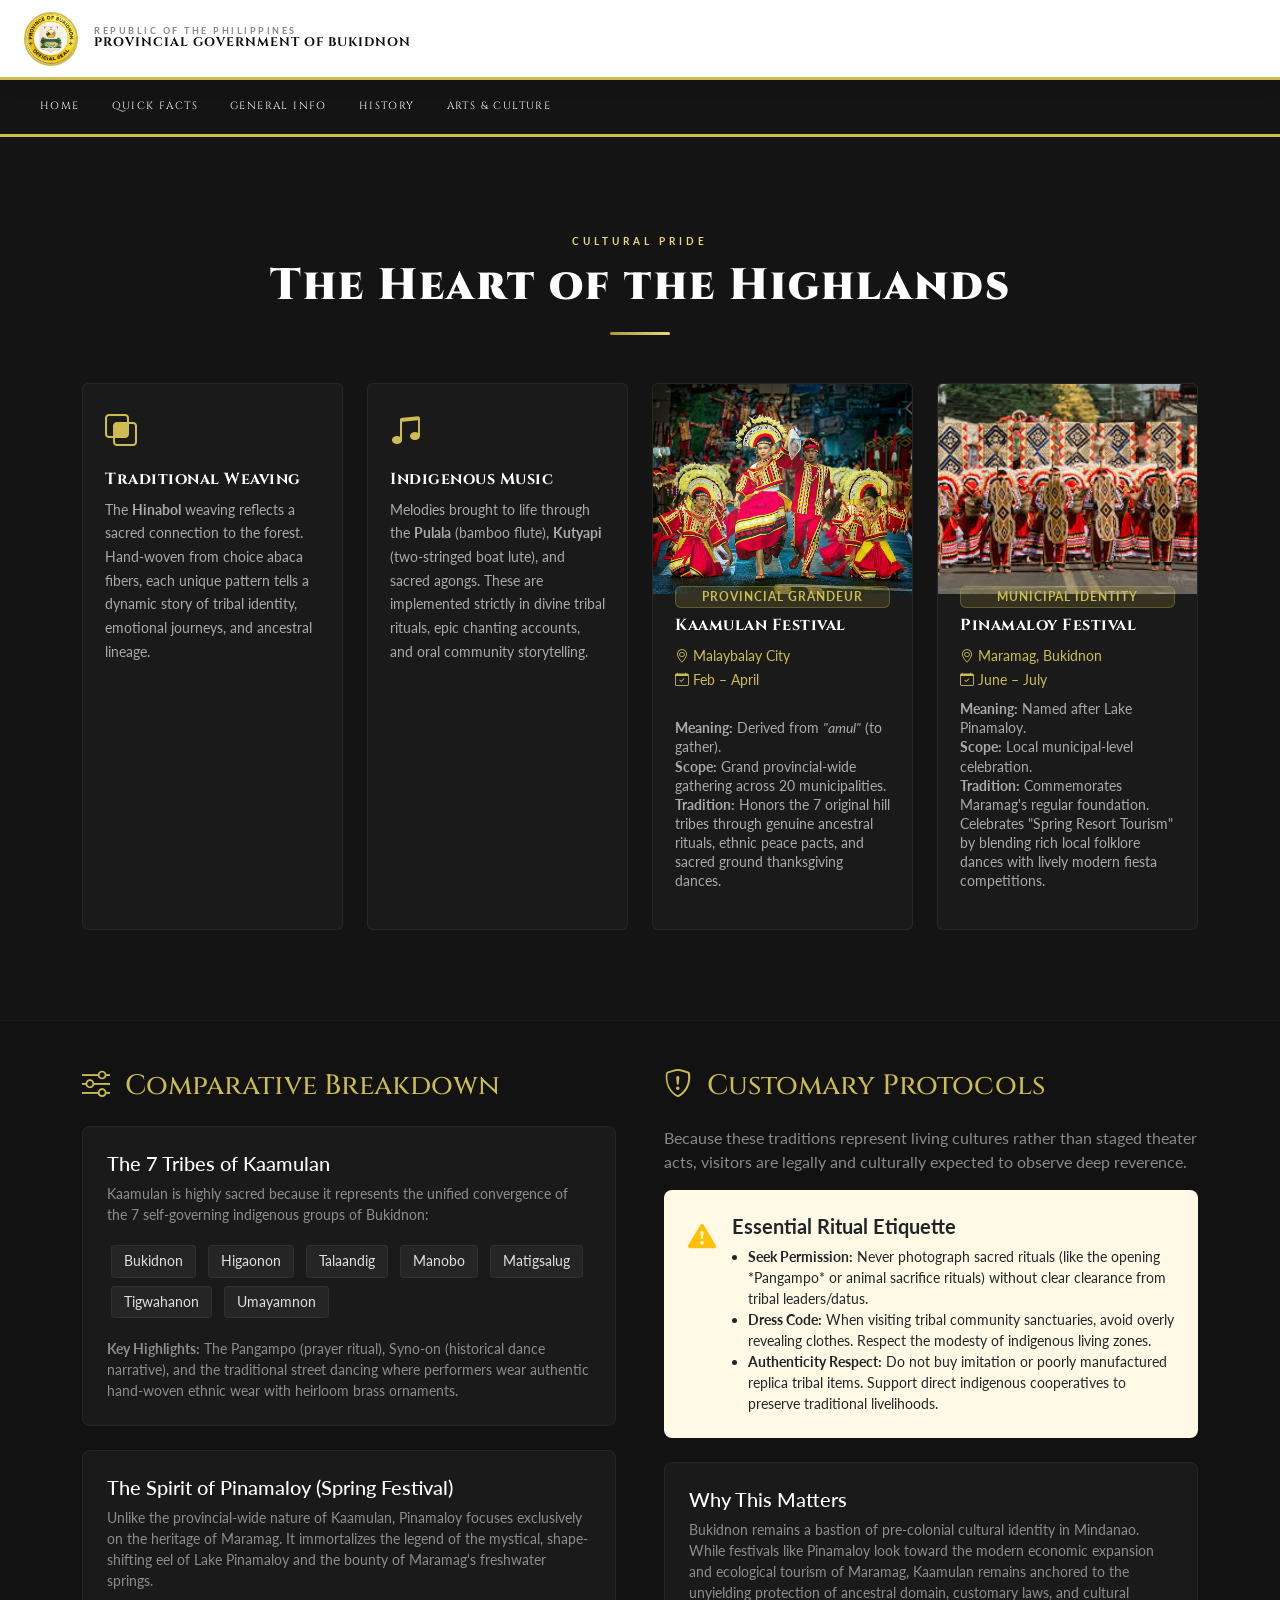
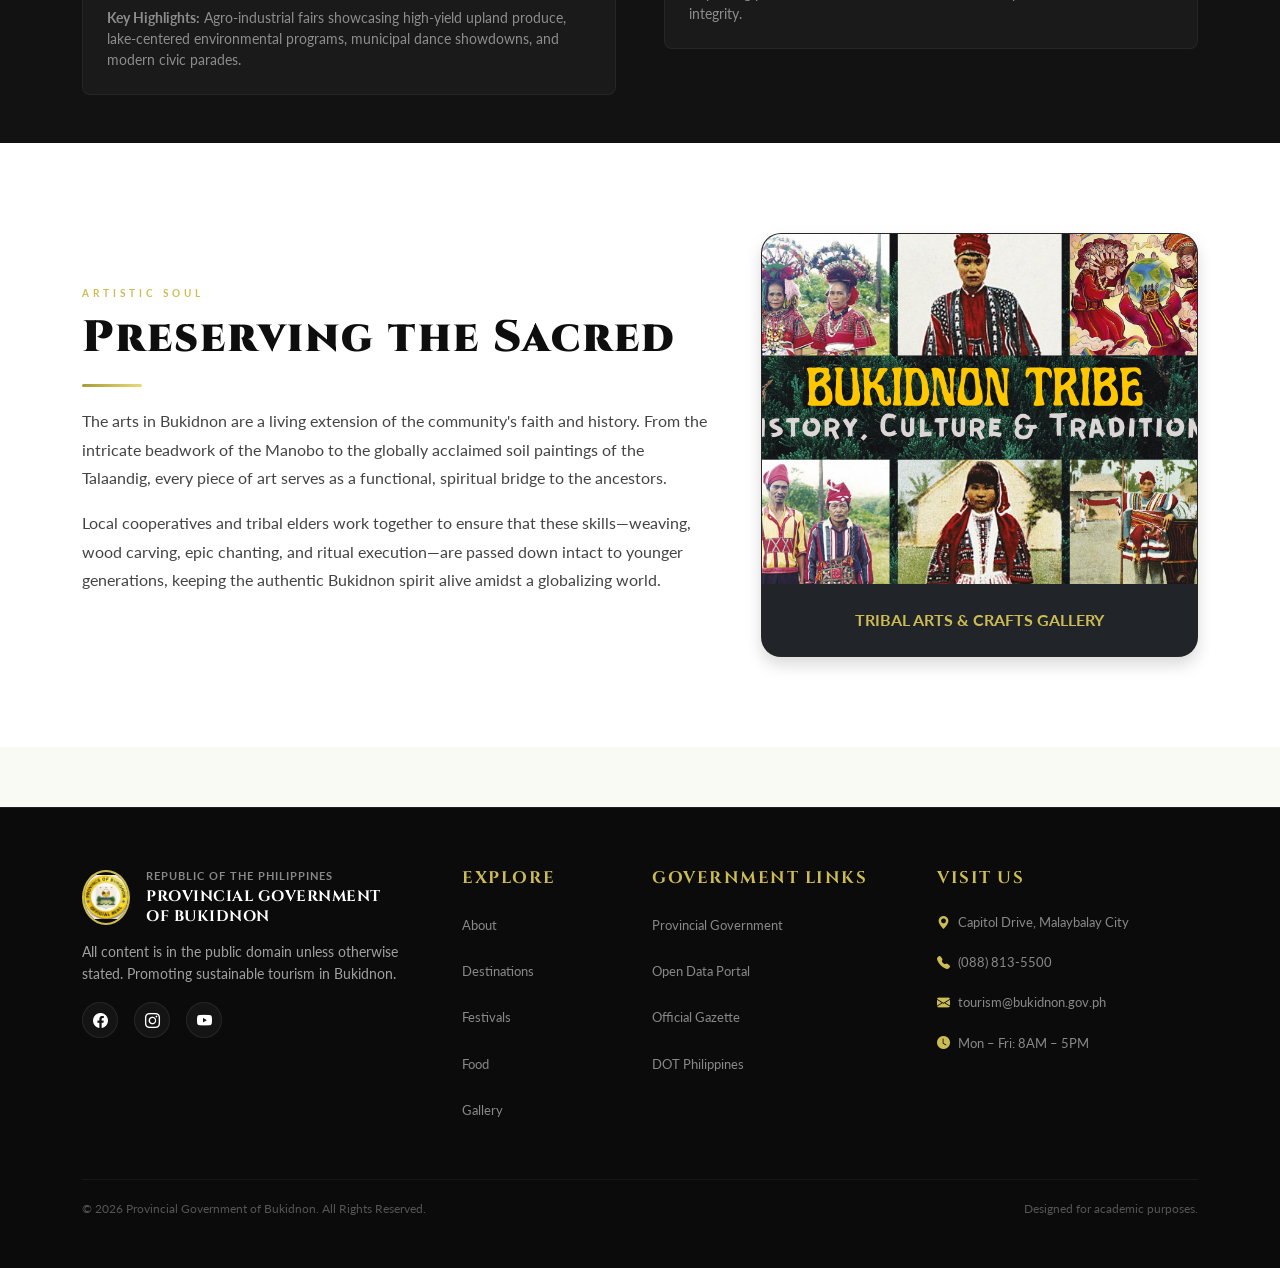
<file: artsandculture.html>
<!DOCTYPE html>
<html lang="en">
<head>
    <meta charset="UTF-8">
    <meta name="viewport" content="width=device-width, initial-scale=1.0">
    <title>Arts & Culture – Bukidnon Tourism</title>
    <link rel="preconnect" href="https://fonts.googleapis.com">
    <link rel="preconnect" href="https://fonts.gstatic.com" crossorigin>
    <link href="https://fonts.googleapis.com/css2?family=Cinzel:wght@400;700;900&family=Lato:wght@300;400;700&display=swap" rel="stylesheet">
    <link href="https://cdn.jsdelivr.net/npm/bootstrap@5.3.3/dist/css/bootstrap.min.css" rel="stylesheet">
    <link href="https://cdn.jsdelivr.net/npm/bootstrap-icons@1.11.3/font/bootstrap-icons.min.css" rel="stylesheet">
    <link rel="stylesheet" href="styles/index_style.css">
    
    <style>
        /* ── ORGANIZED GOVERNMENT FOOTER & EXTENDED STYLES ── */
        :root {
            --gold: #ccbc52;
            --dark-card: #1a1a1a;
        }
        
        .badge-ethnic {
            background-color: rgba(204, 188, 82, 0.15);
            color: var(--gold);
            border: 1px solid rgba(204, 188, 82, 0.3);
            font-size: 0.75rem;
            letter-spacing: 1px;
            text-transform: uppercase;
        }

        .protocol-box {
            background-color: #fff9e6;
            border-left: 4px solid #d4af37;
            color: #333;
        }

        .tribe-badge-grid {
            display: inline-block;
            background: #252525;
            color: #e0e0e0;
            padding: 5px 12px;
            margin: 4px;
            border-radius: 4px;
            font-size: 0.85rem;
            border: 1px solid rgba(255,255,255,0.05);
        }

        .site-footer {
            background-color: #0b0b0b;
            padding: 60px 0 30px 0;
            font-size: 0.9rem;
            color: #b3b3b3;
            border-top: 1px solid rgba(255, 255, 255, 0.08);
            margin-top: 60px;
        }
        .footer-logo {
            height: 55px;
            object-fit: contain;
        }
        .footer-province-sub {
            font-size: 0.7rem;
            letter-spacing: 1px;
            color: #888;
            margin-bottom: 2px;
        }
        .footer-province-name {
            font-family: 'Cinzel', serif;
            font-size: 0.95rem;
            font-weight: 700;
            color: #fff;
            line-height: 1.3;
            margin-bottom: 0;
        }
        .footer-about {
            font-size: 0.85rem;
            line-height: 1.6;
            color: #a0a0a0;
            margin-top: 15px;
        }
        .footer-heading {
            font-family: 'Cinzel', serif;
            color: var(--gold);
            font-size: 1.05rem;
            font-weight: 700;
            letter-spacing: 1.5px;
            text-transform: uppercase;
            margin-bottom: 20px;
            position: relative;
        }
        .footer-links {
            list-style: none;
            padding-left: 0;
            margin-bottom: 0;
        }
        .footer-links li {
            margin-bottom: 12px;
            display: flex;
            align-items: center;
        }
        .footer-links a {
            color: #b3b3b3;
            text-decoration: none;
            transition: color 0.3s ease;
        }
        .footer-links a:hover {
            color: var(--gold);
        }
        .text-gold {
            color: var(--gold) !important;
        }
        .social-btn {
            width: 36px;
            height: 36px;
            background: rgba(255,255,255,0.04);
            border: 1px solid rgba(255,255,255,0.08);
            border-radius: 50%;
            display: flex;
            align-items: center;
            justify-content: center;
            color: #fff;
            text-decoration: none;
            transition: all 0.3s ease;
        }
        .social-btn:hover {
            background: var(--gold);
            color: #111;
            transform: translateY(-3px);
        }
        .footer-bottom {
            margin-top: 40px;
            padding-top: 20px;
            border-top: 1px solid rgba(255, 255, 255, 0.05);
            display: flex;
            justify-content: space-between;
            flex-wrap: wrap;
            font-size: 0.8rem;
            color: #666;
        }
        .footer-bottom p {
            margin-bottom: 0;
        }
    </style>
</head>
<body>

    <header class="site-header">
        <div class="header-inner d-flex align-items-center justify-content-between px-4">
            <div class="d-flex align-items-center gap-3">
                <img src="image/logo.png" alt="Bukidnon Logo" class="site-logo">
                <div>
                    <p class="header-sub mb-0">REPUBLIC OF THE PHILIPPINES</p>
                    <h1 class="header-title mb-0">PROVINCIAL GOVERNMENT OF BUKIDNON</h1>
                </div>
            </div>
            <button class="hamburger-btn d-xl-none" id="hamburgerBtn"><span></span><span></span><span></span></button>
        </div>
    </header>

    <nav class="main-nav" id="mainNav">
        <div class="nav-inner d-flex align-items-center px-4">
            <ul class="nav-list d-flex align-items-stretch m-0 p-0 flex-wrap">
                <li class="nav-item-custom"><a class="nav-link-custom" href="index.html">Home</a></li>
                <li class="nav-item-custom"><a class="nav-link-custom" href="quickfacts.html">Quick Facts</a></li>
                <li class="nav-item-custom"><a class="nav-link-custom" href="generalinfo.html">General Info</a></li>
                <li class="nav-item-custom"><a class="nav-link-custom" href="history.html">History</a></li>
                <li class="nav-item-custom"><a class="nav-link-custom active" href="artsandculture.html">Arts & Culture</a></li>
            </ul>
        </div>
    </nav>

    <section class="section-block section-dark">
        <div class="container">
            <div class="text-center mb-5">
                <div class="section-eyebrow light">Cultural Pride</div>
                <h2 class="section-heading light">The Heart of the Highlands</h2>
                <div class="section-rule mx-auto"></div>
            </div>

            <div class="row g-4">
                <div class="col-md-6 col-lg-3">
                    <div class="dest-card h-100">
                        <div class="dest-body">
                            <i class="bi bi-intersect text-gold fs-2 mb-3"></i>
                            <h3 class="dest-title">Traditional Weaving</h3>
                            <p class="dest-desc">The <strong>Hinabol</strong> weaving reflects a sacred connection to the forest. Hand-woven from choice abaca fibers, each unique pattern tells a dynamic story of tribal identity, emotional journeys, and ancestral lineage.</p>
                        </div>
                    </div>
                </div>

                <div class="col-md-6 col-lg-3">
                    <div class="dest-card h-100">
                        <div class="dest-body">
                            <i class="bi bi-music-note-beamed text-gold fs-2 mb-3"></i>
                            <h3 class="dest-title">Indigenous Music</h3>
                            <p class="dest-desc">Melodies brought to life through the <strong>Pulala</strong> (bamboo flute), <strong>Kutyapi</strong> (two-stringed boat lute), and sacred agongs. These are implemented strictly in divine tribal rituals, epic chanting accounts, and oral community storytelling.</p>
                        </div>
                    </div>
                </div>

                <div class="col-md-6 col-lg-3">
                    <div class="dest-card h-100">
                        <div class="dest-img-container" style="height: 180px;">
                            <img src="image/kaamulan.jpg" alt="Kaamulan Festival" class="dest-img">
                        </div>
                        <div class="dest-body">
                            <span class="badge badge-ethnic mb-2">Provincial Grandeur</span>
                            <h3 class="dest-title">Kaamulan Festival</h3>
                            <p class="dest-desc small mb-2">
                                <span class="text-gold"><i class="bi bi-geo-alt"></i> Malaybalay City</span><br>
                                <span class="text-gold"><i class="bi bi-calendar-check"></i> Feb – April</span>
                            </p>
                            <p class="dest-desc card-text-muted small" style="font-size: 0.85rem; line-height: 1.4;">
                                <strong>Meaning:</strong> Derived from <i>"amul"</i> (to gather).<br>
                                <strong>Scope:</strong> Grand provincial-wide gathering across 20 municipalities.<br>
                                <strong>Tradition:</strong> Honors the 7 original hill tribes through genuine ancestral rituals, ethnic peace pacts, and sacred ground thanksgiving dances.
                            </p>
                        </div>
                    </div>
                </div>

                <div class="col-md-6 col-lg-3">
                    <div class="dest-card h-100">
                        <div class="dest-img-container" style="height: 180px;">
                            <img src="image/pinamaloy.jpg" alt="Pinamaloy Festival" class="dest-img">
                        </div>
                        <div class="dest-body">
                            <span class="badge badge-ethnic mb-2">Municipal Identity</span>
                            <h3 class="dest-title">Pinamaloy Festival</h3>
                            <p class="dest-desc small mb-2">
                                <span class="text-gold"><i class="bi bi-geo-alt"></i> Maramag, Bukidnon</span><br>
                                <span class="text-gold"><i class="bi bi-calendar-check"></i> June – July</span>
                            </p>
                            <p class="dest-desc card-text-muted small" style="font-size: 0.85rem; line-height: 1.4;">
                                <strong>Meaning:</strong> Named after Lake Pinamaloy.<br>
                                <strong>Scope:</strong> Local municipal-level celebration.<br>
                                <strong>Tradition:</strong> Commemorates Maramag's regular foundation. Celebrates "Spring Resort Tourism" by blending rich local folklore dances with lively modern fiesta competitions.
                            </p>
                        </div>
                    </div>
                </div>
            </div> 
        </div> 
    </section>

    <section class="py-5" style="background-color: #121212; border-top: 1px solid rgba(255,255,255,0.05);">
        <div class="container text-white">
            <div class="row g-5">
                <div class="col-lg-6">
                    <h3 style="font-family: 'Cinzel', serif;" class="text-gold mb-4"><i class="bi bi-sliders me-2"></i> Comparative Breakdown</h3>
                    <div class="p-4 rounded-3 mb-4" style="background-color: var(--dark-card); border: 1px solid rgba(255,255,255,0.05);">
                        <h5>The 7 Tribes of Kaamulan</h5>
                        <p class="text-white-50 small">Kaamulan is highly sacred because it represents the unified convergence of the 7 self-governing indigenous groups of Bukidnon:</p>
                        <div class="mb-2">
                            <span class="tribe-badge-grid">Bukidnon</span>
                            <span class="tribe-badge-grid">Higaonon</span>
                            <span class="tribe-badge-grid">Talaandig</span>
                            <span class="tribe-badge-grid">Manobo</span>
                            <span class="tribe-badge-grid">Matigsalug</span>
                            <span class="tribe-badge-grid">Tigwahanon</span>
                            <span class="tribe-badge-grid">Umayamnon</span>
                        </div>
                        <p class="text-white-50 small mt-3 mb-0"><strong>Key Highlights:</strong> The Pangampo (prayer ritual), Syno-on (historical dance narrative), and the traditional street dancing where performers wear authentic hand-woven ethnic wear with heirloom brass ornaments.</p>
                    </div>

                    <div class="p-4 rounded-3" style="background-color: var(--dark-card); border: 1px solid rgba(255,255,255,0.05);">
                        <h5>The Spirit of Pinamaloy (Spring Festival)</h5>
                        <p class="text-white-50 small">Unlike the provincial-wide nature of Kaamulan, Pinamaloy focuses exclusively on the heritage of Maramag. It immortalizes the legend of the mystical, shape-shifting eel of Lake Pinamaloy and the bounty of Maramag's freshwater springs.</p>
                        <p class="text-white-50 small mb-0"><strong>Key Highlights:</strong> Agro-industrial fairs showcasing high-yield upland produce, lake-centered environmental programs, municipal dance showdowns, and modern civic parades.</p>
                    </div>
                </div>

                <div class="col-lg-6">
                    <h3 style="font-family: 'Cinzel', serif;" class="text-gold mb-4"><i class="bi bi-shield-exclamation me-2"></i> Customary Protocols</h3>
                    <p class="text-white-50">Because these traditions represent living cultures rather than staged theater acts, visitors are legally and culturally expected to observe deep reverence.</p>
                    
                    <div class="card protocol-box p-4 border-0 mb-4 rounded-3">
                        <div class="d-flex gap-3">
                            <i class="bi bi-exclamation-triangle-fill fs-3 text-warning"></i>
                            <div>
                                <h5 class="fw-bold text-dark">Essential Ritual Etiquette</h5>
                                <ul class="text-dark small ps-3 mb-0">
                                    <li><strong>Seek Permission:</strong> Never photograph sacred rituals (like the opening *Pangampo* or animal sacrifice rituals) without clear clearance from tribal leaders/datus.</li>
                                    <li><strong>Dress Code:</strong> When visiting tribal community sanctuaries, avoid overly revealing clothes. Respect the modesty of indigenous living zones.</li>
                                    <li><strong>Authenticity Respect:</strong> Do not buy imitation or poorly manufactured replica tribal items. Support direct indigenous cooperatives to preserve traditional livelihoods.</li>
                                </ul>
                            </div>
                        </div>
                    </div>

                    <div class="p-4 rounded-3" style="background-color: var(--dark-card); border: 1px solid rgba(255,255,255,0.05);">
                        <h5>Why This Matters</h5>
                        <p class="text-white-50 small mb-0">Bukidnon remains a bastion of pre-colonial cultural identity in Mindanao. While festivals like Pinamaloy look toward the modern economic expansion and ecological tourism of Maramag, Kaamulan remains anchored to the unyielding protection of ancestral domain, customary laws, and cultural integrity.</p>
                    </div>
                </div>
            </div>
        </div>
    </section>

    <section class="section-block bg-white">
        <div class="container">
            <div class="row align-items-center g-5">
                <div class="col-lg-7">
                    <div class="section-eyebrow">Artistic Soul</div>
                    <h2 class="section-heading">Preserving the Sacred</h2>
                    <div class="section-rule"></div>
                    <p class="section-body">
                        The arts in Bukidnon are a living extension of the community's faith and history. From the intricate beadwork of the Manobo to the globally acclaimed soil paintings of the Talaandig, every piece of art serves as a functional, spiritual bridge to the ancestors.
                    </p>
                    <p class="section-body mt-3">
                        Local cooperatives and tribal elders work together to ensure that these skills—weaving, wood carving, epic chanting, and ritual execution—are passed down intact to younger generations, keeping the authentic Bukidnon spirit alive amidst a globalizing world.
                    </p>
                </div>
                <div class="col-lg-5">
                    <div class="tribe-card p-0 overflow-hidden shadow" style="border-radius: 20px;">
                        <img src="image/sacred.jpg" alt="Tribal Arts" class="img-fluid w-100 h-100" style="object-fit: cover; min-height: 350px;">
                        <div class="p-4 bg-dark text-center">
                            <span class="text-gold font-display fw-bold">TRIBAL ARTS & CRAFTS GALLERY</span>
                        </div>
                    </div>
                </div>
            </div>
        </div>
    </section>

    <footer class="site-footer">
      <div class="container">
        <div class="row g-4">
          <div class="col-lg-4">
            <div class="d-flex align-items-center gap-3 mb-3">
              <img src="image/logo.png" alt="Logo" class="footer-logo" onerror="this.style.display='none'">
              <div>
                <p class="footer-province-sub">REPUBLIC OF THE PHILIPPINES</p>
                <p class="footer-province-name">PROVINCIAL GOVERNMENT<br>OF BUKIDNON</p>
              </div>
            </div>
            <p class="footer-about">All content is in the public domain unless otherwise stated. Promoting sustainable tourism in Bukidnon.</p>
            <div class="d-flex gap-3 mt-3">
              <a href="#" class="social-btn"><i class="bi bi-facebook"></i></a>
              <a href="#" class="social-btn"><i class="bi bi-instagram"></i></a>
              <a href="#" class="social-btn"><i class="bi bi-youtube"></i></a>
            </div>
          </div>
          <div class="col-sm-6 col-lg-2">
            <h5 class="footer-heading">Explore</h5>
            <ul class="footer-links">
              <li><a href="index.html#about">About</a></li>
              <li><a href="index.html#destinations">Destinations</a></li>
              <li><a href="index.html#festivals">Festivals</a></li>
              <li><a href="index.html#food">Food</a></li>
              <li><a href="gallery.html">Gallery</a></li>
            </ul>
          </div>
          <div class="col-sm-6 col-lg-3">
            <h5 class="footer-heading">Government Links</h5>
            <ul class="footer-links">
              <li><a href="https://bukidnon.gov.ph" target="_blank">Provincial Government</a></li>
              <li><a href="https://data.gov.ph/" target="_blank">Open Data Portal</a></li>
              <li><a href="https://www.officialgazette.gov.ph/" target="_blank">Official Gazette</a></li>
              <li><a href="https://www.tourism.gov.ph/" target="_blank">DOT Philippines</a></li>
            </ul>
          </div>
          <div class="col-lg-3">
            <h5 class="footer-heading">Visit Us</h5>
            <ul class="footer-links">
              <li><i class="bi bi-geo-alt-fill text-gold me-2"></i>Capitol Drive, Malaybalay City</li>
              <li><i class="bi bi-telephone-fill text-gold me-2"></i>(088) 813-5500</li>
              <li><i class="bi bi-envelope-fill text-gold me-2"></i>tourism@bukidnon.gov.ph</li>
              <li><i class="bi bi-clock-fill text-gold me-2"></i>Mon – Fri: 8AM – 5PM</li>
            </ul>
          </div>
        </div>
        <div class="footer-bottom">
          <p>© 2026 Provincial Government of Bukidnon. All Rights Reserved.</p>
          <p>Designed for academic purposes.</p>
        </div>
      </div>
    </footer>

    <script src="https://cdn.jsdelivr.net/npm/bootstrap@5.3.3/dist/js/bootstrap.bundle.min.js"></script>
    <script>
        // Hamburger Toggle for Mobile
        document.getElementById('hamburgerBtn').addEventListener('click', function() {
            this.classList.toggle('active');
            document.getElementById('mainNav').classList.toggle('nav-open');
        });
    </script>
    <script src="js/script.js"></script>
</body>
</html>
</file>
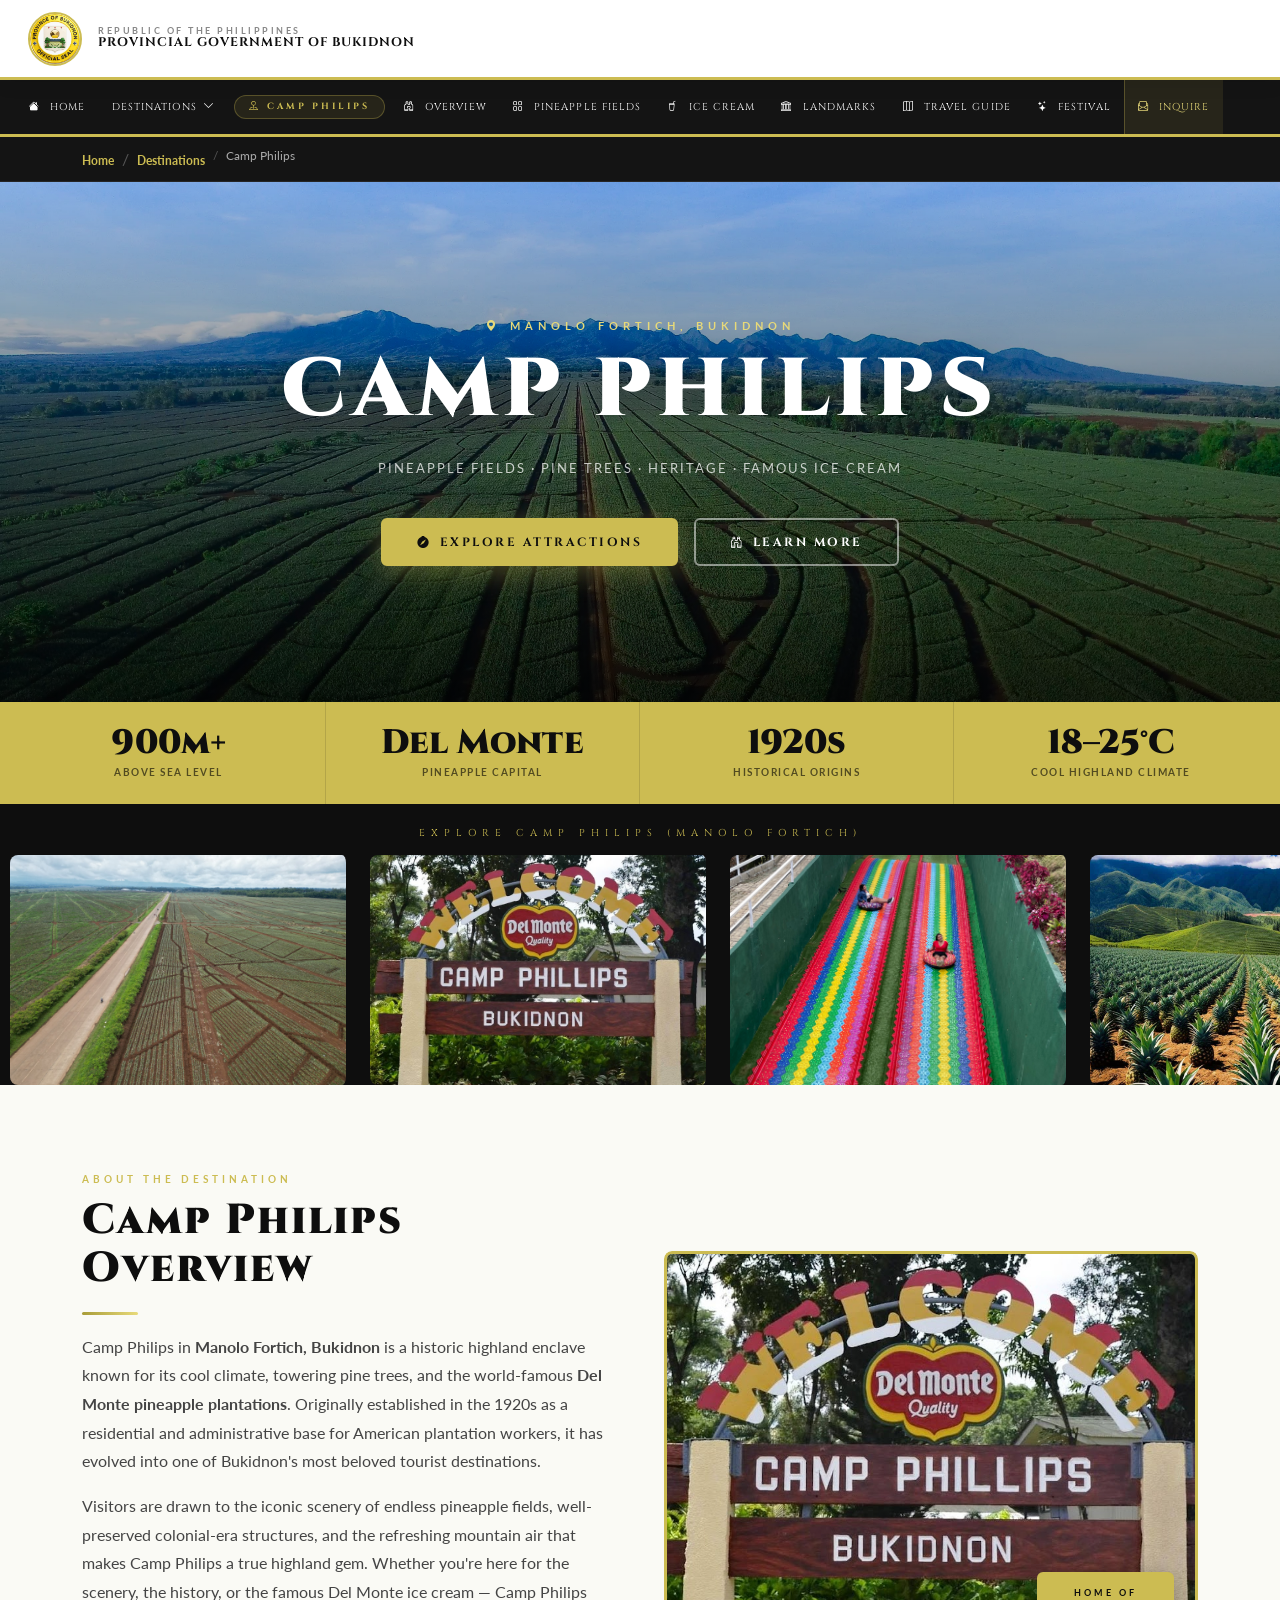
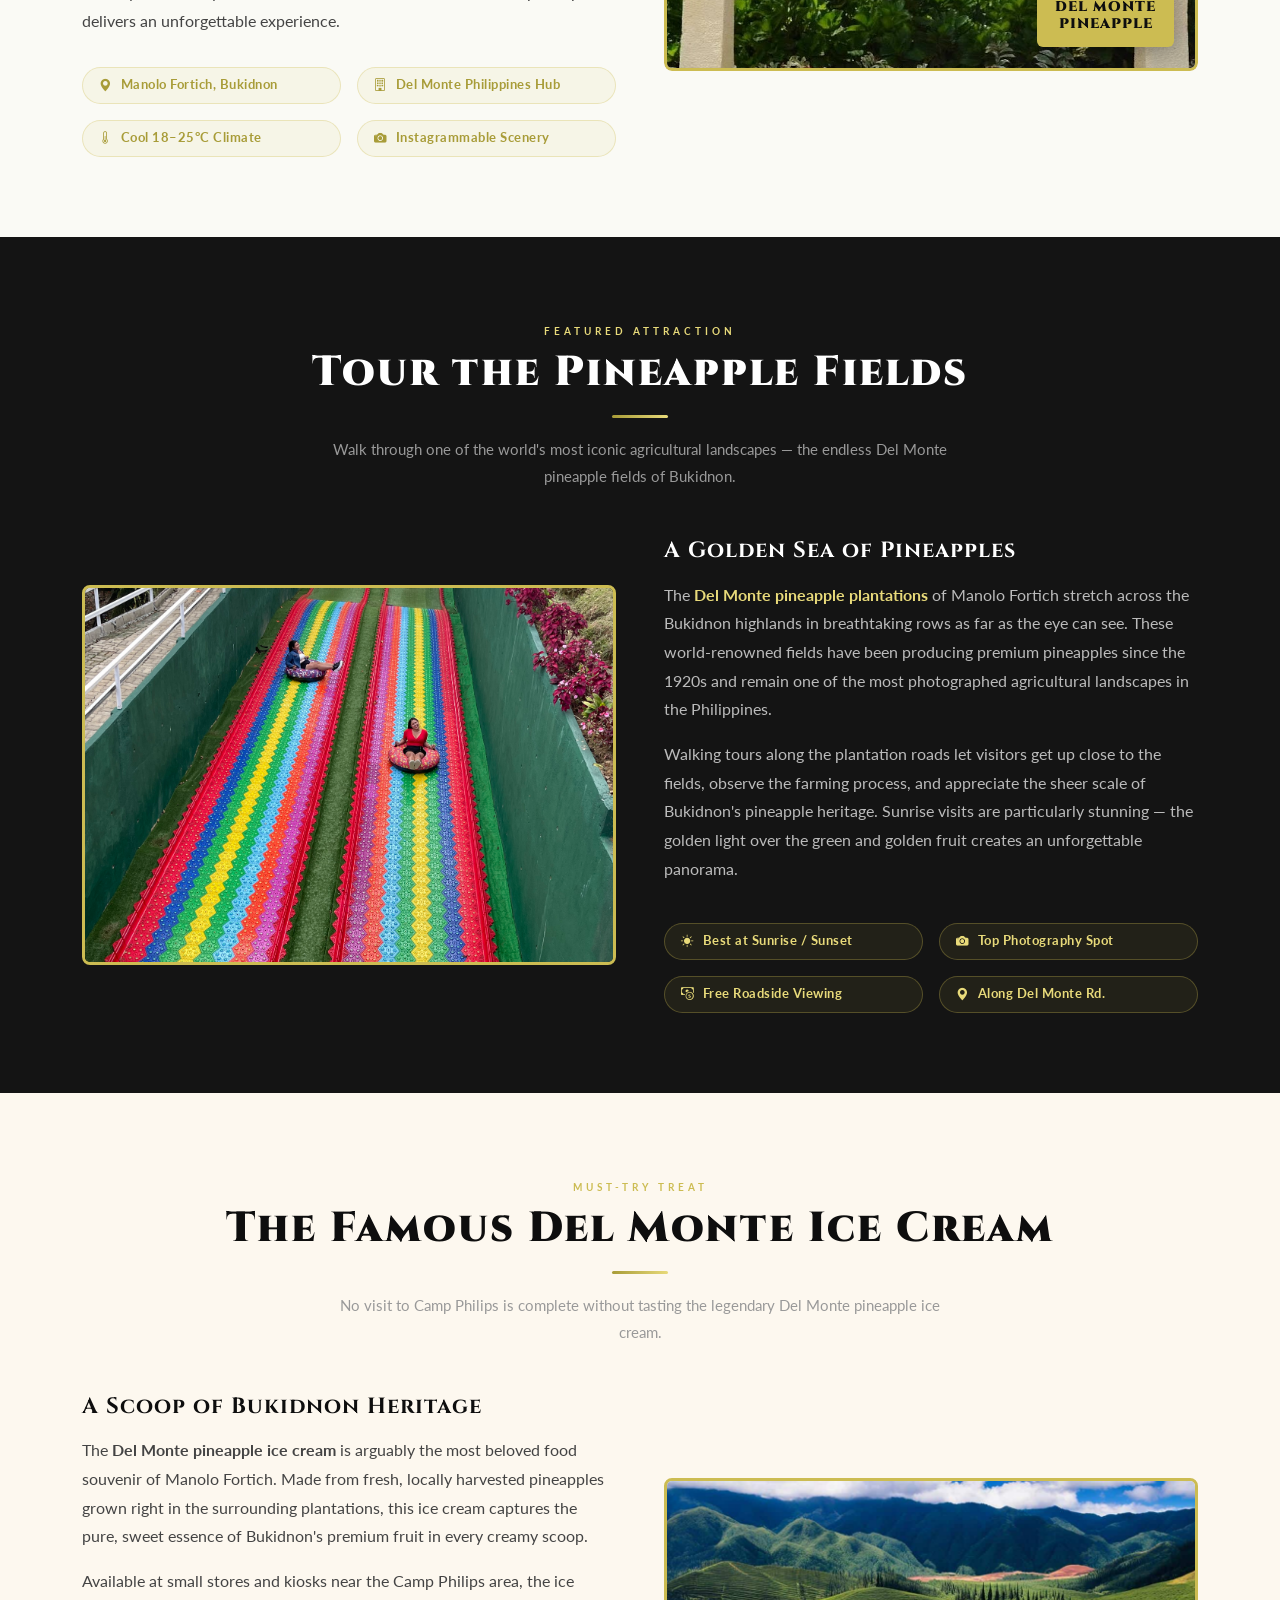
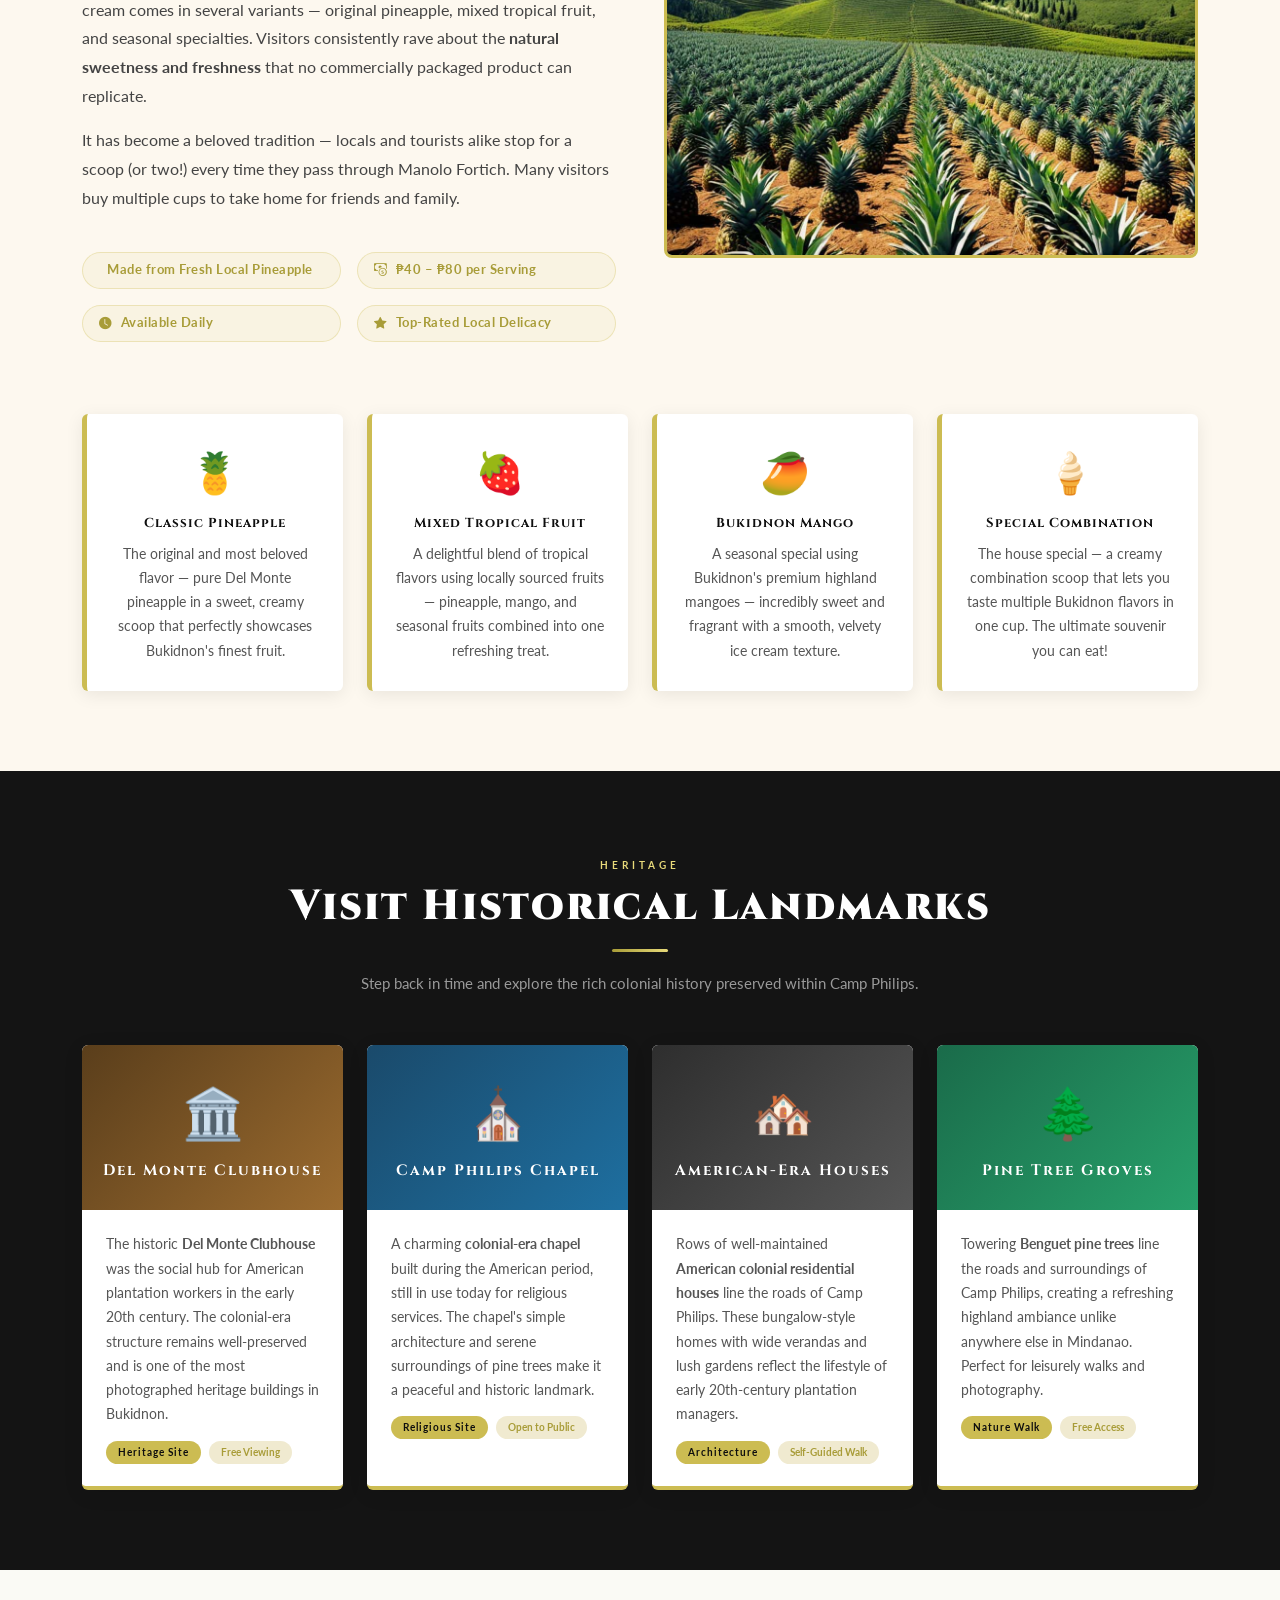
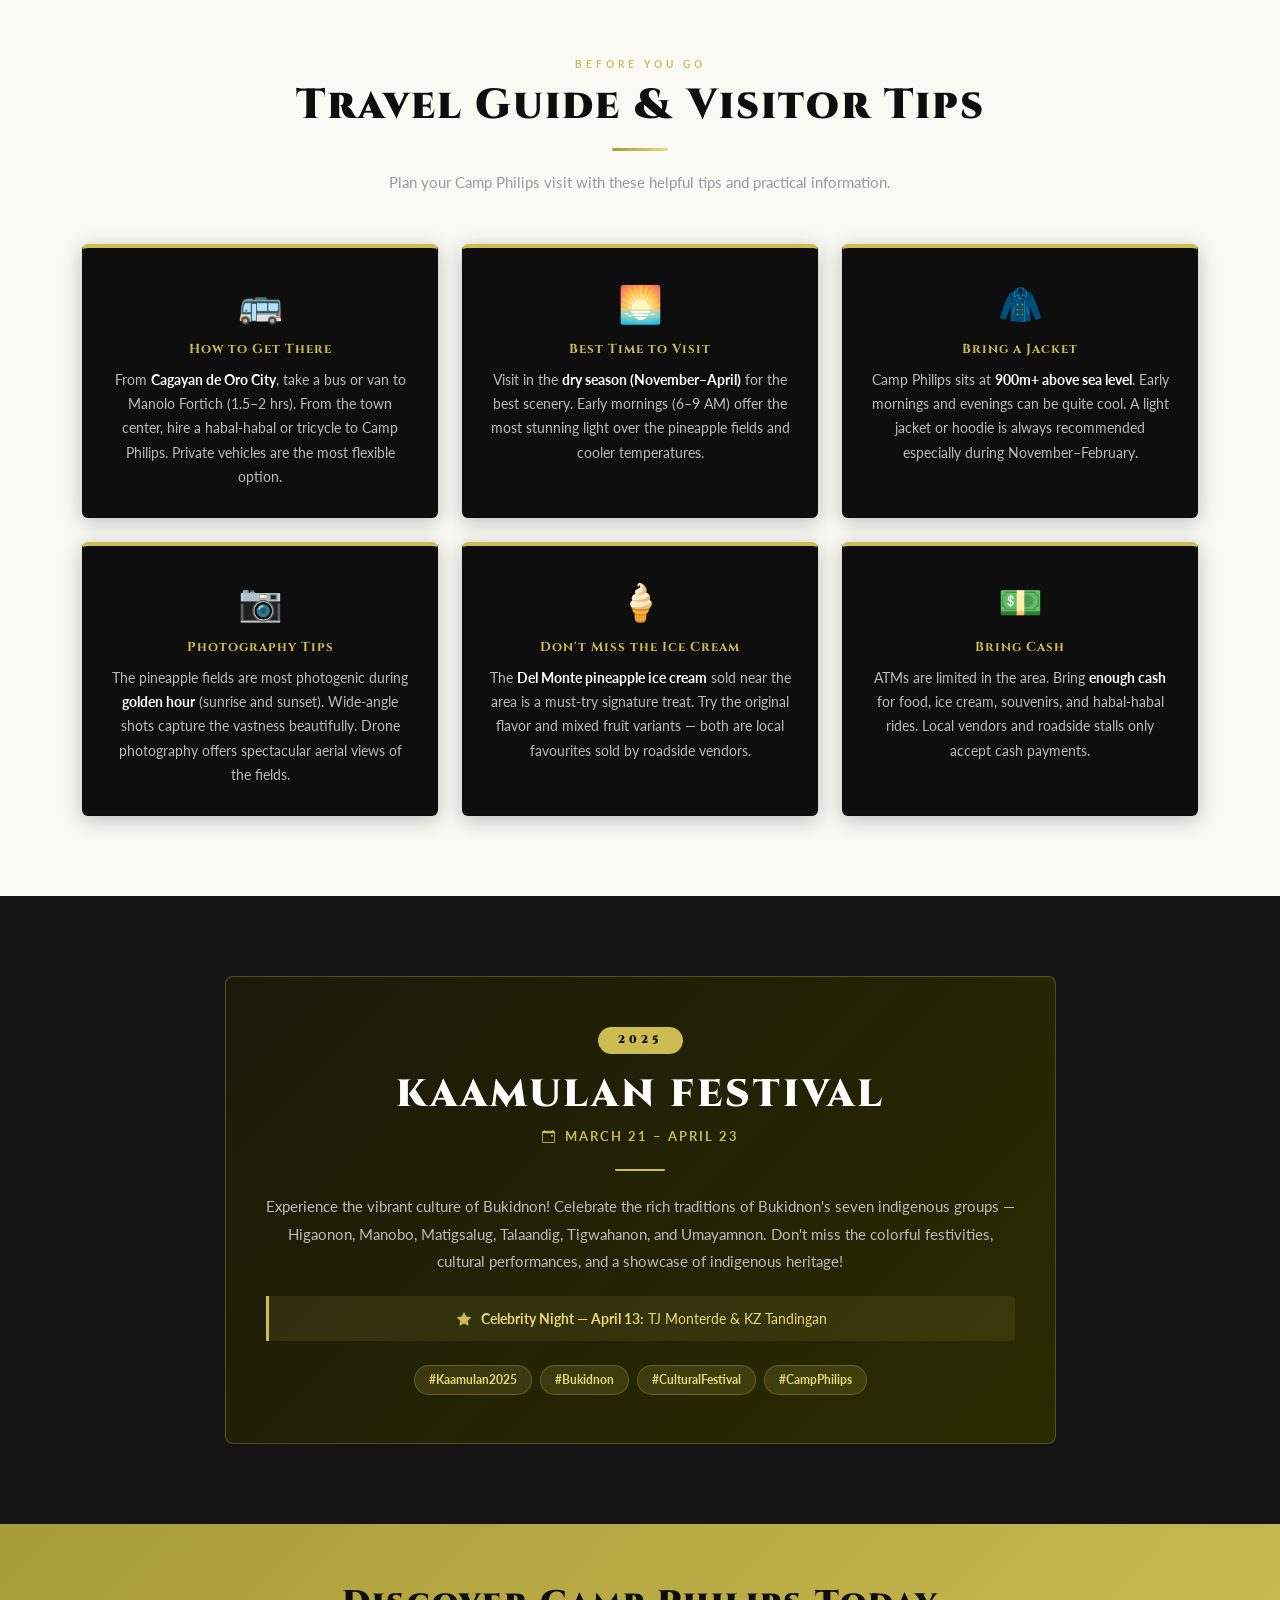
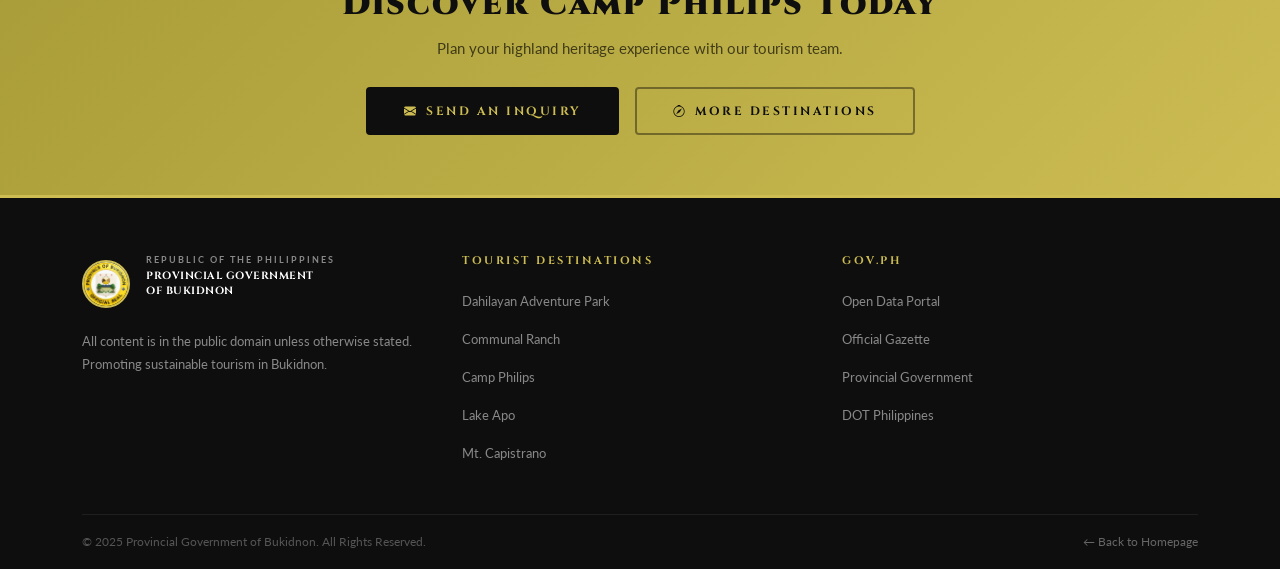
<file: Camp-Philips.html>
<!DOCTYPE html>
<html lang="en">
<head>
<meta charset="UTF-8">
<meta name="viewport" content="width=device-width, initial-scale=1.0">
<title>Camp Philips – Manolo Fortich, Bukidnon</title>
<link rel="preconnect" href="https://fonts.googleapis.com">
<link rel="preconnect" href="https://fonts.gstatic.com" crossorigin>
<link href="https://fonts.googleapis.com/css2?family=Cinzel:wght@400;600;700;900&family=Lato:ital,wght@0,300;0,400;0,700;1,300&display=swap" rel="stylesheet">
<link href="https://cdn.jsdelivr.net/npm/bootstrap@5.3.3/dist/css/bootstrap.min.css" rel="stylesheet">
<link href="https://cdn.jsdelivr.net/npm/bootstrap-icons@1.11.3/font/bootstrap-icons.min.css" rel="stylesheet">
<link rel="stylesheet" href="styles/index_style.css">
<style>
:root{--gold:#ccbc52;--gold-dark:#a89c38;--gold-light:#e8da7a;--black:#0e0e0e;--dark:#141414;--mid:#222;--dark-card:#1c1c1c;--white:#fff;--off-white:#fafaf5;--warm-bg:#fdf8ef;--text-body:#444;--text-muted:#888;--font-display:'Cinzel',serif;--font-body:'Lato',sans-serif;--header-h:80px;--nav-h:54px;--radius:6px;--transition:.25s ease;}
*,*::before,*::after{box-sizing:border-box;margin:0;padding:0;}html{scroll-behavior:smooth;}body{font-family:var(--font-body);background:var(--off-white);color:var(--text-body);overflow-x:hidden;}img{max-width:100%;display:block;}a{text-decoration:none;}

.site-header{position:sticky;top:0;z-index:1200;height:var(--header-h);background:var(--white);border-bottom:3px solid var(--gold);box-shadow:0 2px 18px rgba(0,0,0,.10);transition:height var(--transition);}
.site-header.header-scrolled{height:64px;}
.header-inner{height:100%;padding:0 28px;}
.site-logo{width:54px;height:54px;border-radius:50%;border:2.5px solid var(--gold);object-fit:cover;transition:width var(--transition),height var(--transition);}
.header-scrolled .site-logo{width:44px;height:44px;}
.header-sub{font-size:9px;font-weight:700;letter-spacing:2.5px;color:var(--text-muted);text-transform:uppercase;line-height:1;}
.header-title{font-family:var(--font-display);font-size:12.5px;font-weight:700;letter-spacing:1px;color:var(--black);line-height:1.35;}
.hamburger-btn{display:none;flex-direction:column;justify-content:center;gap:5px;background:none;border:none;cursor:pointer;padding:8px;}
.hamburger-btn span{display:block;width:26px;height:2px;background:var(--black);border-radius:2px;transition:transform .3s,opacity .3s;}
.hamburger-btn.active span:nth-child(1){transform:translateY(7px) rotate(45deg);}
.hamburger-btn.active span:nth-child(2){opacity:0;}
.hamburger-btn.active span:nth-child(3){transform:translateY(-7px) rotate(-45deg);}
.main-nav{background:var(--dark);border-bottom:3px solid var(--gold);position:sticky;top:var(--header-h);z-index:1100;transition:top var(--transition);}
.header-scrolled~.main-nav{top:64px;}
.nav-inner{min-height:var(--nav-h);}
.nav-list{list-style:none;}
.nav-item-custom{position:relative;}
.nav-link-custom{display:flex;align-items:center;gap:6px;padding:0 13px;height:var(--nav-h);color:var(--white);font-family:var(--font-display);font-size:10px;letter-spacing:1.1px;text-transform:uppercase;white-space:nowrap;cursor:pointer;transition:background var(--transition),color var(--transition);}
.nav-link-custom:hover,.nav-item-active .nav-link-custom{background:var(--gold);color:var(--black);}
.nav-chevron{font-size:11px;transition:transform .3s;}
.nav-item-custom:hover .nav-chevron,.nav-item-open .nav-chevron{transform:rotate(180deg);}
.nav-page-label{display:flex;align-items:center;}
.nav-section-pill{display:inline-flex;align-items:center;gap:6px;font-family:var(--font-display);font-size:9px;font-weight:700;letter-spacing:3px;text-transform:uppercase;color:var(--gold);background:rgba(204,188,82,.10);border:1px solid rgba(204,188,82,.30);border-radius:20px;padding:4px 14px;white-space:nowrap;pointer-events:none;margin:0 6px;}
.nav-cta .nav-link-custom{background:rgba(204,188,82,.10);border-left:1px solid rgba(204,188,82,.30);color:var(--gold-light);}
.nav-cta .nav-link-custom:hover{background:var(--gold);color:var(--black);}
.nav-dropdown{display:none;position:absolute;top:var(--nav-h);left:0;min-width:230px;background:var(--mid);border-top:3px solid var(--gold);list-style:none;box-shadow:0 12px 32px rgba(0,0,0,.4);z-index:999;animation:dropIn .2s ease;}
.nav-item-custom:hover .nav-dropdown{display:block;}
@keyframes dropIn{from{opacity:0;transform:translateY(-8px);}to{opacity:1;transform:translateY(0);}}
.nav-dropdown li a{display:flex;align-items:center;gap:10px;padding:12px 20px;color:#ccc;font-size:13px;border-bottom:1px solid rgba(255,255,255,.05);transition:background var(--transition),color var(--transition),padding-left var(--transition);}
.nav-dropdown li:last-child a{border-bottom:none;}
.nav-dropdown li a:hover{background:var(--gold);color:var(--black);padding-left:28px;font-weight:700;}
.btn-gold{display:inline-block;padding:13px 34px;background:var(--gold);color:var(--black);font-family:var(--font-display);font-size:12px;font-weight:700;letter-spacing:2.5px;text-transform:uppercase;border-radius:var(--radius);border:2px solid var(--gold);box-shadow:0 6px 28px rgba(204,188,82,.35);transition:background var(--transition),transform .2s;}
.btn-gold:hover{background:var(--gold-light);transform:translateY(-2px);color:var(--black);}
.btn-ghost{display:inline-block;padding:13px 34px;background:transparent;color:var(--white);font-family:var(--font-display);font-size:12px;font-weight:700;letter-spacing:2.5px;text-transform:uppercase;border-radius:var(--radius);border:2px solid rgba(255,255,255,.5);transition:all var(--transition);}
.btn-ghost:hover{border-color:var(--gold);color:var(--gold-light);transform:translateY(-2px);}
.page-hero{position:relative;width:100%;height:520px;overflow:hidden;}
.page-hero-bg{width:100%;height:100%;object-fit:cover;object-position:center;animation:heroZoom 16s ease-in-out infinite alternate;}
@keyframes heroZoom{from{transform:scale(1);}to{transform:scale(1.06);}}
.page-hero-overlay{position:absolute;inset:0;background:linear-gradient(to bottom,rgba(0,0,0,.1) 0%,rgba(0,0,0,.52) 55%,rgba(0,0,0,.82) 100%);display:flex;flex-direction:column;align-items:center;justify-content:center;text-align:center;padding:24px;}
.page-hero-eyebrow{font-size:11px;font-weight:700;letter-spacing:5px;color:var(--gold-light);text-transform:uppercase;margin-bottom:14px;animation:fadeDown .8s ease both;}
.page-hero-title{font-family:var(--font-display);font-size:clamp(40px,7vw,82px);font-weight:900;color:var(--white);letter-spacing:6px;text-shadow:0 6px 40px rgba(0,0,0,.6);line-height:1.05;animation:fadeDown .9s .1s ease both;}
.page-hero-sub{font-size:13px;letter-spacing:2px;color:rgba(255,255,255,.75);margin-top:16px;text-transform:uppercase;animation:fadeUp .8s .2s ease both;}
@keyframes fadeDown{from{opacity:0;transform:translateY(-20px);}to{opacity:1;transform:translateY(0);}}
@keyframes fadeUp{from{opacity:0;transform:translateY(20px);}to{opacity:1;transform:translateY(0);}}
.breadcrumb-bar{background:var(--dark);border-bottom:1px solid rgba(255,255,255,.07);padding:10px 0;}
.breadcrumb-bar .breadcrumb{margin:0;background:none;padding:0;}
.breadcrumb-bar .breadcrumb-item a{color:var(--gold);font-size:12px;font-weight:700;}
.breadcrumb-bar .breadcrumb-item.active{color:#aaa;font-size:12px;}
.breadcrumb-bar .breadcrumb-item+.breadcrumb-item::before{color:#555;}
.fact-bar{background:var(--gold);}
.fact-item{display:flex;flex-direction:column;align-items:center;justify-content:center;padding:24px 16px;border-right:1px solid rgba(0,0,0,.12);text-align:center;}
.fact-item:last-child{border-right:none;}
.fact-num{font-family:var(--font-display);font-size:clamp(22px,3.5vw,34px);font-weight:900;color:var(--black);line-height:1;}
.fact-label{font-size:10px;font-weight:700;letter-spacing:1.5px;text-transform:uppercase;color:rgba(0,0,0,.6);margin-top:5px;}
.slider-section{overflow:hidden;background:var(--black);}
.slider-label-bar{font-family:var(--font-display);font-size:10px;letter-spacing:6px;color:var(--gold);text-align:center;padding:22px 0 14px;text-transform:uppercase;}
.slide-track{display:flex;animation:scroll 28s linear infinite;width:max-content;}
.slide-track img{width:340px;height:230px;object-fit:cover;flex-shrink:0;border-right:4px solid var(--black);}
@keyframes scroll{0%{transform:translateX(0);}100%{transform:translateX(-50%);}}
.section-block{padding:80px 0;}
.section-dark{background:var(--dark);}
.section-warm{background:var(--warm-bg);}
.section-eyebrow{display:inline-block;font-size:10px;font-weight:700;letter-spacing:4px;text-transform:uppercase;color:var(--gold);margin-bottom:10px;}
.section-eyebrow.light{color:var(--gold-light);}
.section-heading{font-family:var(--font-display);font-size:clamp(26px,4vw,42px);font-weight:900;color:var(--black);letter-spacing:2px;line-height:1.15;}
.section-heading.light{color:var(--white);}
.section-rule{width:56px;height:3px;background:linear-gradient(90deg,var(--gold-dark),var(--gold-light));border-radius:2px;margin:18px 0;}
.section-intro{font-size:15px;line-height:1.8;color:#999;max-width:620px;margin:0 auto;}
.section-body{font-size:15.5px;line-height:1.85;color:var(--text-body);}
.info-pill{background:rgba(204,188,82,.08);border:1px solid rgba(204,188,82,.3);border-radius:30px;padding:8px 16px;font-size:12.5px;font-weight:700;color:var(--gold-dark);display:flex;align-items:center;gap:8px;}
.activity-card{background:var(--white);border-radius:var(--radius);border-bottom:4px solid var(--gold);box-shadow:0 4px 20px rgba(0,0,0,.09);overflow:hidden;height:100%;transition:transform .3s,box-shadow .3s;}
.activity-card:hover{transform:translateY(-6px);box-shadow:0 16px 36px rgba(0,0,0,.18);}
.activity-header{padding:30px 20px;text-align:center;}
.activity-emoji{font-size:50px;display:block;margin-bottom:12px;}
.activity-name{font-family:var(--font-display);font-size:15px;font-weight:700;letter-spacing:2px;color:var(--white);margin:0;}
.activity-body{padding:22px 24px;}
.activity-body p{font-size:13.5px;line-height:1.8;color:#555;margin:0;}
.activity-tags{margin-top:14px;display:flex;gap:8px;flex-wrap:wrap;}
.tag-gold{background:var(--gold);color:var(--black);font-size:10px;font-weight:700;letter-spacing:1px;padding:4px 12px;border-radius:20px;}
.tag-outline{background:#f0ead0;color:var(--gold-dark);font-size:10px;font-weight:700;padding:4px 12px;border-radius:20px;}
.env-card{background:var(--white);border-radius:var(--radius);border-left:5px solid var(--gold-dark);box-shadow:0 4px 18px rgba(0,0,0,.08);padding:28px 24px;text-align:center;height:100%;transition:transform .3s,border-color .3s;}
.env-card:hover{transform:translateY(-4px);border-color:var(--gold);}
.env-icon{font-size:40px;margin-bottom:14px;display:block;}
.env-card h3{font-family:var(--font-display);font-size:13px;font-weight:700;letter-spacing:1px;color:var(--black);margin-bottom:10px;}
.env-card p{font-size:13.5px;line-height:1.8;color:#555;margin:0;}
.tip-card{background:var(--black);border-radius:var(--radius);border-top:4px solid var(--gold);box-shadow:0 4px 20px rgba(0,0,0,.25);padding:28px 24px;text-align:center;height:100%;transition:transform .3s;}
.tip-card:hover{transform:translateY(-4px);}
.tip-icon{font-size:36px;margin-bottom:12px;display:block;}
.tip-card h3{font-family:var(--font-display);font-size:13px;font-weight:700;letter-spacing:1px;color:var(--gold);margin-bottom:10px;}
.tip-card p{font-size:13.5px;line-height:1.8;color:#bbb;margin:0;}
.festival-card{background:linear-gradient(135deg,#1a1a0a,#2b2b00);border:1px solid rgba(204,188,82,.3);border-radius:8px;padding:48px 40px;}
.festival-badge{display:inline-block;background:var(--gold);color:var(--black);font-family:var(--font-display);font-size:11px;font-weight:900;letter-spacing:4px;padding:5px 20px;border-radius:20px;margin-bottom:18px;}
.festival-title-txt{font-family:var(--font-display);font-size:clamp(24px,4vw,38px);font-weight:900;letter-spacing:3px;color:var(--white);margin-bottom:10px;}
.festival-dates-txt{font-size:13px;font-weight:700;letter-spacing:2px;color:var(--gold);text-transform:uppercase;}
.festival-rule{width:50px;height:2px;background:var(--gold);border-radius:2px;margin:22px auto;}
.festival-desc{font-size:15px;line-height:1.85;color:#bbb;}
.festival-hl{background:rgba(204,188,82,.1);border-left:3px solid var(--gold);padding:12px 18px;border-radius:0 4px 4px 0;font-size:14px;color:var(--gold-light);margin-top:20px;display:flex;align-items:center;gap:10px;}
.fest-tag{display:inline-block;padding:5px 14px;background:rgba(204,188,82,.15);border:1px solid rgba(204,188,82,.3);color:var(--gold-light);font-size:12px;font-weight:700;border-radius:20px;transition:background var(--transition),color var(--transition),transform .2s;}
.fest-tag:hover{background:var(--gold);border-color:var(--gold);color:var(--black);transform:translateY(-2px);}
.site-footer{background:var(--black);border-top:3px solid var(--gold);padding:56px 0 0;color:var(--white);}
.footer-logo{width:48px;height:48px;border-radius:50%;border:2px solid var(--gold);object-fit:cover;}
.footer-province-sub{font-size:8.5px;font-weight:700;letter-spacing:2px;color:var(--text-muted);text-transform:uppercase;margin-bottom:2px;}
.footer-province-name{font-family:var(--font-display);font-size:10.5px;font-weight:700;color:var(--white);letter-spacing:.5px;line-height:1.4;}
.footer-about{font-size:13px;line-height:1.75;color:#888;margin:0;}
.footer-heading{font-family:var(--font-display);font-size:11px;letter-spacing:2.5px;color:var(--gold);text-transform:uppercase;margin-bottom:16px;font-weight:700;}
.footer-links{list-style:none;padding:0;margin:0;}
.footer-links li,.footer-links li a{font-size:13px;line-height:1.7;color:#888;display:flex;align-items:center;padding:3px 0;transition:color .2s;}
.footer-links li a:hover{color:var(--gold-light);}
.footer-bottom{margin-top:40px;border-top:1px solid rgba(255,255,255,.07);padding:18px 0;display:flex;justify-content:space-between;align-items:center;flex-wrap:wrap;gap:8px;}
.footer-bottom p{font-size:12px;color:#555;margin:0;}
.back-to-top{position:fixed;bottom:32px;right:28px;z-index:900;width:44px;height:44px;background:var(--gold);color:var(--black);border:none;border-radius:50%;font-size:18px;display:flex;align-items:center;justify-content:center;cursor:pointer;box-shadow:0 4px 20px rgba(204,188,82,.45);opacity:0;transform:translateY(20px);transition:opacity .3s,transform .3s;pointer-events:none;}
.back-to-top.visible{opacity:1;transform:translateY(0);pointer-events:auto;}
.back-to-top:hover{background:var(--gold-light);}
.will-reveal{opacity:0;transform:translateY(28px);transition:opacity .55s ease,transform .55s ease;}
.will-reveal.revealed{opacity:1;transform:translateY(0);}
@media(max-width:1199.98px){.hamburger-btn{display:flex;}.main-nav{position:fixed;top:var(--header-h);left:0;right:0;max-height:0;overflow:hidden;overflow-y:auto;transition:max-height .4s ease;border-bottom:none;}.main-nav.nav-open{max-height:calc(100vh - var(--header-h));border-bottom:3px solid var(--gold);}.nav-inner{flex-direction:column;align-items:stretch;padding:0;}.nav-list{flex-direction:column;}.nav-link-custom{height:50px;padding:0 20px;}.nav-dropdown{position:static;box-shadow:none;border-top:1px solid rgba(255,255,255,.06);animation:none;background:#1a1a1a;display:none;}.nav-item-open .nav-dropdown{display:block;}.nav-page-label{padding:8px 20px;}}
@media(max-width:767.98px){.section-block{padding:56px 0;}.page-hero{height:380px;}.festival-card{padding:32px 20px;}.footer-bottom{flex-direction:column;text-align:center;}.slide-track img{width:240px;height:170px;}}
</style>
</head>
<body>

<!-- ══ HEADER ══ -->
<header class="site-header" id="siteHeader">
  <div class="header-inner d-flex align-items-center justify-content-between">
    <div class="d-flex align-items-center gap-3">
      <img src="image/logo.png" alt="Bukidnon Logo" class="site-logo">
      <div>
        <p class="header-sub mb-0">REPUBLIC OF THE PHILIPPINES</p>
        <h1 class="header-title mb-0">PROVINCIAL GOVERNMENT OF BUKIDNON</h1>
      </div>
    </div>
    <button class="hamburger-btn d-xl-none" id="hamburgerBtn" aria-label="Toggle menu">
      <span></span><span></span><span></span>
    </button>
  </div>
</header>

<!-- ══ NAV ══ -->
<nav class="main-nav" id="mainNav">
  <div class="nav-inner d-flex align-items-center px-3">
    <ul class="nav-list d-flex align-items-stretch m-0 p-0 flex-wrap">

      <li class="nav-item-custom">
        <a class="nav-link-custom" href="index.html"><i class="bi bi-house-fill me-1"></i>Home</a>
      </li>

      <li class="nav-item-custom">
        <a class="nav-link-custom" href="index.html#destinations">Destinations <i class="bi bi-chevron-down nav-chevron"></i></a>
        <ul class="nav-dropdown">
          <li><a href="dahilayan-overview.html"><i class="bi bi-wind"></i>Dahilayan Adventure Park</a></li>
          <li><a href="communal-ranch-overview.html"><i class="bi bi-tree"></i>Communal Ranch</a></li>
          <li><a href="Camp-Philips.html"><i class="bi bi-pin-map"></i>Camp Philips</a></li>
          <li><a href="lakeapo-overview.html"><i class="bi bi-droplet"></i>Lake Apo</a></li>
          <li><a href="capistrano-overview.html"><i class="bi bi-mountain"></i>Mt. Capistrano</a></li>
        </ul>
      </li>

      <li class="nav-item-custom nav-page-label">
        <span class="nav-section-pill"><i class="bi bi-pin-map"></i> Camp Philips</span>
      </li>

      <li class="nav-item-custom" id="nav-overview">
        <a class="nav-link-custom" href="#overview"><i class="bi bi-binoculars me-1"></i>Overview</a>
      </li>
      <li class="nav-item-custom" id="nav-pineapple">
        <a class="nav-link-custom" href="#pineapple"><i class="bi bi-grid me-1"></i>Pineapple Fields</a>
      </li>
      <li class="nav-item-custom" id="nav-icecream">
        <a class="nav-link-custom" href="#icecream"><i class="bi bi-cup-straw me-1"></i>Ice Cream</a>
      </li>
      <li class="nav-item-custom" id="nav-landmarks">
        <a class="nav-link-custom" href="#landmarks"><i class="bi bi-bank me-1"></i>Landmarks</a>
      </li>
      <li class="nav-item-custom" id="nav-tips">
        <a class="nav-link-custom" href="#tips"><i class="bi bi-map me-1"></i>Travel Guide</a>
      </li>
      <li class="nav-item-custom" id="nav-festival">
        <a class="nav-link-custom" href="#festival"><i class="bi bi-stars me-1"></i>Festival</a>
      </li>

      <li class="nav-item-custom nav-cta">
        <a class="nav-link-custom" href="index.html#inquiry"><i class="bi bi-envelope-paper me-1"></i>Inquire</a>
      </li>
    </ul>
  </div>
</nav>

<!-- ══ BREADCRUMB ══ -->
<div class="breadcrumb-bar">
  <div class="container">
    <nav aria-label="breadcrumb">
      <ol class="breadcrumb">
        <li class="breadcrumb-item"><a href="index.html">Home</a></li>
        <li class="breadcrumb-item"><a href="index.html#destinations">Destinations</a></li>
        <li class="breadcrumb-item active">Camp Philips</li>
      </ol>
    </nav>
  </div>
</div>

<!-- ══ HERO ══ -->
<section class="page-hero">
  <img src="image/camp.jpg" alt="Camp Philips Manolo Fortich" class="page-hero-bg">
  <div class="page-hero-overlay">
    <p class="page-hero-eyebrow"><i class="bi bi-geo-alt-fill"></i> Manolo Fortich, Bukidnon</p>
    <h1 class="page-hero-title">CAMP PHILIPS</h1>
    <p class="page-hero-sub">Pineapple Fields &middot; Pine Trees &middot; Heritage &middot; Famous Ice Cream</p>
    <div class="d-flex gap-3 flex-wrap justify-content-center mt-4">
      <a href="#pineapple" class="btn-gold"><i class="bi bi-compass-fill me-2"></i>Explore Attractions</a>
      <a href="#overview"  class="btn-ghost"><i class="bi bi-binoculars me-2"></i>Learn More</a>
    </div>
  </div>
</section>

<!-- ══ FACTS BAND ══ -->
<section class="fact-bar">
  <div class="container-fluid">
    <div class="row g-0">
      <div class="col-6 col-md-3 fact-item"><span class="fact-num">900m+</span><span class="fact-label">Above Sea Level</span></div>
      <div class="col-6 col-md-3 fact-item"><span class="fact-num">Del Monte</span><span class="fact-label">Pineapple Capital</span></div>
      <div class="col-6 col-md-3 fact-item"><span class="fact-num">1920s</span><span class="fact-label">Historical Origins</span></div>
      <div class="col-6 col-md-3 fact-item"><span class="fact-num">18–25°C</span><span class="fact-label">Cool Highland Climate</span></div>
    </div>
  </div>
</section>

<!-- ══ PHOTO SLIDER ══ -->
<section class="slider-section">
  <div class="slider-label-bar">EXPLORE CAMP PHILIPS (MANOLO FORTICH)</div>
  <div class="slide-track">
    <img src="image/camp1.jpg" alt="Camp Philips">
    <img src="image/camp2.jpg" alt="Camp Philips">
    <img src="image/camp3.jpg" alt="Camp Philips">
    <img src="image/camp4.jpg" alt="Camp Philips">
    <img src="image/camp5.jpg" alt="Camp Philips">
    <img src="image/camp1.jpg" alt="Camp Philips">
    <img src="image/camp2.jpg" alt="Camp Philips">
    <img src="image/camp3.jpg" alt="Camp Philips">
  </div>
</section>

<!-- ══ OVERVIEW ══ -->
<section class="section-block" id="overview" style="scroll-margin-top:140px;">
  <div class="container">
    <div class="row align-items-center g-5">
      <div class="col-lg-6">
        <div class="section-eyebrow">About the Destination</div>
        <h2 class="section-heading">Camp Philips Overview</h2>
        <div class="section-rule"></div>
        <p class="section-body">Camp Philips in <strong>Manolo Fortich, Bukidnon</strong> is a historic highland enclave known for its cool climate, towering pine trees, and the world-famous <strong>Del Monte pineapple plantations</strong>. Originally established in the 1920s as a residential and administrative base for American plantation workers, it has evolved into one of Bukidnon's most beloved tourist destinations.</p>
        <p class="section-body mt-3">Visitors are drawn to the iconic scenery of endless pineapple fields, well-preserved colonial-era structures, and the refreshing mountain air that makes Camp Philips a true highland gem. Whether you're here for the scenery, the history, or the famous Del Monte ice cream — Camp Philips delivers an unforgettable experience.</p>
        <div class="row g-3 mt-3">
          <div class="col-6"><div class="info-pill"><i class="bi bi-geo-alt-fill"></i>Manolo Fortich, Bukidnon</div></div>
          <div class="col-6"><div class="info-pill"><i class="bi bi-building"></i>Del Monte Philippines Hub</div></div>
          <div class="col-6"><div class="info-pill"><i class="bi bi-thermometer-half"></i>Cool 18–25°C Climate</div></div>
          <div class="col-6"><div class="info-pill"><i class="bi bi-camera-fill"></i>Instagrammable Scenery</div></div>
        </div>
      </div>
      <div class="col-lg-6">
        <div style="position:relative;border-radius:8px;overflow:hidden;">
          <img src="image/camp2.jpg" alt="Camp Philips" style="width:100%;height:420px;object-fit:cover;border-radius:8px;border:3px solid var(--gold);">
          <div style="position:absolute;bottom:24px;right:24px;background:var(--gold);color:var(--black);padding:14px 18px;border-radius:6px;box-shadow:0 4px 20px rgba(0,0,0,.3);text-align:center;">
            <span style="display:block;font-size:9px;font-weight:700;letter-spacing:3px;text-transform:uppercase;">Home of</span>
            <span style="display:block;font-family:var(--font-display);font-size:14px;font-weight:900;letter-spacing:1px;line-height:1.2;">DEL MONTE<br>PINEAPPLE</span>
          </div>
        </div>
      </div>
    </div>
  </div>
</section>

<!-- ══ PINEAPPLE FIELDS ══ -->
<section class="section-block section-dark" id="pineapple" style="scroll-margin-top:140px;">
  <div class="container">
    <div class="text-center mb-5">
      <div class="section-eyebrow light">Featured Attraction</div>
      <h2 class="section-heading light">Tour the Pineapple Fields</h2>
      <div class="section-rule mx-auto"></div>
      <p class="section-intro">Walk through one of the world's most iconic agricultural landscapes — the endless Del Monte pineapple fields of Bukidnon.</p>
    </div>
    <div class="row align-items-center g-5">
      <div class="col-lg-6 will-reveal">
        <img src="image/camp3.jpg" alt="Pineapple Fields" style="width:100%;height:380px;object-fit:cover;border-radius:8px;border:3px solid var(--gold);">
      </div>
      <div class="col-lg-6 will-reveal">
        <h3 style="font-family:var(--font-display);font-size:22px;font-weight:700;color:var(--white);letter-spacing:1px;margin-bottom:16px;">A Golden Sea of Pineapples</h3>
        <p style="font-size:15.5px;line-height:1.85;color:#bbb;">The <strong style="color:var(--gold-light);">Del Monte pineapple plantations</strong> of Manolo Fortich stretch across the Bukidnon highlands in breathtaking rows as far as the eye can see. These world-renowned fields have been producing premium pineapples since the 1920s and remain one of the most photographed agricultural landscapes in the Philippines.</p>
        <p style="font-size:15.5px;line-height:1.85;color:#bbb;margin-top:16px;">Walking tours along the plantation roads let visitors get up close to the fields, observe the farming process, and appreciate the sheer scale of Bukidnon's pineapple heritage. Sunrise visits are particularly stunning — the golden light over the green and golden fruit creates an unforgettable panorama.</p>
        <div class="row g-3 mt-4">
          <div class="col-6"><div class="info-pill" style="background:rgba(204,188,82,.08);border-color:rgba(204,188,82,.3);color:var(--gold-light);"><i class="bi bi-sun-fill"></i>Best at Sunrise / Sunset</div></div>
          <div class="col-6"><div class="info-pill" style="background:rgba(204,188,82,.08);border-color:rgba(204,188,82,.3);color:var(--gold-light);"><i class="bi bi-camera-fill"></i>Top Photography Spot</div></div>
          <div class="col-6"><div class="info-pill" style="background:rgba(204,188,82,.08);border-color:rgba(204,188,82,.3);color:var(--gold-light);"><i class="bi bi-cash-coin"></i>Free Roadside Viewing</div></div>
          <div class="col-6"><div class="info-pill" style="background:rgba(204,188,82,.08);border-color:rgba(204,188,82,.3);color:var(--gold-light);"><i class="bi bi-geo-alt-fill"></i>Along Del Monte Rd.</div></div>
        </div>
      </div>
    </div>
  </div>
</section>

<!-- ══ FAMOUS ICE CREAM ══ -->
<section class="section-block section-warm" id="icecream" style="scroll-margin-top:140px;">
  <div class="container">
    <div class="text-center mb-5">
      <div class="section-eyebrow">Must-Try Treat</div>
      <h2 class="section-heading">The Famous Del Monte Ice Cream</h2>
      <div class="section-rule mx-auto"></div>
      <p class="section-intro">No visit to Camp Philips is complete without tasting the legendary Del Monte pineapple ice cream.</p>
    </div>
    <div class="row align-items-center g-5">
      <div class="col-lg-6 will-reveal">
        <h3 style="font-family:var(--font-display);font-size:22px;font-weight:700;color:var(--black);letter-spacing:1px;margin-bottom:16px;">A Scoop of Bukidnon Heritage</h3>
        <p class="section-body">The <strong>Del Monte pineapple ice cream</strong> is arguably the most beloved food souvenir of Manolo Fortich. Made from fresh, locally harvested pineapples grown right in the surrounding plantations, this ice cream captures the pure, sweet essence of Bukidnon's premium fruit in every creamy scoop.</p>
        <p class="section-body mt-3">Available at small stores and kiosks near the Camp Philips area, the ice cream comes in several variants — original pineapple, mixed tropical fruit, and seasonal specialties. Visitors consistently rave about the <strong>natural sweetness and freshness</strong> that no commercially packaged product can replicate.</p>
        <p class="section-body mt-3">It has become a beloved tradition — locals and tourists alike stop for a scoop (or two!) every time they pass through Manolo Fortich. Many visitors buy multiple cups to take home for friends and family.</p>
        <div class="row g-3 mt-4">
          <div class="col-6"><div class="info-pill"><i class="bi bi-cup-straw-fill"></i>Made from Fresh Local Pineapple</div></div>
          <div class="col-6"><div class="info-pill"><i class="bi bi-cash-coin"></i>₱40 – ₱80 per Serving</div></div>
          <div class="col-6"><div class="info-pill"><i class="bi bi-clock-fill"></i>Available Daily</div></div>
          <div class="col-6"><div class="info-pill"><i class="bi bi-star-fill"></i>Top-Rated Local Delicacy</div></div>
        </div>
      </div>
      <div class="col-lg-6 will-reveal">
        <img src="image/camp4.jpg" alt="Del Monte Ice Cream Camp Philips" style="width:100%;height:380px;object-fit:cover;border-radius:8px;border:3px solid var(--gold);">
      </div>
    </div>
    <!-- Ice cream flavors -->
    <div class="row g-4 mt-5">
      <div class="col-sm-6 col-lg-3 will-reveal">
        <div class="env-card" style="border-left-color:var(--gold);">
          <span class="env-icon">🍍</span>
          <h3>Classic Pineapple</h3>
          <p>The original and most beloved flavor — pure Del Monte pineapple in a sweet, creamy scoop that perfectly showcases Bukidnon's finest fruit.</p>
        </div>
      </div>
      <div class="col-sm-6 col-lg-3 will-reveal">
        <div class="env-card" style="border-left-color:var(--gold);">
          <span class="env-icon">🍓</span>
          <h3>Mixed Tropical Fruit</h3>
          <p>A delightful blend of tropical flavors using locally sourced fruits — pineapple, mango, and seasonal fruits combined into one refreshing treat.</p>
        </div>
      </div>
      <div class="col-sm-6 col-lg-3 will-reveal">
        <div class="env-card" style="border-left-color:var(--gold);">
          <span class="env-icon">🥭</span>
          <h3>Bukidnon Mango</h3>
          <p>A seasonal special using Bukidnon's premium highland mangoes — incredibly sweet and fragrant with a smooth, velvety ice cream texture.</p>
        </div>
      </div>
      <div class="col-sm-6 col-lg-3 will-reveal">
        <div class="env-card" style="border-left-color:var(--gold);">
          <span class="env-icon">🍦</span>
          <h3>Special Combination</h3>
          <p>The house special — a creamy combination scoop that lets you taste multiple Bukidnon flavors in one cup. The ultimate souvenir you can eat!</p>
        </div>
      </div>
    </div>
  </div>
</section>

<!-- ══ HISTORICAL LANDMARKS ══ -->
<section class="section-block section-dark" id="landmarks" style="scroll-margin-top:140px;">
  <div class="container">
    <div class="text-center mb-5">
      <div class="section-eyebrow light">Heritage</div>
      <h2 class="section-heading light">Visit Historical Landmarks</h2>
      <div class="section-rule mx-auto"></div>
      <p class="section-intro">Step back in time and explore the rich colonial history preserved within Camp Philips.</p>
    </div>
    <div class="row g-4">

      <div class="col-sm-6 col-lg-3 will-reveal">
        <div class="activity-card">
          <div class="activity-header" style="background:linear-gradient(135deg,#5a3e1b,#9b6b2f);">
            <span class="activity-emoji">🏛️</span>
            <h3 class="activity-name">Del Monte Clubhouse</h3>
          </div>
          <div class="activity-body">
            <p>The historic <strong>Del Monte Clubhouse</strong> was the social hub for American plantation workers in the early 20th century. The colonial-era structure remains well-preserved and is one of the most photographed heritage buildings in Bukidnon.</p>
            <div class="activity-tags"><span class="tag-gold">Heritage Site</span><span class="tag-outline">Free Viewing</span></div>
          </div>
        </div>
      </div>

      <div class="col-sm-6 col-lg-3 will-reveal">
        <div class="activity-card">
          <div class="activity-header" style="background:linear-gradient(135deg,#1a4a6b,#1e6fa0);">
            <span class="activity-emoji">⛪</span>
            <h3 class="activity-name">Camp Philips Chapel</h3>
          </div>
          <div class="activity-body">
            <p>A charming <strong>colonial-era chapel</strong> built during the American period, still in use today for religious services. The chapel's simple architecture and serene surroundings of pine trees make it a peaceful and historic landmark.</p>
            <div class="activity-tags"><span class="tag-gold">Religious Site</span><span class="tag-outline">Open to Public</span></div>
          </div>
        </div>
      </div>

      <div class="col-sm-6 col-lg-3 will-reveal">
        <div class="activity-card">
          <div class="activity-header" style="background:linear-gradient(135deg,#2e2e2e,#555);">
            <span class="activity-emoji">🏘️</span>
            <h3 class="activity-name">American-Era Houses</h3>
          </div>
          <div class="activity-body">
            <p>Rows of well-maintained <strong>American colonial residential houses</strong> line the roads of Camp Philips. These bungalow-style homes with wide verandas and lush gardens reflect the lifestyle of early 20th-century plantation managers.</p>
            <div class="activity-tags"><span class="tag-gold">Architecture</span><span class="tag-outline">Self-Guided Walk</span></div>
          </div>
        </div>
      </div>

      <div class="col-sm-6 col-lg-3 will-reveal">
        <div class="activity-card">
          <div class="activity-header" style="background:linear-gradient(135deg,#1a6b4a,#27a06a);">
            <span class="activity-emoji">🌲</span>
            <h3 class="activity-name">Pine Tree Groves</h3>
          </div>
          <div class="activity-body">
            <p>Towering <strong>Benguet pine trees</strong> line the roads and surroundings of Camp Philips, creating a refreshing highland ambiance unlike anywhere else in Mindanao. Perfect for leisurely walks and photography.</p>
            <div class="activity-tags"><span class="tag-gold">Nature Walk</span><span class="tag-outline">Free Access</span></div>
          </div>
        </div>
      </div>

    </div>
  </div>
</section>

<!-- ══ TRAVEL GUIDE ══ -->
<section class="section-block" id="tips" style="scroll-margin-top:140px;">
  <div class="container">
    <div class="text-center mb-5">
      <div class="section-eyebrow">Before You Go</div>
      <h2 class="section-heading">Travel Guide &amp; Visitor Tips</h2>
      <div class="section-rule mx-auto"></div>
      <p class="section-intro">Plan your Camp Philips visit with these helpful tips and practical information.</p>
    </div>
    <div class="row g-4">

      <div class="col-sm-6 col-lg-4 will-reveal">
        <div class="tip-card"><span class="tip-icon">🚌</span><h3>How to Get There</h3>
          <p>From <strong style="color:white;">Cagayan de Oro City</strong>, take a bus or van to Manolo Fortich (1.5–2 hrs). From the town center, hire a habal-habal or tricycle to Camp Philips. Private vehicles are the most flexible option.</p>
        </div>
      </div>

      <div class="col-sm-6 col-lg-4 will-reveal">
        <div class="tip-card"><span class="tip-icon">🌅</span><h3>Best Time to Visit</h3>
          <p>Visit in the <strong style="color:white;">dry season (November–April)</strong> for the best scenery. Early mornings (6–9 AM) offer the most stunning light over the pineapple fields and cooler temperatures.</p>
        </div>
      </div>

      <div class="col-sm-6 col-lg-4 will-reveal">
        <div class="tip-card"><span class="tip-icon">🧥</span><h3>Bring a Jacket</h3>
          <p>Camp Philips sits at <strong style="color:white;">900m+ above sea level</strong>. Early mornings and evenings can be quite cool. A light jacket or hoodie is always recommended especially during November–February.</p>
        </div>
      </div>

      <div class="col-sm-6 col-lg-4 will-reveal">
        <div class="tip-card"><span class="tip-icon">📷</span><h3>Photography Tips</h3>
          <p>The pineapple fields are most photogenic during <strong style="color:white;">golden hour</strong> (sunrise and sunset). Wide-angle shots capture the vastness beautifully. Drone photography offers spectacular aerial views of the fields.</p>
        </div>
      </div>

      <div class="col-sm-6 col-lg-4 will-reveal">
        <div class="tip-card"><span class="tip-icon">🍦</span><h3>Don't Miss the Ice Cream</h3>
          <p>The <strong style="color:white;">Del Monte pineapple ice cream</strong> sold near the area is a must-try signature treat. Try the original flavor and mixed fruit variants — both are local favourites sold by roadside vendors.</p>
        </div>
      </div>

      <div class="col-sm-6 col-lg-4 will-reveal">
        <div class="tip-card"><span class="tip-icon">💵</span><h3>Bring Cash</h3>
          <p>ATMs are limited in the area. Bring <strong style="color:white;">enough cash</strong> for food, ice cream, souvenirs, and habal-habal rides. Local vendors and roadside stalls only accept cash payments.</p>
        </div>
      </div>

    </div>
  </div>
</section>

<!-- ══ FESTIVAL ══ -->
<section class="section-block section-dark" id="festival" style="scroll-margin-top:140px;">
  <div class="container">
    <div class="row justify-content-center">
      <div class="col-lg-9 will-reveal">
        <div class="festival-card text-center">
          <div class="festival-badge">2025</div>
          <h2 class="festival-title-txt">KAAMULAN FESTIVAL</h2>
          <p class="festival-dates-txt"><i class="bi bi-calendar-event me-2"></i>March 21 – April 23</p>
          <div class="festival-rule mx-auto"></div>
          <p class="festival-desc">Experience the vibrant culture of Bukidnon! Celebrate the rich traditions of Bukidnon's seven indigenous groups — Higaonon, Manobo, Matigsalug, Talaandig, Tigwahanon, and Umayamnon. Don't miss the colorful festivities, cultural performances, and a showcase of indigenous heritage!</p>
          <div class="festival-hl justify-content-center">
            <i class="bi bi-star-fill" style="color:var(--gold);flex-shrink:0;"></i>
            <span><strong>Celebrity Night — April 13:</strong> TJ Monterde &amp; KZ Tandingan</span>
          </div>
          <div class="d-flex flex-wrap gap-2 justify-content-center mt-4">
            <a href="https://www.facebook.com/hashtag/kaamulan2025"   target="_blank" rel="noopener" class="fest-tag">#Kaamulan2025</a>
            <a href="https://www.facebook.com/hashtag/bukidnon"       target="_blank" rel="noopener" class="fest-tag">#Bukidnon</a>
            <a href="https://www.facebook.com/hashtag/culturalfestival" target="_blank" rel="noopener" class="fest-tag">#CulturalFestival</a>
            <a href="https://www.facebook.com/hashtag/campphilips"    target="_blank" rel="noopener" class="fest-tag">#CampPhilips</a>
          </div>
        </div>
      </div>
    </div>
  </div>
</section>

<!-- ══ CTA BANNER ══ -->
<section style="background:linear-gradient(135deg,var(--gold-dark),var(--gold));padding:60px 0;">
  <div class="container text-center">
    <h2 style="font-family:var(--font-display);font-size:clamp(22px,3vw,34px);font-weight:900;color:var(--black);letter-spacing:2px;margin-bottom:12px;">Discover Camp Philips Today</h2>
    <p style="font-size:15px;color:rgba(0,0,0,.65);margin-bottom:28px;max-width:500px;margin-left:auto;margin-right:auto;">Plan your highland heritage experience with our tourism team.</p>
    <div class="d-flex gap-3 flex-wrap justify-content-center">
      <a href="index.html#inquiry" style="display:inline-block;padding:13px 36px;background:var(--black);color:var(--gold);font-family:var(--font-display);font-size:12px;font-weight:700;letter-spacing:2.5px;text-transform:uppercase;border-radius:4px;border:2px solid var(--black);"><i class="bi bi-envelope-fill me-2"></i>Send an Inquiry</a>
      <a href="index.html#destinations" style="display:inline-block;padding:13px 36px;background:transparent;color:var(--black);font-family:var(--font-display);font-size:12px;font-weight:700;letter-spacing:2.5px;text-transform:uppercase;border-radius:4px;border:2px solid rgba(0,0,0,.4);"><i class="bi bi-compass me-2"></i>More Destinations</a>
    </div>
  </div>
</section>

<!-- ══ FOOTER ══ -->
<footer class="site-footer">
  <div class="container">
    <div class="row g-4">
      <div class="col-lg-4">
        <div class="d-flex align-items-center gap-3 mb-3">
          <img src="image/logo.png" alt="Logo" class="footer-logo">
          <div>
            <p class="footer-province-sub">REPUBLIC OF THE PHILIPPINES</p>
            <p class="footer-province-name">PROVINCIAL GOVERNMENT<br>OF BUKIDNON</p>
          </div>
        </div>
        <p class="footer-about">All content is in the public domain unless otherwise stated. Promoting sustainable tourism in Bukidnon.</p>
      </div>
      <div class="col-sm-6 col-lg-4">
        <h5 class="footer-heading">Tourist Destinations</h5>
        <ul class="footer-links">
          <li><a href="dahilayan-overview.html">Dahilayan Adventure Park</a></li>
          <li><a href="communal-ranch-overview.html">Communal Ranch</a></li>
          <li><a href="Camp-Philips.html">Camp Philips</a></li>
          <li><a href="lakeapo-overview.html">Lake Apo</a></li>
          <li><a href="capistrano-overview.html">Mt. Capistrano</a></li>
        </ul>
      </div>
      <div class="col-sm-6 col-lg-4">
        <h5 class="footer-heading">GOV.PH</h5>
        <ul class="footer-links">
          <li><a href="https://data.gov.ph/" target="_blank">Open Data Portal</a></li>
          <li><a href="https://www.officialgazette.gov.ph/" target="_blank">Official Gazette</a></li>
          <li><a href="https://bukidnon.gov.ph/" target="_blank">Provincial Government</a></li>
          <li><a href="https://www.tourism.gov.ph/" target="_blank">DOT Philippines</a></li>
        </ul>
      </div>
    </div>
    <div class="footer-bottom">
      <p>© 2025 Provincial Government of Bukidnon. All Rights Reserved.</p>
      <p><a href="index.html" style="color:#666;">← Back to Homepage</a></p>
    </div>
  </div>
</footer>

<button id="backToTop" class="back-to-top" aria-label="Back to top"><i class="bi bi-arrow-up"></i></button>

<script src="https://cdn.jsdelivr.net/npm/bootstrap@5.3.3/dist/js/bootstrap.bundle.min.js"></script>
<script>
  const hamburgerBtn = document.getElementById('hamburgerBtn');
  const mainNav      = document.getElementById('mainNav');
  hamburgerBtn?.addEventListener('click', () => { mainNav.classList.toggle('nav-open'); hamburgerBtn.classList.toggle('active'); });

  document.querySelectorAll('.nav-item-custom > .nav-link-custom').forEach(link => {
    link.addEventListener('click', function(e) {
      const dd = this.nextElementSibling;
      if (window.innerWidth < 1200 && dd?.classList.contains('nav-dropdown')) {
        e.preventDefault();
        const p = this.parentElement, open = p.classList.contains('nav-item-open');
        document.querySelectorAll('.nav-item-custom').forEach(i => i.classList.remove('nav-item-open'));
        if (!open) p.classList.add('nav-item-open');
      }
    });
  });

  const SECS = ['overview','pineapple','icecream','landmarks','tips','festival'];
  window.addEventListener('scroll', () => {
    let cur = '';
    SECS.forEach(id => { const el = document.getElementById(id); if (el && window.scrollY >= el.offsetTop - 180) cur = id; });
    SECS.forEach(id => { const li = document.getElementById('nav-' + id); if (li) li.classList.toggle('nav-item-active', id === cur); });
  });

  const siteHeader = document.getElementById('siteHeader'), backToTop = document.getElementById('backToTop');
  window.addEventListener('scroll', () => {
    siteHeader.classList.toggle('header-scrolled', window.scrollY > 60);
    backToTop.classList.toggle('visible', window.scrollY > 400);
  });
  backToTop.addEventListener('click', () => window.scrollTo({ top: 0, behavior: 'smooth' }));

  const obs = new IntersectionObserver(entries => entries.forEach(e => { if (e.isIntersecting) { e.target.classList.add('revealed'); obs.unobserve(e.target); } }), { threshold: 0.12 });
  document.querySelectorAll('.will-reveal').forEach(el => obs.observe(el));
</script>
</body>
</html>
</file>
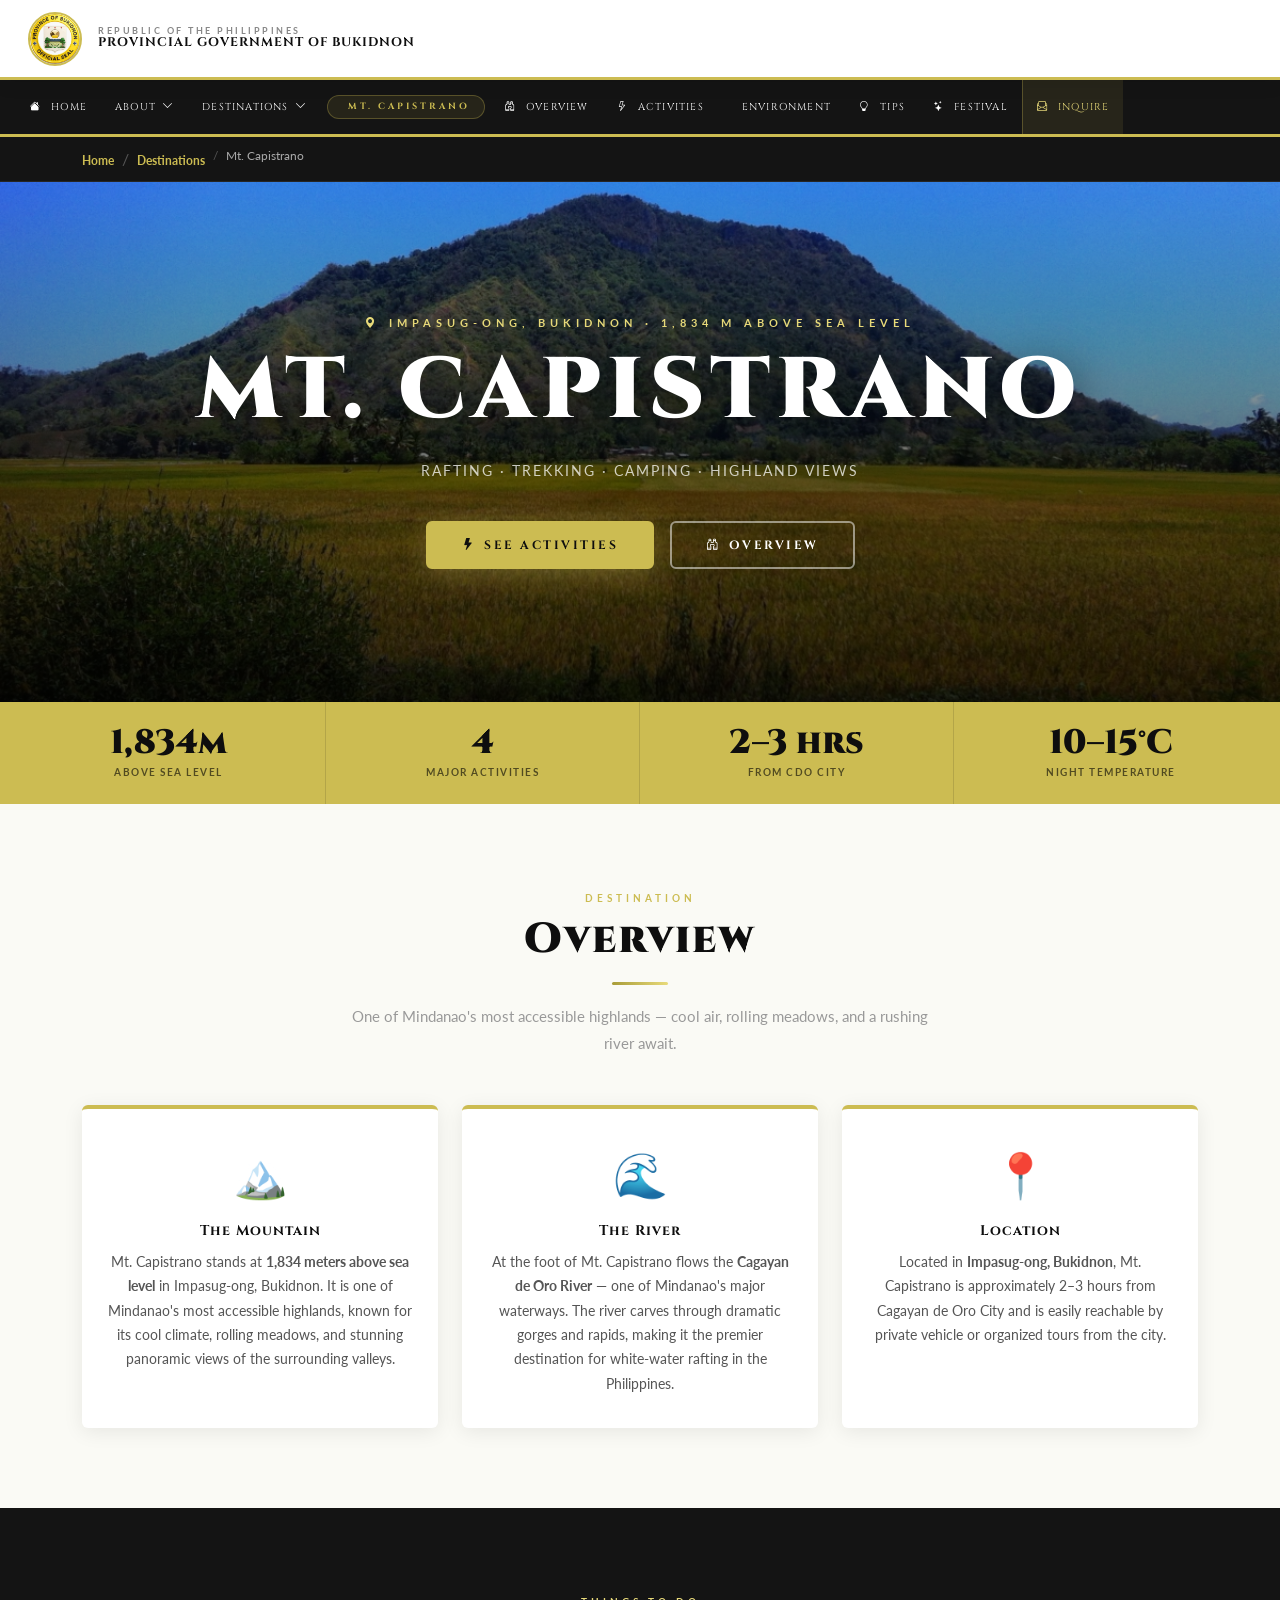
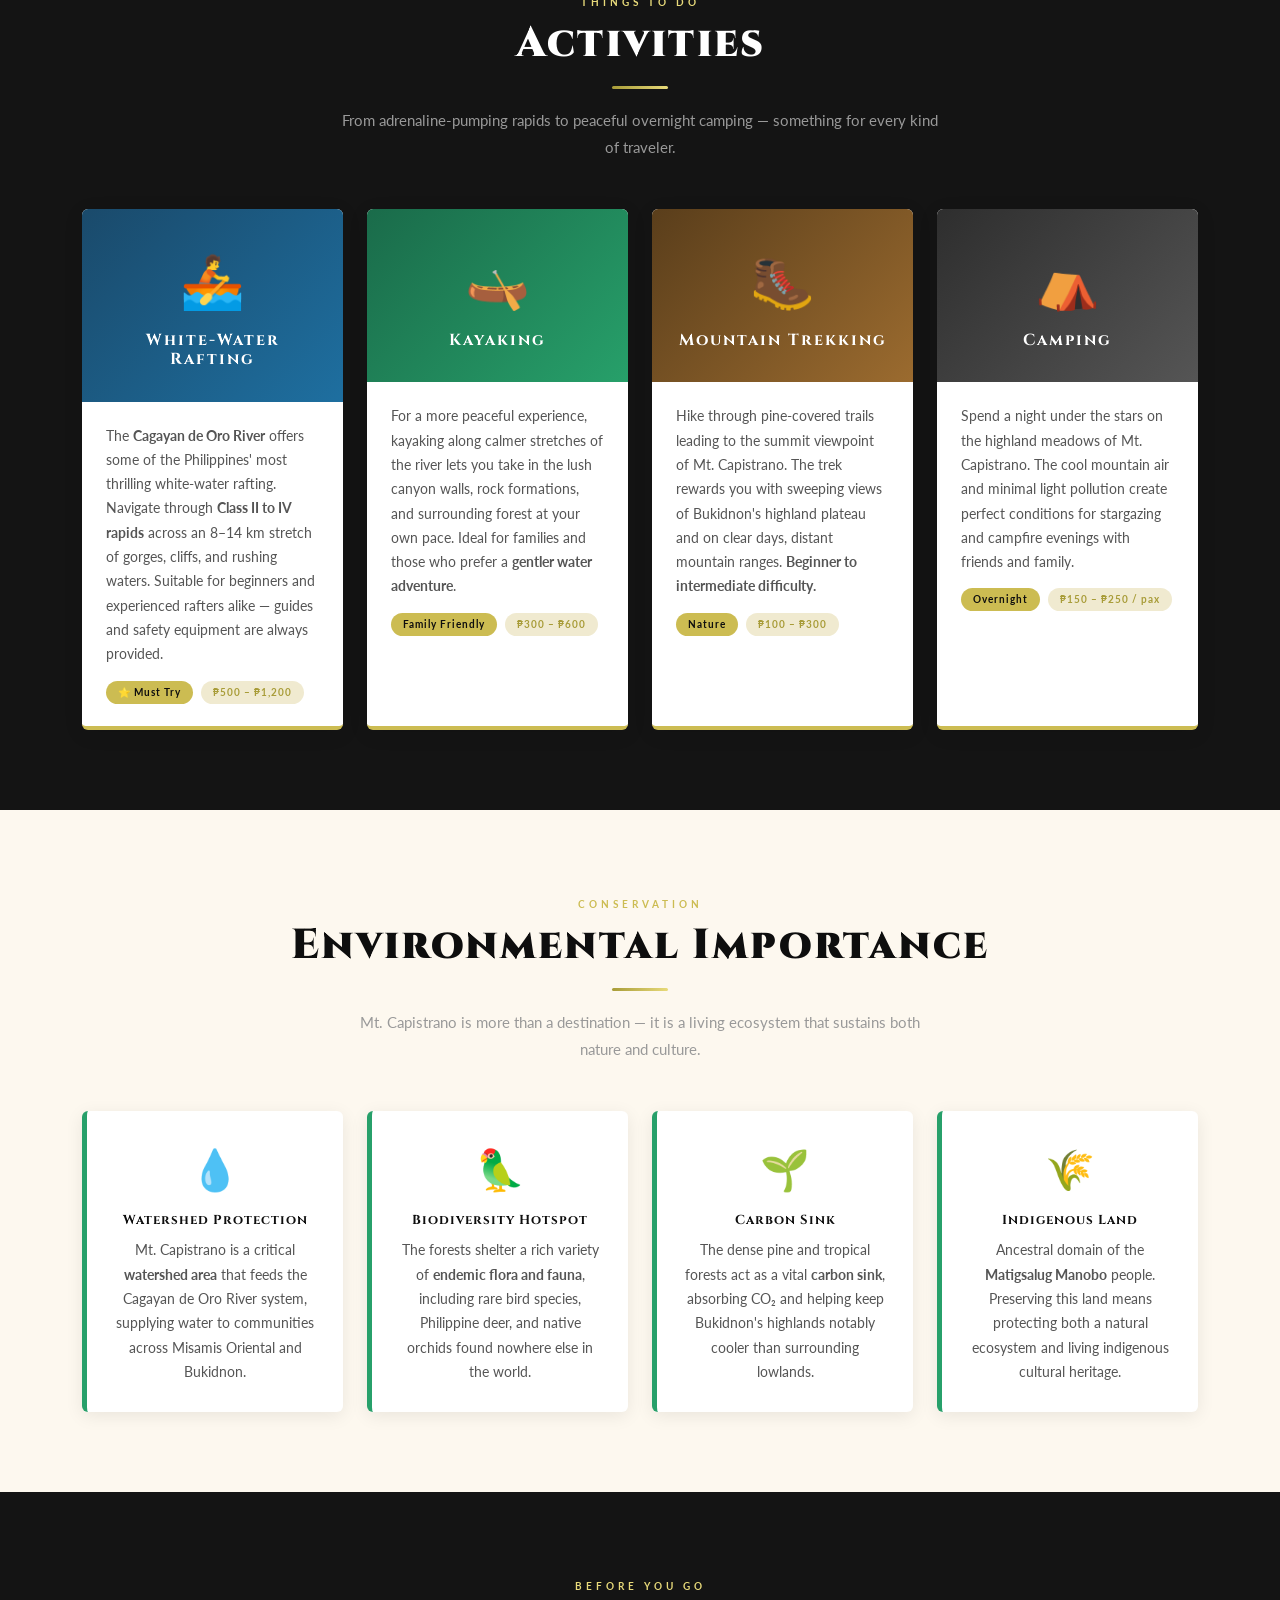
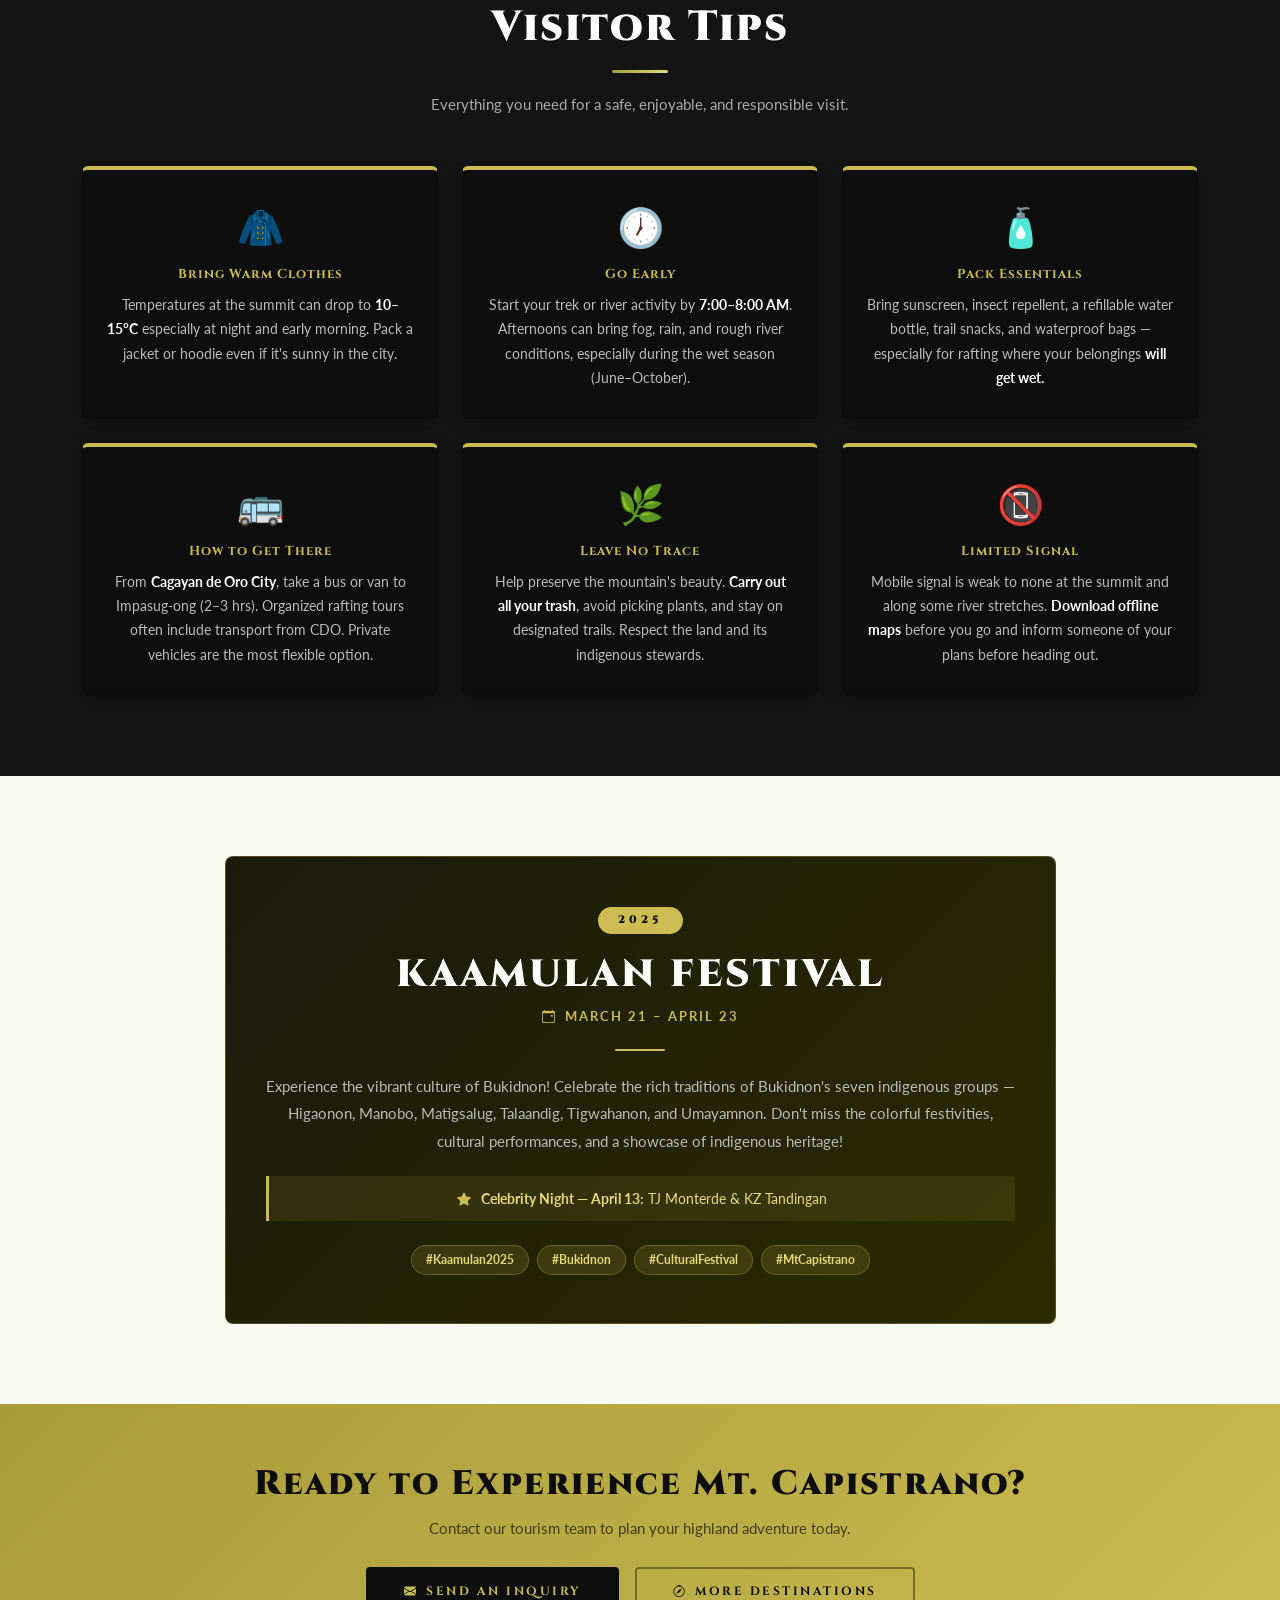
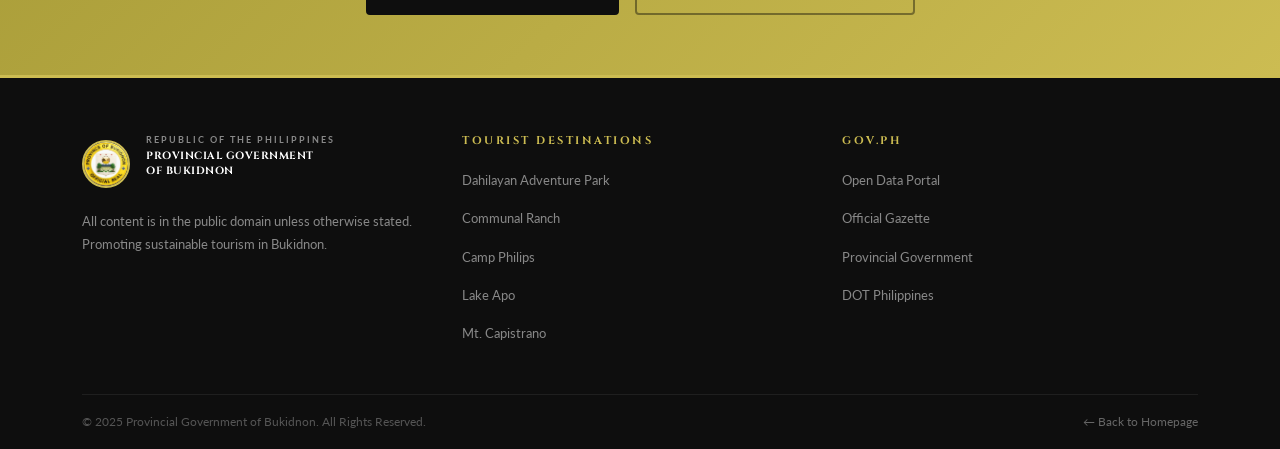
<file: capistrano-overview.html>
<!DOCTYPE html>
<html lang="en">
<head>
<meta charset="UTF-8">
<meta name="viewport" content="width=device-width, initial-scale=1.0">
<title>Mt. Capistrano – Bukidnon Tourism</title>
<link rel="preconnect" href="https://fonts.googleapis.com">
<link rel="preconnect" href="https://fonts.gstatic.com" crossorigin>
<link href="https://fonts.googleapis.com/css2?family=Cinzel:wght@400;600;700;900&family=Lato:ital,wght@0,300;0,400;0,700;1,300&display=swap" rel="stylesheet">
<link href="https://cdn.jsdelivr.net/npm/bootstrap@5.3.3/dist/css/bootstrap.min.css" rel="stylesheet">
<link href="https://cdn.jsdelivr.net/npm/bootstrap-icons@1.11.3/font/bootstrap-icons.min.css" rel="stylesheet">
<link rel="stylesheet" href="styles/index_style.css">

<style>
  :root {
    --gold:        #ccbc52;
    --gold-dark:   #a89c38;
    --gold-light:  #e8da7a;
    --black:       #0e0e0e;
    --dark:        #141414;
    --mid:         #222;
    --dark-card:   #1c1c1c;
    --white:       #ffffff;
    --off-white:   #fafaf5;
    --warm-bg:     #fdf8ef;
    --text-body:   #444;
    --text-muted:  #888;
    --font-display:'Cinzel', serif;
    --font-body:   'Lato', sans-serif;
    --header-h:    80px;
    --nav-h:       54px;
    --radius:      6px;
    --transition:  .25s ease;
  }
  *, *::before, *::after { box-sizing: border-box; margin: 0; padding: 0; }
  html { scroll-behavior: smooth; }
  body { font-family: var(--font-body); background: var(--off-white); color: var(--text-body); overflow-x: hidden; }
  img  { max-width: 100%; display: block; }
  a    { text-decoration: none; }

  /* ── HEADER ──────────────────────────────── */
  .site-header {
    position: sticky; top: 0; z-index: 1200;
    height: var(--header-h);
    background: var(--white);
    border-bottom: 3px solid var(--gold);
    box-shadow: 0 2px 18px rgba(0,0,0,.10);
    transition: height var(--transition), box-shadow var(--transition);
  }
  .site-header.header-scrolled { height: 64px; box-shadow: 0 4px 24px rgba(0,0,0,.18); }
  .header-inner { height: 100%; padding: 0 28px; }
  .site-logo {
    width: 54px; height: 54px; border-radius: 50%;
    border: 2.5px solid var(--gold); object-fit: cover;
    transition: width var(--transition), height var(--transition);
  }
  .header-scrolled .site-logo { width: 44px; height: 44px; }
  .header-sub   { font-size: 9px; font-weight: 700; letter-spacing: 2.5px; color: var(--text-muted); text-transform: uppercase; line-height: 1; }
  .header-title { font-family: var(--font-display); font-size: 12.5px; font-weight: 700; letter-spacing: 1px; color: var(--black); line-height: 1.35; }

  /* ── HAMBURGER ───────────────────────────── */
  .hamburger-btn { display: none; flex-direction: column; justify-content: center; gap: 5px; background: none; border: none; cursor: pointer; padding: 8px; }
  .hamburger-btn span { display: block; width: 26px; height: 2px; background: var(--black); border-radius: 2px; transition: transform .3s, opacity .3s; }
  .hamburger-btn.active span:nth-child(1) { transform: translateY(7px) rotate(45deg); }
  .hamburger-btn.active span:nth-child(2) { opacity: 0; }
  .hamburger-btn.active span:nth-child(3) { transform: translateY(-7px) rotate(-45deg); }

  /* ── NAV ─────────────────────────────────── */
  .main-nav {
    background: var(--dark);
    border-bottom: 3px solid var(--gold);
    position: sticky; top: var(--header-h); z-index: 1100;
    transition: top var(--transition);
  }
  .header-scrolled ~ .main-nav { top: 64px; }
  .nav-inner { min-height: var(--nav-h); }
  .nav-list  { list-style: none; }
  .nav-item-custom { position: relative; }
  .nav-link-custom {
    display: flex; align-items: center; gap: 6px;
    padding: 0 14px; height: var(--nav-h);
    color: var(--white);
    font-family: var(--font-display); font-size: 10px; letter-spacing: 1.2px; text-transform: uppercase;
    white-space: nowrap; cursor: pointer;
    transition: background var(--transition), color var(--transition);
  }
  .nav-link-custom:hover,
  .nav-item-active .nav-link-custom { background: var(--gold); color: var(--black); }
  .nav-chevron { font-size: 11px; transition: transform .3s; }
  .nav-item-custom:hover .nav-chevron,
  .nav-item-open  .nav-chevron { transform: rotate(180deg); }

  .nav-page-label { display: flex; align-items: center; }
  .nav-section-pill {
    display: inline-flex; align-items: center; gap: 6px;
    font-family: var(--font-display); font-size: 9px; font-weight: 700;
    letter-spacing: 3px; text-transform: uppercase;
    color: var(--gold); background: rgba(204,188,82,.10);
    border: 1px solid rgba(204,188,82,.30); border-radius: 20px;
    padding: 4px 14px; white-space: nowrap; pointer-events: none; margin: 0 6px;
  }
  .nav-cta .nav-link-custom { background: rgba(204,188,82,.10); border-left: 1px solid rgba(204,188,82,.30); color: var(--gold-light); }
  .nav-cta .nav-link-custom:hover { background: var(--gold); color: var(--black); }

  /* ── DROPDOWN ────────────────────────────── */
  .nav-dropdown {
    display: none; position: absolute; top: var(--nav-h); left: 0;
    min-width: 230px; background: var(--mid);
    border-top: 3px solid var(--gold); list-style: none;
    box-shadow: 0 12px 32px rgba(0,0,0,.4); z-index: 999;
    animation: dropIn .2s ease;
  }
  .nav-item-custom:hover .nav-dropdown { display: block; }
  @keyframes dropIn { from { opacity:0; transform:translateY(-8px); } to { opacity:1; transform:translateY(0); } }
  .nav-dropdown li a {
    display: flex; align-items: center; gap: 10px;
    padding: 12px 20px; color: #ccc; font-size: 13px;
    border-bottom: 1px solid rgba(255,255,255,.05);
    transition: background var(--transition), color var(--transition), padding-left var(--transition);
  }
  .nav-dropdown li:last-child a { border-bottom: none; }
  .nav-dropdown li a:hover { background: var(--gold); color: var(--black); padding-left: 28px; font-weight: 700; }

  /* ── BUTTONS ─────────────────────────────── */
  .btn-gold {
    display: inline-block; padding: 13px 34px;
    background: var(--gold); color: var(--black);
    font-family: var(--font-display); font-size: 12px; font-weight: 700;
    letter-spacing: 2.5px; text-transform: uppercase;
    border-radius: var(--radius); border: 2px solid var(--gold);
    box-shadow: 0 6px 28px rgba(204,188,82,.35);
    transition: background var(--transition), transform .2s, box-shadow .2s;
  }
  .btn-gold:hover { background: var(--gold-light); border-color: var(--gold-light); transform: translateY(-2px); color: var(--black); }
  .btn-ghost {
    display: inline-block; padding: 13px 34px;
    background: transparent; color: var(--white);
    font-family: var(--font-display); font-size: 12px; font-weight: 700;
    letter-spacing: 2.5px; text-transform: uppercase;
    border-radius: var(--radius); border: 2px solid rgba(255,255,255,.5);
    transition: border-color var(--transition), background var(--transition), color var(--transition), transform .2s;
  }
  .btn-ghost:hover { border-color: var(--gold); background: rgba(204,188,82,.12); color: var(--gold-light); transform: translateY(-2px); }

  /* ── PAGE HERO ───────────────────────────── */
  .page-hero { position: relative; width: 100%; height: 520px; overflow: hidden; }
  .page-hero-bg { width: 100%; height: 100%; object-fit: cover; object-position: center; animation: heroZoom 16s ease-in-out infinite alternate; }
  @keyframes heroZoom { from { transform:scale(1); } to { transform:scale(1.06); } }
  .page-hero-overlay {
    position: absolute; inset: 0;
    background: linear-gradient(to bottom, rgba(0,0,0,.1) 0%, rgba(0,0,0,.52) 55%, rgba(0,0,0,.82) 100%);
    display: flex; flex-direction: column; align-items: center; justify-content: center; text-align: center; padding: 24px;
  }
  .page-hero-eyebrow { font-size: 11px; font-weight: 700; letter-spacing: 5px; color: var(--gold-light); text-transform: uppercase; margin-bottom: 14px; display: flex; align-items: center; gap: 8px; justify-content: center; animation: fadeDown .8s ease both; }
  .page-hero-title   { font-family: var(--font-display); font-size: clamp(42px, 7.5vw, 86px); font-weight: 900; color: var(--white); letter-spacing: 6px; text-shadow: 0 6px 40px rgba(0,0,0,.6); line-height: 1.05; animation: fadeDown .9s .1s ease both; }
  .page-hero-sub     { font-size: 14px; letter-spacing: 2px; color: rgba(255,255,255,.75); margin-top: 16px; text-transform: uppercase; animation: fadeUp .8s .2s ease both; }
  @keyframes fadeDown { from { opacity:0; transform:translateY(-20px); } to { opacity:1; transform:translateY(0); } }
  @keyframes fadeUp   { from { opacity:0; transform:translateY(20px);  } to { opacity:1; transform:translateY(0); } }

  /* ── BREADCRUMB ──────────────────────────── */
  .breadcrumb-bar { background: var(--dark); border-bottom: 1px solid rgba(255,255,255,.07); padding: 10px 0; }
  .breadcrumb-bar .breadcrumb { margin: 0; background: none; padding: 0; }
  .breadcrumb-bar .breadcrumb-item a { color: var(--gold); font-size: 12px; font-weight: 700; }
  .breadcrumb-bar .breadcrumb-item.active { color: #aaa; font-size: 12px; }
  .breadcrumb-bar .breadcrumb-item + .breadcrumb-item::before { color: #555; }

  /* ── QUICK FACTS BAND ────────────────────── */
  .fact-bar { background: var(--gold); }
  .fact-item { display: flex; flex-direction: column; align-items: center; justify-content: center; padding: 24px 16px; border-right: 1px solid rgba(0,0,0,.12); text-align: center; }
  .fact-item:last-child { border-right: none; }
  .fact-num   { font-family: var(--font-display); font-size: clamp(22px, 3.5vw, 34px); font-weight: 900; color: var(--black); line-height: 1; }
  .fact-label { font-size: 10px; font-weight: 700; letter-spacing: 1.5px; text-transform: uppercase; color: rgba(0,0,0,.6); margin-top: 5px; }

  /* ── SECTION SHARED ──────────────────────── */
  .section-block { padding: 80px 0; }
  .section-dark  { background: var(--dark); }
  .section-warm  { background: var(--warm-bg); }
  .section-eyebrow { display: inline-block; font-size: 10px; font-weight: 700; letter-spacing: 4px; text-transform: uppercase; color: var(--gold); margin-bottom: 10px; }
  .section-eyebrow.light { color: var(--gold-light); }
  .section-heading { font-family: var(--font-display); font-size: clamp(26px, 4vw, 42px); font-weight: 900; color: var(--black); letter-spacing: 2px; line-height: 1.15; }
  .section-heading.light { color: var(--white); }
  .section-rule { width: 56px; height: 3px; background: linear-gradient(90deg, var(--gold-dark), var(--gold-light)); border-radius: 2px; margin: 18px 0; }
  .section-intro { font-size: 15px; line-height: 1.8; color: #999; max-width: 600px; margin: 0 auto; }

  /* ── OVERVIEW CARDS ──────────────────────── */
  .overview-card {
    background: var(--white); border-radius: var(--radius);
    border-top: 4px solid var(--gold);
    box-shadow: 0 4px 20px rgba(0,0,0,.08);
    padding: 32px 24px; text-align: center; height: 100%;
    transition: transform .3s, box-shadow .3s;
  }
  .overview-card:hover { transform: translateY(-5px); box-shadow: 0 12px 32px rgba(0,0,0,.14); }
  .overview-icon { font-size: 44px; margin-bottom: 16px; }
  .overview-card h3 { font-family: var(--font-display); font-size: 14px; font-weight: 700; letter-spacing: 1px; color: var(--black); margin-bottom: 10px; }
  .overview-card p  { font-size: 13.5px; line-height: 1.8; color: #555; margin: 0; }

  /* ── ACTIVITY CARDS ──────────────────────── */
  .activity-card {
    background: var(--white); border-radius: var(--radius);
    border-bottom: 4px solid var(--gold);
    box-shadow: 0 4px 20px rgba(0,0,0,.09);
    overflow: hidden; height: 100%;
    transition: transform .3s, box-shadow .3s;
  }
  .activity-card:hover { transform: translateY(-6px); box-shadow: 0 16px 36px rgba(0,0,0,.18); }
  .activity-card-header { padding: 32px 20px; text-align: center; }
  .activity-emoji { font-size: 52px; display: block; margin-bottom: 12px; }
  .activity-name  { font-family: var(--font-display); font-size: 16px; font-weight: 700; letter-spacing: 2px; color: var(--white); margin: 0; }
  .activity-body  { padding: 22px 24px; }
  .activity-body p { font-size: 13.5px; line-height: 1.8; color: #555; margin: 0; }
  .activity-tags  { margin-top: 14px; display: flex; gap: 8px; flex-wrap: wrap; }
  .tag-gold    { background: var(--gold); color: var(--black); font-size: 10px; font-weight: 700; letter-spacing: 1px; padding: 4px 12px; border-radius: 20px; }
  .tag-outline { background: #f0ead0; color: var(--gold-dark); font-size: 10px; font-weight: 700; letter-spacing: 1px; padding: 4px 12px; border-radius: 20px; }

  /* ── ENV CARDS ───────────────────────────── */
  .env-card {
    background: var(--white); border-radius: var(--radius);
    border-left: 5px solid #27a06a;
    box-shadow: 0 4px 18px rgba(0,0,0,.08);
    padding: 28px 24px; text-align: center; height: 100%;
    transition: transform .3s, border-color .3s;
  }
  .env-card:hover { transform: translateY(-4px); border-color: var(--gold); }
  .env-icon { font-size: 40px; margin-bottom: 14px; display: block; }
  .env-card h3 { font-family: var(--font-display); font-size: 13px; font-weight: 700; letter-spacing: 1px; color: var(--black); margin-bottom: 10px; }
  .env-card p  { font-size: 13.5px; line-height: 1.8; color: #555; margin: 0; }

  /* ── TIP CARDS ───────────────────────────── */
  .tip-card {
    background: var(--black); border-radius: var(--radius);
    border-top: 4px solid var(--gold);
    box-shadow: 0 4px 20px rgba(0,0,0,.25);
    padding: 28px 24px; text-align: center; height: 100%;
    transition: transform .3s, box-shadow .3s;
  }
  .tip-card:hover { transform: translateY(-4px); box-shadow: 0 12px 32px rgba(204,188,82,.18); }
  .tip-icon { font-size: 38px; margin-bottom: 12px; display: block; }
  .tip-card h3 { font-family: var(--font-display); font-size: 13px; font-weight: 700; letter-spacing: 1px; color: var(--gold); margin-bottom: 10px; }
  .tip-card p  { font-size: 13.5px; line-height: 1.8; color: #bbb; margin: 0; }

  /* ── FESTIVAL ────────────────────────────── */
  .festival-card {
    background: linear-gradient(135deg, #1a1a0a, #2b2b00);
    border: 1px solid rgba(204,188,82,.3); border-radius: 8px; padding: 48px 40px;
  }
  .festival-badge   { display: inline-block; background: var(--gold); color: var(--black); font-family: var(--font-display); font-size: 11px; font-weight: 900; letter-spacing: 4px; padding: 5px 20px; border-radius: 20px; margin-bottom: 18px; }
  .festival-title   { font-family: var(--font-display); font-size: clamp(24px, 4vw, 38px); font-weight: 900; letter-spacing: 3px; color: var(--white); margin-bottom: 10px; }
  .festival-dates   { font-size: 13px; font-weight: 700; letter-spacing: 2px; color: var(--gold); text-transform: uppercase; }
  .festival-rule    { width: 50px; height: 2px; background: var(--gold); border-radius: 2px; margin: 22px auto; }
  .festival-desc    { font-size: 15px; line-height: 1.85; color: #bbb; }
  .festival-hl      { background: rgba(204,188,82,.1); border-left: 3px solid var(--gold); padding: 12px 18px; border-radius: 0 4px 4px 0; font-size: 14px; color: var(--gold-light); margin-top: 20px; display: flex; align-items: center; gap: 10px; }
  .fest-tag {
    display: inline-block; padding: 5px 14px;
    background: rgba(204,188,82,.15); border: 1px solid rgba(204,188,82,.3);
    color: var(--gold-light); font-size: 12px; font-weight: 700; border-radius: 20px;
    transition: background var(--transition), color var(--transition), transform .2s;
  }
  .fest-tag:hover { background: var(--gold); border-color: var(--gold); color: var(--black); transform: translateY(-2px); }

  /* ── FOOTER ──────────────────────────────── */
  .site-footer { background: var(--black); border-top: 3px solid var(--gold); padding: 56px 0 0; color: var(--white); }
  .footer-logo { width: 48px; height: 48px; border-radius: 50%; border: 2px solid var(--gold); object-fit: cover; }
  .footer-province-sub  { font-size: 8.5px; font-weight: 700; letter-spacing: 2px; color: var(--text-muted); text-transform: uppercase; margin-bottom: 2px; }
  .footer-province-name { font-family: var(--font-display); font-size: 10.5px; font-weight: 700; color: var(--white); letter-spacing: .5px; line-height: 1.4; }
  .footer-about { font-size: 13px; line-height: 1.75; color: #888; margin: 0; }
  .footer-heading { font-family: var(--font-display); font-size: 11px; letter-spacing: 2.5px; color: var(--gold); text-transform: uppercase; margin-bottom: 16px; font-weight: 700; }
  .footer-links { list-style: none; padding: 0; margin: 0; }
  .footer-links li, .footer-links li a { font-size: 13px; line-height: 1.7; color: #888; display: flex; align-items: center; gap: 0; padding: 3px 0; transition: color .2s; }
  .footer-links li a:hover { color: var(--gold-light); }
  .footer-bottom { margin-top: 40px; border-top: 1px solid rgba(255,255,255,.07); padding: 18px 0; display: flex; justify-content: space-between; align-items: center; flex-wrap: wrap; gap: 8px; }
  .footer-bottom p { font-size: 12px; color: #555; margin: 0; }

  /* ── BACK TO TOP ─────────────────────────── */
  .back-to-top { position: fixed; bottom: 32px; right: 28px; z-index: 900; width: 44px; height: 44px; background: var(--gold); color: var(--black); border: none; border-radius: 50%; font-size: 18px; display: flex; align-items: center; justify-content: center; cursor: pointer; box-shadow: 0 4px 20px rgba(204,188,82,.45); opacity: 0; transform: translateY(20px); transition: opacity .3s, transform .3s; pointer-events: none; }
  .back-to-top.visible { opacity: 1; transform: translateY(0); pointer-events: auto; }
  .back-to-top:hover { background: var(--gold-light); }

  /* ── REVEAL ANIMATION ────────────────────── */
  .will-reveal { opacity: 0; transform: translateY(28px); transition: opacity .55s ease, transform .55s ease; }
  .will-reveal.revealed { opacity: 1; transform: translateY(0); }

  /* ── RESPONSIVE ──────────────────────────── */
  @media (max-width: 1199.98px) {
    .hamburger-btn { display: flex; }
    .main-nav { position: fixed; top: var(--header-h); left: 0; right: 0; max-height: 0; overflow: hidden; overflow-y: auto; transition: max-height .4s ease; border-bottom: none; }
    .main-nav.nav-open { max-height: calc(100vh - var(--header-h)); border-bottom: 3px solid var(--gold); }
    .nav-inner { flex-direction: column; align-items: stretch; padding: 0; }
    .nav-list  { flex-direction: column; }
    .nav-link-custom { height: 50px; padding: 0 20px; }
    .nav-dropdown { position: static; box-shadow: none; border-top: 1px solid rgba(255,255,255,.06); animation: none; background: #1a1a1a; display: none; }
    .nav-item-open .nav-dropdown { display: block; }
    .nav-page-label { padding: 8px 20px; }
  }
  @media (max-width: 767.98px) {
    .section-block { padding: 56px 0; }
    .page-hero { height: 380px; }
    .festival-card { padding: 32px 20px; }
    .footer-bottom { flex-direction: column; text-align: center; }
  }
</style>
</head>
<body>

<!-- ══════════════════════ HEADER ══════════════════════ -->
<header class="site-header" id="siteHeader">
  <div class="header-inner d-flex align-items-center justify-content-between">
    <div class="d-flex align-items-center gap-3">
      <img src="image/logo.png" alt="Bukidnon Logo" class="site-logo">
      <div>
        <p class="header-sub mb-0">REPUBLIC OF THE PHILIPPINES</p>
        <h1 class="header-title mb-0">PROVINCIAL GOVERNMENT OF BUKIDNON</h1>
      </div>
    </div>
    <button class="hamburger-btn d-xl-none" id="hamburgerBtn" aria-label="Toggle menu">
      <span></span><span></span><span></span>
    </button>
  </div>
</header>

<!-- ══════════════════════ NAV ══════════════════════ -->
<nav class="main-nav" id="mainNav">
  <div class="nav-inner d-flex align-items-center px-3">
    <ul class="nav-list d-flex align-items-stretch m-0 p-0 flex-wrap">

      <li class="nav-item-custom">
        <a class="nav-link-custom" href="index.html"><i class="bi bi-house-fill me-1"></i>Home</a>
      </li>

      <li class="nav-item-custom">
        <a class="nav-link-custom" href="#">About <i class="bi bi-chevron-down nav-chevron"></i></a>
        <ul class="nav-dropdown">
          <li><a href="https://en.wikipedia.org/wiki/Bukidnon" target="_blank"><i class="bi bi-info-circle"></i>Quick Facts</a></li>
          <li><a href="https://bukidnon.gov.ph/general-information/" target="_blank"><i class="bi bi-map"></i>General Info</a></li>
          <li><a href="https://bukidnon.gov.ph/history/" target="_blank"><i class="bi bi-book"></i>History</a></li>
          <li><a href="https://www.tourism.gov.ph/" target="_blank"><i class="bi bi-palette"></i>Arts &amp; Culture</a></li>
        </ul>
      </li>

      <li class="nav-item-custom">
        <a class="nav-link-custom" href="index.html#destinations">Destinations <i class="bi bi-chevron-down nav-chevron"></i></a>
        <ul class="nav-dropdown">
          <li><a href="dahilayan-overview.html"><i class="bi bi-wind"></i>Dahilayan Adventure Park</a></li>
          <li><a href="communal-ranch-overview.html"><i class="bi bi-tree"></i>Communal Ranch</a></li>
          <li><a href="Camp-Philips.html"><i class="bi bi-pin-map"></i>Camp Philips</a></li>
          <li><a href="lakeapo-overview.html"><i class="bi bi-droplet"></i>Lake Apo</a></li>
          <li><a href="capistrano-overview.html"><i class="bi bi-mountain"></i>Mt. Capistrano</a></li>
        </ul>
      </li>

      <li class="nav-item-custom nav-page-label">
        <span class="nav-section-pill"><i class="bi bi-mountain"></i> Mt. Capistrano</span>
      </li>

      <li class="nav-item-custom" id="nav-overview">
        <a class="nav-link-custom" href="#overview"><i class="bi bi-binoculars me-1"></i>Overview</a>
      </li>
      <li class="nav-item-custom" id="nav-activities">
        <a class="nav-link-custom" href="#activities"><i class="bi bi-lightning me-1"></i>Activities</a>
      </li>
      <li class="nav-item-custom" id="nav-environment">
        <a class="nav-link-custom" href="#environment"><i class="bi bi-leaf me-1"></i>Environment</a>
      </li>
      <li class="nav-item-custom" id="nav-tips">
        <a class="nav-link-custom" href="#tips"><i class="bi bi-lightbulb me-1"></i>Tips</a>
      </li>
      <li class="nav-item-custom" id="nav-festival">
        <a class="nav-link-custom" href="#festival"><i class="bi bi-stars me-1"></i>Festival</a>
      </li>

      <li class="nav-item-custom nav-cta">
        <a class="nav-link-custom" href="index.html#inquiry"><i class="bi bi-envelope-paper me-1"></i>Inquire</a>
      </li>
    </ul>
  </div>
</nav>

<!-- ══════════════════════ BREADCRUMB ══════════════════════ -->
<div class="breadcrumb-bar">
  <div class="container">
    <nav aria-label="breadcrumb">
      <ol class="breadcrumb">
        <li class="breadcrumb-item"><a href="index.html">Home</a></li>
        <li class="breadcrumb-item"><a href="index.html#destinations">Destinations</a></li>
        <li class="breadcrumb-item active" aria-current="page">Mt. Capistrano</li>
      </ol>
    </nav>
  </div>
</div>

<!-- ══════════════════════ HERO ══════════════════════ -->
<section class="page-hero">
  <img src="image/mt5.jpg" alt="Mt. Capistrano Bukidnon" class="page-hero-bg">
  <div class="page-hero-overlay">
    <p class="page-hero-eyebrow"><i class="bi bi-geo-alt-fill"></i> Impasug-ong, Bukidnon · 1,834 m above sea level</p>
    <h1 class="page-hero-title">MT. CAPISTRANO</h1>
    <p class="page-hero-sub">Rafting · Trekking · Camping · Highland Views</p>
    <div class="d-flex gap-3 flex-wrap justify-content-center mt-4">
      <a href="#activities" class="btn-gold"><i class="bi bi-lightning-fill me-2"></i>See Activities</a>
      <a href="#overview"   class="btn-ghost"><i class="bi bi-binoculars me-2"></i>Overview</a>
    </div>
  </div>
</section>

<!-- ══════════════════════ QUICK FACTS BAND ══════════════════════ -->
<section class="fact-bar">
  <div class="container-fluid">
    <div class="row g-0">
      <div class="col-6 col-md-3 fact-item">
        <span class="fact-num">1,834m</span>
        <span class="fact-label">Above Sea Level</span>
      </div>
      <div class="col-6 col-md-3 fact-item">
        <span class="fact-num">4</span>
        <span class="fact-label">Major Activities</span>
      </div>
      <div class="col-6 col-md-3 fact-item">
        <span class="fact-num">2–3 hrs</span>
        <span class="fact-label">From CDO City</span>
      </div>
      <div class="col-6 col-md-3 fact-item">
        <span class="fact-num">10–15°C</span>
        <span class="fact-label">Night Temperature</span>
      </div>
    </div>
  </div>
</section>

<!-- ══════════════════════ OVERVIEW ══════════════════════ -->
<section class="section-block" id="overview" style="scroll-margin-top:140px;">
  <div class="container">
    <div class="text-center mb-5">
      <div class="section-eyebrow">Destination</div>
      <h2 class="section-heading">Overview</h2>
      <div class="section-rule mx-auto"></div>
      <p class="section-intro">One of Mindanao's most accessible highlands — cool air, rolling meadows, and a rushing river await.</p>
    </div>
    <div class="row g-4 justify-content-center">

      <div class="col-sm-6 col-lg-4 will-reveal">
        <div class="overview-card">
          <div class="overview-icon">🏔️</div>
          <h3>The Mountain</h3>
          <p>Mt. Capistrano stands at <strong>1,834 meters above sea level</strong> in Impasug-ong, Bukidnon. It is one of Mindanao's most accessible highlands, known for its cool climate, rolling meadows, and stunning panoramic views of the surrounding valleys.</p>
        </div>
      </div>

      <div class="col-sm-6 col-lg-4 will-reveal">
        <div class="overview-card">
          <div class="overview-icon">🌊</div>
          <h3>The River</h3>
          <p>At the foot of Mt. Capistrano flows the <strong>Cagayan de Oro River</strong> — one of Mindanao's major waterways. The river carves through dramatic gorges and rapids, making it the premier destination for white-water rafting in the Philippines.</p>
        </div>
      </div>

      <div class="col-sm-6 col-lg-4 will-reveal">
        <div class="overview-card">
          <div class="overview-icon">📍</div>
          <h3>Location</h3>
          <p>Located in <strong>Impasug-ong, Bukidnon</strong>, Mt. Capistrano is approximately 2–3 hours from Cagayan de Oro City and is easily reachable by private vehicle or organized tours from the city.</p>
        </div>
      </div>

    </div>
  </div>
</section>

<!-- ══════════════════════ ACTIVITIES ══════════════════════ -->
<section class="section-block section-dark" id="activities" style="scroll-margin-top:140px;">
  <div class="container">
    <div class="text-center mb-5">
      <div class="section-eyebrow light">Things To Do</div>
      <h2 class="section-heading light">Activities</h2>
      <div class="section-rule mx-auto"></div>
      <p class="section-intro">From adrenaline-pumping rapids to peaceful overnight camping — something for every kind of traveler.</p>
    </div>
    <div class="row g-4">

      <!-- White-Water Rafting -->
      <div class="col-sm-6 col-lg-3 will-reveal">
        <div class="activity-card">
          <div class="activity-card-header" style="background:linear-gradient(135deg,#1a4a6b,#1e6fa0);">
            <span class="activity-emoji">🚣</span>
            <h3 class="activity-name">White-Water Rafting</h3>
          </div>
          <div class="activity-body">
            <p>The <strong>Cagayan de Oro River</strong> offers some of the Philippines' most thrilling white-water rafting. Navigate through <strong>Class II to IV rapids</strong> across an 8–14 km stretch of gorges, cliffs, and rushing waters. Suitable for beginners and experienced rafters alike — guides and safety equipment are always provided.</p>
            <div class="activity-tags">
              <span class="tag-gold">⭐ Must Try</span>
              <span class="tag-outline">₱500 – ₱1,200</span>
            </div>
          </div>
        </div>
      </div>

      <!-- Kayaking -->
      <div class="col-sm-6 col-lg-3 will-reveal">
        <div class="activity-card">
          <div class="activity-card-header" style="background:linear-gradient(135deg,#1a6b4a,#27a06a);">
            <span class="activity-emoji">🛶</span>
            <h3 class="activity-name">Kayaking</h3>
          </div>
          <div class="activity-body">
            <p>For a more peaceful experience, kayaking along calmer stretches of the river lets you take in the lush canyon walls, rock formations, and surrounding forest at your own pace. Ideal for families and those who prefer a <strong>gentler water adventure</strong>.</p>
            <div class="activity-tags">
              <span class="tag-gold">Family Friendly</span>
              <span class="tag-outline">₱300 – ₱600</span>
            </div>
          </div>
        </div>
      </div>

      <!-- Mountain Trekking -->
      <div class="col-sm-6 col-lg-3 will-reveal">
        <div class="activity-card">
          <div class="activity-card-header" style="background:linear-gradient(135deg,#5a3e1b,#9b6b2f);">
            <span class="activity-emoji">🥾</span>
            <h3 class="activity-name">Mountain Trekking</h3>
          </div>
          <div class="activity-body">
            <p>Hike through pine-covered trails leading to the summit viewpoint of Mt. Capistrano. The trek rewards you with sweeping views of Bukidnon's highland plateau and on clear days, distant mountain ranges. <strong>Beginner to intermediate difficulty.</strong></p>
            <div class="activity-tags">
              <span class="tag-gold">Nature</span>
              <span class="tag-outline">₱100 – ₱300</span>
            </div>
          </div>
        </div>
      </div>

      <!-- Camping -->
      <div class="col-sm-6 col-lg-3 will-reveal">
        <div class="activity-card">
          <div class="activity-card-header" style="background:linear-gradient(135deg,#2e2e2e,#555);">
            <span class="activity-emoji">⛺</span>
            <h3 class="activity-name">Camping</h3>
          </div>
          <div class="activity-body">
            <p>Spend a night under the stars on the highland meadows of Mt. Capistrano. The cool mountain air and minimal light pollution create perfect conditions for stargazing and campfire evenings with friends and family.</p>
            <div class="activity-tags">
              <span class="tag-gold">Overnight</span>
              <span class="tag-outline">₱150 – ₱250 / pax</span>
            </div>
          </div>
        </div>
      </div>

    </div>
  </div>
</section>

<!-- ══════════════════════ ENVIRONMENT ══════════════════════ -->
<section class="section-block section-warm" id="environment" style="scroll-margin-top:140px;">
  <div class="container">
    <div class="text-center mb-5">
      <div class="section-eyebrow">Conservation</div>
      <h2 class="section-heading">Environmental Importance</h2>
      <div class="section-rule mx-auto"></div>
      <p class="section-intro">Mt. Capistrano is more than a destination — it is a living ecosystem that sustains both nature and culture.</p>
    </div>
    <div class="row g-4 justify-content-center">

      <div class="col-sm-6 col-lg-3 will-reveal">
        <div class="env-card">
          <span class="env-icon">💧</span>
          <h3>Watershed Protection</h3>
          <p>Mt. Capistrano is a critical <strong>watershed area</strong> that feeds the Cagayan de Oro River system, supplying water to communities across Misamis Oriental and Bukidnon.</p>
        </div>
      </div>

      <div class="col-sm-6 col-lg-3 will-reveal">
        <div class="env-card">
          <span class="env-icon">🦜</span>
          <h3>Biodiversity Hotspot</h3>
          <p>The forests shelter a rich variety of <strong>endemic flora and fauna</strong>, including rare bird species, Philippine deer, and native orchids found nowhere else in the world.</p>
        </div>
      </div>

      <div class="col-sm-6 col-lg-3 will-reveal">
        <div class="env-card">
          <span class="env-icon">🌱</span>
          <h3>Carbon Sink</h3>
          <p>The dense pine and tropical forests act as a vital <strong>carbon sink</strong>, absorbing CO₂ and helping keep Bukidnon's highlands notably cooler than surrounding lowlands.</p>
        </div>
      </div>

      <div class="col-sm-6 col-lg-3 will-reveal">
        <div class="env-card">
          <span class="env-icon">🌾</span>
          <h3>Indigenous Land</h3>
          <p>Ancestral domain of the <strong>Matigsalug Manobo</strong> people. Preserving this land means protecting both a natural ecosystem and living indigenous cultural heritage.</p>
        </div>
      </div>

    </div>
  </div>
</section>

<!-- ══════════════════════ VISITOR TIPS ══════════════════════ -->
<section class="section-block section-dark" id="tips" style="scroll-margin-top:140px;">
  <div class="container">
    <div class="text-center mb-5">
      <div class="section-eyebrow light">Before You Go</div>
      <h2 class="section-heading light">Visitor Tips</h2>
      <div class="section-rule mx-auto"></div>
      <p class="section-intro" style="color:#aaa;">Everything you need for a safe, enjoyable, and responsible visit.</p>
    </div>
    <div class="row g-4">

      <div class="col-sm-6 col-lg-4 will-reveal">
        <div class="tip-card">
          <span class="tip-icon">🧥</span>
          <h3>Bring Warm Clothes</h3>
          <p>Temperatures at the summit can drop to <strong style="color:white;">10–15°C</strong> especially at night and early morning. Pack a jacket or hoodie even if it's sunny in the city.</p>
        </div>
      </div>

      <div class="col-sm-6 col-lg-4 will-reveal">
        <div class="tip-card">
          <span class="tip-icon">🕖</span>
          <h3>Go Early</h3>
          <p>Start your trek or river activity by <strong style="color:white;">7:00–8:00 AM</strong>. Afternoons can bring fog, rain, and rough river conditions, especially during the wet season (June–October).</p>
        </div>
      </div>

      <div class="col-sm-6 col-lg-4 will-reveal">
        <div class="tip-card">
          <span class="tip-icon">🧴</span>
          <h3>Pack Essentials</h3>
          <p>Bring sunscreen, insect repellent, a refillable water bottle, trail snacks, and waterproof bags — especially for rafting where your belongings <strong style="color:white;">will get wet.</strong></p>
        </div>
      </div>

      <div class="col-sm-6 col-lg-4 will-reveal">
        <div class="tip-card">
          <span class="tip-icon">🚌</span>
          <h3>How to Get There</h3>
          <p>From <strong style="color:white;">Cagayan de Oro City</strong>, take a bus or van to Impasug-ong (2–3 hrs). Organized rafting tours often include transport from CDO. Private vehicles are the most flexible option.</p>
        </div>
      </div>

      <div class="col-sm-6 col-lg-4 will-reveal">
        <div class="tip-card">
          <span class="tip-icon">🌿</span>
          <h3>Leave No Trace</h3>
          <p>Help preserve the mountain's beauty. <strong style="color:white;">Carry out all your trash</strong>, avoid picking plants, and stay on designated trails. Respect the land and its indigenous stewards.</p>
        </div>
      </div>

      <div class="col-sm-6 col-lg-4 will-reveal">
        <div class="tip-card">
          <span class="tip-icon">📵</span>
          <h3>Limited Signal</h3>
          <p>Mobile signal is weak to none at the summit and along some river stretches. <strong style="color:white;">Download offline maps</strong> before you go and inform someone of your plans before heading out.</p>
        </div>
      </div>

    </div>
  </div>
</section>

<!-- ══════════════════════ FESTIVAL ══════════════════════ -->
<section class="section-block" id="festival" style="scroll-margin-top:140px;">
  <div class="container">
    <div class="row justify-content-center">
      <div class="col-lg-9 will-reveal">
        <div class="festival-card text-center">
          <div class="festival-badge">2025</div>
          <h2 class="festival-title">KAAMULAN FESTIVAL</h2>
          <p class="festival-dates"><i class="bi bi-calendar-event me-2"></i>March 21 – April 23</p>
          <div class="festival-rule mx-auto"></div>
          <p class="festival-desc">
            Experience the vibrant culture of Bukidnon! Celebrate the rich traditions of Bukidnon's seven indigenous groups —
            Higaonon, Manobo, Matigsalug, Talaandig, Tigwahanon, and Umayamnon. Don't miss the colorful festivities,
            cultural performances, and a showcase of indigenous heritage!
          </p>
          <div class="festival-hl justify-content-center">
            <i class="bi bi-star-fill" style="color:var(--gold); flex-shrink:0;"></i>
            <span><strong>Celebrity Night — April 13:</strong> TJ Monterde &amp; KZ Tandingan</span>
          </div>
          <div class="d-flex flex-wrap gap-2 justify-content-center mt-4">
            <a href="https://www.facebook.com/hashtag/kaamulan2025"       target="_blank" rel="noopener" class="fest-tag">#Kaamulan2025</a>
            <a href="https://www.facebook.com/hashtag/bukidnon"           target="_blank" rel="noopener" class="fest-tag">#Bukidnon</a>
            <a href="https://www.facebook.com/hashtag/culturalfestival"   target="_blank" rel="noopener" class="fest-tag">#CulturalFestival</a>
            <a href="https://www.facebook.com/hashtag/mtcapistrano"       target="_blank" rel="noopener" class="fest-tag">#MtCapistrano</a>
          </div>
        </div>
      </div>
    </div>
  </div>
</section>

<!-- ══════════════════════ CTA BANNER ══════════════════════ -->
<section style="background:linear-gradient(135deg,var(--gold-dark),var(--gold)); padding:60px 0;">
  <div class="container text-center">
    <h2 style="font-family:var(--font-display); font-size:clamp(22px,3vw,34px); font-weight:900; color:var(--black); letter-spacing:2px; margin-bottom:12px;">
      Ready to Experience Mt. Capistrano?
    </h2>
    <p style="font-size:15px; color:rgba(0,0,0,.65); margin-bottom:28px; max-width:500px; margin-left:auto; margin-right:auto;">
      Contact our tourism team to plan your highland adventure today.
    </p>
    <div class="d-flex gap-3 flex-wrap justify-content-center">
      <a href="index.html#inquiry"
         style="display:inline-block; padding:13px 36px; background:var(--black); color:var(--gold); font-family:var(--font-display); font-size:12px; font-weight:700; letter-spacing:2.5px; text-transform:uppercase; border-radius:4px; border:2px solid var(--black); transition:all .25s;">
        <i class="bi bi-envelope-fill me-2"></i>Send an Inquiry
      </a>
      <a href="index.html#destinations"
         style="display:inline-block; padding:13px 36px; background:transparent; color:var(--black); font-family:var(--font-display); font-size:12px; font-weight:700; letter-spacing:2.5px; text-transform:uppercase; border-radius:4px; border:2px solid rgba(0,0,0,.4); transition:all .25s;">
        <i class="bi bi-compass me-2"></i>More Destinations
      </a>
    </div>
  </div>
</section>

<!-- ══════════════════════ FOOTER ══════════════════════ -->
<footer class="site-footer">
  <div class="container">
    <div class="row g-4">
      <div class="col-lg-4">
        <div class="d-flex align-items-center gap-3 mb-3">
          <img src="image/logo.png" alt="Logo" class="footer-logo">
          <div>
            <p class="footer-province-sub">REPUBLIC OF THE PHILIPPINES</p>
            <p class="footer-province-name">PROVINCIAL GOVERNMENT<br>OF BUKIDNON</p>
          </div>
        </div>
        <p class="footer-about">All content is in the public domain unless otherwise stated. Promoting sustainable tourism in Bukidnon.</p>
      </div>
      <div class="col-sm-6 col-lg-4">
        <h5 class="footer-heading">Tourist Destinations</h5>
        <ul class="footer-links">
          <li><a href="dahilayan-overview.html">Dahilayan Adventure Park</a></li>
          <li><a href="communal-ranch-overview.html">Communal Ranch</a></li>
          <li><a href="Camp-Philips.html">Camp Philips</a></li>
          <li><a href="lakeapo-overview.html">Lake Apo</a></li>
          <li><a href="capistrano-overview.html">Mt. Capistrano</a></li>
        </ul>
      </div>
      <div class="col-sm-6 col-lg-4">
        <h5 class="footer-heading">GOV.PH</h5>
        <ul class="footer-links">
          <li><a href="https://data.gov.ph/" target="_blank">Open Data Portal</a></li>
          <li><a href="https://www.officialgazette.gov.ph/" target="_blank">Official Gazette</a></li>
          <li><a href="https://bukidnon.gov.ph/" target="_blank">Provincial Government</a></li>
          <li><a href="https://www.tourism.gov.ph/" target="_blank">DOT Philippines</a></li>
        </ul>
      </div>
    </div>
    <div class="footer-bottom">
      <p>© 2025 Provincial Government of Bukidnon. All Rights Reserved.</p>
      <p><a href="index.html" style="color:#666;">← Back to Homepage</a></p>
    </div>
  </div>
</footer>

<!-- Back to Top -->
<button id="backToTop" class="back-to-top" aria-label="Back to top">
  <i class="bi bi-arrow-up"></i>
</button>

<script src="https://cdn.jsdelivr.net/npm/bootstrap@5.3.3/dist/js/bootstrap.bundle.min.js"></script>
<script>
  // ── Hamburger ──────────────────────────────────────────
  const hamburgerBtn = document.getElementById('hamburgerBtn');
  const mainNav      = document.getElementById('mainNav');
  hamburgerBtn?.addEventListener('click', () => {
    mainNav.classList.toggle('nav-open');
    hamburgerBtn.classList.toggle('active');
  });

  // ── Mobile dropdown toggle ─────────────────────────────
  document.querySelectorAll('.nav-item-custom > .nav-link-custom').forEach(link => {
    link.addEventListener('click', function(e) {
      const dropdown = this.nextElementSibling;
      if (window.innerWidth < 1200 && dropdown?.classList.contains('nav-dropdown')) {
        e.preventDefault();
        const parent = this.parentElement;
        const isOpen = parent.classList.contains('nav-item-open');
        document.querySelectorAll('.nav-item-custom').forEach(i => i.classList.remove('nav-item-open'));
        if (!isOpen) parent.classList.add('nav-item-open');
      }
    });
  });

  // ── Active nav link on scroll ──────────────────────────
  const sections  = ['overview','activities','environment','tips','festival'];
  window.addEventListener('scroll', () => {
    let current = '';
    sections.forEach(id => {
      const el = document.getElementById(id);
      if (el && window.scrollY >= el.offsetTop - 180) current = id;
    });
    sections.forEach(id => {
      const li = document.getElementById('nav-' + id);
      if (li) li.classList.toggle('nav-item-active', id === current);
    });
  });

  // ── Header shrink & Back to Top ────────────────────────
  const siteHeader = document.getElementById('siteHeader');
  const backToTop  = document.getElementById('backToTop');
  window.addEventListener('scroll', () => {
    siteHeader.classList.toggle('header-scrolled', window.scrollY > 60);
    backToTop.classList.toggle('visible', window.scrollY > 400);
  });
  backToTop.addEventListener('click', () => window.scrollTo({ top: 0, behavior: 'smooth' }));

  // ── Scroll Reveal ──────────────────────────────────────
  const observer = new IntersectionObserver(entries => {
    entries.forEach(entry => {
      if (entry.isIntersecting) {
        entry.target.classList.add('revealed');
        observer.unobserve(entry.target);
      }
    });
  }, { threshold: 0.12 });
  document.querySelectorAll('.will-reveal').forEach(el => observer.observe(el));
</script>
</body>
</html>
</file>
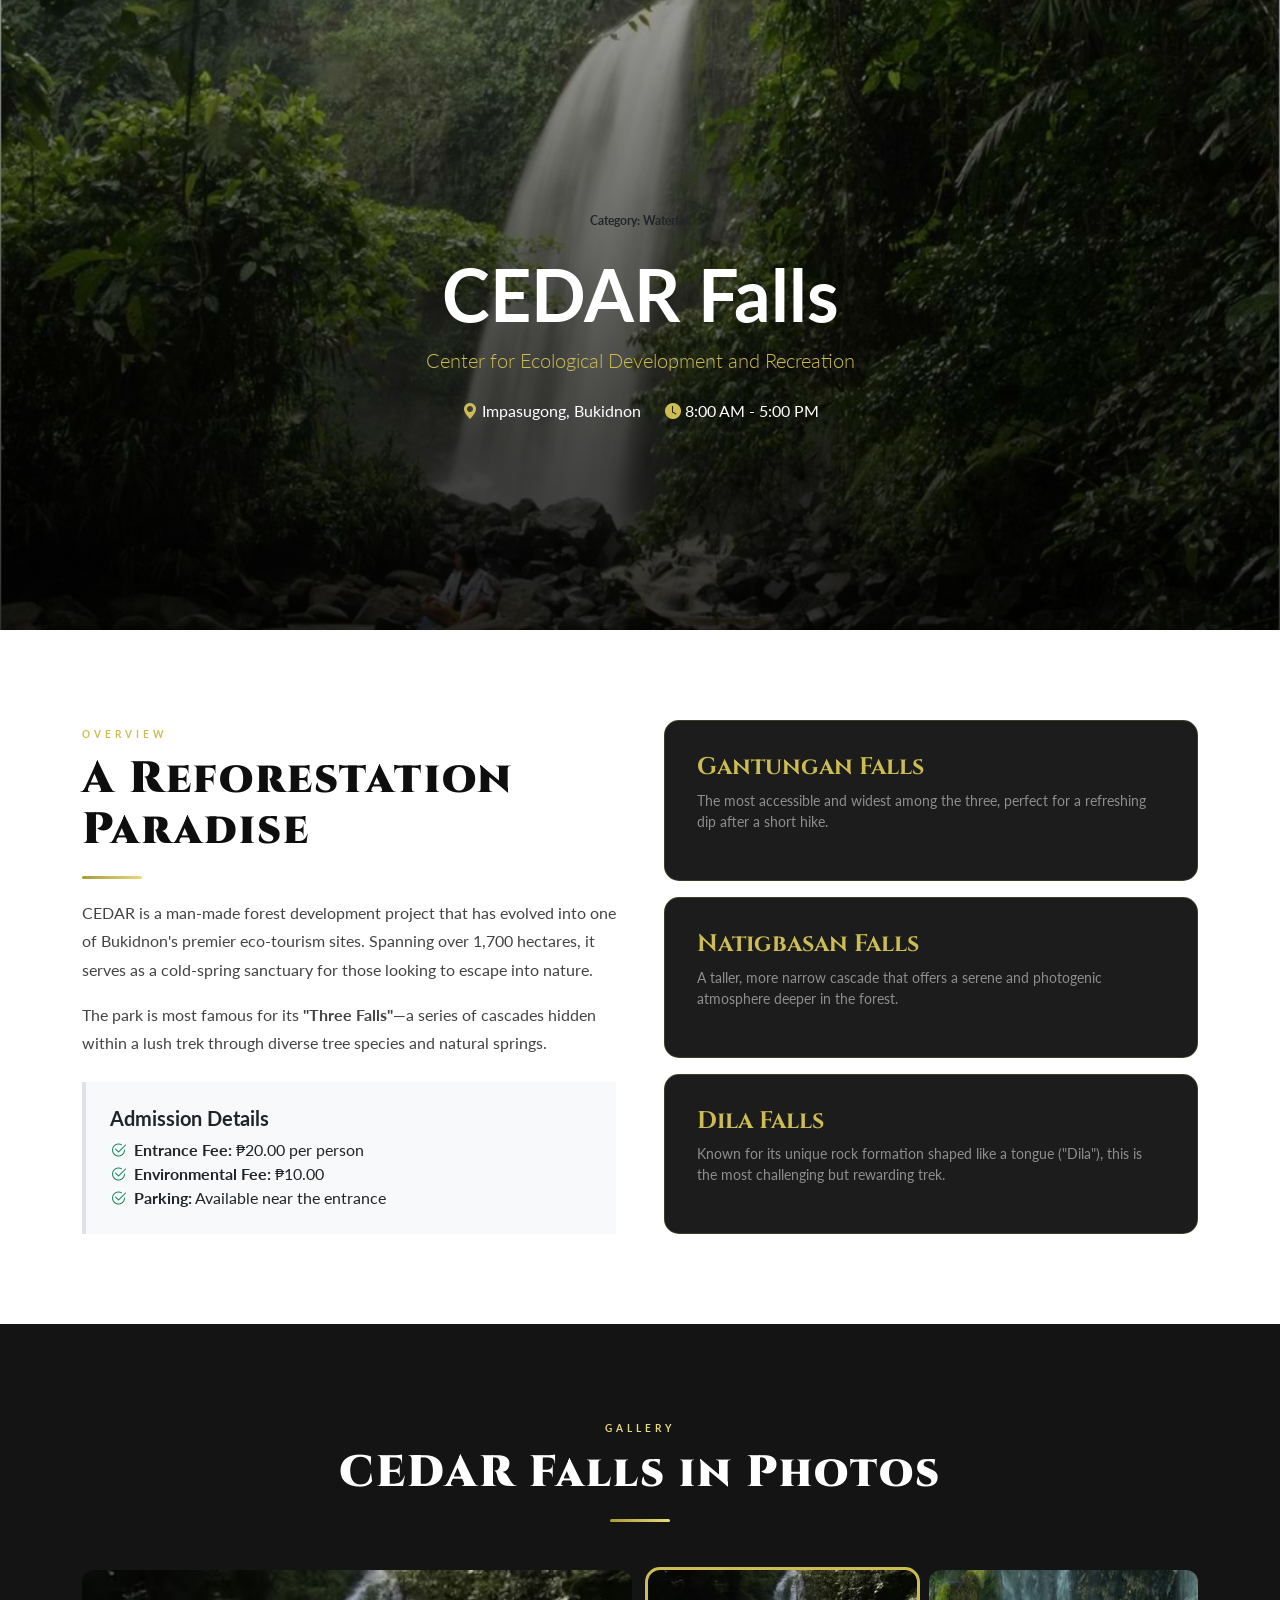
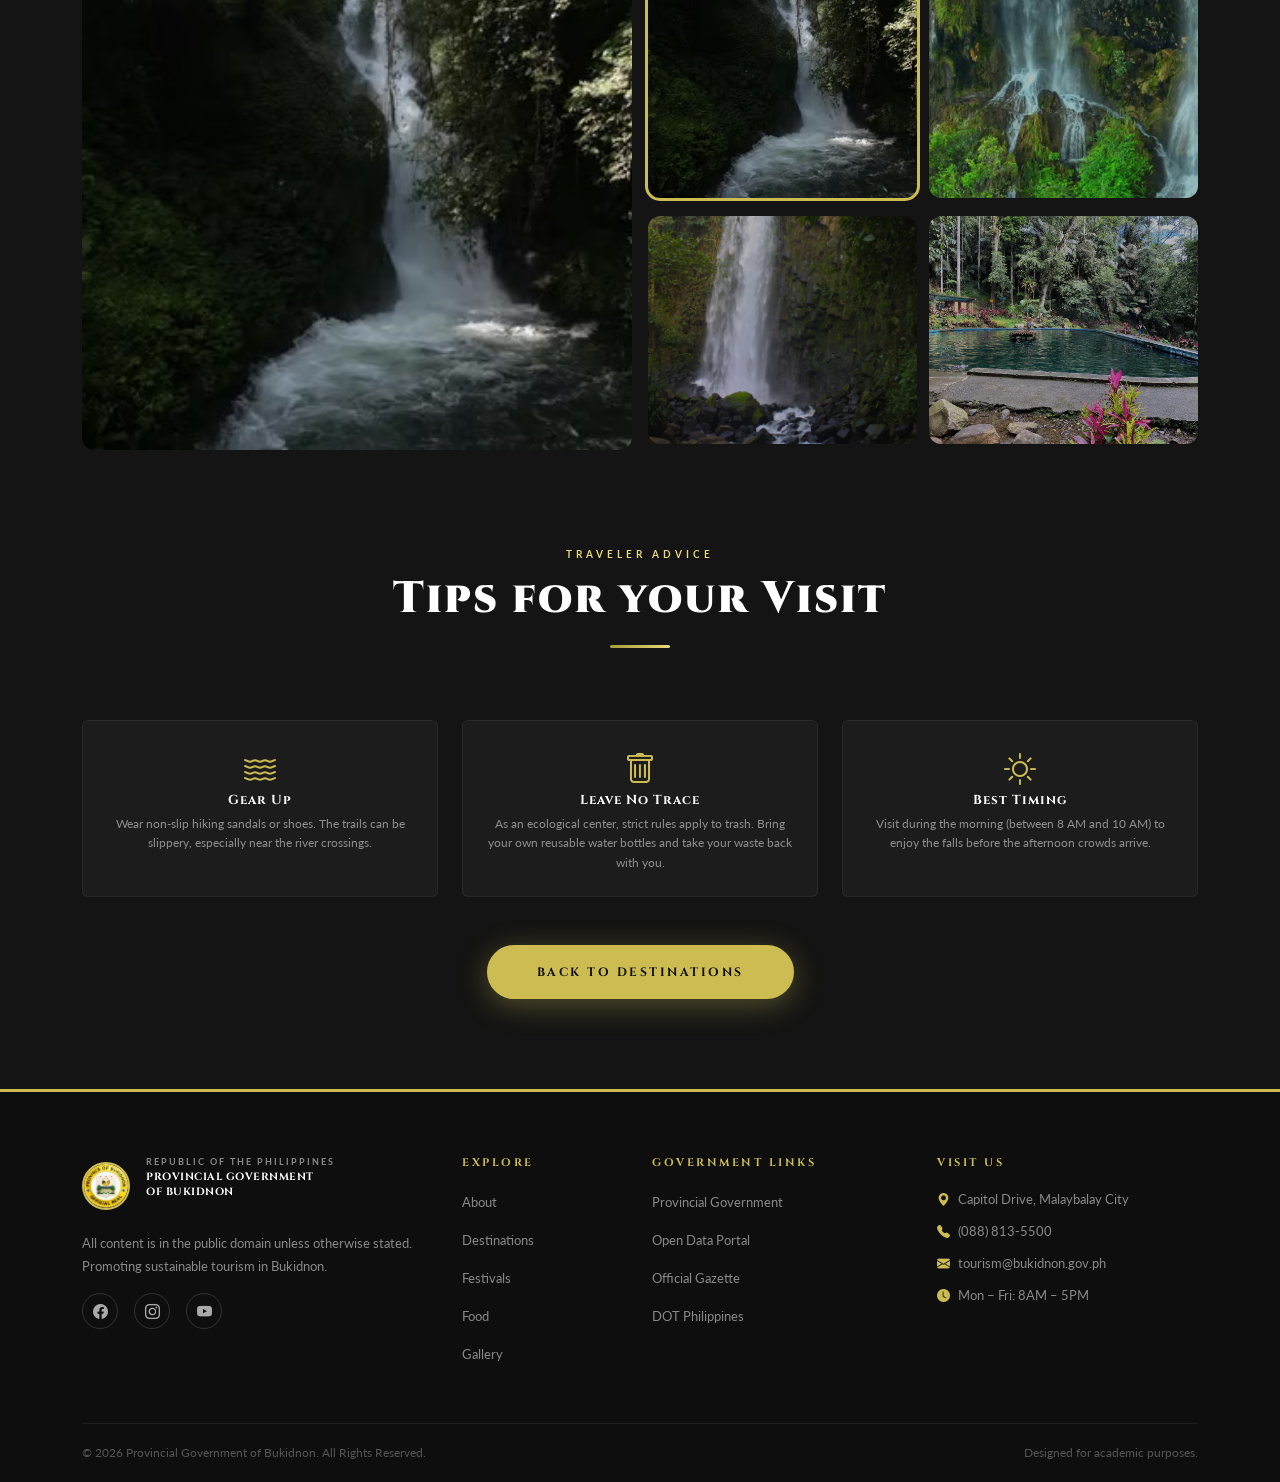
<file: cedar-overview.html>
<!DOCTYPE html>
<html lang="en">
<head>
<meta charset="UTF-8">
<meta name="viewport" content="width=device-width, initial-scale=1.0">
<title>CEDAR Falls – Impasugong, Bukidnon</title>
<link rel="preconnect" href="https://fonts.googleapis.com">
<link rel="preconnect" href="https://fonts.gstatic.com" crossorigin>
<link href="https://fonts.googleapis.com/css2?family=Cinzel:wght@400;600;700;900&family=Lato:ital,wght@0,300;0,400;0,700;1,300&display=swap" rel="stylesheet">
<link href="https://cdn.jsdelivr.net/npm/bootstrap@5.3.3/dist/css/bootstrap.min.css" rel="stylesheet">
<link href="https://cdn.jsdelivr.net/npm/bootstrap-icons@1.11.3/font/bootstrap-icons.min.css" rel="stylesheet">
<link rel="stylesheet" href="styles/index_style.css">

<style>
  :root {
    --gold: #ccbc52;
    --gold-dark: #a89c38;
    --black: #0e0e0e;
    --dark: #141414;
    --dark-card: #1c1c1c;
    --white: #fff;
  }

  .hero-destination {
    height: 70vh;
    background: linear-gradient(rgba(0,0,0,0.4), rgba(0,0,0,0.8)), url('image/cedar.jpg') center/cover no-repeat;
    display: flex;
    align-items: center;
    justify-content: center;
    text-align: center;
    color: white;
  }

  .spec-card {
    background: var(--dark-card);
    border: 1px solid rgba(204,188,82,0.2);
    padding: 2rem;
    border-radius: 15px;
    height: 100%;
    transition: transform 0.3s ease;
  }

  .spec-card:hover {
    transform: translateY(-5px);
    border-color: var(--gold);
  }

  .waterfall-name {
    color: var(--gold);
    font-family: 'Cinzel', serif;
    font-weight: 700;
  }
</style>
</head>
<body>

  <section class="hero-destination">
    <div class="container">
      <span class="badge bg-gold text-dark mb-3 px-3 py-2">Category: Waterfall</span>
      <h1 class="display-2 fw-bold font-display">CEDAR Falls</h1>
      <p class="lead font-display text-gold">Center for Ecological Development and Recreation</p>
      <div class="d-flex justify-content-center gap-4 mt-4">
        <span><i class="bi bi-geo-alt-fill text-gold"></i> Impasugong, Bukidnon</span>
        <span><i class="bi bi-clock-fill text-gold"></i> 8:00 AM - 5:00 PM</span>
      </div>
    </div>
  </section>

  <section class="section-block bg-white text-dark">
    <div class="container">
      <div class="row g-5 align-items-center">
        <div class="col-lg-6">
          <div class="section-eyebrow">Overview</div>
          <h2 class="section-heading">A Reforestation Paradise</h2>
          <div class="section-rule"></div>
          <p class="section-body">
            CEDAR is a man-made forest development project that has evolved into one of Bukidnon's premier eco-tourism sites. Spanning over 1,700 hectares, it serves as a cold-spring sanctuary for those looking to escape into nature.
          </p>
          <p class="section-body mt-3">
            The park is most famous for its <strong>"Three Falls"</strong>—a series of cascades hidden within a lush trek through diverse tree species and natural springs.
          </p>
          
          <div class="mt-4 p-4 border-start border-gold border-4 bg-light">
            <h5 class="font-display fw-bold">Admission Details</h5>
            <ul class="list-unstyled mb-0">
              <li><i class="bi bi-check2-circle text-success me-2"></i><strong>Entrance Fee:</strong> ₱20.00 per person</li>
              <li><i class="bi bi-check2-circle text-success me-2"></i><strong>Environmental Fee:</strong> ₱10.00</li>
              <li><i class="bi bi-check2-circle text-success me-2"></i><strong>Parking:</strong> Available near the entrance</li>
            </ul>
          </div>
        </div>
        <div class="col-lg-6">
            <div class="row g-3">
                <div class="col-12">
                    <div class="spec-card">
                        <h4 class="waterfall-name">Gantungan Falls</h4>
                        <p class="small text-white-50">The most accessible and widest among the three, perfect for a refreshing dip after a short hike.</p>
                    </div>
                </div>
                <div class="col-12">
                    <div class="spec-card">
                        <h4 class="waterfall-name">Natigbasan Falls</h4>
                        <p class="small text-white-50">A taller, more narrow cascade that offers a serene and photogenic atmosphere deeper in the forest.</p>
                    </div>
                </div>
                <div class="col-12">
                    <div class="spec-card">
                        <h4 class="waterfall-name">Dila Falls</h4>
                        <p class="small text-white-50">Known for its unique rock formation shaped like a tongue ("Dila"), this is the most challenging but rewarding trek.</p>
                    </div>
                </div>
            </div>
        </div>
      </div>
    </div>
  </section>

  <!-- ══════════════════ PHOTO GALLERY ══════════════════ -->
  <section class="section-block section-dark">
    <div class="container">
      <div class="text-center mb-5">
        <div class="section-eyebrow light">Gallery</div>
        <h2 class="section-heading light">CEDAR Falls in Photos</h2>
        <div class="section-rule mx-auto"></div>
      </div>

      <div class="cedar-gallery">
        <div class="cedar-gallery-main">
          <img src="image/cedar1.jpg" alt="CEDAR Falls" class="cedar-gallery-img cedar-gallery-img--tall" id="lightMainImg">
        </div>
        <div class="cedar-gallery-grid">
          <img src="image/cedar1.jpg" alt="CEDAR Falls View 1" class="cedar-gallery-img cedar-thumb active" data-src="image/cedar1.jpg">
          <img src="image/cedar2.jpg" alt="CEDAR Falls View 2" class="cedar-gallery-img cedar-thumb" data-src="image/cedar2.jpg">
          <img src="image/cedar3.jpg" alt="CEDAR Falls View 3" class="cedar-gallery-img cedar-thumb" data-src="image/cedar3.jpg">
          <img src="image/cedar4.jpg" alt="CEDAR Falls View 4" class="cedar-gallery-img cedar-thumb" data-src="image/cedar4.jpg">
        </div>
      </div>
    </div>
  </section>

  <style>
    .cedar-gallery { display: grid; grid-template-columns: 1fr 1fr; gap: 1rem; }
    .cedar-gallery-main { overflow: hidden; border-radius: 12px; }
    .cedar-gallery-img { width: 100%; height: 100%; object-fit: cover; display: block; border-radius: 12px; }
    .cedar-gallery-img--tall { height: 480px; }
    .cedar-gallery-grid { display: grid; grid-template-columns: 1fr 1fr; gap: .75rem; }
    .cedar-thumb { height: 228px; cursor: pointer; opacity: 0.7; transition: opacity .25s, outline .25s; outline: 3px solid transparent; }
    .cedar-thumb:hover { opacity: 1; }
    .cedar-thumb.active { opacity: 1; outline-color: var(--gold); }
    @media (max-width: 768px) {
      .cedar-gallery { grid-template-columns: 1fr; }
      .cedar-gallery-img--tall { height: 260px; }
      .cedar-thumb { height: 130px; }
    }
  </style>

  <script>
    document.querySelectorAll('.cedar-thumb').forEach(thumb => {
      thumb.addEventListener('click', function() {
        document.getElementById('lightMainImg').src = this.dataset.src;
        document.querySelectorAll('.cedar-thumb').forEach(t => t.classList.remove('active'));
        this.classList.add('active');
      });
    });
  </script>

  <section class="section-block section-dark" style="padding-top:0;">
    <div class="container text-center">
      <div class="section-eyebrow light">Traveler Advice</div>
      <h2 class="section-heading light">Tips for your Visit</h2>
      <div class="section-rule mx-auto"></div>
      
      <div class="row mt-5 g-4 text-start">
        <div class="col-md-4">
            <div class="tribe-card p-4 h-100">
                <i class="bi bi-water text-gold fs-2 mb-3"></i>
                <h5 class="text-white">Gear Up</h5>
                <p class="small text-white-50">Wear non-slip hiking sandals or shoes. The trails can be slippery, especially near the river crossings.</p>
            </div>
        </div>
        <div class="col-md-4">
            <div class="tribe-card p-4 h-100">
                <i class="bi bi-trash text-gold fs-2 mb-3"></i>
                <h5 class="text-white">Leave No Trace</h5>
                <p class="small text-white-50">As an ecological center, strict rules apply to trash. Bring your own reusable water bottles and take your waste back with you.</p>
            </div>
        </div>
        <div class="col-md-4">
            <div class="tribe-card p-4 h-100">
                <i class="bi bi-brightness-high text-gold fs-2 mb-3"></i>
                <h5 class="text-white">Best Timing</h5>
                <p class="small text-white-50">Visit during the morning (between 8 AM and 10 AM) to enjoy the falls before the afternoon crowds arrive.</p>
            </div>
        </div>
      </div>
      
      <div class="mt-5">
        <a href="index.html#destinations" class="btn btn-gold px-5 py-3 rounded-pill font-display fw-bold">Back to Destinations</a>
      </div>
    </div>
  </section>

  <script src="https://cdn.jsdelivr.net/npm/bootstrap@5.3.3/dist/js/bootstrap.bundle.min.js"></script>
<footer class="site-footer">
      <div class="container">
        <div class="row g-4">
          <div class="col-lg-4">
            <div class="d-flex align-items-center gap-3 mb-3">
              <img src="image/logo.png" alt="Logo" class="footer-logo" onerror="this.style.display='none'">
              <div>
                <p class="footer-province-sub">REPUBLIC OF THE PHILIPPINES</p>
                <p class="footer-province-name">PROVINCIAL GOVERNMENT<br>OF BUKIDNON</p>
              </div>
            </div>
            <p class="footer-about">All content is in the public domain unless otherwise stated. Promoting sustainable tourism in Bukidnon.</p>
            <div class="d-flex gap-3 mt-3">
              <a href="#" class="social-btn"><i class="bi bi-facebook"></i></a>
              <a href="#" class="social-btn"><i class="bi bi-instagram"></i></a>
              <a href="#" class="social-btn"><i class="bi bi-youtube"></i></a>
            </div>
          </div>
          <div class="col-sm-6 col-lg-2">
            <h5 class="footer-heading">Explore</h5>
            <ul class="footer-links">
              <li><a href="index.html#about">About</a></li>
              <li><a href="index.html#destinations">Destinations</a></li>
              <li><a href="index.html#festivals">Festivals</a></li>
              <li><a href="index.html#food">Food</a></li>
              <li><a href="gallery.html">Gallery</a></li>
            </ul>
          </div>
          <div class="col-sm-6 col-lg-3">
            <h5 class="footer-heading">Government Links</h5>
            <ul class="footer-links">
              <li><a href="https://bukidnon.gov.ph" target="_blank">Provincial Government</a></li>
              <li><a href="https://data.gov.ph/" target="_blank">Open Data Portal</a></li>
              <li><a href="https://www.officialgazette.gov.ph/" target="_blank">Official Gazette</a></li>
              <li><a href="https://www.tourism.gov.ph/" target="_blank">DOT Philippines</a></li>
            </ul>
          </div>
          <div class="col-lg-3">
            <h5 class="footer-heading">Visit Us</h5>
            <ul class="footer-links">
              <li><i class="bi bi-geo-alt-fill text-gold me-2"></i>Capitol Drive, Malaybalay City</li>
              <li><i class="bi bi-telephone-fill text-gold me-2"></i>(088) 813-5500</li>
              <li><i class="bi bi-envelope-fill text-gold me-2"></i>tourism@bukidnon.gov.ph</li>
              <li><i class="bi bi-clock-fill text-gold me-2"></i>Mon – Fri: 8AM – 5PM</li>
            </ul>
          </div>
        </div>
        <div class="footer-bottom">
          <p>© 2026 Provincial Government of Bukidnon. All Rights Reserved.</p>
          <p>Designed for academic purposes.</p>
        </div>
      </div>
    </footer>

    <script src="https://cdn.jsdelivr.net/npm/bootstrap@5.3.3/dist/js/bootstrap.bundle.min.js"></script>
    <script>
        // Hamburger Toggle
        document.getElementById('hamburgerBtn').addEventListener('click', function() {
            this.classList.toggle('active');
            document.getElementById('mainNav').classList.toggle('nav-open');
        });
    </script>

    <script src="js/script.js"></script>
</body>
</html>
</file>
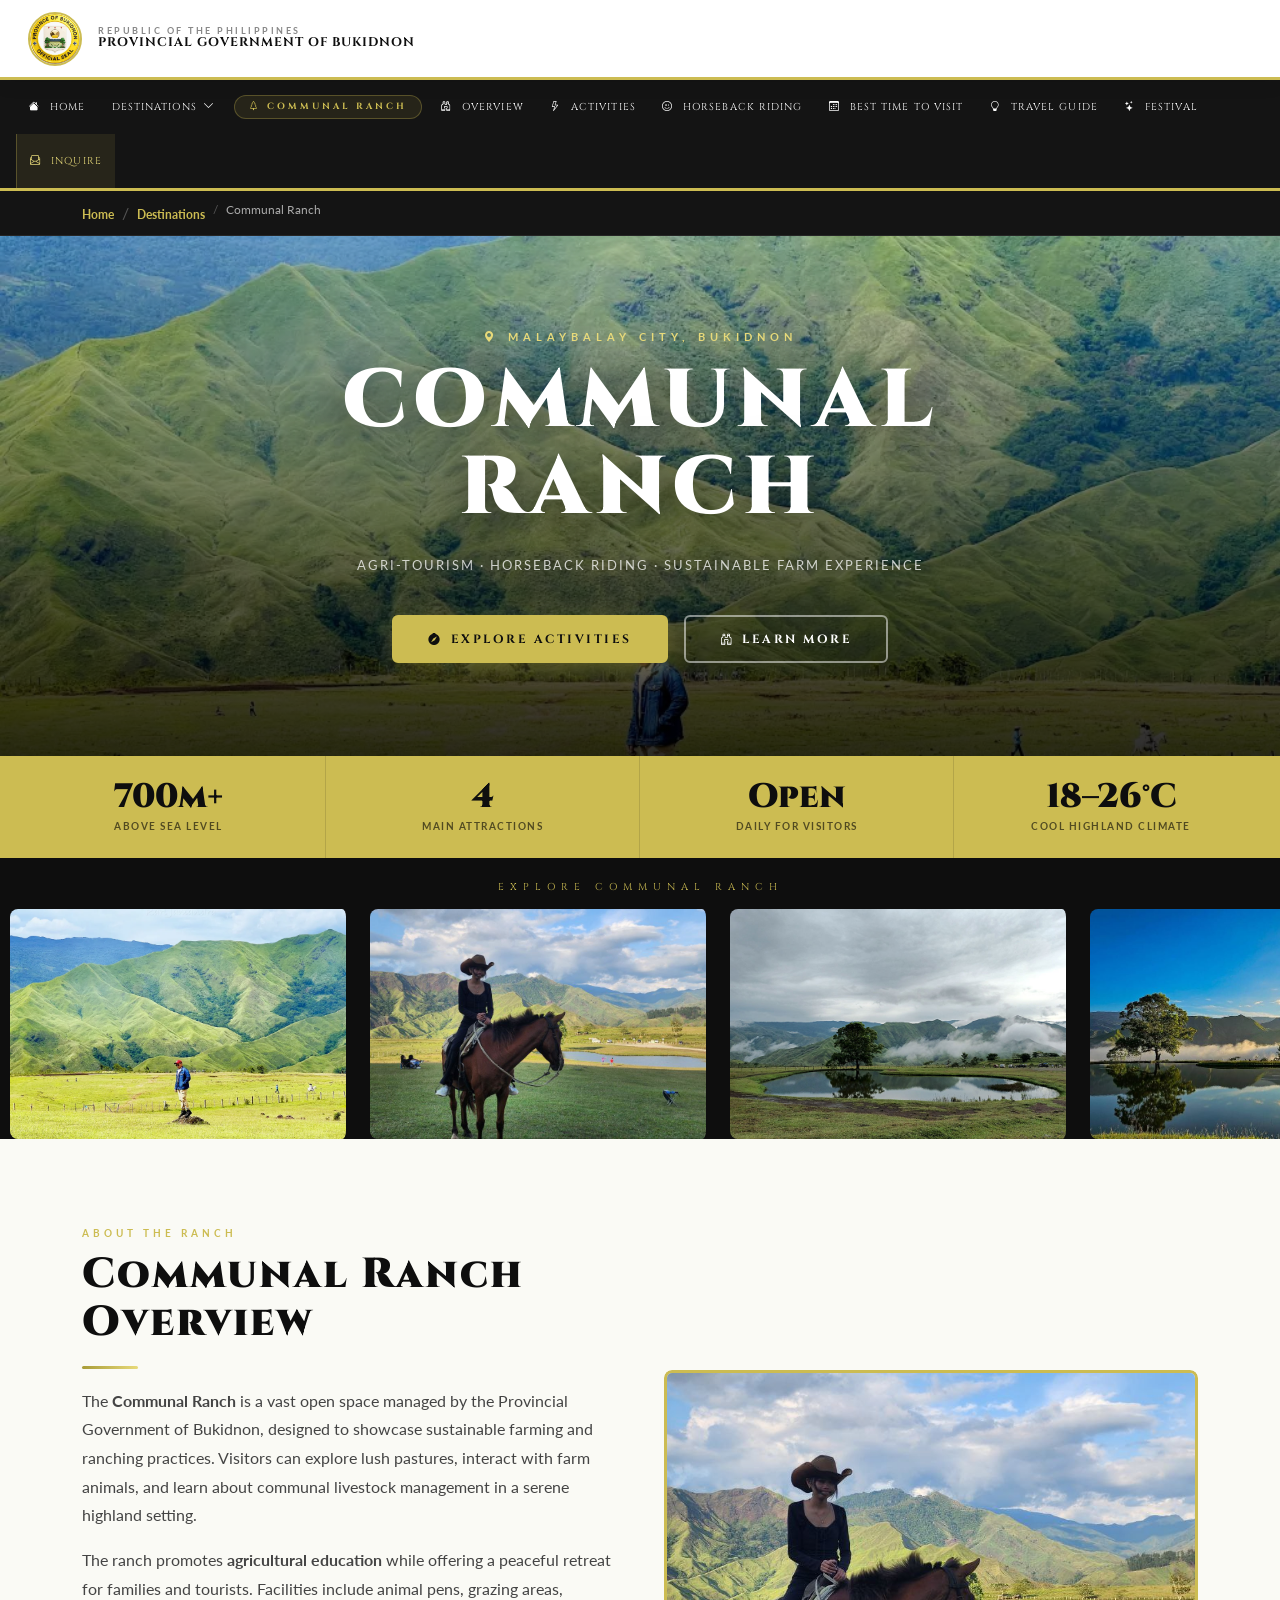
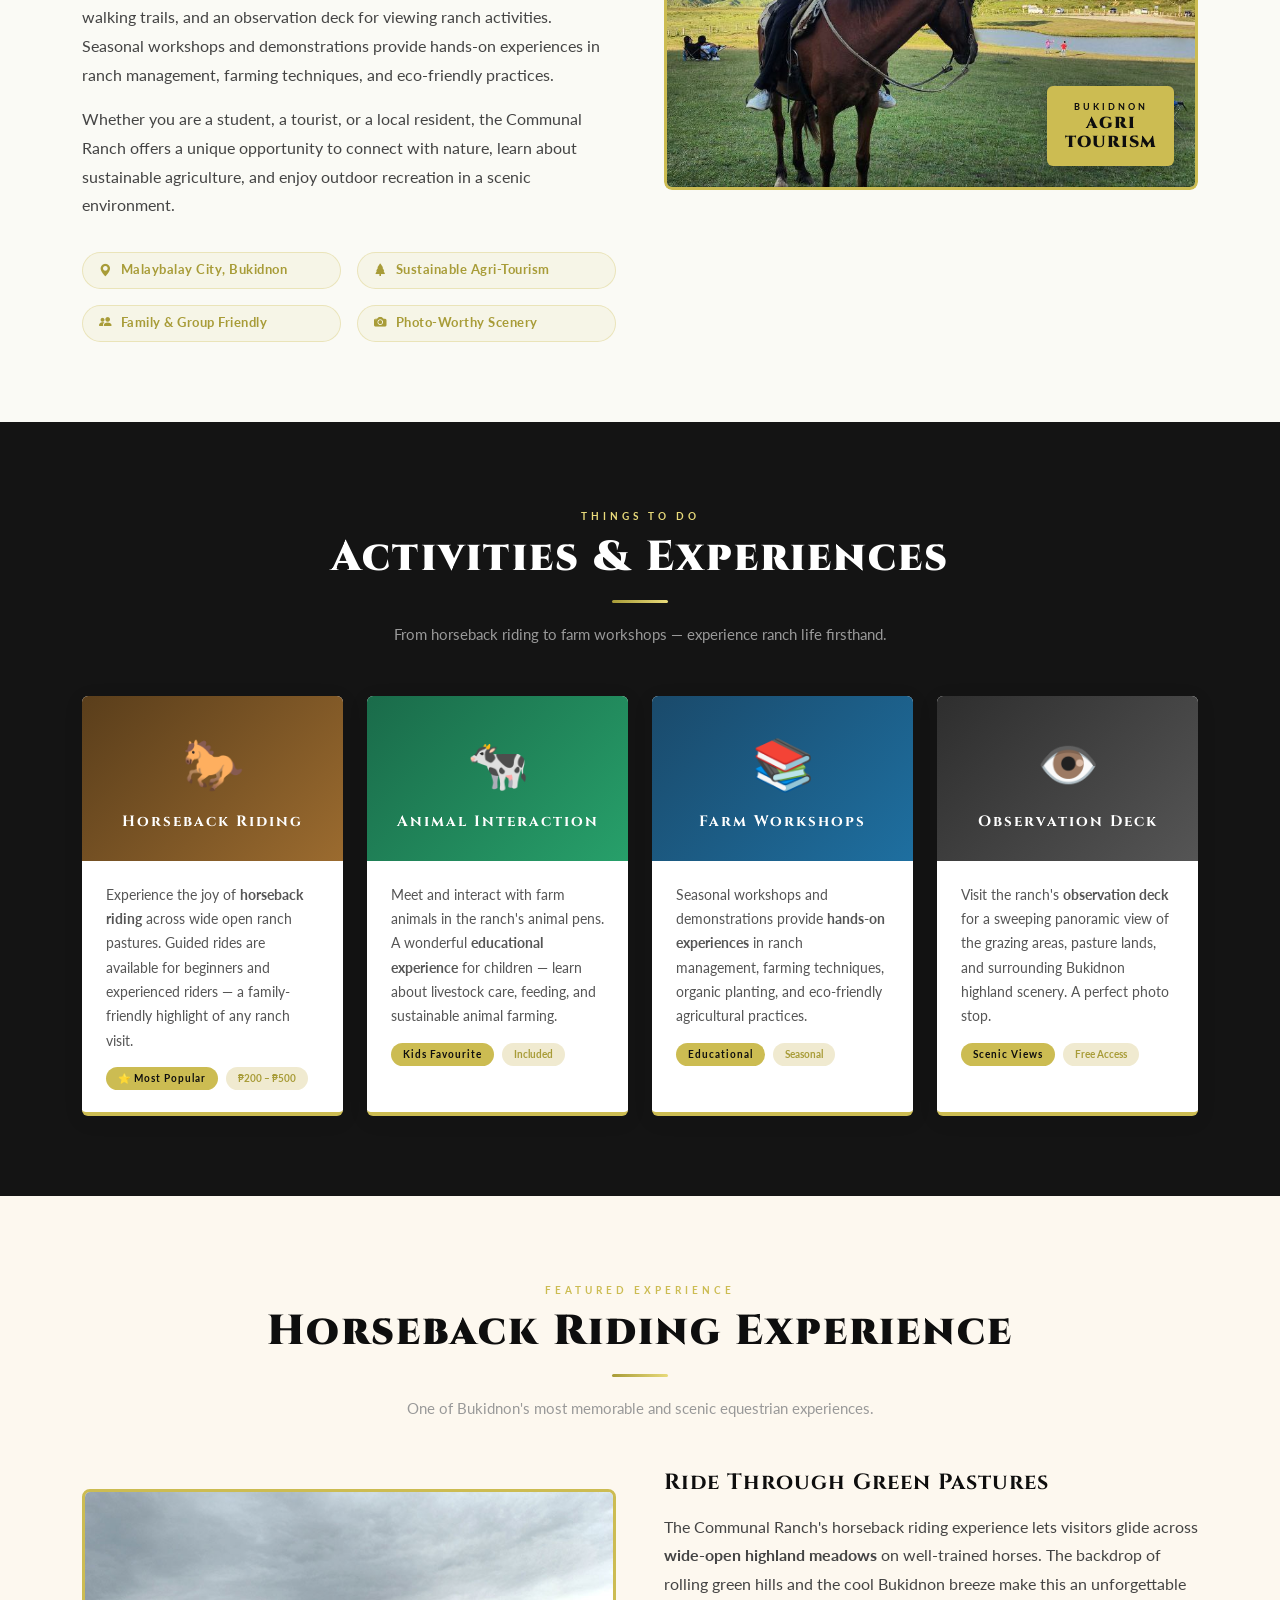
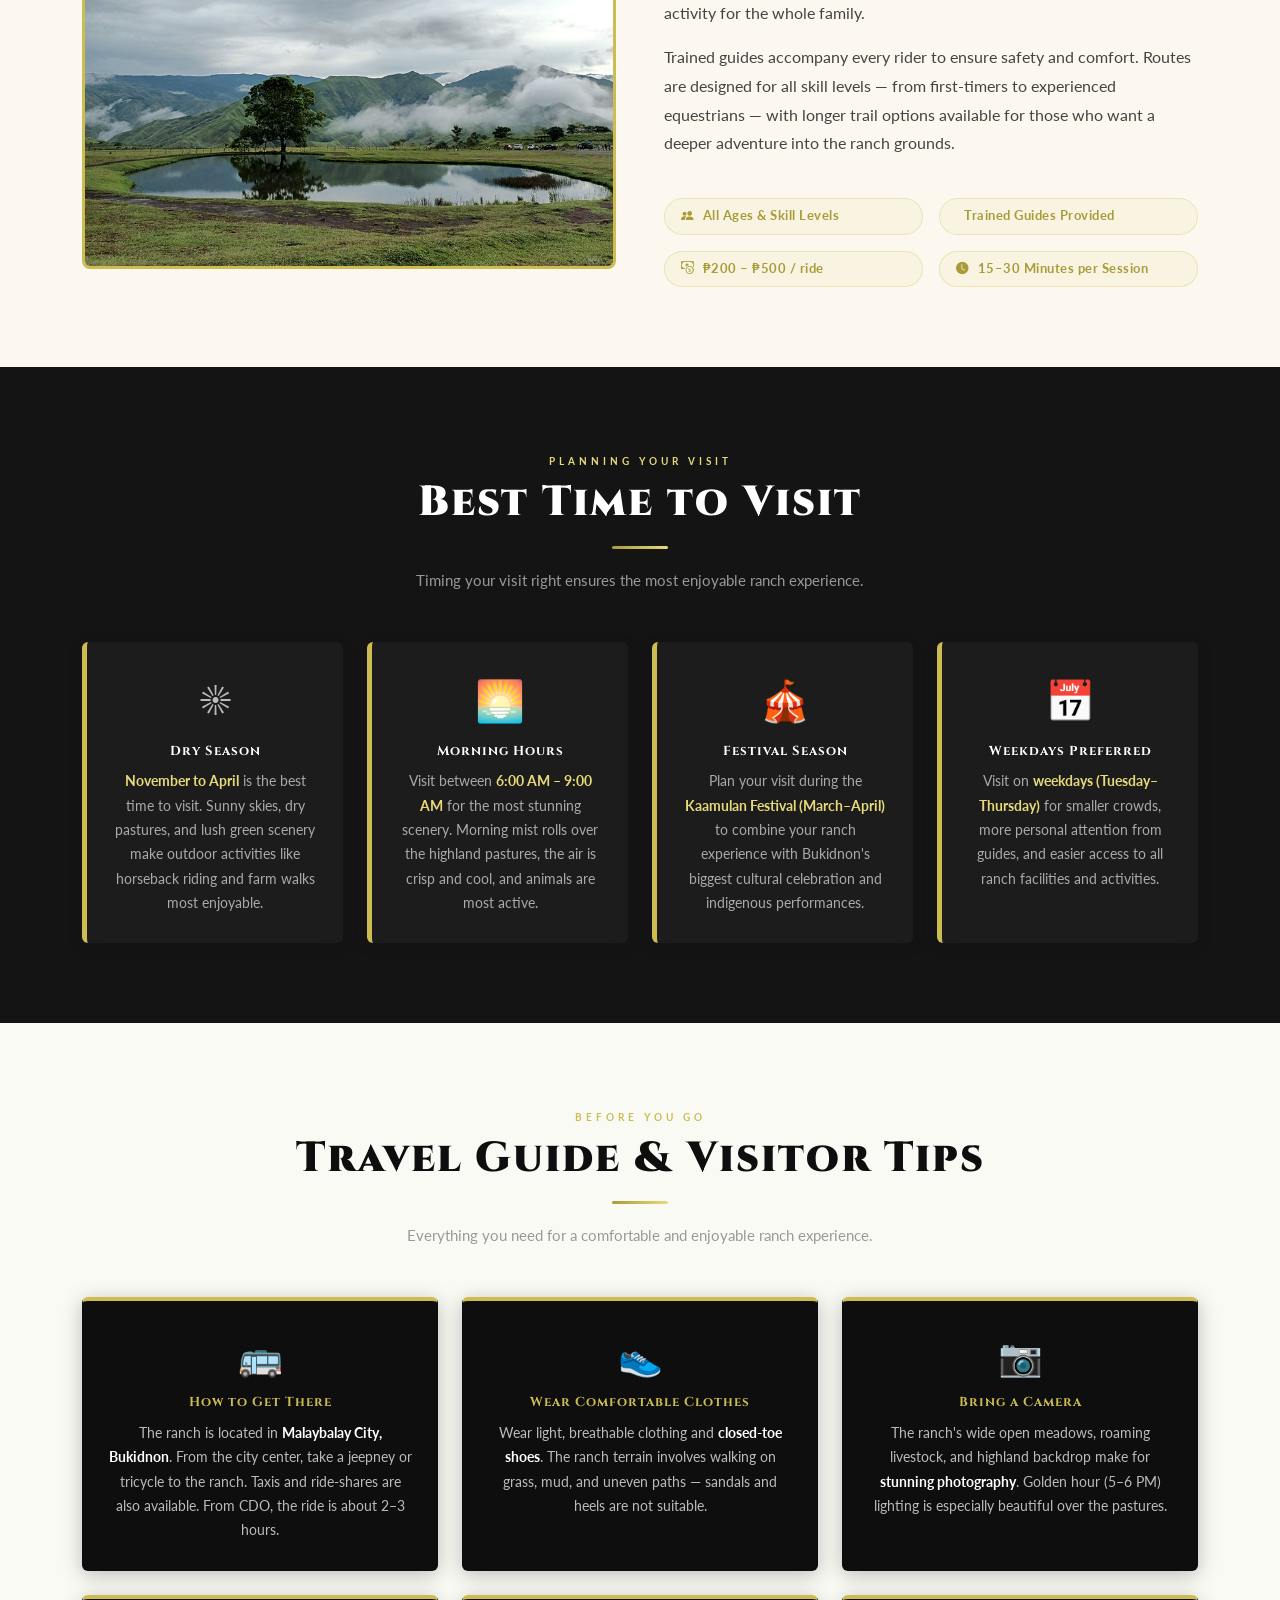
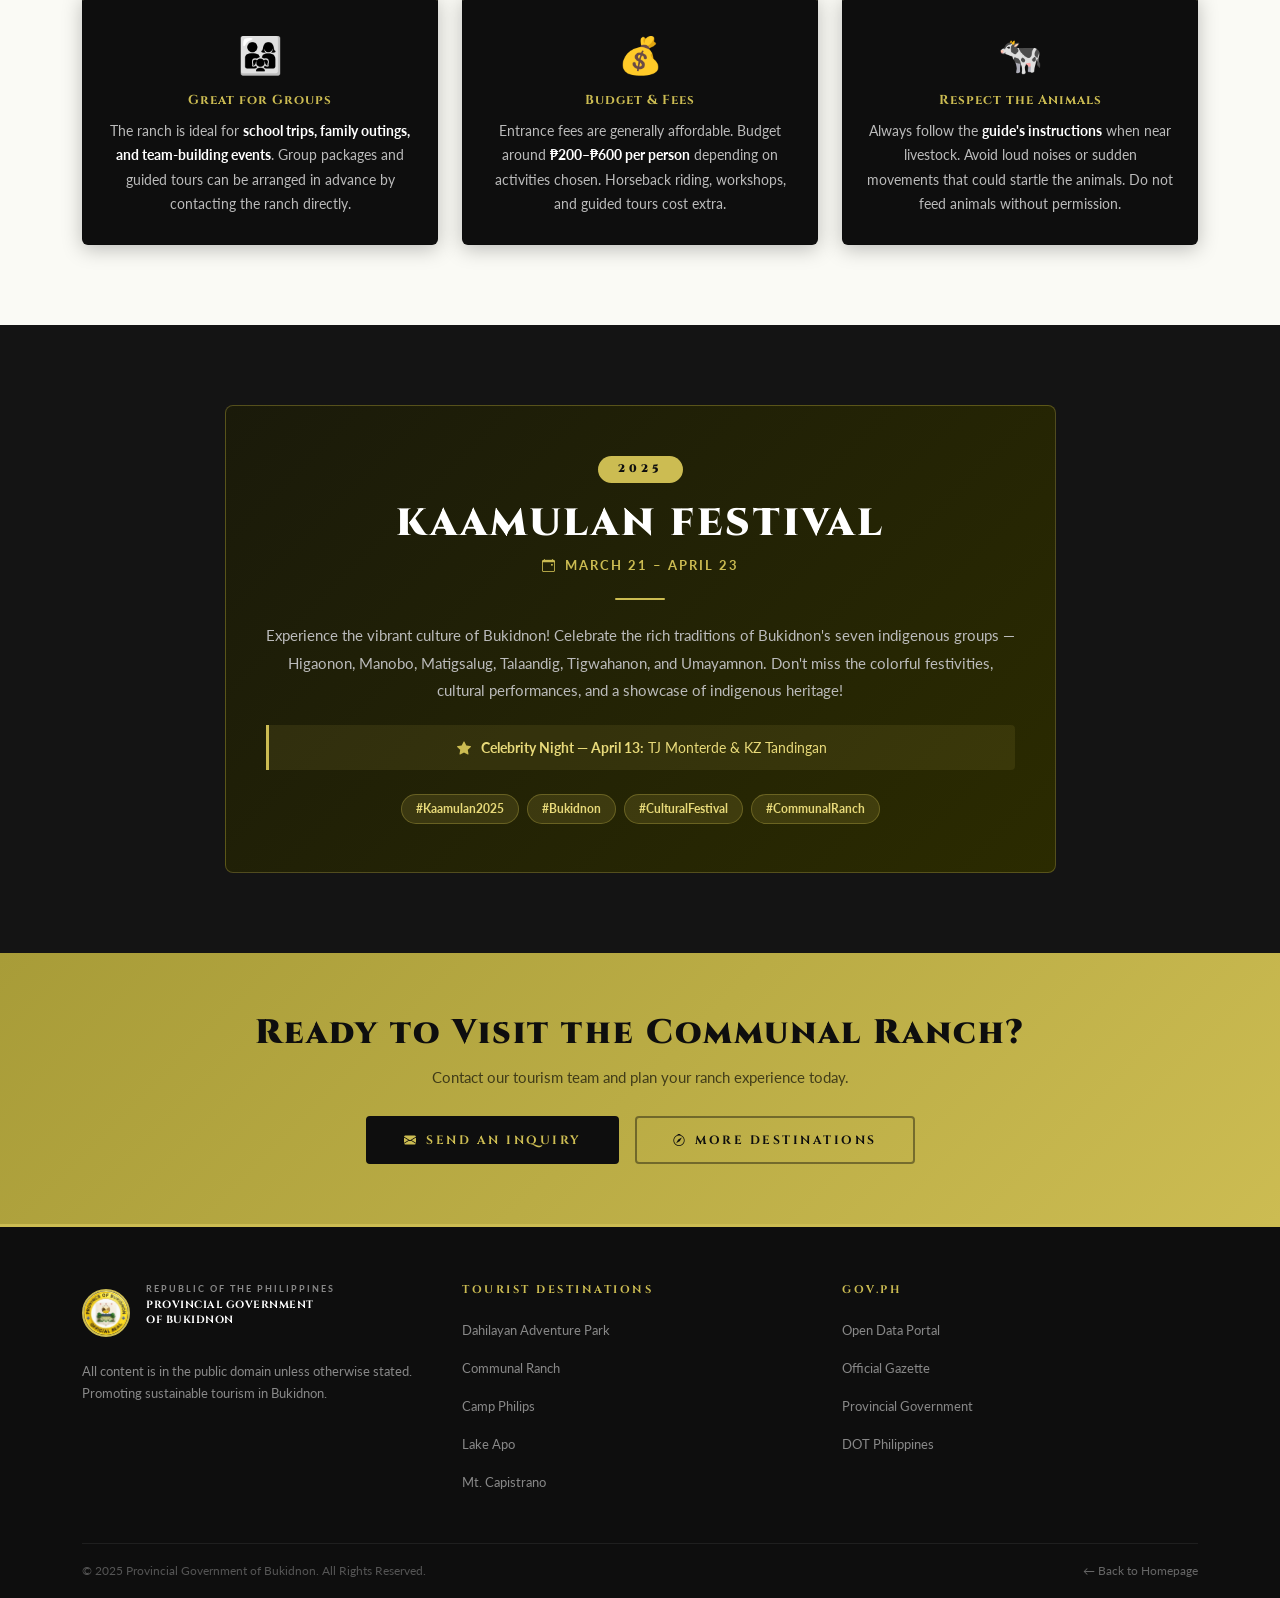
<file: communal-ranch-overview.html>
<!DOCTYPE html>
<html lang="en">
<head>
<meta charset="UTF-8">
<meta name="viewport" content="width=device-width, initial-scale=1.0">
<title>Communal Ranch – Bukidnon Tourism</title>
<link rel="preconnect" href="https://fonts.googleapis.com">
<link rel="preconnect" href="https://fonts.gstatic.com" crossorigin>
<link href="https://fonts.googleapis.com/css2?family=Cinzel:wght@400;600;700;900&family=Lato:ital,wght@0,300;0,400;0,700;1,300&display=swap" rel="stylesheet">
<link href="https://cdn.jsdelivr.net/npm/bootstrap@5.3.3/dist/css/bootstrap.min.css" rel="stylesheet">
<link href="https://cdn.jsdelivr.net/npm/bootstrap-icons@1.11.3/font/bootstrap-icons.min.css" rel="stylesheet">
<link rel="stylesheet" href="styles/index_style.css">
<style>
:root{--gold:#ccbc52;--gold-dark:#a89c38;--gold-light:#e8da7a;--black:#0e0e0e;--dark:#141414;--mid:#222;--dark-card:#1c1c1c;--white:#fff;--off-white:#fafaf5;--warm-bg:#fdf8ef;--text-body:#444;--text-muted:#888;--font-display:'Cinzel',serif;--font-body:'Lato',sans-serif;--header-h:80px;--nav-h:54px;--radius:6px;--transition:.25s ease;}
*,*::before,*::after{box-sizing:border-box;margin:0;padding:0;}html{scroll-behavior:smooth;}body{font-family:var(--font-body);background:var(--off-white);color:var(--text-body);overflow-x:hidden;}img{max-width:100%;display:block;}a{text-decoration:none;}

.site-header{position:sticky;top:0;z-index:1200;height:var(--header-h);background:var(--white);border-bottom:3px solid var(--gold);box-shadow:0 2px 18px rgba(0,0,0,.10);transition:height var(--transition);}
.site-header.header-scrolled{height:64px;}
.header-inner{height:100%;padding:0 28px;}
.site-logo{width:54px;height:54px;border-radius:50%;border:2.5px solid var(--gold);object-fit:cover;transition:width var(--transition),height var(--transition);}
.header-scrolled .site-logo{width:44px;height:44px;}
.header-sub{font-size:9px;font-weight:700;letter-spacing:2.5px;color:var(--text-muted);text-transform:uppercase;line-height:1;}
.header-title{font-family:var(--font-display);font-size:12.5px;font-weight:700;letter-spacing:1px;color:var(--black);line-height:1.35;}
.hamburger-btn{display:none;flex-direction:column;justify-content:center;gap:5px;background:none;border:none;cursor:pointer;padding:8px;}
.hamburger-btn span{display:block;width:26px;height:2px;background:var(--black);border-radius:2px;transition:transform .3s,opacity .3s;}
.hamburger-btn.active span:nth-child(1){transform:translateY(7px) rotate(45deg);}
.hamburger-btn.active span:nth-child(2){opacity:0;}
.hamburger-btn.active span:nth-child(3){transform:translateY(-7px) rotate(-45deg);}
.main-nav{background:var(--dark);border-bottom:3px solid var(--gold);position:sticky;top:var(--header-h);z-index:1100;transition:top var(--transition);}
.header-scrolled~.main-nav{top:64px;}
.nav-inner{min-height:var(--nav-h);}
.nav-list{list-style:none;}
.nav-item-custom{position:relative;}
.nav-link-custom{display:flex;align-items:center;gap:6px;padding:0 13px;height:var(--nav-h);color:var(--white);font-family:var(--font-display);font-size:10px;letter-spacing:1.1px;text-transform:uppercase;white-space:nowrap;cursor:pointer;transition:background var(--transition),color var(--transition);}
.nav-link-custom:hover,.nav-item-active .nav-link-custom{background:var(--gold);color:var(--black);}
.nav-chevron{font-size:11px;transition:transform .3s;}
.nav-item-custom:hover .nav-chevron,.nav-item-open .nav-chevron{transform:rotate(180deg);}
.nav-page-label{display:flex;align-items:center;}
.nav-section-pill{display:inline-flex;align-items:center;gap:6px;font-family:var(--font-display);font-size:9px;font-weight:700;letter-spacing:3px;text-transform:uppercase;color:var(--gold);background:rgba(204,188,82,.10);border:1px solid rgba(204,188,82,.30);border-radius:20px;padding:4px 14px;white-space:nowrap;pointer-events:none;margin:0 6px;}
.nav-cta .nav-link-custom{background:rgba(204,188,82,.10);border-left:1px solid rgba(204,188,82,.30);color:var(--gold-light);}
.nav-cta .nav-link-custom:hover{background:var(--gold);color:var(--black);}
.nav-dropdown{display:none;position:absolute;top:var(--nav-h);left:0;min-width:230px;background:var(--mid);border-top:3px solid var(--gold);list-style:none;box-shadow:0 12px 32px rgba(0,0,0,.4);z-index:999;animation:dropIn .2s ease;}
.nav-item-custom:hover .nav-dropdown{display:block;}
@keyframes dropIn{from{opacity:0;transform:translateY(-8px);}to{opacity:1;transform:translateY(0);}}
.nav-dropdown li a{display:flex;align-items:center;gap:10px;padding:12px 20px;color:#ccc;font-size:13px;border-bottom:1px solid rgba(255,255,255,.05);transition:background var(--transition),color var(--transition),padding-left var(--transition);}
.nav-dropdown li:last-child a{border-bottom:none;}
.nav-dropdown li a:hover{background:var(--gold);color:var(--black);padding-left:28px;font-weight:700;}
.btn-gold{display:inline-block;padding:13px 34px;background:var(--gold);color:var(--black);font-family:var(--font-display);font-size:12px;font-weight:700;letter-spacing:2.5px;text-transform:uppercase;border-radius:var(--radius);border:2px solid var(--gold);box-shadow:0 6px 28px rgba(204,188,82,.35);transition:background var(--transition),transform .2s;}
.btn-gold:hover{background:var(--gold-light);transform:translateY(-2px);color:var(--black);}
.btn-ghost{display:inline-block;padding:13px 34px;background:transparent;color:var(--white);font-family:var(--font-display);font-size:12px;font-weight:700;letter-spacing:2.5px;text-transform:uppercase;border-radius:var(--radius);border:2px solid rgba(255,255,255,.5);transition:all var(--transition);}
.btn-ghost:hover{border-color:var(--gold);color:var(--gold-light);transform:translateY(-2px);}
.page-hero{position:relative;width:100%;height:520px;overflow:hidden;}
.page-hero-bg{width:100%;height:100%;object-fit:cover;object-position:center;animation:heroZoom 16s ease-in-out infinite alternate;}
@keyframes heroZoom{from{transform:scale(1);}to{transform:scale(1.06);}}
.page-hero-overlay{position:absolute;inset:0;background:linear-gradient(to bottom,rgba(0,0,0,.1) 0%,rgba(0,0,0,.52) 55%,rgba(0,0,0,.82) 100%);display:flex;flex-direction:column;align-items:center;justify-content:center;text-align:center;padding:24px;}
.page-hero-eyebrow{font-size:11px;font-weight:700;letter-spacing:5px;color:var(--gold-light);text-transform:uppercase;margin-bottom:14px;animation:fadeDown .8s ease both;}
.page-hero-title{font-family:var(--font-display);font-size:clamp(40px,7vw,82px);font-weight:900;color:var(--white);letter-spacing:6px;text-shadow:0 6px 40px rgba(0,0,0,.6);line-height:1.05;animation:fadeDown .9s .1s ease both;}
.page-hero-sub{font-size:13px;letter-spacing:2px;color:rgba(255,255,255,.75);margin-top:16px;text-transform:uppercase;animation:fadeUp .8s .2s ease both;}
@keyframes fadeDown{from{opacity:0;transform:translateY(-20px);}to{opacity:1;transform:translateY(0);}}
@keyframes fadeUp{from{opacity:0;transform:translateY(20px);}to{opacity:1;transform:translateY(0);}}
.breadcrumb-bar{background:var(--dark);border-bottom:1px solid rgba(255,255,255,.07);padding:10px 0;}
.breadcrumb-bar .breadcrumb{margin:0;background:none;padding:0;}
.breadcrumb-bar .breadcrumb-item a{color:var(--gold);font-size:12px;font-weight:700;}
.breadcrumb-bar .breadcrumb-item.active{color:#aaa;font-size:12px;}
.breadcrumb-bar .breadcrumb-item+.breadcrumb-item::before{color:#555;}
.fact-bar{background:var(--gold);}
.fact-item{display:flex;flex-direction:column;align-items:center;justify-content:center;padding:24px 16px;border-right:1px solid rgba(0,0,0,.12);text-align:center;}
.fact-item:last-child{border-right:none;}
.fact-num{font-family:var(--font-display);font-size:clamp(22px,3.5vw,34px);font-weight:900;color:var(--black);line-height:1;}
.fact-label{font-size:10px;font-weight:700;letter-spacing:1.5px;text-transform:uppercase;color:rgba(0,0,0,.6);margin-top:5px;}
.slider-section{overflow:hidden;background:var(--black);}
.slider-label-bar{font-family:var(--font-display);font-size:10px;letter-spacing:6px;color:var(--gold);text-align:center;padding:22px 0 14px;text-transform:uppercase;}
.slide-track{display:flex;animation:scroll 28s linear infinite;width:max-content;}
.slide-track img{width:340px;height:230px;object-fit:cover;flex-shrink:0;border-right:4px solid var(--black);}
@keyframes scroll{0%{transform:translateX(0);}100%{transform:translateX(-50%);}}
.section-block{padding:80px 0;}
.section-dark{background:var(--dark);}
.section-warm{background:var(--warm-bg);}
.section-eyebrow{display:inline-block;font-size:10px;font-weight:700;letter-spacing:4px;text-transform:uppercase;color:var(--gold);margin-bottom:10px;}
.section-eyebrow.light{color:var(--gold-light);}
.section-heading{font-family:var(--font-display);font-size:clamp(26px,4vw,42px);font-weight:900;color:var(--black);letter-spacing:2px;line-height:1.15;}
.section-heading.light{color:var(--white);}
.section-rule{width:56px;height:3px;background:linear-gradient(90deg,var(--gold-dark),var(--gold-light));border-radius:2px;margin:18px 0;}
.section-intro{font-size:15px;line-height:1.8;color:#999;max-width:620px;margin:0 auto;}
.section-body{font-size:15.5px;line-height:1.85;color:var(--text-body);}
.info-pill{background:rgba(204,188,82,.08);border:1px solid rgba(204,188,82,.3);border-radius:30px;padding:8px 16px;font-size:12.5px;font-weight:700;color:var(--gold-dark);display:flex;align-items:center;gap:8px;}
.activity-card{background:var(--white);border-radius:var(--radius);border-bottom:4px solid var(--gold);box-shadow:0 4px 20px rgba(0,0,0,.09);overflow:hidden;height:100%;transition:transform .3s,box-shadow .3s;}
.activity-card:hover{transform:translateY(-6px);box-shadow:0 16px 36px rgba(0,0,0,.18);}
.activity-header{padding:30px 20px;text-align:center;}
.activity-emoji{font-size:50px;display:block;margin-bottom:12px;}
.activity-name{font-family:var(--font-display);font-size:15px;font-weight:700;letter-spacing:2px;color:var(--white);margin:0;}
.activity-body{padding:22px 24px;}
.activity-body p{font-size:13.5px;line-height:1.8;color:#555;margin:0;}
.activity-tags{margin-top:14px;display:flex;gap:8px;flex-wrap:wrap;}
.tag-gold{background:var(--gold);color:var(--black);font-size:10px;font-weight:700;letter-spacing:1px;padding:4px 12px;border-radius:20px;}
.tag-outline{background:#f0ead0;color:var(--gold-dark);font-size:10px;font-weight:700;padding:4px 12px;border-radius:20px;}
.env-card{background:var(--white);border-radius:var(--radius);border-left:5px solid #27a06a;box-shadow:0 4px 18px rgba(0,0,0,.08);padding:28px 24px;text-align:center;height:100%;transition:transform .3s,border-color .3s;}
.env-card:hover{transform:translateY(-4px);border-color:var(--gold);}
.env-icon{font-size:40px;margin-bottom:14px;display:block;}
.env-card h3{font-family:var(--font-display);font-size:13px;font-weight:700;letter-spacing:1px;color:var(--black);margin-bottom:10px;}
.env-card p{font-size:13.5px;line-height:1.8;color:#555;margin:0;}
.tip-card{background:var(--black);border-radius:var(--radius);border-top:4px solid var(--gold);box-shadow:0 4px 20px rgba(0,0,0,.25);padding:28px 24px;text-align:center;height:100%;transition:transform .3s;}
.tip-card:hover{transform:translateY(-4px);}
.tip-icon{font-size:36px;margin-bottom:12px;display:block;}
.tip-card h3{font-family:var(--font-display);font-size:13px;font-weight:700;letter-spacing:1px;color:var(--gold);margin-bottom:10px;}
.tip-card p{font-size:13.5px;line-height:1.8;color:#bbb;margin:0;}
.festival-card{background:linear-gradient(135deg,#1a1a0a,#2b2b00);border:1px solid rgba(204,188,82,.3);border-radius:8px;padding:48px 40px;}
.festival-badge{display:inline-block;background:var(--gold);color:var(--black);font-family:var(--font-display);font-size:11px;font-weight:900;letter-spacing:4px;padding:5px 20px;border-radius:20px;margin-bottom:18px;}
.festival-title{font-family:var(--font-display);font-size:clamp(24px,4vw,38px);font-weight:900;letter-spacing:3px;color:var(--white);margin-bottom:10px;}
.festival-dates-txt{font-size:13px;font-weight:700;letter-spacing:2px;color:var(--gold);text-transform:uppercase;}
.festival-rule{width:50px;height:2px;background:var(--gold);border-radius:2px;margin:22px auto;}
.festival-desc{font-size:15px;line-height:1.85;color:#bbb;}
.festival-hl{background:rgba(204,188,82,.1);border-left:3px solid var(--gold);padding:12px 18px;border-radius:0 4px 4px 0;font-size:14px;color:var(--gold-light);margin-top:20px;display:flex;align-items:center;gap:10px;}
.fest-tag{display:inline-block;padding:5px 14px;background:rgba(204,188,82,.15);border:1px solid rgba(204,188,82,.3);color:var(--gold-light);font-size:12px;font-weight:700;border-radius:20px;transition:background var(--transition),color var(--transition),transform .2s;}
.fest-tag:hover{background:var(--gold);border-color:var(--gold);color:var(--black);transform:translateY(-2px);}
.site-footer{background:var(--black);border-top:3px solid var(--gold);padding:56px 0 0;color:var(--white);}
.footer-logo{width:48px;height:48px;border-radius:50%;border:2px solid var(--gold);object-fit:cover;}
.footer-province-sub{font-size:8.5px;font-weight:700;letter-spacing:2px;color:var(--text-muted);text-transform:uppercase;margin-bottom:2px;}
.footer-province-name{font-family:var(--font-display);font-size:10.5px;font-weight:700;color:var(--white);letter-spacing:.5px;line-height:1.4;}
.footer-about{font-size:13px;line-height:1.75;color:#888;margin:0;}
.footer-heading{font-family:var(--font-display);font-size:11px;letter-spacing:2.5px;color:var(--gold);text-transform:uppercase;margin-bottom:16px;font-weight:700;}
.footer-links{list-style:none;padding:0;margin:0;}
.footer-links li,.footer-links li a{font-size:13px;line-height:1.7;color:#888;display:flex;align-items:center;padding:3px 0;transition:color .2s;}
.footer-links li a:hover{color:var(--gold-light);}
.footer-bottom{margin-top:40px;border-top:1px solid rgba(255,255,255,.07);padding:18px 0;display:flex;justify-content:space-between;align-items:center;flex-wrap:wrap;gap:8px;}
.footer-bottom p{font-size:12px;color:#555;margin:0;}
.back-to-top{position:fixed;bottom:32px;right:28px;z-index:900;width:44px;height:44px;background:var(--gold);color:var(--black);border:none;border-radius:50%;font-size:18px;display:flex;align-items:center;justify-content:center;cursor:pointer;box-shadow:0 4px 20px rgba(204,188,82,.45);opacity:0;transform:translateY(20px);transition:opacity .3s,transform .3s;pointer-events:none;}
.back-to-top.visible{opacity:1;transform:translateY(0);pointer-events:auto;}
.back-to-top:hover{background:var(--gold-light);}
.will-reveal{opacity:0;transform:translateY(28px);transition:opacity .55s ease,transform .55s ease;}
.will-reveal.revealed{opacity:1;transform:translateY(0);}

@media(max-width:1199.98px){
  .hamburger-btn{display:flex;}
  .main-nav{position:fixed;top:var(--header-h);left:0;right:0;max-height:0;overflow:hidden;overflow-y:auto;transition:max-height .4s ease;border-bottom:none;}
  .main-nav.nav-open{max-height:calc(100vh - var(--header-h));border-bottom:3px solid var(--gold);}
  .nav-inner{flex-direction:column;align-items:stretch;padding:0;}
  .nav-list{flex-direction:column;}
  .nav-link-custom{height:50px;padding:0 20px;}
  .nav-dropdown{position:static;box-shadow:none;border-top:1px solid rgba(255,255,255,.06);animation:none;background:#1a1a1a;display:none;}
  .nav-item-open .nav-dropdown{display:block;}
  .nav-page-label{padding:8px 20px;}
}
@media(max-width:767.98px){
  .section-block{padding:56px 0;}
  .page-hero{height:380px;}
  .festival-card{padding:32px 20px;}
  .footer-bottom{flex-direction:column;text-align:center;}
  .slide-track img{width:240px;height:170px;}
}
</style>
</head>
<body>

<!-- ══ HEADER ══ -->
<header class="site-header" id="siteHeader">
  <div class="header-inner d-flex align-items-center justify-content-between">
    <div class="d-flex align-items-center gap-3">
      <img src="image/logo.png" alt="Bukidnon Logo" class="site-logo">
      <div>
        <p class="header-sub mb-0">REPUBLIC OF THE PHILIPPINES</p>
        <h1 class="header-title mb-0">PROVINCIAL GOVERNMENT OF BUKIDNON</h1>
      </div>
    </div>
    <button class="hamburger-btn d-xl-none" id="hamburgerBtn" aria-label="Toggle menu">
      <span></span><span></span><span></span>
    </button>
  </div>
</header>

<!-- ══ NAV ══ -->
<nav class="main-nav" id="mainNav">
  <div class="nav-inner d-flex align-items-center px-3">
    <ul class="nav-list d-flex align-items-stretch m-0 p-0 flex-wrap">

      <li class="nav-item-custom">
        <a class="nav-link-custom" href="index.html"><i class="bi bi-house-fill me-1"></i>Home</a>
      </li>

      <li class="nav-item-custom">
        <a class="nav-link-custom" href="index.html#destinations">Destinations <i class="bi bi-chevron-down nav-chevron"></i></a>
        <ul class="nav-dropdown">
          <li><a href="dahilayan-overview.html"><i class="bi bi-wind"></i>Dahilayan Adventure Park</a></li>
          <li><a href="communal-ranch-overview.html"><i class="bi bi-tree"></i>Communal Ranch</a></li>
          <li><a href="Camp-Philips.html"><i class="bi bi-pin-map"></i>Camp Philips</a></li>
          <li><a href="lakeapo-overview.html"><i class="bi bi-droplet"></i>Lake Apo</a></li>
          <li><a href="capistrano-overview.html"><i class="bi bi-mountain"></i>Mt. Capistrano</a></li>
        </ul>
      </li>

      <li class="nav-item-custom nav-page-label">
        <span class="nav-section-pill"><i class="bi bi-tree"></i> Communal Ranch</span>
      </li>

      <li class="nav-item-custom" id="nav-overview">
        <a class="nav-link-custom" href="#overview"><i class="bi bi-binoculars me-1"></i>Overview</a>
      </li>
      <li class="nav-item-custom" id="nav-activities">
        <a class="nav-link-custom" href="#activities"><i class="bi bi-lightning me-1"></i>Activities</a>
      </li>
      <li class="nav-item-custom" id="nav-horseback">
        <a class="nav-link-custom" href="#horseback"><i class="bi bi-emoji-smile me-1"></i>Horseback Riding</a>
      </li>
      <li class="nav-item-custom" id="nav-visit">
        <a class="nav-link-custom" href="#visit"><i class="bi bi-calendar3 me-1"></i>Best Time to Visit</a>
      </li>
      <li class="nav-item-custom" id="nav-tips">
        <a class="nav-link-custom" href="#tips"><i class="bi bi-lightbulb me-1"></i>Travel Guide</a>
      </li>
      <li class="nav-item-custom" id="nav-festival">
        <a class="nav-link-custom" href="#festival"><i class="bi bi-stars me-1"></i>Festival</a>
      </li>

      <li class="nav-item-custom nav-cta">
        <a class="nav-link-custom" href="index.html#inquiry"><i class="bi bi-envelope-paper me-1"></i>Inquire</a>
      </li>
    </ul>
  </div>
</nav>

<!-- ══ BREADCRUMB ══ -->
<div class="breadcrumb-bar">
  <div class="container">
    <nav aria-label="breadcrumb">
      <ol class="breadcrumb">
        <li class="breadcrumb-item"><a href="index.html">Home</a></li>
        <li class="breadcrumb-item"><a href="index.html#destinations">Destinations</a></li>
        <li class="breadcrumb-item active">Communal Ranch</li>
      </ol>
    </nav>
  </div>
</div>

<!-- ══ HERO ══ -->
<section class="page-hero">
  <img src="image/communal1.jpg" alt="Communal Ranch Bukidnon" class="page-hero-bg">
  <div class="page-hero-overlay">
    <p class="page-hero-eyebrow"><i class="bi bi-geo-alt-fill"></i> Malaybalay City, Bukidnon</p>
    <h1 class="page-hero-title">COMMUNAL<br>RANCH</h1>
    <p class="page-hero-sub">Agri-Tourism &middot; Horseback Riding &middot; Sustainable Farm Experience</p>
    <div class="d-flex gap-3 flex-wrap justify-content-center mt-4">
      <a href="#activities" class="btn-gold"><i class="bi bi-compass-fill me-2"></i>Explore Activities</a>
      <a href="#overview"   class="btn-ghost"><i class="bi bi-binoculars me-2"></i>Learn More</a>
    </div>
  </div>
</section>

<!-- ══ FACTS BAND ══ -->
<section class="fact-bar">
  <div class="container-fluid">
    <div class="row g-0">
      <div class="col-6 col-md-3 fact-item"><span class="fact-num">700m+</span><span class="fact-label">Above Sea Level</span></div>
      <div class="col-6 col-md-3 fact-item"><span class="fact-num">4</span><span class="fact-label">Main Attractions</span></div>
      <div class="col-6 col-md-3 fact-item"><span class="fact-num">Open</span><span class="fact-label">Daily for Visitors</span></div>
      <div class="col-6 col-md-3 fact-item"><span class="fact-num">18–26°C</span><span class="fact-label">Cool Highland Climate</span></div>
    </div>
  </div>
</section>

<!-- ══ PHOTO SLIDER ══ -->
<section class="slider-section">
  <div class="slider-label-bar">EXPLORE COMMUNAL RANCH</div>
  <div class="slide-track">
    <img src="image/communal1.jpg" alt="Communal Ranch">
    <img src="image/communal2.jpg" alt="Communal Ranch">
    <img src="image/communal3.jpg" alt="Communal Ranch">
    <img src="image/communal4.jpg" alt="Communal Ranch">
    <img src="image/communal5.jpg" alt="Communal Ranch">
    <img src="image/communal1.jpg" alt="Communal Ranch">
    <img src="image/communal2.jpg" alt="Communal Ranch">
    <img src="image/communal3.jpg" alt="Communal Ranch">
  </div>
</section>

<!-- ══ OVERVIEW ══ -->
<section class="section-block" id="overview" style="scroll-margin-top:140px;">
  <div class="container">
    <div class="row align-items-center g-5">
      <div class="col-lg-6">
        <div class="section-eyebrow">About the Ranch</div>
        <h2 class="section-heading">Communal Ranch Overview</h2>
        <div class="section-rule"></div>
        <p class="section-body">The <strong>Communal Ranch</strong> is a vast open space managed by the Provincial Government of Bukidnon, designed to showcase sustainable farming and ranching practices. Visitors can explore lush pastures, interact with farm animals, and learn about communal livestock management in a serene highland setting.</p>
        <p class="section-body mt-3">The ranch promotes <strong>agricultural education</strong> while offering a peaceful retreat for families and tourists. Facilities include animal pens, grazing areas, walking trails, and an observation deck for viewing ranch activities. Seasonal workshops and demonstrations provide hands-on experiences in ranch management, farming techniques, and eco-friendly practices.</p>
        <p class="section-body mt-3">Whether you are a student, a tourist, or a local resident, the Communal Ranch offers a unique opportunity to connect with nature, learn about sustainable agriculture, and enjoy outdoor recreation in a scenic environment.</p>
        <div class="row g-3 mt-3">
          <div class="col-6"><div class="info-pill"><i class="bi bi-geo-alt-fill"></i>Malaybalay City, Bukidnon</div></div>
          <div class="col-6"><div class="info-pill"><i class="bi bi-tree-fill"></i>Sustainable Agri-Tourism</div></div>
          <div class="col-6"><div class="info-pill"><i class="bi bi-people-fill"></i>Family &amp; Group Friendly</div></div>
          <div class="col-6"><div class="info-pill"><i class="bi bi-camera-fill"></i>Photo-Worthy Scenery</div></div>
        </div>
      </div>
      <div class="col-lg-6">
        <div style="position:relative;border-radius:8px;overflow:hidden;">
          <img src="image/communal2.jpg" alt="Communal Ranch" style="width:100%;height:420px;object-fit:cover;border-radius:8px;border:3px solid var(--gold);">
          <div style="position:absolute;bottom:24px;right:24px;background:var(--gold);color:var(--black);padding:14px 18px;border-radius:6px;box-shadow:0 4px 20px rgba(0,0,0,.3);text-align:center;">
            <span style="display:block;font-size:9px;font-weight:700;letter-spacing:3px;text-transform:uppercase;">Bukidnon</span>
            <span style="display:block;font-family:var(--font-display);font-size:16px;font-weight:900;letter-spacing:1px;line-height:1.2;">AGRI<br>TOURISM</span>
          </div>
        </div>
      </div>
    </div>
  </div>
</section>

<!-- ══ ACTIVITIES ══ -->
<section class="section-block section-dark" id="activities" style="scroll-margin-top:140px;">
  <div class="container">
    <div class="text-center mb-5">
      <div class="section-eyebrow light">Things To Do</div>
      <h2 class="section-heading light">Activities &amp; Experiences</h2>
      <div class="section-rule mx-auto"></div>
      <p class="section-intro">From horseback riding to farm workshops — experience ranch life firsthand.</p>
    </div>
    <div class="row g-4">

      <div class="col-sm-6 col-lg-3 will-reveal">
        <div class="activity-card">
          <div class="activity-header" style="background:linear-gradient(135deg,#5a3e1b,#9b6b2f);">
            <span class="activity-emoji">🐎</span>
            <h3 class="activity-name">Horseback Riding</h3>
          </div>
          <div class="activity-body">
            <p>Experience the joy of <strong>horseback riding</strong> across wide open ranch pastures. Guided rides are available for beginners and experienced riders — a family-friendly highlight of any ranch visit.</p>
            <div class="activity-tags"><span class="tag-gold">⭐ Most Popular</span><span class="tag-outline">₱200 – ₱500</span></div>
          </div>
        </div>
      </div>

      <div class="col-sm-6 col-lg-3 will-reveal">
        <div class="activity-card">
          <div class="activity-header" style="background:linear-gradient(135deg,#1a6b4a,#27a06a);">
            <span class="activity-emoji">🐄</span>
            <h3 class="activity-name">Animal Interaction</h3>
          </div>
          <div class="activity-body">
            <p>Meet and interact with farm animals in the ranch's animal pens. A wonderful <strong>educational experience</strong> for children — learn about livestock care, feeding, and sustainable animal farming.</p>
            <div class="activity-tags"><span class="tag-gold">Kids Favourite</span><span class="tag-outline">Included</span></div>
          </div>
        </div>
      </div>

      <div class="col-sm-6 col-lg-3 will-reveal">
        <div class="activity-card">
          <div class="activity-header" style="background:linear-gradient(135deg,#1a4a6b,#1e6fa0);">
            <span class="activity-emoji">📚</span>
            <h3 class="activity-name">Farm Workshops</h3>
          </div>
          <div class="activity-body">
            <p>Seasonal workshops and demonstrations provide <strong>hands-on experiences</strong> in ranch management, farming techniques, organic planting, and eco-friendly agricultural practices.</p>
            <div class="activity-tags"><span class="tag-gold">Educational</span><span class="tag-outline">Seasonal</span></div>
          </div>
        </div>
      </div>

      <div class="col-sm-6 col-lg-3 will-reveal">
        <div class="activity-card">
          <div class="activity-header" style="background:linear-gradient(135deg,#2e2e2e,#555);">
            <span class="activity-emoji">👁️</span>
            <h3 class="activity-name">Observation Deck</h3>
          </div>
          <div class="activity-body">
            <p>Visit the ranch's <strong>observation deck</strong> for a sweeping panoramic view of the grazing areas, pasture lands, and surrounding Bukidnon highland scenery. A perfect photo stop.</p>
            <div class="activity-tags"><span class="tag-gold">Scenic Views</span><span class="tag-outline">Free Access</span></div>
          </div>
        </div>
      </div>

    </div>
  </div>
</section>

<!-- ══ HORSEBACK RIDING ══ -->
<section class="section-block section-warm" id="horseback" style="scroll-margin-top:140px;">
  <div class="container">
    <div class="text-center mb-5">
      <div class="section-eyebrow">Featured Experience</div>
      <h2 class="section-heading">Horseback Riding Experience</h2>
      <div class="section-rule mx-auto"></div>
      <p class="section-intro">One of Bukidnon's most memorable and scenic equestrian experiences.</p>
    </div>
    <div class="row align-items-center g-5">
      <div class="col-lg-6 will-reveal">
        <img src="image/communal3.jpg" alt="Horseback Riding at Communal Ranch" style="width:100%;height:380px;object-fit:cover;border-radius:8px;border:3px solid var(--gold);">
      </div>
      <div class="col-lg-6 will-reveal">
        <h3 style="font-family:var(--font-display);font-size:22px;font-weight:700;color:var(--black);letter-spacing:1px;margin-bottom:16px;">Ride Through Green Pastures</h3>
        <p class="section-body">The Communal Ranch's horseback riding experience lets visitors glide across <strong>wide-open highland meadows</strong> on well-trained horses. The backdrop of rolling green hills and the cool Bukidnon breeze make this an unforgettable activity for the whole family.</p>
        <p class="section-body mt-3">Trained guides accompany every rider to ensure safety and comfort. Routes are designed for all skill levels — from first-timers to experienced equestrians — with longer trail options available for those who want a deeper adventure into the ranch grounds.</p>
        <div class="row g-3 mt-4">
          <div class="col-6"><div class="info-pill"><i class="bi bi-people-fill"></i>All Ages &amp; Skill Levels</div></div>
          <div class="col-6"><div class="info-pill"><i class="bi bi-shield-check-fill"></i>Trained Guides Provided</div></div>
          <div class="col-6"><div class="info-pill"><i class="bi bi-cash-coin"></i>₱200 – ₱500 / ride</div></div>
          <div class="col-6"><div class="info-pill"><i class="bi bi-clock-fill"></i>15–30 Minutes per Session</div></div>
        </div>
      </div>
    </div>
  </div>
</section>

<!-- ══ BEST TIME TO VISIT ══ -->
<section class="section-block section-dark" id="visit" style="scroll-margin-top:140px;">
  <div class="container">
    <div class="text-center mb-5">
      <div class="section-eyebrow light">Planning Your Visit</div>
      <h2 class="section-heading light">Best Time to Visit</h2>
      <div class="section-rule mx-auto"></div>
      <p class="section-intro">Timing your visit right ensures the most enjoyable ranch experience.</p>
    </div>
    <div class="row g-4 justify-content-center">

      <div class="col-sm-6 col-lg-3 will-reveal">
        <div class="env-card" style="background:var(--dark-card);border-left-color:var(--gold);">
          <span class="env-icon" style="filter:invert(1);">☀️</span>
          <h3 style="color:var(--white);">Dry Season</h3>
          <p style="color:#aaa;"><strong style="color:var(--gold-light);">November to April</strong> is the best time to visit. Sunny skies, dry pastures, and lush green scenery make outdoor activities like horseback riding and farm walks most enjoyable.</p>
        </div>
      </div>

      <div class="col-sm-6 col-lg-3 will-reveal">
        <div class="env-card" style="background:var(--dark-card);border-left-color:var(--gold);">
          <span class="env-icon">🌅</span>
          <h3 style="color:var(--white);">Morning Hours</h3>
          <p style="color:#aaa;">Visit between <strong style="color:var(--gold-light);">6:00 AM – 9:00 AM</strong> for the most stunning scenery. Morning mist rolls over the highland pastures, the air is crisp and cool, and animals are most active.</p>
        </div>
      </div>

      <div class="col-sm-6 col-lg-3 will-reveal">
        <div class="env-card" style="background:var(--dark-card);border-left-color:var(--gold);">
          <span class="env-icon">🎪</span>
          <h3 style="color:var(--white);">Festival Season</h3>
          <p style="color:#aaa;">Plan your visit during the <strong style="color:var(--gold-light);">Kaamulan Festival (March–April)</strong> to combine your ranch experience with Bukidnon's biggest cultural celebration and indigenous performances.</p>
        </div>
      </div>

      <div class="col-sm-6 col-lg-3 will-reveal">
        <div class="env-card" style="background:var(--dark-card);border-left-color:var(--gold);">
          <span class="env-icon">📅</span>
          <h3 style="color:var(--white);">Weekdays Preferred</h3>
          <p style="color:#aaa;">Visit on <strong style="color:var(--gold-light);">weekdays (Tuesday–Thursday)</strong> for smaller crowds, more personal attention from guides, and easier access to all ranch facilities and activities.</p>
        </div>
      </div>

    </div>
  </div>
</section>

<!-- ══ TRAVEL GUIDE ══ -->
<section class="section-block" id="tips" style="scroll-margin-top:140px;">
  <div class="container">
    <div class="text-center mb-5">
      <div class="section-eyebrow">Before You Go</div>
      <h2 class="section-heading">Travel Guide &amp; Visitor Tips</h2>
      <div class="section-rule mx-auto"></div>
      <p class="section-intro">Everything you need for a comfortable and enjoyable ranch experience.</p>
    </div>
    <div class="row g-4">

      <div class="col-sm-6 col-lg-4 will-reveal">
        <div class="tip-card"><span class="tip-icon">🚌</span><h3>How to Get There</h3>
          <p>The ranch is located in <strong style="color:white;">Malaybalay City, Bukidnon</strong>. From the city center, take a jeepney or tricycle to the ranch. Taxis and ride-shares are also available. From CDO, the ride is about 2–3 hours.</p>
        </div>
      </div>

      <div class="col-sm-6 col-lg-4 will-reveal">
        <div class="tip-card"><span class="tip-icon">👟</span><h3>Wear Comfortable Clothes</h3>
          <p>Wear light, breathable clothing and <strong style="color:white;">closed-toe shoes</strong>. The ranch terrain involves walking on grass, mud, and uneven paths — sandals and heels are not suitable.</p>
        </div>
      </div>

      <div class="col-sm-6 col-lg-4 will-reveal">
        <div class="tip-card"><span class="tip-icon">📷</span><h3>Bring a Camera</h3>
          <p>The ranch's wide open meadows, roaming livestock, and highland backdrop make for <strong style="color:white;">stunning photography</strong>. Golden hour (5–6 PM) lighting is especially beautiful over the pastures.</p>
        </div>
      </div>

      <div class="col-sm-6 col-lg-4 will-reveal">
        <div class="tip-card"><span class="tip-icon">👨‍👩‍👧</span><h3>Great for Groups</h3>
          <p>The ranch is ideal for <strong style="color:white;">school trips, family outings, and team-building events</strong>. Group packages and guided tours can be arranged in advance by contacting the ranch directly.</p>
        </div>
      </div>

      <div class="col-sm-6 col-lg-4 will-reveal">
        <div class="tip-card"><span class="tip-icon">💰</span><h3>Budget &amp; Fees</h3>
          <p>Entrance fees are generally affordable. Budget around <strong style="color:white;">₱200–₱600 per person</strong> depending on activities chosen. Horseback riding, workshops, and guided tours cost extra.</p>
        </div>
      </div>

      <div class="col-sm-6 col-lg-4 will-reveal">
        <div class="tip-card"><span class="tip-icon">🐄</span><h3>Respect the Animals</h3>
          <p>Always follow the <strong style="color:white;">guide's instructions</strong> when near livestock. Avoid loud noises or sudden movements that could startle the animals. Do not feed animals without permission.</p>
        </div>
      </div>

    </div>
  </div>
</section>

<!-- ══ FESTIVAL ══ -->
<section class="section-block section-dark" id="festival" style="scroll-margin-top:140px;">
  <div class="container">
    <div class="row justify-content-center">
      <div class="col-lg-9 will-reveal">
        <div class="festival-card text-center">
          <div class="festival-badge">2025</div>
          <h2 class="festival-title">KAAMULAN FESTIVAL</h2>
          <p class="festival-dates-txt"><i class="bi bi-calendar-event me-2"></i>March 21 – April 23</p>
          <div class="festival-rule mx-auto"></div>
          <p class="festival-desc">Experience the vibrant culture of Bukidnon! Celebrate the rich traditions of Bukidnon's seven indigenous groups — Higaonon, Manobo, Matigsalug, Talaandig, Tigwahanon, and Umayamnon. Don't miss the colorful festivities, cultural performances, and a showcase of indigenous heritage!</p>
          <div class="festival-hl justify-content-center">
            <i class="bi bi-star-fill" style="color:var(--gold);flex-shrink:0;"></i>
            <span><strong>Celebrity Night — April 13:</strong> TJ Monterde &amp; KZ Tandingan</span>
          </div>
          <div class="d-flex flex-wrap gap-2 justify-content-center mt-4">
            <a href="https://www.facebook.com/hashtag/kaamulan2025"     target="_blank" rel="noopener" class="fest-tag">#Kaamulan2025</a>
            <a href="https://www.facebook.com/hashtag/bukidnon"         target="_blank" rel="noopener" class="fest-tag">#Bukidnon</a>
            <a href="https://www.facebook.com/hashtag/culturalfestival" target="_blank" rel="noopener" class="fest-tag">#CulturalFestival</a>
            <a href="https://www.facebook.com/hashtag/communalranch"    target="_blank" rel="noopener" class="fest-tag">#CommunalRanch</a>
          </div>
        </div>
      </div>
    </div>
  </div>
</section>

<!-- ══ CTA BANNER ══ -->
<section style="background:linear-gradient(135deg,var(--gold-dark),var(--gold));padding:60px 0;">
  <div class="container text-center">
    <h2 style="font-family:var(--font-display);font-size:clamp(22px,3vw,34px);font-weight:900;color:var(--black);letter-spacing:2px;margin-bottom:12px;">Ready to Visit the Communal Ranch?</h2>
    <p style="font-size:15px;color:rgba(0,0,0,.65);margin-bottom:28px;max-width:500px;margin-left:auto;margin-right:auto;">Contact our tourism team and plan your ranch experience today.</p>
    <div class="d-flex gap-3 flex-wrap justify-content-center">
      <a href="index.html#inquiry" style="display:inline-block;padding:13px 36px;background:var(--black);color:var(--gold);font-family:var(--font-display);font-size:12px;font-weight:700;letter-spacing:2.5px;text-transform:uppercase;border-radius:4px;border:2px solid var(--black);"><i class="bi bi-envelope-fill me-2"></i>Send an Inquiry</a>
      <a href="index.html#destinations" style="display:inline-block;padding:13px 36px;background:transparent;color:var(--black);font-family:var(--font-display);font-size:12px;font-weight:700;letter-spacing:2.5px;text-transform:uppercase;border-radius:4px;border:2px solid rgba(0,0,0,.4);"><i class="bi bi-compass me-2"></i>More Destinations</a>
    </div>
  </div>
</section>

<!-- ══ FOOTER ══ -->
<footer class="site-footer">
  <div class="container">
    <div class="row g-4">
      <div class="col-lg-4">
        <div class="d-flex align-items-center gap-3 mb-3">
          <img src="image/logo.png" alt="Logo" class="footer-logo">
          <div>
            <p class="footer-province-sub">REPUBLIC OF THE PHILIPPINES</p>
            <p class="footer-province-name">PROVINCIAL GOVERNMENT<br>OF BUKIDNON</p>
          </div>
        </div>
        <p class="footer-about">All content is in the public domain unless otherwise stated. Promoting sustainable tourism in Bukidnon.</p>
      </div>
      <div class="col-sm-6 col-lg-4">
        <h5 class="footer-heading">Tourist Destinations</h5>
        <ul class="footer-links">
          <li><a href="dahilayan-overview.html">Dahilayan Adventure Park</a></li>
          <li><a href="communal-ranch-overview.html">Communal Ranch</a></li>
          <li><a href="Camp-Philips.html">Camp Philips</a></li>
          <li><a href="lakeapo-overview.html">Lake Apo</a></li>
          <li><a href="capistrano-overview.html">Mt. Capistrano</a></li>
        </ul>
      </div>
      <div class="col-sm-6 col-lg-4">
        <h5 class="footer-heading">GOV.PH</h5>
        <ul class="footer-links">
          <li><a href="https://data.gov.ph/" target="_blank">Open Data Portal</a></li>
          <li><a href="https://www.officialgazette.gov.ph/" target="_blank">Official Gazette</a></li>
          <li><a href="https://bukidnon.gov.ph/" target="_blank">Provincial Government</a></li>
          <li><a href="https://www.tourism.gov.ph/" target="_blank">DOT Philippines</a></li>
        </ul>
      </div>
    </div>
    <div class="footer-bottom">
      <p>© 2025 Provincial Government of Bukidnon. All Rights Reserved.</p>
      <p><a href="index.html" style="color:#666;">← Back to Homepage</a></p>
    </div>
  </div>
</footer>

<button id="backToTop" class="back-to-top" aria-label="Back to top"><i class="bi bi-arrow-up"></i></button>

<script src="https://cdn.jsdelivr.net/npm/bootstrap@5.3.3/dist/js/bootstrap.bundle.min.js"></script>
<script>
  const hamburgerBtn = document.getElementById('hamburgerBtn');
  const mainNav      = document.getElementById('mainNav');
  hamburgerBtn?.addEventListener('click', () => {
    mainNav.classList.toggle('nav-open');
    hamburgerBtn.classList.toggle('active');
  });

  document.querySelectorAll('.nav-item-custom > .nav-link-custom').forEach(link => {
    link.addEventListener('click', function(e) {
      const dd = this.nextElementSibling;
      if (window.innerWidth < 1200 && dd?.classList.contains('nav-dropdown')) {
        e.preventDefault();
        const p = this.parentElement, open = p.classList.contains('nav-item-open');
        document.querySelectorAll('.nav-item-custom').forEach(i => i.classList.remove('nav-item-open'));
        if (!open) p.classList.add('nav-item-open');
      }
    });
  });

  const SECS = ['overview','activities','horseback','visit','tips','festival'];
  window.addEventListener('scroll', () => {
    let cur = '';
    SECS.forEach(id => { const el = document.getElementById(id); if (el && window.scrollY >= el.offsetTop - 180) cur = id; });
    SECS.forEach(id => { const li = document.getElementById('nav-' + id); if (li) li.classList.toggle('nav-item-active', id === cur); });
  });

  const siteHeader = document.getElementById('siteHeader');
  const backToTop  = document.getElementById('backToTop');
  window.addEventListener('scroll', () => {
    siteHeader.classList.toggle('header-scrolled', window.scrollY > 60);
    backToTop.classList.toggle('visible', window.scrollY > 400);
  });
  backToTop.addEventListener('click', () => window.scrollTo({ top: 0, behavior: 'smooth' }));

  const obs = new IntersectionObserver(entries => {
    entries.forEach(e => { if (e.isIntersecting) { e.target.classList.add('revealed'); obs.unobserve(e.target); } });
  }, { threshold: 0.12 });
  document.querySelectorAll('.will-reveal').forEach(el => obs.observe(el));
</script>
</body>
</html>
</file>
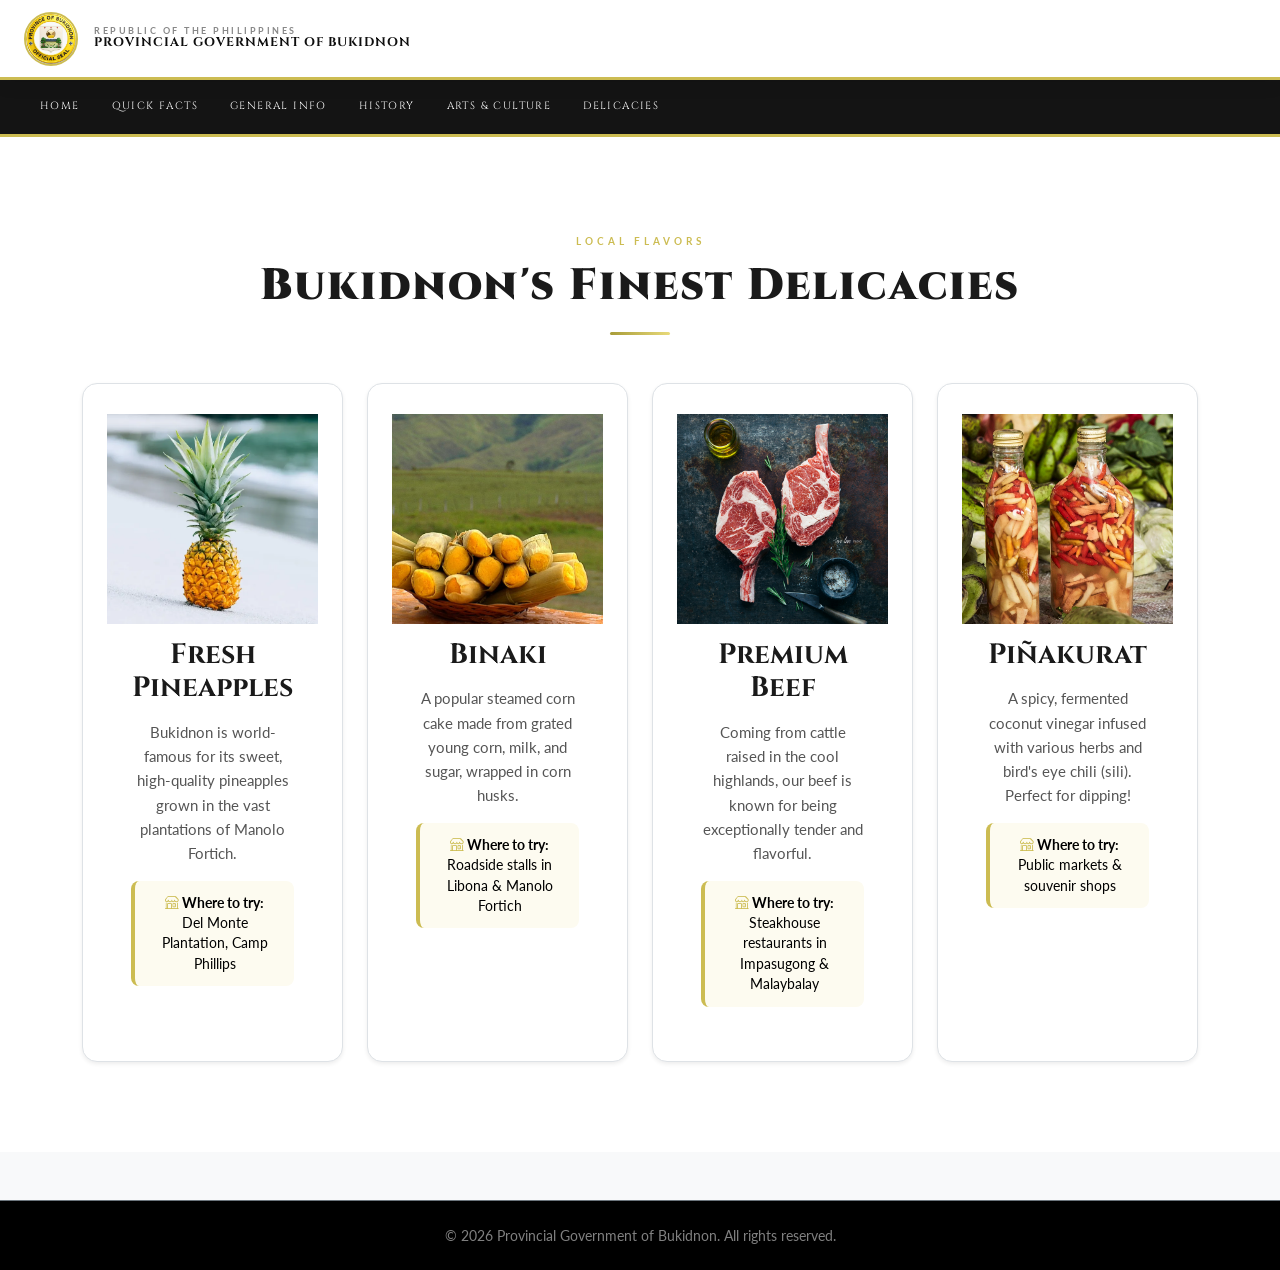
<file: delicacies.html>
<!DOCTYPE html>
<html lang="en">
<head>
    <meta charset="UTF-8">
    <meta name="viewport" content="width=device-width, initial-scale=1.0">
    <title>Local Delicacies – Bukidnon Tourism</title>
    <link rel="preconnect" href="https://fonts.googleapis.com">
    <link rel="preconnect" href="https://fonts.gstatic.com" crossorigin>
    <link href="https://fonts.googleapis.com/css2?family=Cinzel:wght@400;700;900&family=Lato:wght@300;400;700&display=swap" rel="stylesheet">
    <link href="https://cdn.jsdelivr.net/npm/bootstrap@5.3.3/dist/css/bootstrap.min.css" rel="stylesheet">
    <link href="https://cdn.jsdelivr.net/npm/bootstrap-icons@1.11.3/font/bootstrap-icons.min.css" rel="stylesheet">
    <link rel="stylesheet" href="styles/index_style.css">

    <style>
        /* CSS FIX FOR TEXT VISIBILITY */
        body { background-color: #f8f9fa; }
        
        .section-heading { color: #1a1a1a !important; }
        .section-eyebrow { color: #ccbc52 !important; }

        .food-card {
            background: #ffffff !important;
            border: 1px solid #dee2e6 !important;
            border-radius: 15px;
            overflow: hidden;
            transition: transform 0.3s ease, box-shadow 0.3s ease;
        }

        .food-card:hover {
            transform: translateY(-10px);
            box-shadow: 0 15px 30px rgba(0,0,0,0.1) !important;
        }

        .food-title {
            color: #1a1a1a !important;
            font-family: 'Cinzel', serif;
            font-weight: 700;
            margin-bottom: 15px;
        }

        .food-desc {
            color: #555 !important;
            font-size: 0.95rem;
            line-height: 1.6;
        }

        .where-to-try {
            background: #fdfbf0;
            padding: 12px;
            border-radius: 8px;
            border-left: 4px solid #ccbc52;
            color: #000 !important;
            font-size: 0.85rem;
            margin-top: 15px;
        }

        .bi-shop { color: #ccbc52; }
    </style>
</head>
<body>

    <header class="site-header">
        <div class="header-inner d-flex align-items-center justify-content-between px-4">
            <div class="d-flex align-items-center gap-3">
                <img src="image/logo.png" alt="Bukidnon Logo" class="site-logo">
                <div>
                    <p class="header-sub mb-0">REPUBLIC OF THE PHILIPPINES</p>
                    <h1 class="header-title mb-0">PROVINCIAL GOVERNMENT OF BUKIDNON</h1>
                </div>
            </div>
            <button class="hamburger-btn d-xl-none" id="hamburgerBtn"><span></span><span></span><span></span></button>
        </div>
    </header>

    <nav class="main-nav" id="mainNav">
        <div class="nav-inner d-flex align-items-center px-4">
            <ul class="nav-list d-flex align-items-stretch m-0 p-0 flex-wrap">
                <li class="nav-item-custom"><a class="nav-link-custom" href="index.html">Home</a></li>
                <li class="nav-item-custom"><a class="nav-link-custom" href="quickfacts.html">Quick Facts</a></li>
                <li class="nav-item-custom"><a class="nav-link-custom" href="generalinfo.html">General Info</a></li>
                <li class="nav-item-custom"><a class="nav-link-custom" href="history.html">History</a></li>
                <li class="nav-item-custom"><a class="nav-link-custom" href="artsandculture.html">Arts & Culture</a></li>
                <li class="nav-item-custom"><a class="nav-link-custom active" href="delicacies.html">Delicacies</a></li>
            </ul>
        </div>
    </nav>

    <section class="section-block bg-white" id="food">
        <div class="container">
            <div class="text-center mb-5">
                <div class="section-eyebrow">Local Flavors</div>
                <h2 class="section-heading">Bukidnon's Finest Delicacies</h2>
                <div class="section-rule mx-auto"></div>
            </div>

            <div class="row g-4">
                <div class="col-md-6 col-lg-3">
                    <div class="food-card h-100 shadow-sm">
                        <div class="dest-img-container" style="height: 200px;">
                            <img src="image/pineapple.jpg" alt="Del Monte Pineapples" class="dest-img">
                        </div>
                        <div class="dest-body p-4">
                            <h3 class="food-title">Fresh Pineapples</h3>
                            <p class="food-desc">Bukidnon is world-famous for its sweet, high-quality pineapples grown in the vast plantations of Manolo Fortich.</p>
                            <div class="where-to-try">
                                <strong><i class="bi bi-shop"></i> Where to try:</strong><br>
                                Del Monte Plantation, Camp Phillips
                            </div>
                        </div>
                    </div>
                </div>

                <div class="col-md-6 col-lg-3">
                    <div class="food-card h-100 shadow-sm">
                        <div class="dest-img-container" style="height: 200px;">
                            <img src="image/binaki.jpg" alt="Binaki" class="dest-img">
                        </div>
                        <div class="dest-body p-4">
                            <h3 class="food-title">Binaki</h3>
                            <p class="food-desc">A popular steamed corn cake made from grated young corn, milk, and sugar, wrapped in corn husks.</p>
                            <div class="where-to-try">
                                <strong><i class="bi bi-shop"></i> Where to try:</strong><br>
                                Roadside stalls in Libona & Manolo Fortich
                            </div>
                        </div>
                    </div>
                </div>

                <div class="col-md-6 col-lg-3">
                    <div class="food-card h-100 shadow-sm">
                        <div class="dest-img-container" style="height: 200px;">
                            <img src="image/beef.jpg" alt="Bukidnon Beef" class="dest-img">
                        </div>
                        <div class="dest-body p-4">
                            <h3 class="food-title">Premium Beef</h3>
                            <p class="food-desc">Coming from cattle raised in the cool highlands, our beef is known for being exceptionally tender and flavorful.</p>
                            <div class="where-to-try">
                                <strong><i class="bi bi-shop"></i> Where to try:</strong><br>
                                Steakhouse restaurants in Impasugong & Malaybalay
                            </div>
                        </div>
                    </div>
                </div>

                <div class="col-md-6 col-lg-3">
                    <div class="food-card h-100 shadow-sm">
                        <div class="dest-img-container" style="height: 200px;">
                            <img src="image/pinakurat.jpg" alt="Piñakurat" class="dest-img">
                        </div>
                        <div class="dest-body p-4">
                            <h3 class="food-title">Piñakurat</h3>
                            <p class="food-desc">A spicy, fermented coconut vinegar infused with various herbs and bird's eye chili (sili). Perfect for dipping!</p>
                            <div class="where-to-try">
                                <strong><i class="bi bi-shop"></i> Where to try:</strong><br>
                                Public markets & souvenir shops
                            </div>
                        </div>
                    </div>
                </div>
            </div>
        </div>
    </section>

    <footer class="bg-black py-4 text-center border-top border-secondary mt-5">
        <p class="text-white-50 small mb-0">&copy; 2026 Provincial Government of Bukidnon. All rights reserved.</p>
    </footer>

    <script src="https://cdn.jsdelivr.net/npm/bootstrap@5.3.3/dist/js/bootstrap.bundle.min.js"></script>
    <script>
        // Hamburger Toggle for Mobile
        const btn = document.getElementById('hamburgerBtn');
        const nav = document.getElementById('mainNav');
        if(btn) {
            btn.addEventListener('click', function() {
                this.classList.toggle('active');
                nav.classList.toggle('nav-open');
            });
        }
    </script>
</body>
</html>
</file>
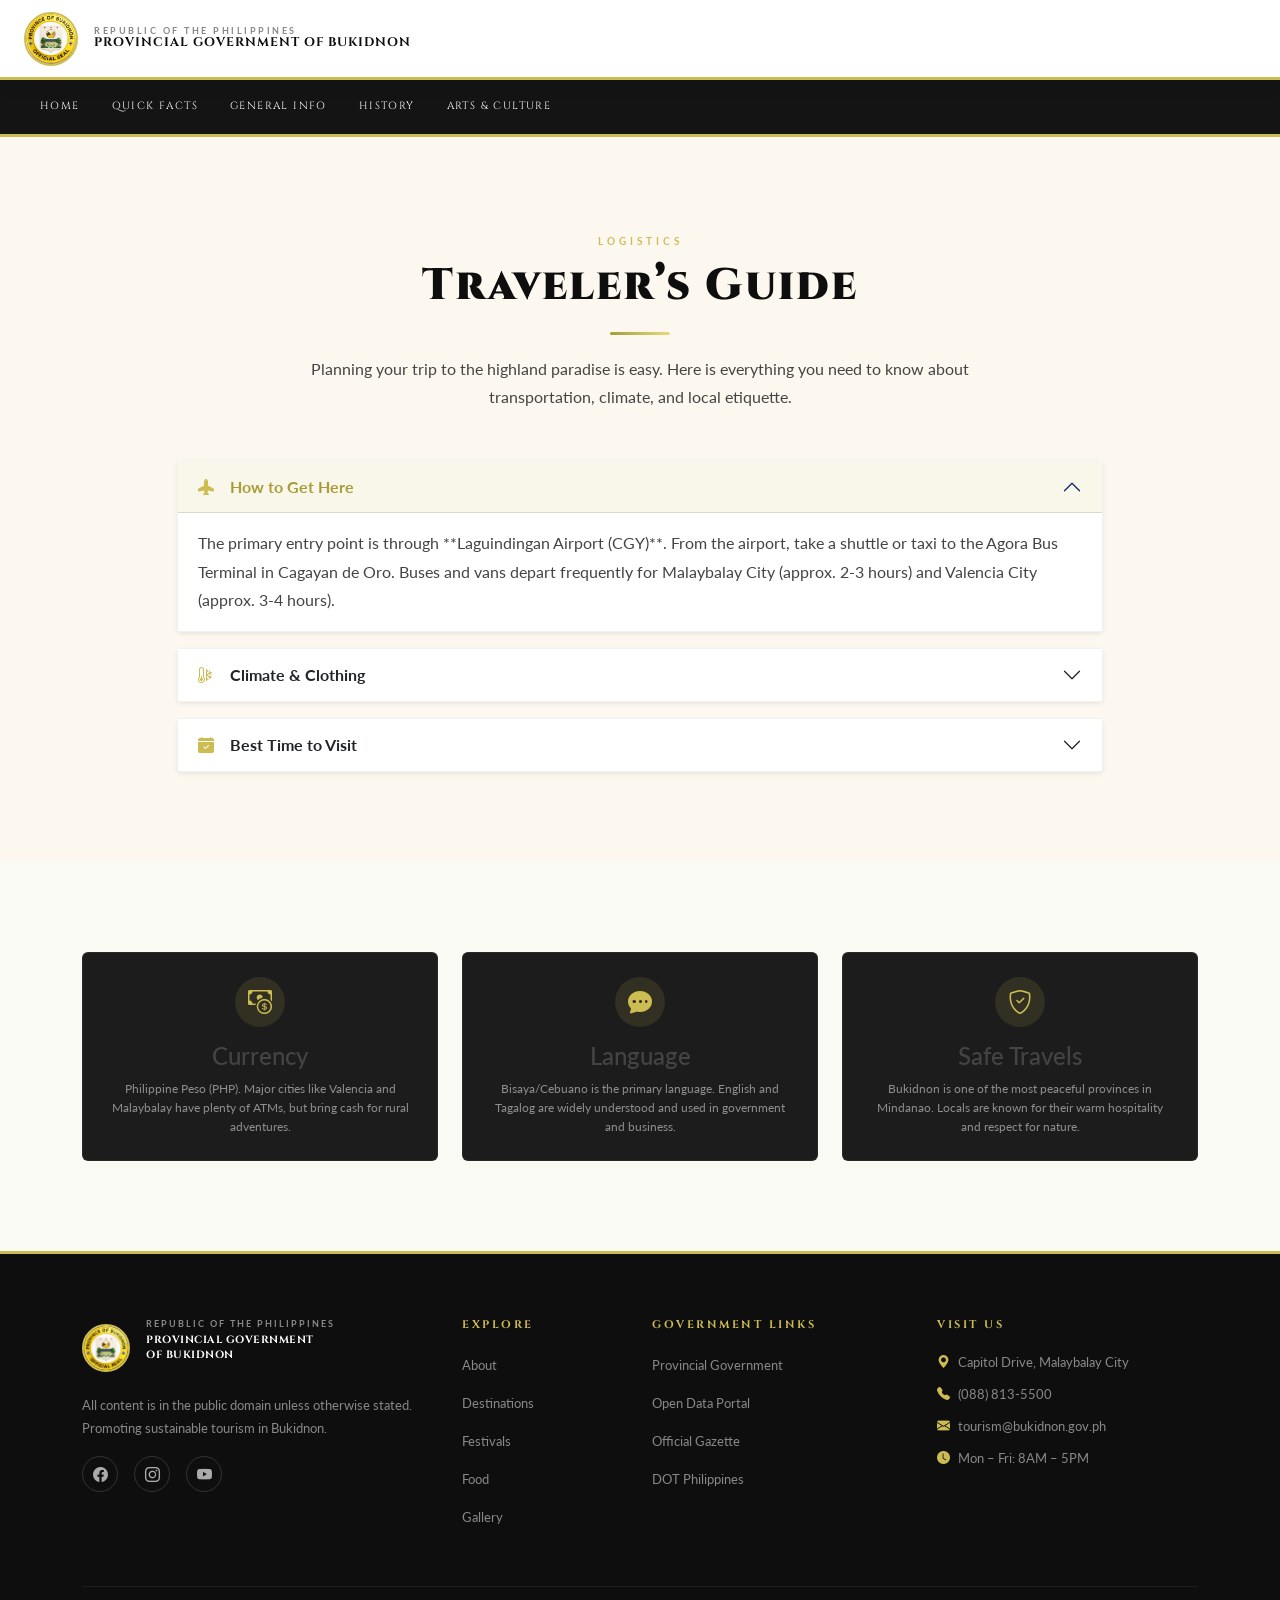
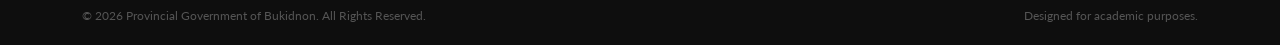
<file: generalinfo.html>
<!DOCTYPE html>
<html lang="en">
<head>
    <meta charset="UTF-8">
    <meta name="viewport" content="width=device-width, initial-scale=1.0">
    <title>General Info – Bukidnon Tourism</title>
    <link href="https://fonts.googleapis.com/css2?family=Cinzel:wght@400;700;900&family=Lato:wght@300;400;700&display=swap" rel="stylesheet">
    <link href="https://cdn.jsdelivr.net/npm/bootstrap@5.3.3/dist/css/bootstrap.min.css" rel="stylesheet">
    <link href="https://cdn.jsdelivr.net/npm/bootstrap-icons@1.11.3/font/bootstrap-icons.min.css" rel="stylesheet">
    <link rel="stylesheet" href="styles/index_style.css">
    
    <style>
        /* Custom Accordion Overrides to match your theme */
        .accordion-button:not(.collapsed) {
            background-color: var(--gold-faint) !important;
            color: var(--gold-dark) !important;
            box-shadow: inset 0 -1px 0 rgba(0,0,0,.125);
        }
        .accordion-button:focus {
            border-color: var(--gold);
            box-shadow: 0 0 0 0.25rem rgba(204, 188, 82, 0.25);
        }
        .accordion-item {
            border: 1px solid rgba(0,0,0,.05) !important;
            border-radius: var(--radius) !important;
        }
        .info-icon-box {
            width: 50px;
            height: 50px;
            background: var(--gold-faint);
            color: var(--gold);
            display: flex;
            align-items: center;
            justify-content: center;
            border-radius: 50%;
            margin-bottom: 15px;
        }
    </style>
</head>
<body>

    <header class="site-header">
        <div class="header-inner d-flex align-items-center justify-content-between px-4">
            <div class="d-flex align-items-center gap-3">
                <img src="image/logo.png" alt="Bukidnon Logo" class="site-logo">
                <div>
                    <p class="header-sub mb-0">REPUBLIC OF THE PHILIPPINES</p>
                    <h1 class="header-title mb-0">PROVINCIAL GOVERNMENT OF BUKIDNON</h1>
                </div>
            </div>
            <button class="hamburger-btn d-xl-none" id="hamburgerBtn"><span></span><span></span><span></span></button>
        </div>
    </header>

    <nav class="main-nav" id="mainNav">
        <div class="nav-inner d-flex align-items-center px-4">
            <ul class="nav-list d-flex align-items-stretch m-0 p-0 flex-wrap">
                <li class="nav-item-custom"><a class="nav-link-custom" href="index.html">Home</a></li>
                <li class="nav-item-custom"><a class="nav-link-custom" href="quickfacts.html">Quick Facts</a></li>
                <li class="nav-item-custom"><a class="nav-link-custom active" href="generalinfo.html">General Info</a></li>
                <li class="nav-item-custom"><a class="nav-link-custom" href="history.html">History</a></li>
                <li class="nav-item-custom"><a class="nav-link-custom" href="artsandculture.html">Arts & Culture</a></li>
            </ul>
        </div>
    </nav>

    <section class="section-block section-warm">
        <div class="container">
            <div class="text-center mb-5">
                <div class="section-eyebrow">Logistics</div>
                <h2 class="section-heading">Traveler’s Guide</h2>
                <div class="section-rule mx-auto"></div>
                <p class="section-body mx-auto" style="max-width: 700px;">
                    Planning your trip to the highland paradise is easy. Here is everything you need to know about transportation, climate, and local etiquette.
                </p>
            </div>

            <div class="row">
                <div class="col-lg-10 mx-auto">
                    <div class="accordion custom-accordion" id="travelAccordion">
                        
                        <div class="accordion-item mb-3 shadow-sm">
                            <h2 class="accordion-header">
                                <button class="accordion-button fw-bold font-display" type="button" data-bs-toggle="collapse" data-bs-target="#collapseOne">
                                    <i class="bi bi-airplane-fill me-3 text-gold"></i> How to Get Here
                                </button>
                            </h2>
                            <div id="collapseOne" class="accordion-collapse collapse show" data-bs-parent="#travelAccordion">
                                <div class="accordion-body section-body bg-white">
                                    The primary entry point is through **Laguindingan Airport (CGY)**. From the airport, take a shuttle or taxi to the Agora Bus Terminal in Cagayan de Oro. Buses and vans depart frequently for Malaybalay City (approx. 2-3 hours) and Valencia City (approx. 3-4 hours).
                                </div>
                            </div>
                        </div>

                        <div class="accordion-item mb-3 shadow-sm">
                            <h2 class="accordion-header">
                                <button class="accordion-button collapsed fw-bold font-display" type="button" data-bs-toggle="collapse" data-bs-target="#collapseTwo">
                                    <i class="bi bi-thermometer-snow me-3 text-gold"></i> Climate & Clothing
                                </button>
                            </h2>
                            <div id="collapseTwo" class="accordion-collapse collapse" data-bs-parent="#travelAccordion">
                                <div class="accordion-body section-body bg-white">
                                    Bukidnon is known as the "Summer Capital of Mindanao" due to its cool weather. Daytime temperatures range from 20°C to 28°C, but can drop to 15°C at night in higher altitudes. **Recommendation:** Always bring a light jacket and comfortable walking shoes.
                                </div>
                            </div>
                        </div>

                        <div class="accordion-item shadow-sm">
                            <h2 class="accordion-header">
                                <button class="accordion-button collapsed fw-bold font-display" type="button" data-bs-toggle="collapse" data-bs-target="#collapseThree">
                                    <i class="bi bi-calendar-check-fill me-3 text-gold"></i> Best Time to Visit
                                </button>
                            </h2>
                            <div id="collapseThree" class="accordion-collapse collapse" data-bs-parent="#travelAccordion">
                                <div class="accordion-body section-body bg-white">
                                    For outdoor activities, the dry season from **March to May** is best. However, if you want to experience the soul of the province, visit during the **Kaamulan Festival** in August or September for the most authentic cultural experience in the Philippines.
                                </div>
                            </div>
                        </div>

                    </div>
                </div>
            </div>
        </div>
    </section>

    <section class="section-block">
        <div class="container">
            <div class="row g-4">
                <div class="col-md-4">
                    <div class="tribe-card p-4 text-center h-100">
                        <div class="info-icon-box mx-auto"><i class="bi bi-cash-coin fs-4"></i></div>
                        <h4 class="font-display">Currency</h4>
                        <p class="small text-white-50">Philippine Peso (PHP). Major cities like Valencia and Malaybalay have plenty of ATMs, but bring cash for rural adventures.</p>
                    </div>
                </div>
                <div class="col-md-4">
                    <div class="tribe-card p-4 text-center h-100">
                        <div class="info-icon-box mx-auto"><i class="bi bi-chat-dots-fill fs-4"></i></div>
                        <h4 class="font-display">Language</h4>
                        <p class="small text-white-50">Bisaya/Cebuano is the primary language. English and Tagalog are widely understood and used in government and business.</p>
                    </div>
                </div>
                <div class="col-md-4">
                    <div class="tribe-card p-4 text-center h-100">
                        <div class="info-icon-box mx-auto"><i class="bi bi-shield-check fs-4"></i></div>
                        <h4 class="font-display">Safe Travels</h4>
                        <p class="small text-white-50">Bukidnon is one of the most peaceful provinces in Mindanao. Locals are known for their warm hospitality and respect for nature.</p>
                    </div>
                </div>
            </div>
        </div>
    </section>

    <script src="https://cdn.jsdelivr.net/npm/bootstrap@5.3.3/dist/js/bootstrap.bundle.min.js"></script>
    <script src="js/script.js"></script>
    <script>
        // Hamburger Toggle
        document.getElementById('hamburgerBtn').addEventListener('click', function() {
            this.classList.toggle('active');
            document.getElementById('mainNav').classList.toggle('nav-open');
        });
    </script>
<footer class="site-footer">
      <div class="container">
        <div class="row g-4">
          <div class="col-lg-4">
            <div class="d-flex align-items-center gap-3 mb-3">
              <img src="image/logo.png" alt="Logo" class="footer-logo" onerror="this.style.display='none'">
              <div>
                <p class="footer-province-sub">REPUBLIC OF THE PHILIPPINES</p>
                <p class="footer-province-name">PROVINCIAL GOVERNMENT<br>OF BUKIDNON</p>
              </div>
            </div>
            <p class="footer-about">All content is in the public domain unless otherwise stated. Promoting sustainable tourism in Bukidnon.</p>
            <div class="d-flex gap-3 mt-3">
              <a href="#" class="social-btn"><i class="bi bi-facebook"></i></a>
              <a href="#" class="social-btn"><i class="bi bi-instagram"></i></a>
              <a href="#" class="social-btn"><i class="bi bi-youtube"></i></a>
            </div>
          </div>
          <div class="col-sm-6 col-lg-2">
            <h5 class="footer-heading">Explore</h5>
            <ul class="footer-links">
              <li><a href="index.html#about">About</a></li>
              <li><a href="index.html#destinations">Destinations</a></li>
              <li><a href="index.html#festivals">Festivals</a></li>
              <li><a href="index.html#food">Food</a></li>
              <li><a href="gallery.html">Gallery</a></li>
            </ul>
          </div>
          <div class="col-sm-6 col-lg-3">
            <h5 class="footer-heading">Government Links</h5>
            <ul class="footer-links">
              <li><a href="https://bukidnon.gov.ph" target="_blank">Provincial Government</a></li>
              <li><a href="https://data.gov.ph/" target="_blank">Open Data Portal</a></li>
              <li><a href="https://www.officialgazette.gov.ph/" target="_blank">Official Gazette</a></li>
              <li><a href="https://www.tourism.gov.ph/" target="_blank">DOT Philippines</a></li>
            </ul>
          </div>
          <div class="col-lg-3">
            <h5 class="footer-heading">Visit Us</h5>
            <ul class="footer-links">
              <li><i class="bi bi-geo-alt-fill text-gold me-2"></i>Capitol Drive, Malaybalay City</li>
              <li><i class="bi bi-telephone-fill text-gold me-2"></i>(088) 813-5500</li>
              <li><i class="bi bi-envelope-fill text-gold me-2"></i>tourism@bukidnon.gov.ph</li>
              <li><i class="bi bi-clock-fill text-gold me-2"></i>Mon – Fri: 8AM – 5PM</li>
            </ul>
          </div>
        </div>
        <div class="footer-bottom">
          <p>© 2026 Provincial Government of Bukidnon. All Rights Reserved.</p>
          <p>Designed for academic purposes.</p>
        </div>
      </div>
    </footer>

    <script src="https://cdn.jsdelivr.net/npm/bootstrap@5.3.3/dist/js/bootstrap.bundle.min.js"></script>
    <script>
        // Hamburger Toggle
        document.getElementById('hamburgerBtn').addEventListener('click', function() {
            this.classList.toggle('active');
            document.getElementById('mainNav').classList.toggle('nav-open');
        });
    </script>

    <script src="js/script.js"></script>
</body>
</html>
</file>
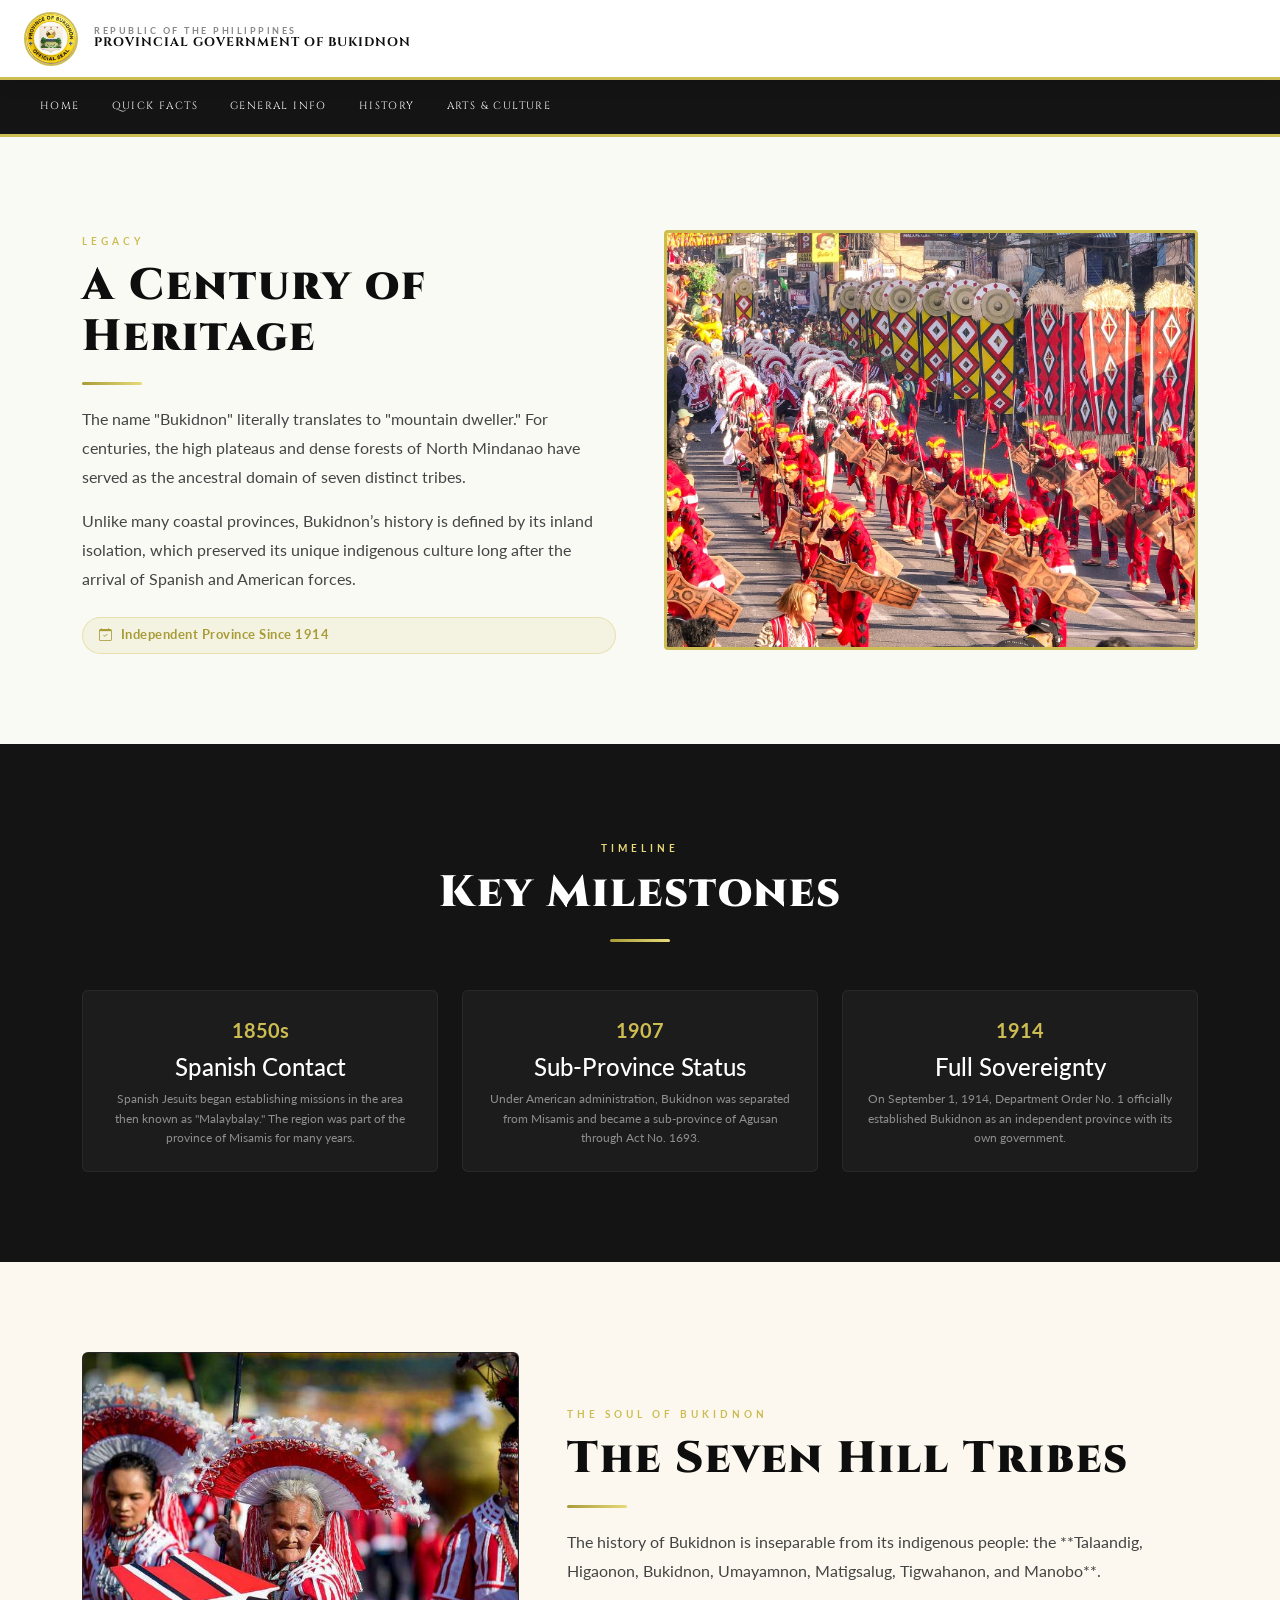
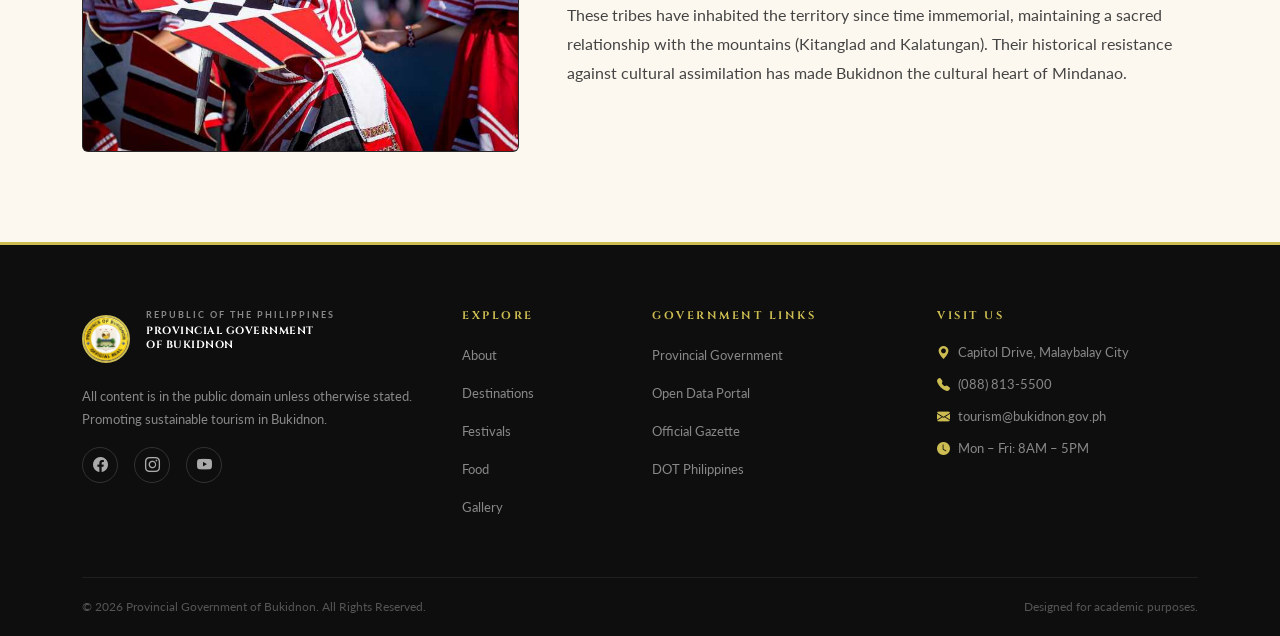
<file: history.html>
<!DOCTYPE html>
<html lang="en">
<head>
    <meta charset="UTF-8">
    <meta name="viewport" content="width=device-width, initial-scale=1.0">
    <title>History – Bukidnon Tourism</title>
    <link href="https://fonts.googleapis.com/css2?family=Cinzel:wght@400;700;900&family=Lato:wght@300;400;700&display=swap" rel="stylesheet">
    <link href="https://cdn.jsdelivr.net/npm/bootstrap@5.3.3/dist/css/bootstrap.min.css" rel="stylesheet">
    <link href="https://cdn.jsdelivr.net/npm/bootstrap-icons@1.11.3/font/bootstrap-icons.min.css" rel="stylesheet">
    <link rel="stylesheet" href="styles/index_style.css">
</head>
<body>

    <header class="site-header">
        <div class="header-inner d-flex align-items-center justify-content-between px-4">
            <div class="d-flex align-items-center gap-3">
                <img src="image/logo.png" alt="Bukidnon Logo" class="site-logo">
                <div>
                    <p class="header-sub mb-0">REPUBLIC OF THE PHILIPPINES</p>
                    <h1 class="header-title mb-0">PROVINCIAL GOVERNMENT OF BUKIDNON</h1>
                </div>
            </div>
            <button class="hamburger-btn d-xl-none" id="hamburgerBtn"><span></span><span></span><span></span></button>
        </div>
    </header>

    <nav class="main-nav" id="mainNav">
        <div class="nav-inner d-flex align-items-center px-4">
            <ul class="nav-list d-flex align-items-stretch m-0 p-0 flex-wrap">
                <li class="nav-item-custom"><a class="nav-link-custom" href="index.html">Home</a></li>
                <li class="nav-item-custom"><a class="nav-link-custom" href="quickfacts.html">Quick Facts</a></li>
                <li class="nav-item-custom"><a class="nav-link-custom" href="generalinfo.html">General Info</a></li>
                <li class="nav-item-custom"><a class="nav-link-custom active" href="history.html">History</a></li>
                <li class="nav-item-custom"><a class="nav-link-custom" href="artsandculture.html">Arts & Culture</a></li>
            </ul>
        </div>
    </nav>

   <section class="section-block">
    <div class="container">
        <div class="row align-items-center g-5">
            <div class="col-lg-6">
                <div class="section-eyebrow">Legacy</div>
                <h2 class="section-heading">A Century of Heritage</h2>
                <div class="section-rule"></div>
                <p class="section-body">
                    The name "Bukidnon" literally translates to "mountain dweller." For centuries, the high plateaus and dense forests of North Mindanao have served as the ancestral domain of seven distinct tribes.
                </p>
                <p class="section-body mt-3">
                    Unlike many coastal provinces, Bukidnon’s history is defined by its inland isolation, which preserved its unique indigenous culture long after the arrival of Spanish and American forces.
                </p>
                <div class="info-pill mt-4"><i class="bi bi-calendar-check"></i> Independent Province Since 1914</div>
            </div>
            <div class="col-lg-6">
                <img src="image/heritage.jpg" class="about-img-main w-100" alt="Historic Bukidnon" style="object-fit: cover; border-radius: var(--radius);">
            </div>
        </div>
    </div>
</section>

<section class="section-block section-dark">
    <div class="container">
        <div class="text-center mb-5">
            <div class="section-eyebrow light">Timeline</div>
            <h2 class="section-heading light">Key Milestones</h2>
            <div class="section-rule mx-auto"></div>
        </div>

       <div class="row g-4">
    <div class="col-md-4">
        <div class="tribe-card p-4 h-100">
            <span class="text-gold fw-bold font-display fs-5">1850s</span>
            <h4 class="mt-2 text-white">Spanish Contact</h4>
            <p class="small text-white-50">Spanish Jesuits began establishing missions in the area then known as "Malaybalay." The region was part of the province of Misamis for many years.</p>
        </div>
    </div>

    <div class="col-md-4">
        <div class="tribe-card p-4 h-100">
            <span class="text-gold fw-bold font-display fs-5">1907</span>
            <h4 class="mt-2 text-white">Sub-Province Status</h4>
            <p class="small text-white-50">Under American administration, Bukidnon was separated from Misamis and became a sub-province of Agusan through Act No. 1693.</p>
        </div>
    </div>

    <div class="col-md-4">
        <div class="tribe-card p-4 h-100">
            <span class="text-gold fw-bold font-display fs-5">1914</span>
            <h4 class="mt-2 text-white">Full Sovereignty</h4>
            <p class="small text-white-50">On September 1, 1914, Department Order No. 1 officially established Bukidnon as an independent province with its own government.</p>
        </div>
    </div>
</div>
            </div>
        </div>
    </div>
</section>

<section class="section-block section-warm">
    <div class="container">
        <div class="row g-5 align-items-center">
            
            <div class="col-lg-5 order-2 order-lg-1">
                <div class="dest-card p-0 overflow-hidden" style="height: 400px;">
                    <img src="image/trival-heritage.jpeg" alt="Tribal Heritage" style="width: 100%; height: 100%; object-fit: cover;">
                </div>
            </div>

            <div class="col-lg-7 order-1 order-lg-2">
                <div class="section-eyebrow">The Soul of Bukidnon</div>
                <h2 class="section-heading">The Seven Hill Tribes</h2>
                <div class="section-rule"></div>
                <p class="section-body">
                    The history of Bukidnon is inseparable from its indigenous people: the **Talaandig, Higaonon, Bukidnon, Umayamnon, Matigsalug, Tigwahanon, and Manobo**. 
                </p>
                <p class="section-body mt-3">
                    These tribes have inhabited the territory since time immemorial, maintaining a sacred relationship with the mountains (Kitanglad and Kalatungan). Their historical resistance against cultural assimilation has made Bukidnon the cultural heart of Mindanao.
                </p>
            </div>

        </div> </div> </section>

<script src="https://cdn.jsdelivr.net/npm/bootstrap@5.3.3/dist/js/bootstrap.bundle.min.js"></script>
<script src="js/script.js"></script>
<footer class="site-footer">
      <div class="container">
        <div class="row g-4">
          <div class="col-lg-4">
            <div class="d-flex align-items-center gap-3 mb-3">
              <img src="image/logo.png" alt="Logo" class="footer-logo" onerror="this.style.display='none'">
              <div>
                <p class="footer-province-sub">REPUBLIC OF THE PHILIPPINES</p>
                <p class="footer-province-name">PROVINCIAL GOVERNMENT<br>OF BUKIDNON</p>
              </div>
            </div>
            <p class="footer-about">All content is in the public domain unless otherwise stated. Promoting sustainable tourism in Bukidnon.</p>
            <div class="d-flex gap-3 mt-3">
              <a href="#" class="social-btn"><i class="bi bi-facebook"></i></a>
              <a href="#" class="social-btn"><i class="bi bi-instagram"></i></a>
              <a href="#" class="social-btn"><i class="bi bi-youtube"></i></a>
            </div>
          </div>
          <div class="col-sm-6 col-lg-2">
            <h5 class="footer-heading">Explore</h5>
            <ul class="footer-links">
              <li><a href="index.html#about">About</a></li>
              <li><a href="index.html#destinations">Destinations</a></li>
              <li><a href="index.html#festivals">Festivals</a></li>
              <li><a href="index.html#food">Food</a></li>
              <li><a href="gallery.html">Gallery</a></li>
            </ul>
          </div>
          <div class="col-sm-6 col-lg-3">
            <h5 class="footer-heading">Government Links</h5>
            <ul class="footer-links">
              <li><a href="https://bukidnon.gov.ph" target="_blank">Provincial Government</a></li>
              <li><a href="https://data.gov.ph/" target="_blank">Open Data Portal</a></li>
              <li><a href="https://www.officialgazette.gov.ph/" target="_blank">Official Gazette</a></li>
              <li><a href="https://www.tourism.gov.ph/" target="_blank">DOT Philippines</a></li>
            </ul>
          </div>
          <div class="col-lg-3">
            <h5 class="footer-heading">Visit Us</h5>
            <ul class="footer-links">
              <li><i class="bi bi-geo-alt-fill text-gold me-2"></i>Capitol Drive, Malaybalay City</li>
              <li><i class="bi bi-telephone-fill text-gold me-2"></i>(088) 813-5500</li>
              <li><i class="bi bi-envelope-fill text-gold me-2"></i>tourism@bukidnon.gov.ph</li>
              <li><i class="bi bi-clock-fill text-gold me-2"></i>Mon – Fri: 8AM – 5PM</li>
            </ul>
          </div>
        </div>
        <div class="footer-bottom">
          <p>© 2026 Provincial Government of Bukidnon. All Rights Reserved.</p>
          <p>Designed for academic purposes.</p>
        </div>
      </div>
    </footer>

    <script src="https://cdn.jsdelivr.net/npm/bootstrap@5.3.3/dist/js/bootstrap.bundle.min.js"></script>
    <script>
        // Hamburger Toggle
        document.getElementById('hamburgerBtn').addEventListener('click', function() {
            this.classList.toggle('active');
            document.getElementById('mainNav').classList.toggle('nav-open');
        });
    </script>

    <script src="js/script.js"></script>
</body>
</html>
</file>
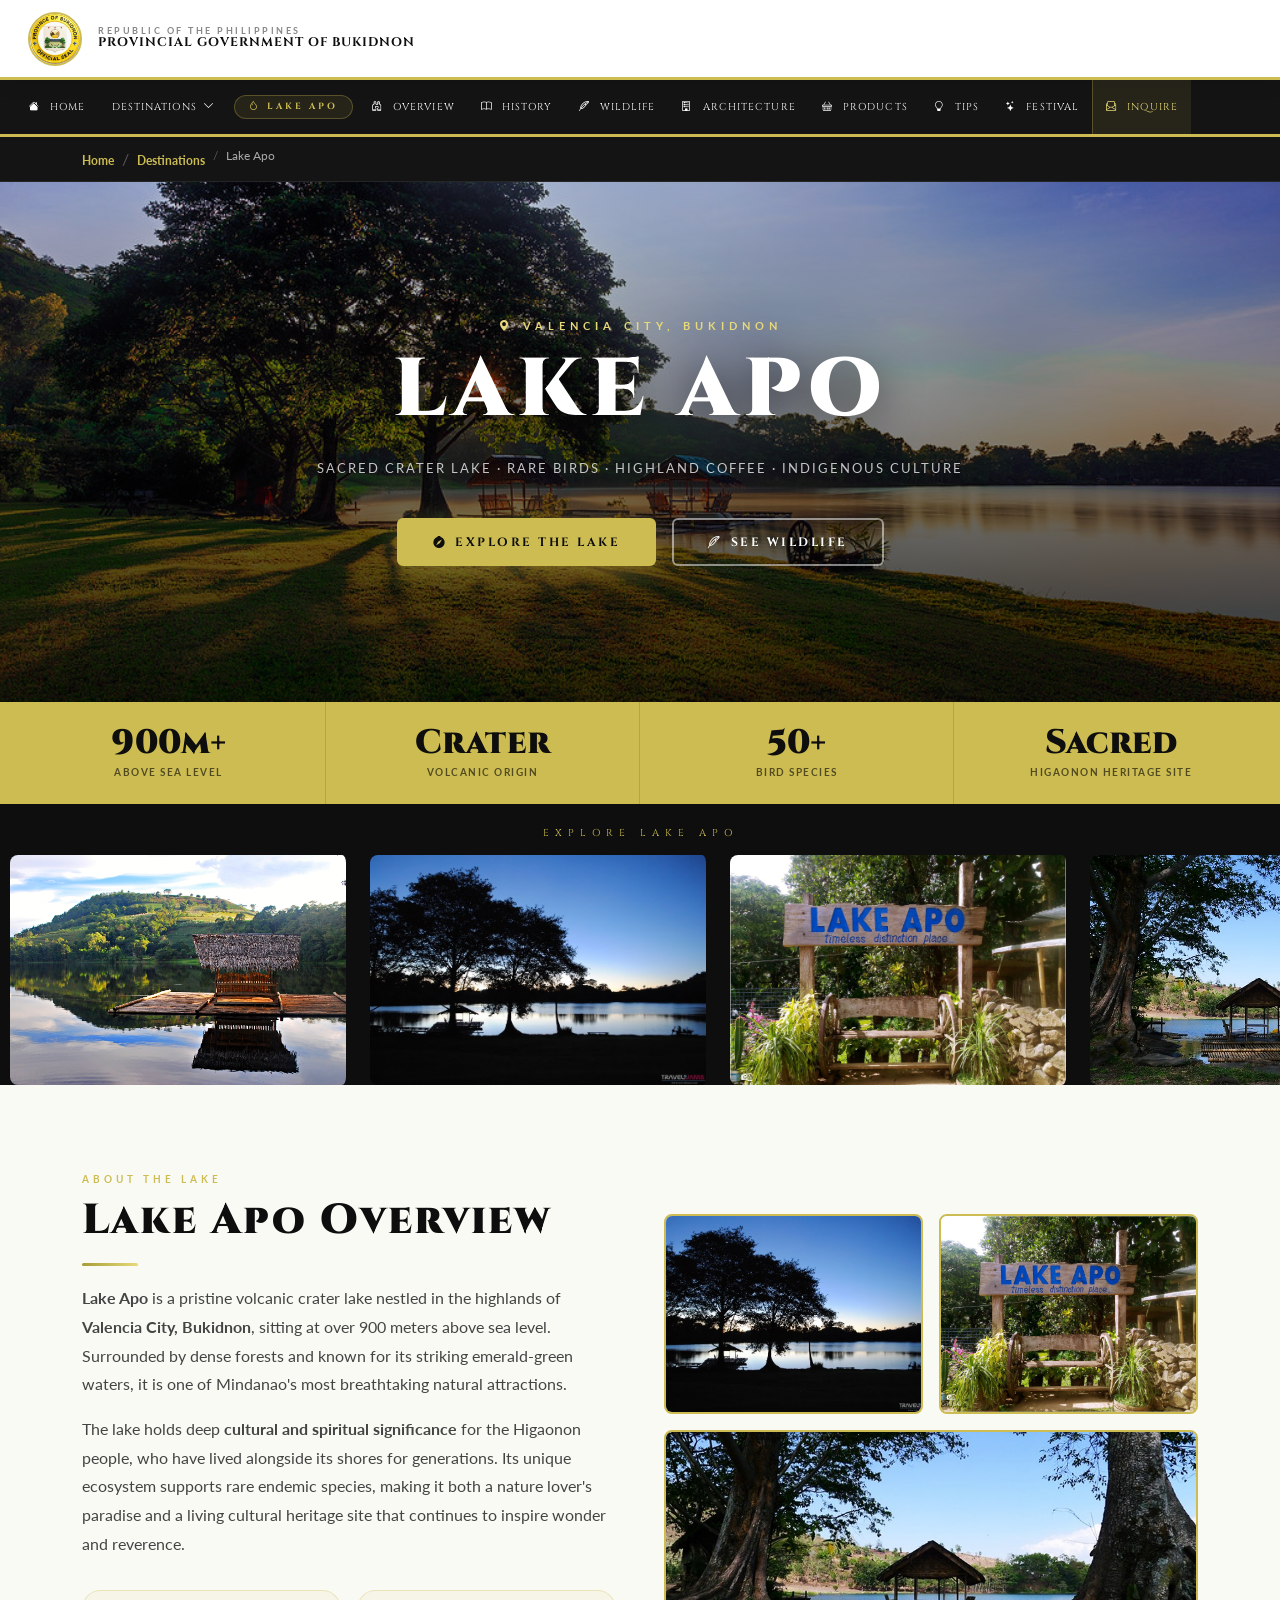
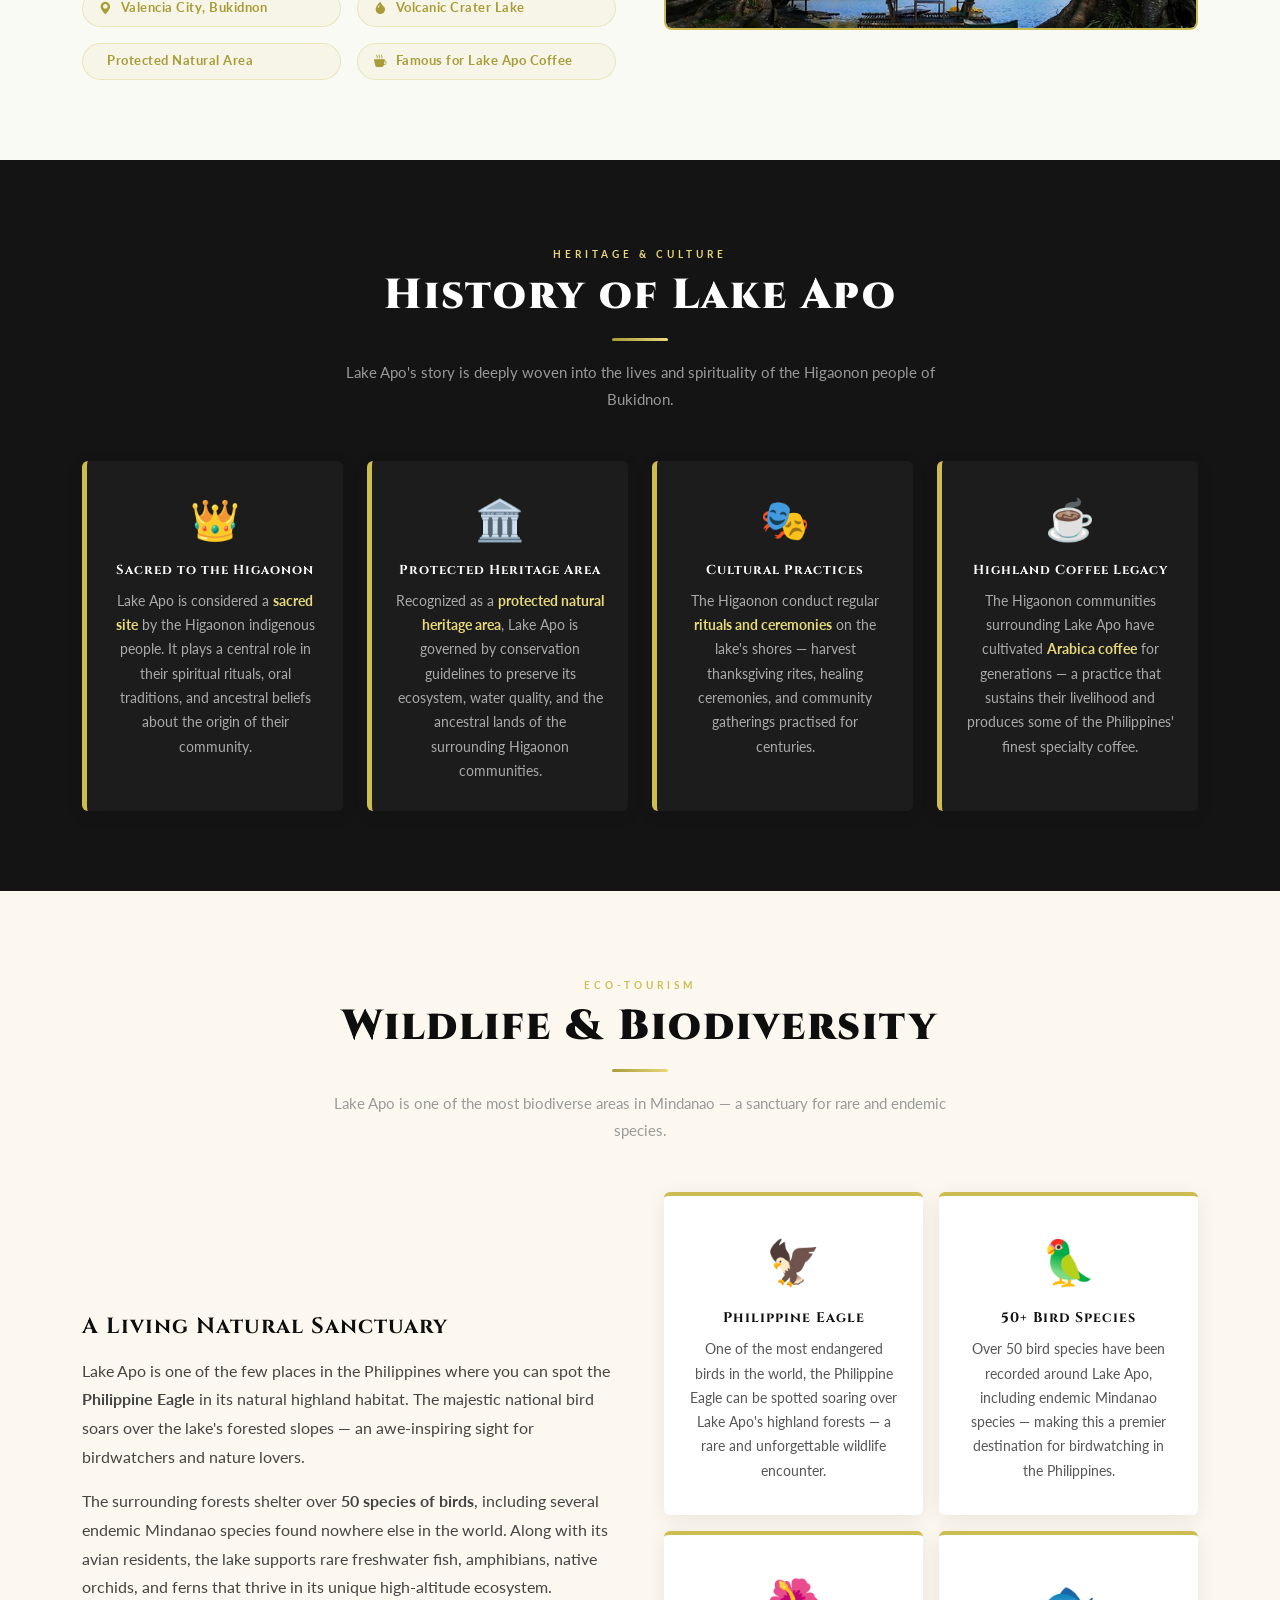
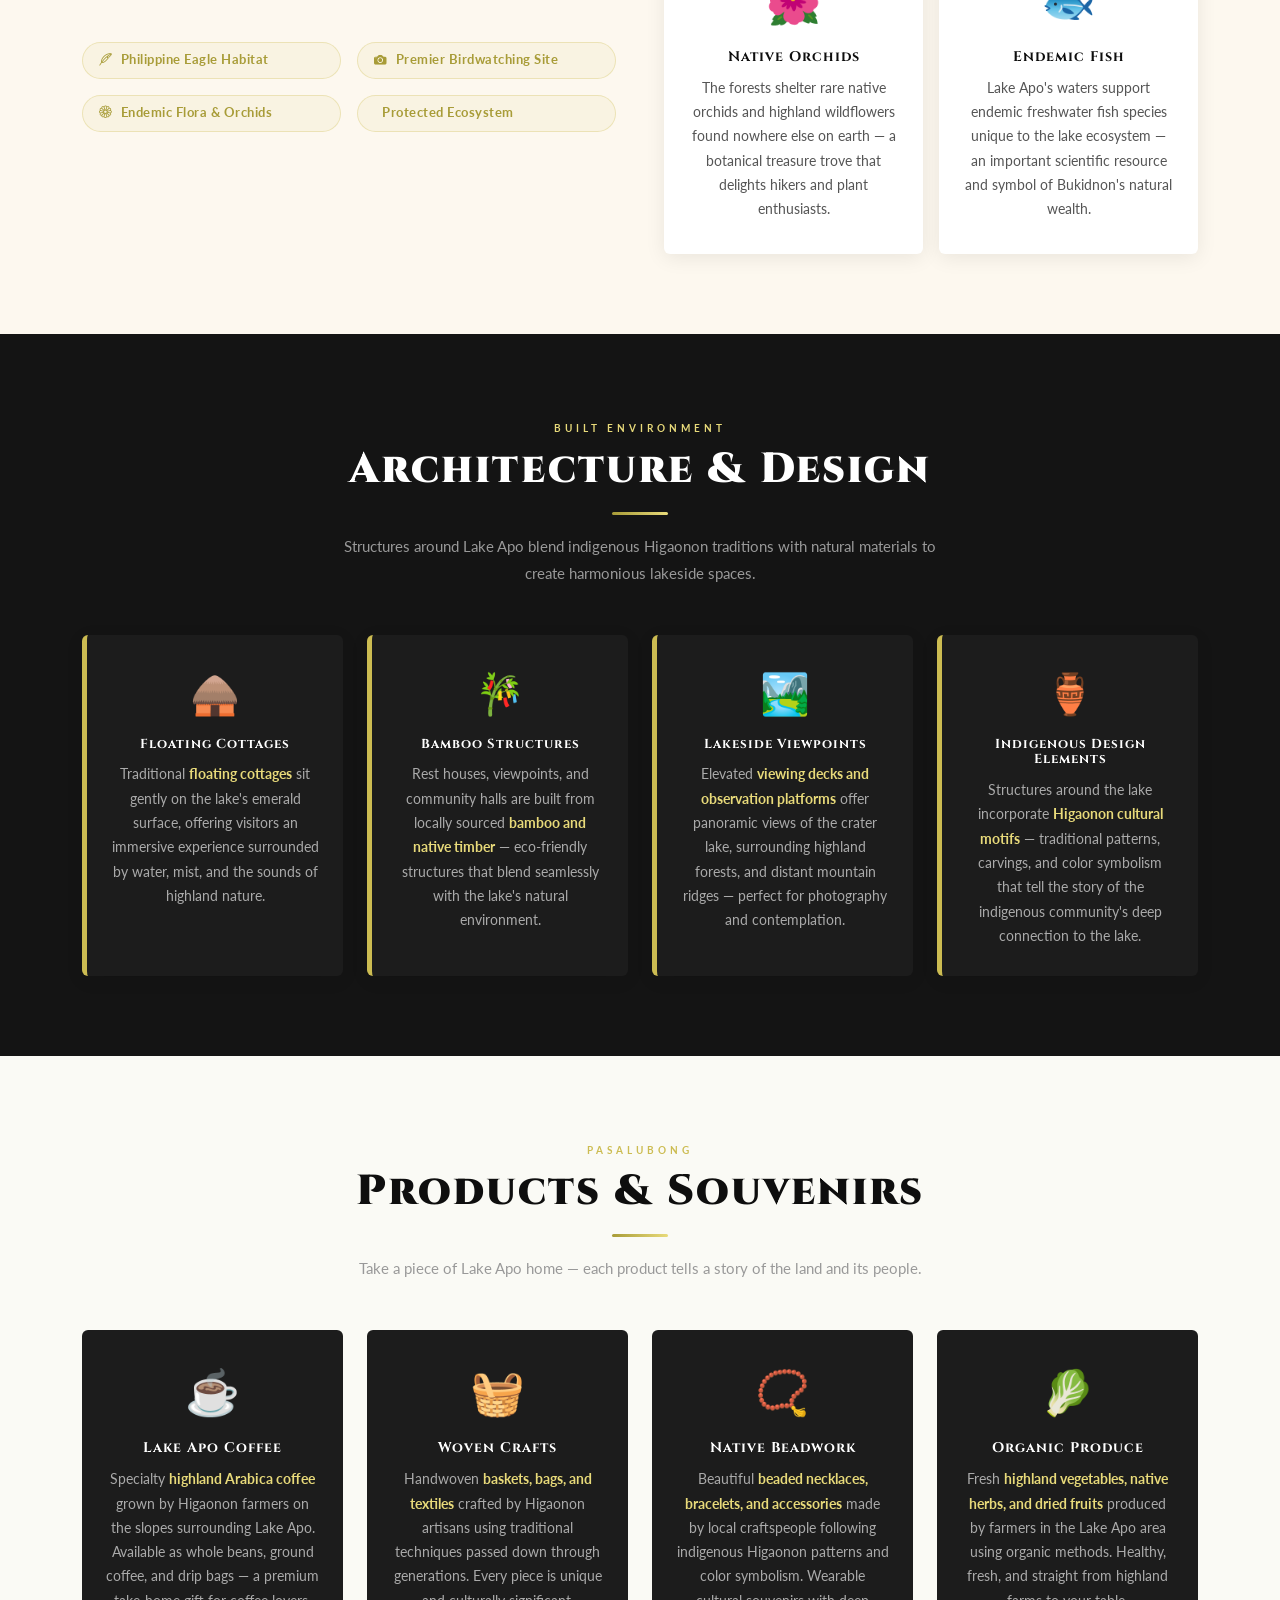
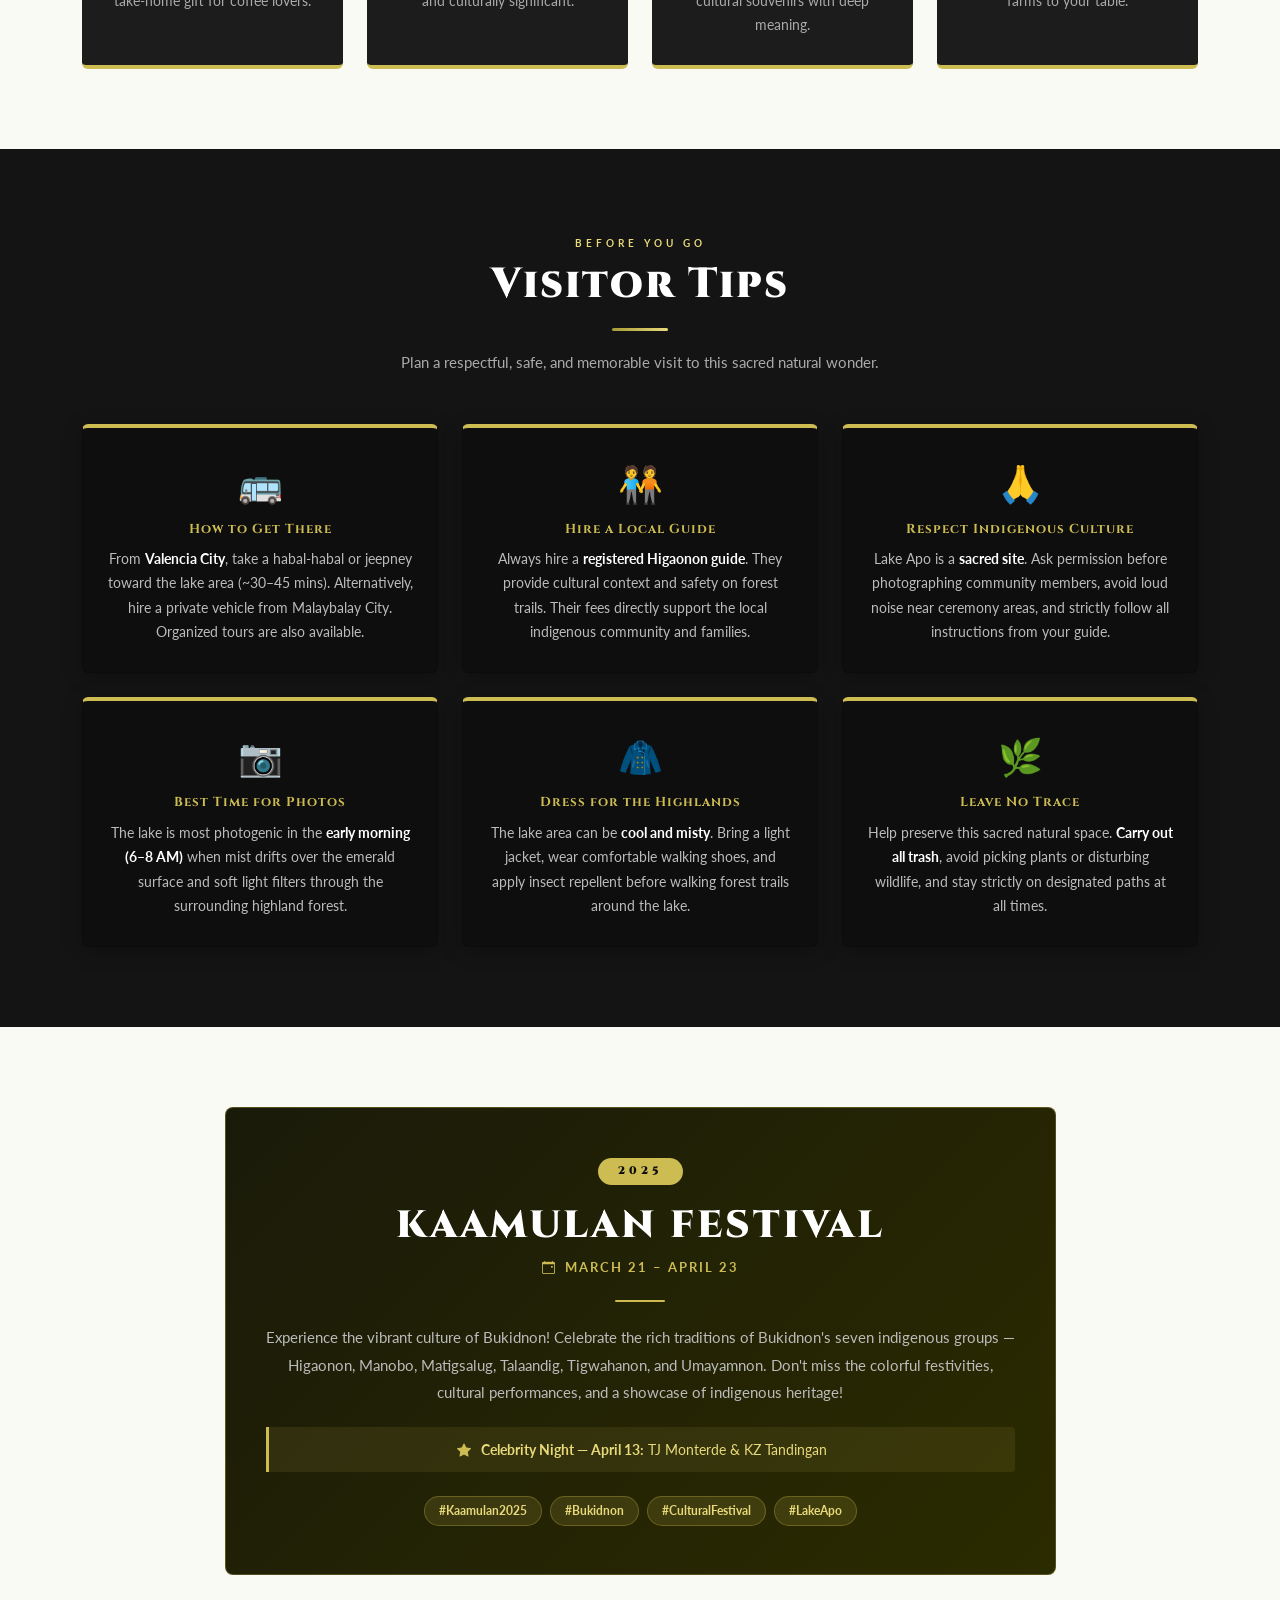
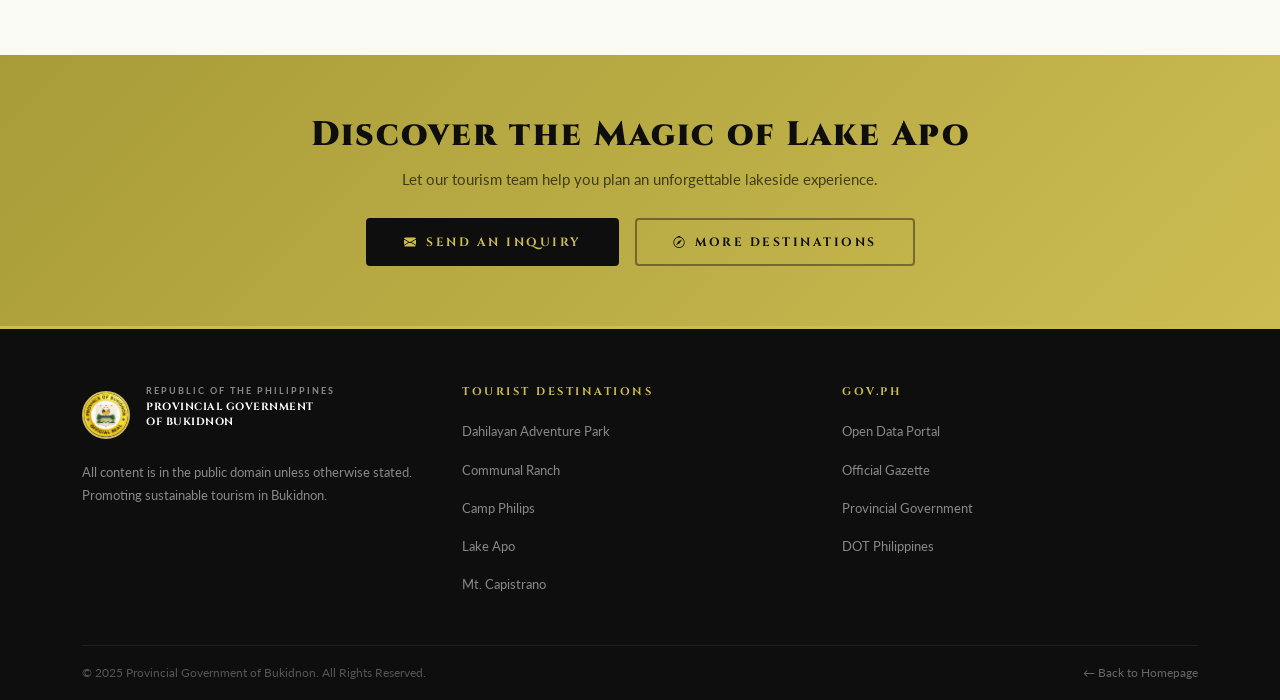
<file: lakeapo-overview.html>
<!DOCTYPE html>
<html lang="en">
<head>
<meta charset="UTF-8">
<meta name="viewport" content="width=device-width, initial-scale=1.0">
<title>Lake Apo – Valencia City, Bukidnon</title>
<link rel="preconnect" href="https://fonts.googleapis.com">
<link rel="preconnect" href="https://fonts.gstatic.com" crossorigin>
<link href="https://fonts.googleapis.com/css2?family=Cinzel:wght@400;600;700;900&family=Lato:ital,wght@0,300;0,400;0,700;1,300&display=swap" rel="stylesheet">
<link href="https://cdn.jsdelivr.net/npm/bootstrap@5.3.3/dist/css/bootstrap.min.css" rel="stylesheet">
<link href="https://cdn.jsdelivr.net/npm/bootstrap-icons@1.11.3/font/bootstrap-icons.min.css" rel="stylesheet">
<link rel="stylesheet" href="styles/index_style.css">
<style>
:root{--gold:#ccbc52;--gold-dark:#a89c38;--gold-light:#e8da7a;--black:#0e0e0e;--dark:#141414;--mid:#222;--dark-card:#1c1c1c;--white:#fff;--off-white:#fafaf5;--warm-bg:#fdf8ef;--text-body:#444;--text-muted:#888;--font-display:'Cinzel',serif;--font-body:'Lato',sans-serif;--header-h:80px;--nav-h:54px;--radius:6px;--transition:.25s ease;}
*,*::before,*::after{box-sizing:border-box;margin:0;padding:0;}html{scroll-behavior:smooth;}body{font-family:var(--font-body);background:var(--off-white);color:var(--text-body);overflow-x:hidden;}img{max-width:100%;display:block;}a{text-decoration:none;}

.site-header{position:sticky;top:0;z-index:1200;height:var(--header-h);background:var(--white);border-bottom:3px solid var(--gold);box-shadow:0 2px 18px rgba(0,0,0,.10);transition:height var(--transition);}
.site-header.header-scrolled{height:64px;}.header-inner{height:100%;padding:0 28px;}
.site-logo{width:54px;height:54px;border-radius:50%;border:2.5px solid var(--gold);object-fit:cover;transition:width var(--transition),height var(--transition);}
.header-scrolled .site-logo{width:44px;height:44px;}
.header-sub{font-size:9px;font-weight:700;letter-spacing:2.5px;color:var(--text-muted);text-transform:uppercase;line-height:1;}
.header-title{font-family:var(--font-display);font-size:12.5px;font-weight:700;letter-spacing:1px;color:var(--black);line-height:1.35;}
.hamburger-btn{display:none;flex-direction:column;justify-content:center;gap:5px;background:none;border:none;cursor:pointer;padding:8px;}
.hamburger-btn span{display:block;width:26px;height:2px;background:var(--black);border-radius:2px;transition:transform .3s,opacity .3s;}
.hamburger-btn.active span:nth-child(1){transform:translateY(7px) rotate(45deg);}
.hamburger-btn.active span:nth-child(2){opacity:0;}
.hamburger-btn.active span:nth-child(3){transform:translateY(-7px) rotate(-45deg);}
.main-nav{background:var(--dark);border-bottom:3px solid var(--gold);position:sticky;top:var(--header-h);z-index:1100;transition:top var(--transition);}
.header-scrolled~.main-nav{top:64px;}.nav-inner{min-height:var(--nav-h);}.nav-list{list-style:none;}.nav-item-custom{position:relative;}
.nav-link-custom{display:flex;align-items:center;gap:6px;padding:0 13px;height:var(--nav-h);color:var(--white);font-family:var(--font-display);font-size:10px;letter-spacing:1.1px;text-transform:uppercase;white-space:nowrap;cursor:pointer;transition:background var(--transition),color var(--transition);}
.nav-link-custom:hover,.nav-item-active .nav-link-custom{background:var(--gold);color:var(--black);}
.nav-chevron{font-size:11px;transition:transform .3s;}
.nav-item-custom:hover .nav-chevron,.nav-item-open .nav-chevron{transform:rotate(180deg);}
.nav-page-label{display:flex;align-items:center;}
.nav-section-pill{display:inline-flex;align-items:center;gap:6px;font-family:var(--font-display);font-size:9px;font-weight:700;letter-spacing:3px;text-transform:uppercase;color:var(--gold);background:rgba(204,188,82,.10);border:1px solid rgba(204,188,82,.30);border-radius:20px;padding:4px 14px;white-space:nowrap;pointer-events:none;margin:0 6px;}
.nav-cta .nav-link-custom{background:rgba(204,188,82,.10);border-left:1px solid rgba(204,188,82,.30);color:var(--gold-light);}
.nav-cta .nav-link-custom:hover{background:var(--gold);color:var(--black);}
.nav-dropdown{display:none;position:absolute;top:var(--nav-h);left:0;min-width:230px;background:var(--mid);border-top:3px solid var(--gold);list-style:none;box-shadow:0 12px 32px rgba(0,0,0,.4);z-index:999;animation:dropIn .2s ease;}
.nav-item-custom:hover .nav-dropdown{display:block;}
@keyframes dropIn{from{opacity:0;transform:translateY(-8px);}to{opacity:1;transform:translateY(0);}}
.nav-dropdown li a{display:flex;align-items:center;gap:10px;padding:12px 20px;color:#ccc;font-size:13px;border-bottom:1px solid rgba(255,255,255,.05);transition:background var(--transition),color var(--transition),padding-left var(--transition);}
.nav-dropdown li:last-child a{border-bottom:none;}
.nav-dropdown li a:hover{background:var(--gold);color:var(--black);padding-left:28px;font-weight:700;}
.btn-gold{display:inline-block;padding:13px 34px;background:var(--gold);color:var(--black);font-family:var(--font-display);font-size:12px;font-weight:700;letter-spacing:2.5px;text-transform:uppercase;border-radius:var(--radius);border:2px solid var(--gold);box-shadow:0 6px 28px rgba(204,188,82,.35);transition:background var(--transition),transform .2s;}
.btn-gold:hover{background:var(--gold-light);transform:translateY(-2px);color:var(--black);}
.btn-ghost{display:inline-block;padding:13px 34px;background:transparent;color:var(--white);font-family:var(--font-display);font-size:12px;font-weight:700;letter-spacing:2.5px;text-transform:uppercase;border-radius:var(--radius);border:2px solid rgba(255,255,255,.5);transition:all var(--transition);}
.btn-ghost:hover{border-color:var(--gold);color:var(--gold-light);transform:translateY(-2px);}
.page-hero{position:relative;width:100%;height:520px;overflow:hidden;}
.page-hero-bg{width:100%;height:100%;object-fit:cover;object-position:center;animation:heroZoom 16s ease-in-out infinite alternate;}
@keyframes heroZoom{from{transform:scale(1);}to{transform:scale(1.06);}}
.page-hero-overlay{position:absolute;inset:0;background:linear-gradient(to bottom,rgba(0,0,0,.1) 0%,rgba(0,0,0,.52) 55%,rgba(0,0,0,.82) 100%);display:flex;flex-direction:column;align-items:center;justify-content:center;text-align:center;padding:24px;}
.page-hero-eyebrow{font-size:11px;font-weight:700;letter-spacing:5px;color:var(--gold-light);text-transform:uppercase;margin-bottom:14px;animation:fadeDown .8s ease both;}
.page-hero-title{font-family:var(--font-display);font-size:clamp(40px,7vw,82px);font-weight:900;color:var(--white);letter-spacing:6px;text-shadow:0 6px 40px rgba(0,0,0,.6);line-height:1.05;animation:fadeDown .9s .1s ease both;}
.page-hero-sub{font-size:13px;letter-spacing:2px;color:rgba(255,255,255,.75);margin-top:16px;text-transform:uppercase;animation:fadeUp .8s .2s ease both;}
@keyframes fadeDown{from{opacity:0;transform:translateY(-20px);}to{opacity:1;transform:translateY(0);}}
@keyframes fadeUp{from{opacity:0;transform:translateY(20px);}to{opacity:1;transform:translateY(0);}}
.breadcrumb-bar{background:var(--dark);border-bottom:1px solid rgba(255,255,255,.07);padding:10px 0;}
.breadcrumb-bar .breadcrumb{margin:0;background:none;padding:0;}
.breadcrumb-bar .breadcrumb-item a{color:var(--gold);font-size:12px;font-weight:700;}
.breadcrumb-bar .breadcrumb-item.active{color:#aaa;font-size:12px;}
.breadcrumb-bar .breadcrumb-item+.breadcrumb-item::before{color:#555;}
.fact-bar{background:var(--gold);}
.fact-item{display:flex;flex-direction:column;align-items:center;justify-content:center;padding:24px 16px;border-right:1px solid rgba(0,0,0,.12);text-align:center;}
.fact-item:last-child{border-right:none;}
.fact-num{font-family:var(--font-display);font-size:clamp(22px,3.5vw,34px);font-weight:900;color:var(--black);line-height:1;}
.fact-label{font-size:10px;font-weight:700;letter-spacing:1.5px;text-transform:uppercase;color:rgba(0,0,0,.6);margin-top:5px;}
.slider-section{overflow:hidden;background:var(--black);}
.slider-label-bar{font-family:var(--font-display);font-size:10px;letter-spacing:6px;color:var(--gold);text-align:center;padding:22px 0 14px;text-transform:uppercase;}
.slide-track{display:flex;animation:scroll 28s linear infinite;width:max-content;}
.slide-track img{width:340px;height:230px;object-fit:cover;flex-shrink:0;border-right:4px solid var(--black);}
@keyframes scroll{0%{transform:translateX(0);}100%{transform:translateX(-50%);}}
.section-block{padding:80px 0;}.section-dark{background:var(--dark);}.section-warm{background:var(--warm-bg);}
.section-eyebrow{display:inline-block;font-size:10px;font-weight:700;letter-spacing:4px;text-transform:uppercase;color:var(--gold);margin-bottom:10px;}
.section-eyebrow.light{color:var(--gold-light);}
.section-heading{font-family:var(--font-display);font-size:clamp(26px,4vw,42px);font-weight:900;color:var(--black);letter-spacing:2px;line-height:1.15;}
.section-heading.light{color:var(--white);}
.section-rule{width:56px;height:3px;background:linear-gradient(90deg,var(--gold-dark),var(--gold-light));border-radius:2px;margin:18px 0;}
.section-intro{font-size:15px;line-height:1.8;color:#999;max-width:620px;margin:0 auto;}
.section-body{font-size:15.5px;line-height:1.85;color:var(--text-body);}
.info-pill{background:rgba(204,188,82,.08);border:1px solid rgba(204,188,82,.3);border-radius:30px;padding:8px 16px;font-size:12.5px;font-weight:700;color:var(--gold-dark);display:flex;align-items:center;gap:8px;}
.info-card{background:var(--white);border-radius:var(--radius);border-top:4px solid var(--gold);box-shadow:0 4px 20px rgba(0,0,0,.08);padding:32px 24px;text-align:center;height:100%;transition:transform .3s,box-shadow .3s;}
.info-card:hover{transform:translateY(-5px);box-shadow:0 12px 32px rgba(0,0,0,.14);}
.info-card-icon{font-size:44px;margin-bottom:16px;}
.info-card h3{font-family:var(--font-display);font-size:14px;font-weight:700;letter-spacing:1px;color:var(--black);margin-bottom:10px;}
.info-card p{font-size:13.5px;line-height:1.8;color:#555;margin:0;}
.env-card{background:var(--white);border-radius:var(--radius);border-left:5px solid #27a06a;box-shadow:0 4px 18px rgba(0,0,0,.08);padding:28px 24px;text-align:center;height:100%;transition:transform .3s,border-color .3s;}
.env-card:hover{transform:translateY(-4px);border-color:var(--gold);}
.env-icon{font-size:40px;margin-bottom:14px;display:block;}
.env-card h3{font-family:var(--font-display);font-size:13px;font-weight:700;letter-spacing:1px;color:var(--black);margin-bottom:10px;}
.env-card p{font-size:13.5px;line-height:1.8;color:#555;margin:0;}
.tip-card{background:var(--black);border-radius:var(--radius);border-top:4px solid var(--gold);box-shadow:0 4px 20px rgba(0,0,0,.25);padding:28px 24px;text-align:center;height:100%;transition:transform .3s;}
.tip-card:hover{transform:translateY(-4px);}
.tip-icon{font-size:36px;margin-bottom:12px;display:block;}
.tip-card h3{font-family:var(--font-display);font-size:13px;font-weight:700;letter-spacing:1px;color:var(--gold);margin-bottom:10px;}
.tip-card p{font-size:13.5px;line-height:1.8;color:#bbb;margin:0;}
.product-card{background:var(--dark-card);border-radius:var(--radius);border-bottom:4px solid var(--gold);padding:28px 24px;text-align:center;height:100%;transition:transform .3s,box-shadow .3s;}
.product-card:hover{transform:translateY(-5px);box-shadow:0 12px 32px rgba(0,0,0,.4);}
.product-icon{font-size:44px;margin-bottom:16px;display:block;}
.product-card h3{font-family:var(--font-display);font-size:14px;font-weight:700;letter-spacing:1px;color:var(--white);margin-bottom:10px;}
.product-card p{font-size:13.5px;line-height:1.8;color:#aaa;margin:0;}
.festival-card{background:linear-gradient(135deg,#1a1a0a,#2b2b00);border:1px solid rgba(204,188,82,.3);border-radius:8px;padding:48px 40px;}
.festival-badge{display:inline-block;background:var(--gold);color:var(--black);font-family:var(--font-display);font-size:11px;font-weight:900;letter-spacing:4px;padding:5px 20px;border-radius:20px;margin-bottom:18px;}
.festival-title-txt{font-family:var(--font-display);font-size:clamp(24px,4vw,38px);font-weight:900;letter-spacing:3px;color:var(--white);margin-bottom:10px;}
.festival-dates-txt{font-size:13px;font-weight:700;letter-spacing:2px;color:var(--gold);text-transform:uppercase;}
.festival-rule{width:50px;height:2px;background:var(--gold);border-radius:2px;margin:22px auto;}
.festival-desc{font-size:15px;line-height:1.85;color:#bbb;}
.festival-hl{background:rgba(204,188,82,.1);border-left:3px solid var(--gold);padding:12px 18px;border-radius:0 4px 4px 0;font-size:14px;color:var(--gold-light);margin-top:20px;display:flex;align-items:center;gap:10px;}
.fest-tag{display:inline-block;padding:5px 14px;background:rgba(204,188,82,.15);border:1px solid rgba(204,188,82,.3);color:var(--gold-light);font-size:12px;font-weight:700;border-radius:20px;transition:background var(--transition),color var(--transition),transform .2s;}
.fest-tag:hover{background:var(--gold);border-color:var(--gold);color:var(--black);transform:translateY(-2px);}
.site-footer{background:var(--black);border-top:3px solid var(--gold);padding:56px 0 0;color:var(--white);}
.footer-logo{width:48px;height:48px;border-radius:50%;border:2px solid var(--gold);object-fit:cover;}
.footer-province-sub{font-size:8.5px;font-weight:700;letter-spacing:2px;color:var(--text-muted);text-transform:uppercase;margin-bottom:2px;}
.footer-province-name{font-family:var(--font-display);font-size:10.5px;font-weight:700;color:var(--white);letter-spacing:.5px;line-height:1.4;}
.footer-about{font-size:13px;line-height:1.75;color:#888;margin:0;}
.footer-heading{font-family:var(--font-display);font-size:11px;letter-spacing:2.5px;color:var(--gold);text-transform:uppercase;margin-bottom:16px;font-weight:700;}
.footer-links{list-style:none;padding:0;margin:0;}
.footer-links li,.footer-links li a{font-size:13px;line-height:1.7;color:#888;display:flex;align-items:center;padding:3px 0;transition:color .2s;}
.footer-links li a:hover{color:var(--gold-light);}
.footer-bottom{margin-top:40px;border-top:1px solid rgba(255,255,255,.07);padding:18px 0;display:flex;justify-content:space-between;align-items:center;flex-wrap:wrap;gap:8px;}
.footer-bottom p{font-size:12px;color:#555;margin:0;}
.back-to-top{position:fixed;bottom:32px;right:28px;z-index:900;width:44px;height:44px;background:var(--gold);color:var(--black);border:none;border-radius:50%;font-size:18px;display:flex;align-items:center;justify-content:center;cursor:pointer;box-shadow:0 4px 20px rgba(204,188,82,.45);opacity:0;transform:translateY(20px);transition:opacity .3s,transform .3s;pointer-events:none;}
.back-to-top.visible{opacity:1;transform:translateY(0);pointer-events:auto;}
.back-to-top:hover{background:var(--gold-light);}
.will-reveal{opacity:0;transform:translateY(28px);transition:opacity .55s ease,transform .55s ease;}
.will-reveal.revealed{opacity:1;transform:translateY(0);}
@media(max-width:1199.98px){.hamburger-btn{display:flex;}.main-nav{position:fixed;top:var(--header-h);left:0;right:0;max-height:0;overflow:hidden;overflow-y:auto;transition:max-height .4s ease;border-bottom:none;}.main-nav.nav-open{max-height:calc(100vh - var(--header-h));border-bottom:3px solid var(--gold);}.nav-inner{flex-direction:column;align-items:stretch;padding:0;}.nav-list{flex-direction:column;}.nav-link-custom{height:50px;padding:0 20px;}.nav-dropdown{position:static;box-shadow:none;border-top:1px solid rgba(255,255,255,.06);animation:none;background:#1a1a1a;display:none;}.nav-item-open .nav-dropdown{display:block;}.nav-page-label{padding:8px 20px;}}
@media(max-width:767.98px){.section-block{padding:56px 0;}.page-hero{height:380px;}.festival-card{padding:32px 20px;}.footer-bottom{flex-direction:column;text-align:center;}.slide-track img{width:240px;height:170px;}}
</style>
</head>
<body>

<!-- ══ HEADER ══ -->
<header class="site-header" id="siteHeader">
  <div class="header-inner d-flex align-items-center justify-content-between">
    <div class="d-flex align-items-center gap-3">
      <img src="image/logo.png" alt="Bukidnon Logo" class="site-logo">
      <div>
        <p class="header-sub mb-0">REPUBLIC OF THE PHILIPPINES</p>
        <h1 class="header-title mb-0">PROVINCIAL GOVERNMENT OF BUKIDNON</h1>
      </div>
    </div>
    <button class="hamburger-btn d-xl-none" id="hamburgerBtn" aria-label="Toggle menu">
      <span></span><span></span><span></span>
    </button>
  </div>
</header>

<!-- ══ NAV ══ -->
<nav class="main-nav" id="mainNav">
  <div class="nav-inner d-flex align-items-center px-3">
    <ul class="nav-list d-flex align-items-stretch m-0 p-0 flex-wrap">

      <li class="nav-item-custom">
        <a class="nav-link-custom" href="index.html"><i class="bi bi-house-fill me-1"></i>Home</a>
      </li>

      <li class="nav-item-custom">
        <a class="nav-link-custom" href="index.html#destinations">Destinations <i class="bi bi-chevron-down nav-chevron"></i></a>
        <ul class="nav-dropdown">
          <li><a href="dahilayan-overview.html"><i class="bi bi-wind"></i>Dahilayan Adventure Park</a></li>
          <li><a href="communal-ranch-overview.html"><i class="bi bi-tree"></i>Communal Ranch</a></li>
          <li><a href="Camp-Philips.html"><i class="bi bi-pin-map"></i>Camp Philips</a></li>
          <li><a href="lakeapo-overview.html"><i class="bi bi-droplet"></i>Lake Apo</a></li>
          <li><a href="capistrano-overview.html"><i class="bi bi-mountain"></i>Mt. Capistrano</a></li>
        </ul>
      </li>

      <li class="nav-item-custom nav-page-label">
        <span class="nav-section-pill"><i class="bi bi-droplet"></i> Lake Apo</span>
      </li>

      <li class="nav-item-custom" id="nav-overview">
        <a class="nav-link-custom" href="#overview"><i class="bi bi-binoculars me-1"></i>Overview</a>
      </li>
      <li class="nav-item-custom" id="nav-history">
        <a class="nav-link-custom" href="#history"><i class="bi bi-book me-1"></i>History</a>
      </li>
      <li class="nav-item-custom" id="nav-wildlife">
        <a class="nav-link-custom" href="#wildlife"><i class="bi bi-feather me-1"></i>Wildlife</a>
      </li>
      <li class="nav-item-custom" id="nav-architecture">
        <a class="nav-link-custom" href="#architecture"><i class="bi bi-building me-1"></i>Architecture</a>
      </li>
      <li class="nav-item-custom" id="nav-products">
        <a class="nav-link-custom" href="#products"><i class="bi bi-basket me-1"></i>Products</a>
      </li>
      <li class="nav-item-custom" id="nav-tips">
        <a class="nav-link-custom" href="#tips"><i class="bi bi-lightbulb me-1"></i>Tips</a>
      </li>
      <li class="nav-item-custom" id="nav-festival">
        <a class="nav-link-custom" href="#festival"><i class="bi bi-stars me-1"></i>Festival</a>
      </li>

      <li class="nav-item-custom nav-cta">
        <a class="nav-link-custom" href="index.html#inquiry"><i class="bi bi-envelope-paper me-1"></i>Inquire</a>
      </li>
    </ul>
  </div>
</nav>

<!-- ══ BREADCRUMB ══ -->
<div class="breadcrumb-bar">
  <div class="container">
    <nav aria-label="breadcrumb">
      <ol class="breadcrumb">
        <li class="breadcrumb-item"><a href="index.html">Home</a></li>
        <li class="breadcrumb-item"><a href="index.html#destinations">Destinations</a></li>
        <li class="breadcrumb-item active">Lake Apo</li>
      </ol>
    </nav>
  </div>
</div>

<!-- ══ HERO ══ -->
<section class="page-hero">
  <img src="image/lake.jpg" alt="Lake Apo Bukidnon" class="page-hero-bg">
  <div class="page-hero-overlay">
    <p class="page-hero-eyebrow"><i class="bi bi-geo-alt-fill"></i> Valencia City, Bukidnon</p>
    <h1 class="page-hero-title">LAKE APO</h1>
    <p class="page-hero-sub">Sacred Crater Lake &middot; Rare Birds &middot; Highland Coffee &middot; Indigenous Culture</p>
    <div class="d-flex gap-3 flex-wrap justify-content-center mt-4">
      <a href="#overview"  class="btn-gold"><i class="bi bi-compass-fill me-2"></i>Explore the Lake</a>
      <a href="#wildlife" class="btn-ghost"><i class="bi bi-feather me-2"></i>See Wildlife</a>
    </div>
  </div>
</section>

<!-- ══ FACTS BAND ══ -->
<section class="fact-bar">
  <div class="container-fluid">
    <div class="row g-0">
      <div class="col-6 col-md-3 fact-item"><span class="fact-num">900m+</span><span class="fact-label">Above Sea Level</span></div>
      <div class="col-6 col-md-3 fact-item"><span class="fact-num">Crater</span><span class="fact-label">Volcanic Origin</span></div>
      <div class="col-6 col-md-3 fact-item"><span class="fact-num">50+</span><span class="fact-label">Bird Species</span></div>
      <div class="col-6 col-md-3 fact-item"><span class="fact-num">Sacred</span><span class="fact-label">Higaonon Heritage Site</span></div>
    </div>
  </div>
</section>

<!-- ══ PHOTO SLIDER ══ -->
<section class="slider-section">
  <div class="slider-label-bar">EXPLORE LAKE APO</div>
  <div class="slide-track">
    <img src="image/lake1.jpg" alt="Lake Apo">
    <img src="image/lake2.jpg" alt="Lake Apo">
    <img src="image/lake3.jpg" alt="Lake Apo">
    <img src="image/lake4.jpg" alt="Lake Apo">
    <img src="image/lake5.jpg" alt="Lake Apo">
    <img src="image/lake1.jpg" alt="Lake Apo">
    <img src="image/lake2.jpg" alt="Lake Apo">
    <img src="image/lake3.jpg" alt="Lake Apo">
  </div>
</section>

<!-- ══ OVERVIEW ══ -->
<section class="section-block" id="overview" style="scroll-margin-top:140px;">
  <div class="container">
    <div class="row align-items-center g-5">
      <div class="col-lg-6">
        <div class="section-eyebrow">About the Lake</div>
        <h2 class="section-heading">Lake Apo Overview</h2>
        <div class="section-rule"></div>
        <p class="section-body"><strong>Lake Apo</strong> is a pristine volcanic crater lake nestled in the highlands of <strong>Valencia City, Bukidnon</strong>, sitting at over 900 meters above sea level. Surrounded by dense forests and known for its striking emerald-green waters, it is one of Mindanao's most breathtaking natural attractions.</p>
        <p class="section-body mt-3">The lake holds deep <strong>cultural and spiritual significance</strong> for the Higaonon people, who have lived alongside its shores for generations. Its unique ecosystem supports rare endemic species, making it both a nature lover's paradise and a living cultural heritage site that continues to inspire wonder and reverence.</p>
        <div class="row g-3 mt-3">
          <div class="col-6"><div class="info-pill"><i class="bi bi-geo-alt-fill"></i>Valencia City, Bukidnon</div></div>
          <div class="col-6"><div class="info-pill"><i class="bi bi-droplet-fill"></i>Volcanic Crater Lake</div></div>
          <div class="col-6"><div class="info-pill"><i class="bi bi-shield-check-fill"></i>Protected Natural Area</div></div>
          <div class="col-6"><div class="info-pill"><i class="bi bi-cup-hot-fill"></i>Famous for Lake Apo Coffee</div></div>
        </div>
      </div>
      <div class="col-lg-6">
        <div class="row g-3">
          <div class="col-6"><img src="image/lake2.jpg" alt="Lake Apo" style="width:100%;height:200px;object-fit:cover;border-radius:8px;border:2px solid var(--gold);"></div>
          <div class="col-6"><img src="image/lake3.jpg" alt="Lake Apo" style="width:100%;height:200px;object-fit:cover;border-radius:8px;border:2px solid var(--gold);"></div>
          <div class="col-12"><img src="image/lake4.jpg" alt="Lake Apo" style="width:100%;height:200px;object-fit:cover;border-radius:8px;border:2px solid var(--gold);"></div>
        </div>
      </div>
    </div>
  </div>
</section>

<!-- ══ HISTORY ══ -->
<section class="section-block section-dark" id="history" style="scroll-margin-top:140px;">
  <div class="container">
    <div class="text-center mb-5">
      <div class="section-eyebrow light">Heritage &amp; Culture</div>
      <h2 class="section-heading light">History of Lake Apo</h2>
      <div class="section-rule mx-auto"></div>
      <p class="section-intro">Lake Apo's story is deeply woven into the lives and spirituality of the Higaonon people of Bukidnon.</p>
    </div>
    <div class="row g-4">

      <div class="col-sm-6 col-lg-3 will-reveal">
        <div class="env-card" style="background:var(--dark-card);border-left-color:var(--gold);">
          <span class="env-icon">👑</span>
          <h3 style="color:var(--white);">Sacred to the Higaonon</h3>
          <p style="color:#aaa;">Lake Apo is considered a <strong style="color:var(--gold-light);">sacred site</strong> by the Higaonon indigenous people. It plays a central role in their spiritual rituals, oral traditions, and ancestral beliefs about the origin of their community.</p>
        </div>
      </div>

      <div class="col-sm-6 col-lg-3 will-reveal">
        <div class="env-card" style="background:var(--dark-card);border-left-color:var(--gold);">
          <span class="env-icon">🏛️</span>
          <h3 style="color:var(--white);">Protected Heritage Area</h3>
          <p style="color:#aaa;">Recognized as a <strong style="color:var(--gold-light);">protected natural heritage area</strong>, Lake Apo is governed by conservation guidelines to preserve its ecosystem, water quality, and the ancestral lands of the surrounding Higaonon communities.</p>
        </div>
      </div>

      <div class="col-sm-6 col-lg-3 will-reveal">
        <div class="env-card" style="background:var(--dark-card);border-left-color:var(--gold);">
          <span class="env-icon">🎭</span>
          <h3 style="color:var(--white);">Cultural Practices</h3>
          <p style="color:#aaa;">The Higaonon conduct regular <strong style="color:var(--gold-light);">rituals and ceremonies</strong> on the lake's shores — harvest thanksgiving rites, healing ceremonies, and community gatherings practised for centuries.</p>
        </div>
      </div>

      <div class="col-sm-6 col-lg-3 will-reveal">
        <div class="env-card" style="background:var(--dark-card);border-left-color:var(--gold);">
          <span class="env-icon">☕</span>
          <h3 style="color:var(--white);">Highland Coffee Legacy</h3>
          <p style="color:#aaa;">The Higaonon communities surrounding Lake Apo have cultivated <strong style="color:var(--gold-light);">Arabica coffee</strong> for generations — a practice that sustains their livelihood and produces some of the Philippines' finest specialty coffee.</p>
        </div>
      </div>

    </div>
  </div>
</section>

<!-- ══ WILDLIFE ══ -->
<section class="section-block section-warm" id="wildlife" style="scroll-margin-top:140px;">
  <div class="container">
    <div class="text-center mb-5">
      <div class="section-eyebrow">Eco-Tourism</div>
      <h2 class="section-heading">Wildlife &amp; Biodiversity</h2>
      <div class="section-rule mx-auto"></div>
      <p class="section-intro">Lake Apo is one of the most biodiverse areas in Mindanao — a sanctuary for rare and endemic species.</p>
    </div>
    <div class="row align-items-center g-5">
      <div class="col-lg-6 will-reveal">
        <h3 style="font-family:var(--font-display);font-size:22px;font-weight:700;color:var(--black);letter-spacing:1px;margin-bottom:16px;">A Living Natural Sanctuary</h3>
        <p class="section-body">Lake Apo is one of the few places in the Philippines where you can spot the <strong>Philippine Eagle</strong> in its natural highland habitat. The majestic national bird soars over the lake's forested slopes — an awe-inspiring sight for birdwatchers and nature lovers.</p>
        <p class="section-body mt-3">The surrounding forests shelter over <strong>50 species of birds</strong>, including several endemic Mindanao species found nowhere else in the world. Along with its avian residents, the lake supports rare freshwater fish, amphibians, native orchids, and ferns that thrive in its unique high-altitude ecosystem.</p>
        <div class="row g-3 mt-4">
          <div class="col-6"><div class="info-pill"><i class="bi bi-feather"></i>Philippine Eagle Habitat</div></div>
          <div class="col-6"><div class="info-pill"><i class="bi bi-camera-fill"></i>Premier Birdwatching Site</div></div>
          <div class="col-6"><div class="info-pill"><i class="bi bi-flower1"></i>Endemic Flora &amp; Orchids</div></div>
          <div class="col-6"><div class="info-pill"><i class="bi bi-shield-check-fill"></i>Protected Ecosystem</div></div>
        </div>
      </div>
      <div class="col-lg-6 will-reveal">
        <div class="row g-3">
          <div class="col-sm-6 will-reveal">
            <div class="info-card">
              <div class="info-card-icon">🦅</div>
              <h3>Philippine Eagle</h3>
              <p>One of the most endangered birds in the world, the Philippine Eagle can be spotted soaring over Lake Apo's highland forests — a rare and unforgettable wildlife encounter.</p>
            </div>
          </div>
          <div class="col-sm-6 will-reveal">
            <div class="info-card">
              <div class="info-card-icon">🦜</div>
              <h3>50+ Bird Species</h3>
              <p>Over 50 bird species have been recorded around Lake Apo, including endemic Mindanao species — making this a premier destination for birdwatching in the Philippines.</p>
            </div>
          </div>
          <div class="col-sm-6 will-reveal">
            <div class="info-card">
              <div class="info-card-icon">🌺</div>
              <h3>Native Orchids</h3>
              <p>The forests shelter rare native orchids and highland wildflowers found nowhere else on earth — a botanical treasure trove that delights hikers and plant enthusiasts.</p>
            </div>
          </div>
          <div class="col-sm-6 will-reveal">
            <div class="info-card">
              <div class="info-card-icon">🐟</div>
              <h3>Endemic Fish</h3>
              <p>Lake Apo's waters support endemic freshwater fish species unique to the lake ecosystem — an important scientific resource and symbol of Bukidnon's natural wealth.</p>
            </div>
          </div>
        </div>
      </div>
    </div>
  </div>
</section>

<!-- ══ ARCHITECTURE & DESIGN ══ -->
<section class="section-block section-dark" id="architecture" style="scroll-margin-top:140px;">
  <div class="container">
    <div class="text-center mb-5">
      <div class="section-eyebrow light">Built Environment</div>
      <h2 class="section-heading light">Architecture &amp; Design</h2>
      <div class="section-rule mx-auto"></div>
      <p class="section-intro">Structures around Lake Apo blend indigenous Higaonon traditions with natural materials to create harmonious lakeside spaces.</p>
    </div>
    <div class="row g-4">

      <div class="col-sm-6 col-lg-3 will-reveal">
        <div class="env-card" style="background:var(--dark-card);border-left-color:var(--gold);">
          <span class="env-icon" style="color:var(--gold);">🛖</span>
          <h3 style="color:var(--white);">Floating Cottages</h3>
          <p style="color:#aaa;">Traditional <strong style="color:var(--gold-light);">floating cottages</strong> sit gently on the lake's emerald surface, offering visitors an immersive experience surrounded by water, mist, and the sounds of highland nature.</p>
        </div>
      </div>

      <div class="col-sm-6 col-lg-3 will-reveal">
        <div class="env-card" style="background:var(--dark-card);border-left-color:var(--gold);">
          <span class="env-icon">🎋</span>
          <h3 style="color:var(--white);">Bamboo Structures</h3>
          <p style="color:#aaa;">Rest houses, viewpoints, and community halls are built from locally sourced <strong style="color:var(--gold-light);">bamboo and native timber</strong> — eco-friendly structures that blend seamlessly with the lake's natural environment.</p>
        </div>
      </div>

      <div class="col-sm-6 col-lg-3 will-reveal">
        <div class="env-card" style="background:var(--dark-card);border-left-color:var(--gold);">
          <span class="env-icon">🏞️</span>
          <h3 style="color:var(--white);">Lakeside Viewpoints</h3>
          <p style="color:#aaa;">Elevated <strong style="color:var(--gold-light);">viewing decks and observation platforms</strong> offer panoramic views of the crater lake, surrounding highland forests, and distant mountain ridges — perfect for photography and contemplation.</p>
        </div>
      </div>

      <div class="col-sm-6 col-lg-3 will-reveal">
        <div class="env-card" style="background:var(--dark-card);border-left-color:var(--gold);">
          <span class="env-icon">🏺</span>
          <h3 style="color:var(--white);">Indigenous Design Elements</h3>
          <p style="color:#aaa;">Structures around the lake incorporate <strong style="color:var(--gold-light);">Higaonon cultural motifs</strong> — traditional patterns, carvings, and color symbolism that tell the story of the indigenous community's deep connection to the lake.</p>
        </div>
      </div>

    </div>
  </div>
</section>

<!-- ══ PRODUCTS ══ -->
<section class="section-block" id="products" style="scroll-margin-top:140px;">
  <div class="container">
    <div class="text-center mb-5">
      <div class="section-eyebrow">Pasalubong</div>
      <h2 class="section-heading">Products &amp; Souvenirs</h2>
      <div class="section-rule mx-auto"></div>
      <p class="section-intro">Take a piece of Lake Apo home — each product tells a story of the land and its people.</p>
    </div>
    <div class="row g-4">

      <div class="col-sm-6 col-lg-3 will-reveal">
        <div class="product-card">
          <span class="product-icon">☕</span>
          <h3>Lake Apo Coffee</h3>
          <p>Specialty <strong style="color:var(--gold-light);">highland Arabica coffee</strong> grown by Higaonon farmers on the slopes surrounding Lake Apo. Available as whole beans, ground coffee, and drip bags — a premium take-home gift for coffee lovers.</p>
        </div>
      </div>

      <div class="col-sm-6 col-lg-3 will-reveal">
        <div class="product-card">
          <span class="product-icon">🧺</span>
          <h3>Woven Crafts</h3>
          <p>Handwoven <strong style="color:var(--gold-light);">baskets, bags, and textiles</strong> crafted by Higaonon artisans using traditional techniques passed down through generations. Every piece is unique and culturally significant.</p>
        </div>
      </div>

      <div class="col-sm-6 col-lg-3 will-reveal">
        <div class="product-card">
          <span class="product-icon">📿</span>
          <h3>Native Beadwork</h3>
          <p>Beautiful <strong style="color:var(--gold-light);">beaded necklaces, bracelets, and accessories</strong> made by local craftspeople following indigenous Higaonon patterns and color symbolism. Wearable cultural souvenirs with deep meaning.</p>
        </div>
      </div>

      <div class="col-sm-6 col-lg-3 will-reveal">
        <div class="product-card">
          <span class="product-icon">🥬</span>
          <h3>Organic Produce</h3>
          <p>Fresh <strong style="color:var(--gold-light);">highland vegetables, native herbs, and dried fruits</strong> produced by farmers in the Lake Apo area using organic methods. Healthy, fresh, and straight from highland farms to your table.</p>
        </div>
      </div>

    </div>
  </div>
</section>

<!-- ══ VISITOR TIPS ══ -->
<section class="section-block section-dark" id="tips" style="scroll-margin-top:140px;">
  <div class="container">
    <div class="text-center mb-5">
      <div class="section-eyebrow light">Before You Go</div>
      <h2 class="section-heading light">Visitor Tips</h2>
      <div class="section-rule mx-auto"></div>
      <p class="section-intro" style="color:#aaa;">Plan a respectful, safe, and memorable visit to this sacred natural wonder.</p>
    </div>
    <div class="row g-4">

      <div class="col-sm-6 col-lg-4 will-reveal">
        <div class="tip-card"><span class="tip-icon">🚌</span><h3>How to Get There</h3>
          <p>From <strong style="color:white;">Valencia City</strong>, take a habal-habal or jeepney toward the lake area (~30–45 mins). Alternatively, hire a private vehicle from Malaybalay City. Organized tours are also available.</p>
        </div>
      </div>

      <div class="col-sm-6 col-lg-4 will-reveal">
        <div class="tip-card"><span class="tip-icon">🧑‍🤝‍🧑</span><h3>Hire a Local Guide</h3>
          <p>Always hire a <strong style="color:white;">registered Higaonon guide</strong>. They provide cultural context and safety on forest trails. Their fees directly support the local indigenous community and families.</p>
        </div>
      </div>

      <div class="col-sm-6 col-lg-4 will-reveal">
        <div class="tip-card"><span class="tip-icon">🙏</span><h3>Respect Indigenous Culture</h3>
          <p>Lake Apo is a <strong style="color:white;">sacred site</strong>. Ask permission before photographing community members, avoid loud noise near ceremony areas, and strictly follow all instructions from your guide.</p>
        </div>
      </div>

      <div class="col-sm-6 col-lg-4 will-reveal">
        <div class="tip-card"><span class="tip-icon">📷</span><h3>Best Time for Photos</h3>
          <p>The lake is most photogenic in the <strong style="color:white;">early morning (6–8 AM)</strong> when mist drifts over the emerald surface and soft light filters through the surrounding highland forest.</p>
        </div>
      </div>

      <div class="col-sm-6 col-lg-4 will-reveal">
        <div class="tip-card"><span class="tip-icon">🧥</span><h3>Dress for the Highlands</h3>
          <p>The lake area can be <strong style="color:white;">cool and misty</strong>. Bring a light jacket, wear comfortable walking shoes, and apply insect repellent before walking forest trails around the lake.</p>
        </div>
      </div>

      <div class="col-sm-6 col-lg-4 will-reveal">
        <div class="tip-card"><span class="tip-icon">🌿</span><h3>Leave No Trace</h3>
          <p>Help preserve this sacred natural space. <strong style="color:white;">Carry out all trash</strong>, avoid picking plants or disturbing wildlife, and stay strictly on designated paths at all times.</p>
        </div>
      </div>

    </div>
  </div>
</section>

<!-- ══ FESTIVAL ══ -->
<section class="section-block" id="festival" style="scroll-margin-top:140px;">
  <div class="container">
    <div class="row justify-content-center">
      <div class="col-lg-9 will-reveal">
        <div class="festival-card text-center">
          <div class="festival-badge">2025</div>
          <h2 class="festival-title-txt">KAAMULAN FESTIVAL</h2>
          <p class="festival-dates-txt"><i class="bi bi-calendar-event me-2"></i>March 21 – April 23</p>
          <div class="festival-rule mx-auto"></div>
          <p class="festival-desc">Experience the vibrant culture of Bukidnon! Celebrate the rich traditions of Bukidnon's seven indigenous groups — Higaonon, Manobo, Matigsalug, Talaandig, Tigwahanon, and Umayamnon. Don't miss the colorful festivities, cultural performances, and a showcase of indigenous heritage!</p>
          <div class="festival-hl justify-content-center">
            <i class="bi bi-star-fill" style="color:var(--gold);flex-shrink:0;"></i>
            <span><strong>Celebrity Night — April 13:</strong> TJ Monterde &amp; KZ Tandingan</span>
          </div>
          <div class="d-flex flex-wrap gap-2 justify-content-center mt-4">
            <a href="https://www.facebook.com/hashtag/kaamulan2025"     target="_blank" rel="noopener" class="fest-tag">#Kaamulan2025</a>
            <a href="https://www.facebook.com/hashtag/bukidnon"         target="_blank" rel="noopener" class="fest-tag">#Bukidnon</a>
            <a href="https://www.facebook.com/hashtag/culturalfestival" target="_blank" rel="noopener" class="fest-tag">#CulturalFestival</a>
            <a href="https://www.facebook.com/hashtag/lakeapo"          target="_blank" rel="noopener" class="fest-tag">#LakeApo</a>
          </div>
        </div>
      </div>
    </div>
  </div>
</section>

<!-- ══ CTA BANNER ══ -->
<section style="background:linear-gradient(135deg,var(--gold-dark),var(--gold));padding:60px 0;">
  <div class="container text-center">
    <h2 style="font-family:var(--font-display);font-size:clamp(22px,3vw,34px);font-weight:900;color:var(--black);letter-spacing:2px;margin-bottom:12px;">Discover the Magic of Lake Apo</h2>
    <p style="font-size:15px;color:rgba(0,0,0,.65);margin-bottom:28px;max-width:500px;margin-left:auto;margin-right:auto;">Let our tourism team help you plan an unforgettable lakeside experience.</p>
    <div class="d-flex gap-3 flex-wrap justify-content-center">
      <a href="index.html#inquiry" style="display:inline-block;padding:13px 36px;background:var(--black);color:var(--gold);font-family:var(--font-display);font-size:12px;font-weight:700;letter-spacing:2.5px;text-transform:uppercase;border-radius:4px;border:2px solid var(--black);"><i class="bi bi-envelope-fill me-2"></i>Send an Inquiry</a>
      <a href="index.html#destinations" style="display:inline-block;padding:13px 36px;background:transparent;color:var(--black);font-family:var(--font-display);font-size:12px;font-weight:700;letter-spacing:2.5px;text-transform:uppercase;border-radius:4px;border:2px solid rgba(0,0,0,.4);"><i class="bi bi-compass me-2"></i>More Destinations</a>
    </div>
  </div>
</section>

<!-- ══ FOOTER ══ -->
<footer class="site-footer">
  <div class="container">
    <div class="row g-4">
      <div class="col-lg-4">
        <div class="d-flex align-items-center gap-3 mb-3">
          <img src="image/logo.png" alt="Logo" class="footer-logo">
          <div>
            <p class="footer-province-sub">REPUBLIC OF THE PHILIPPINES</p>
            <p class="footer-province-name">PROVINCIAL GOVERNMENT<br>OF BUKIDNON</p>
          </div>
        </div>
        <p class="footer-about">All content is in the public domain unless otherwise stated. Promoting sustainable tourism in Bukidnon.</p>
      </div>
      <div class="col-sm-6 col-lg-4">
        <h5 class="footer-heading">Tourist Destinations</h5>
        <ul class="footer-links">
          <li><a href="dahilayan-overview.html">Dahilayan Adventure Park</a></li>
          <li><a href="communal-ranch-overview.html">Communal Ranch</a></li>
          <li><a href="Camp-Philips.html">Camp Philips</a></li>
          <li><a href="lakeapo-overview.html">Lake Apo</a></li>
          <li><a href="capistrano-overview.html">Mt. Capistrano</a></li>
        </ul>
      </div>
      <div class="col-sm-6 col-lg-4">
        <h5 class="footer-heading">GOV.PH</h5>
        <ul class="footer-links">
          <li><a href="https://data.gov.ph/" target="_blank">Open Data Portal</a></li>
          <li><a href="https://www.officialgazette.gov.ph/" target="_blank">Official Gazette</a></li>
          <li><a href="https://bukidnon.gov.ph/" target="_blank">Provincial Government</a></li>
          <li><a href="https://www.tourism.gov.ph/" target="_blank">DOT Philippines</a></li>
        </ul>
      </div>
    </div>
    <div class="footer-bottom">
      <p>© 2025 Provincial Government of Bukidnon. All Rights Reserved.</p>
      <p><a href="index.html" style="color:#666;">← Back to Homepage</a></p>
    </div>
  </div>
</footer>

<button id="backToTop" class="back-to-top" aria-label="Back to top"><i class="bi bi-arrow-up"></i></button>

<script src="https://cdn.jsdelivr.net/npm/bootstrap@5.3.3/dist/js/bootstrap.bundle.min.js"></script>
<script>
  const hamburgerBtn = document.getElementById('hamburgerBtn');
  const mainNav      = document.getElementById('mainNav');
  hamburgerBtn?.addEventListener('click', () => { mainNav.classList.toggle('nav-open'); hamburgerBtn.classList.toggle('active'); });

  document.querySelectorAll('.nav-item-custom > .nav-link-custom').forEach(link => {
    link.addEventListener('click', function(e) {
      const dd = this.nextElementSibling;
      if (window.innerWidth < 1200 && dd?.classList.contains('nav-dropdown')) {
        e.preventDefault();
        const p = this.parentElement, open = p.classList.contains('nav-item-open');
        document.querySelectorAll('.nav-item-custom').forEach(i => i.classList.remove('nav-item-open'));
        if (!open) p.classList.add('nav-item-open');
      }
    });
  });

  const SECS = ['overview','history','wildlife','architecture','products','tips','festival'];
  window.addEventListener('scroll', () => {
    let cur = '';
    SECS.forEach(id => { const el = document.getElementById(id); if (el && window.scrollY >= el.offsetTop - 180) cur = id; });
    SECS.forEach(id => { const li = document.getElementById('nav-' + id); if (li) li.classList.toggle('nav-item-active', id === cur); });
  });

  const siteHeader = document.getElementById('siteHeader'), backToTop = document.getElementById('backToTop');
  window.addEventListener('scroll', () => {
    siteHeader.classList.toggle('header-scrolled', window.scrollY > 60);
    backToTop.classList.toggle('visible', window.scrollY > 400);
  });
  backToTop.addEventListener('click', () => window.scrollTo({ top: 0, behavior: 'smooth' }));

  const obs = new IntersectionObserver(entries => entries.forEach(e => { if (e.isIntersecting) { e.target.classList.add('revealed'); obs.unobserve(e.target); } }), { threshold: 0.12 });
  document.querySelectorAll('.will-reveal').forEach(el => obs.observe(el));
</script>
</body>
</html>
</file>
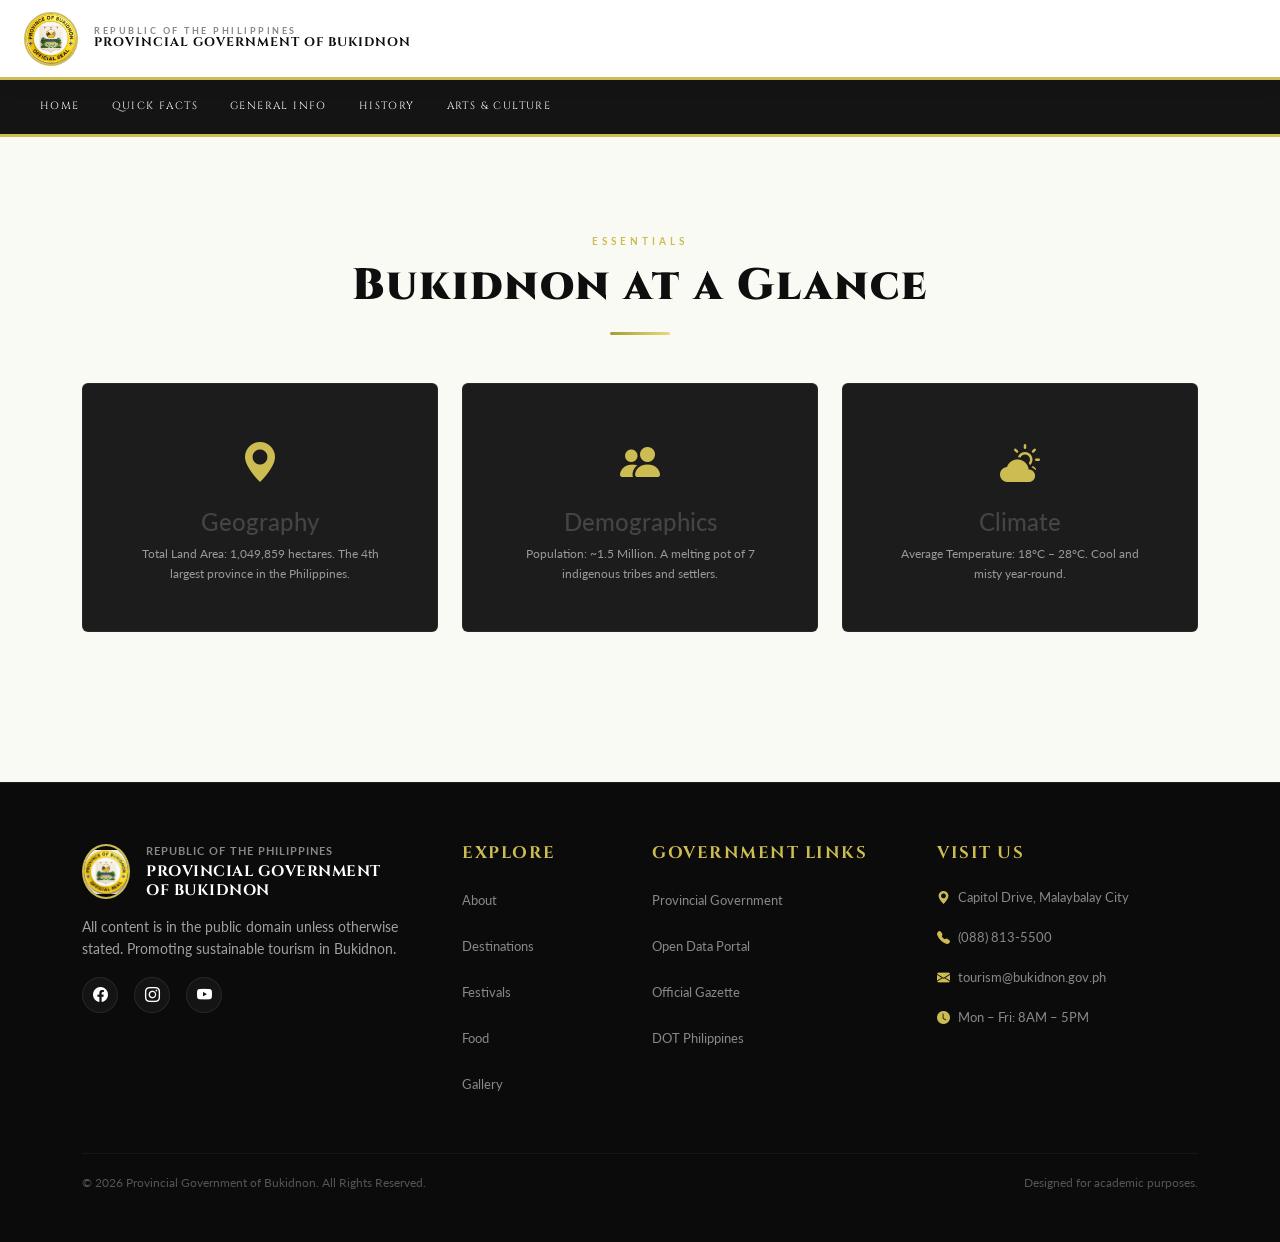
<file: quickfacts.html>
<!DOCTYPE html>
<html lang="en">
<head>
    <meta charset="UTF-8">
    <meta name="viewport" content="width=device-width, initial-scale=1.0">
    <title>Quick Facts – Bukidnon Tourism</title>
    <link href="https://fonts.googleapis.com/css2?family=Cinzel:wght@400;700;900&family=Lato:wght@300;400;700&display=swap" rel="stylesheet">
    <link href="https://cdn.jsdelivr.net/npm/bootstrap@5.3.3/dist/css/bootstrap.min.css" rel="stylesheet">
    <link href="https://cdn.jsdelivr.net/npm/bootstrap-icons@1.11.3/font/bootstrap-icons.min.css" rel="stylesheet">
    <link rel="stylesheet" href="styles/index_style.css">
    
    <style>
        /* ── ORGANIZED GOVERNMENT FOOTER STYLES ── */
        :root {
            --gold: #ccbc52;
        }
        .site-footer {
            background-color: #0b0b0b;
            padding: 60px 0 30px 0;
            font-size: 0.9rem;
            color: #b3b3b3;
            border-top: 1px solid rgba(255, 255, 255, 0.08);
            margin-top: 60px;
        }
        .footer-logo {
            height: 55px;
            object-fit: contain;
        }
        .footer-province-sub {
            font-size: 0.7rem;
            letter-spacing: 1px;
            color: #888;
            margin-bottom: 2px;
        }
        .footer-province-name {
            font-family: 'Cinzel', serif;
            font-size: 0.95rem;
            font-weight: 700;
            color: #fff;
            line-height: 1.3;
            margin-bottom: 0;
        }
        .footer-about {
            font-size: 0.85rem;
            line-height: 1.6;
            color: #a0a0a0;
            margin-top: 15px;
        }
        .footer-heading {
            font-family: 'Cinzel', serif;
            color: var(--gold);
            font-size: 1.05rem;
            font-weight: 700;
            letter-spacing: 1.5px;
            text-transform: uppercase;
            margin-bottom: 20px;
            position: relative;
        }
        .footer-links {
            list-style: none;
            padding-left: 0;
            margin-bottom: 0;
        }
        .footer-links li {
            margin-bottom: 12px;
            display: flex;
            align-items: center;
        }
        .footer-links a {
            color: #b3b3b3;
            text-decoration: none;
            transition: color 0.3s ease;
        }
        .footer-links a:hover {
            color: var(--gold);
        }
        .text-gold {
            color: var(--gold) !important;
        }
        .social-btn {
            width: 36px;
            height: 36px;
            background: rgba(255,255,255,0.04);
            border: 1px solid rgba(255,255,255,0.08);
            border-radius: 50%;
            display: flex;
            align-items: center;
            justify-content: center;
            color: #fff;
            text-decoration: none;
            transition: all 0.3s ease;
        }
        .social-btn:hover {
            background: var(--gold);
            color: #111;
            transform: translateY(-3px);
        }
        .footer-bottom {
            margin-top: 40px;
            padding-top: 20px;
            border-top: 1px solid rgba(255, 255, 255, 0.05);
            display: flex;
            justify-content: space-between;
            flex-wrap: wrap;
            font-size: 0.8rem;
            color: #666;
        }
        .footer-bottom p {
            margin-bottom: 0;
        }
    </style>
</head>
<body>
    <header class="site-header">
        <div class="header-inner d-flex align-items-center justify-content-between px-4">
            <div class="d-flex align-items-center gap-3">
                <img src="image/logo.png" alt="Bukidnon Logo" class="site-logo">
                <div>
                    <p class="header-sub mb-0">REPUBLIC OF THE PHILIPPINES</p>
                    <h1 class="header-title mb-0">PROVINCIAL GOVERNMENT OF BUKIDNON</h1>
                </div>
            </div>
            <button class="hamburger-btn d-xl-none" id="hamburgerBtn"><span></span><span></span><span></span></button>
        </div>
    </header>

    <nav class="main-nav" id="mainNav">
        <div class="nav-inner d-flex align-items-center px-4">
            <ul class="nav-list d-flex align-items-stretch m-0 p-0 flex-wrap">
                <li class="nav-item-custom"><a class="nav-link-custom" href="index.html">Home</a></li>
                <li class="nav-item-custom"><a class="nav-link-custom active" href="quickfacts.html">Quick Facts</a></li>
                <li class="nav-item-custom"><a class="nav-link-custom" href="generalinfo.html">General Info</a></li>
                <li class="nav-item-custom"><a class="nav-link-custom" href="history.html">History</a></li>
                <li class="nav-item-custom"><a class="nav-link-custom" href="artsandculture.html">Arts & Culture</a></li>
            </ul>
        </div>
    </nav>

    <section class="section-block">
        <div class="container">
            <div class="text-center mb-5">
                <div class="section-eyebrow">Essentials</div>
                <h2 class="section-heading">Bukidnon at a Glance</h2>
                <div class="section-rule mx-auto"></div>
            </div>
            <div class="row g-4">
                <div class="col-md-4">
                    <div class="tribe-card text-center p-5">
                        <i class="bi bi-geo-alt-fill fs-1 text-gold"></i>
                        <h4 class="mt-3">Geography</h4>
                        <p>Total Land Area: 1,049,859 hectares. The 4th largest province in the Philippines.</p>
                    </div>
                </div>
                <div class="col-md-4">
                    <div class="tribe-card text-center p-5">
                        <i class="bi bi-people-fill fs-1 text-gold"></i>
                        <h4 class="mt-3">Demographics</h4>
                        <p>Population: ~1.5 Million. A melting pot of 7 indigenous tribes and settlers.</p>
                    </div>
                </div>
                <div class="col-md-4">
                    <div class="tribe-card text-center p-5">
                        <i class="bi bi-cloud-sun-fill fs-1 text-gold"></i>
                        <h4 class="mt-3">Climate</h4>
                        <p>Average Temperature: 18°C – 28°C. Cool and misty year-round.</p>
                    </div>
                </div>
            </div>
        </div>
    </section>

    <footer class="site-footer">
      <div class="container">
        <div class="row g-4">
          <div class="col-lg-4">
            <div class="d-flex align-items-center gap-3 mb-3">
              <img src="image/logo.png" alt="Logo" class="footer-logo" onerror="this.style.display='none'">
              <div>
                <p class="footer-province-sub">REPUBLIC OF THE PHILIPPINES</p>
                <p class="footer-province-name">PROVINCIAL GOVERNMENT<br>OF BUKIDNON</p>
              </div>
            </div>
            <p class="footer-about">All content is in the public domain unless otherwise stated. Promoting sustainable tourism in Bukidnon.</p>
            <div class="d-flex gap-3 mt-3">
              <a href="#" class="social-btn"><i class="bi bi-facebook"></i></a>
              <a href="#" class="social-btn"><i class="bi bi-instagram"></i></a>
              <a href="#" class="social-btn"><i class="bi bi-youtube"></i></a>
            </div>
          </div>
          <div class="col-sm-6 col-lg-2">
            <h5 class="footer-heading">Explore</h5>
            <ul class="footer-links">
              <li><a href="index.html#about">About</a></li>
              <li><a href="index.html#destinations">Destinations</a></li>
              <li><a href="index.html#festivals">Festivals</a></li>
              <li><a href="index.html#food">Food</a></li>
              <li><a href="gallery.html">Gallery</a></li>
            </ul>
          </div>
          <div class="col-sm-6 col-lg-3">
            <h5 class="footer-heading">Government Links</h5>
            <ul class="footer-links">
              <li><a href="https://bukidnon.gov.ph" target="_blank">Provincial Government</a></li>
              <li><a href="https://data.gov.ph/" target="_blank">Open Data Portal</a></li>
              <li><a href="https://www.officialgazette.gov.ph/" target="_blank">Official Gazette</a></li>
              <li><a href="https://www.tourism.gov.ph/" target="_blank">DOT Philippines</a></li>
            </ul>
          </div>
          <div class="col-lg-3">
            <h5 class="footer-heading">Visit Us</h5>
            <ul class="footer-links">
              <li><i class="bi bi-geo-alt-fill text-gold me-2"></i>Capitol Drive, Malaybalay City</li>
              <li><i class="bi bi-telephone-fill text-gold me-2"></i>(088) 813-5500</li>
              <li><i class="bi bi-envelope-fill text-gold me-2"></i>tourism@bukidnon.gov.ph</li>
              <li><i class="bi bi-clock-fill text-gold me-2"></i>Mon – Fri: 8AM – 5PM</li>
            </ul>
          </div>
        </div>
        <div class="footer-bottom">
          <p>© 2026 Provincial Government of Bukidnon. All Rights Reserved.</p>
          <p>Designed for academic purposes.</p>
        </div>
      </div>
    </footer>

    <script src="https://cdn.jsdelivr.net/npm/bootstrap@5.3.3/dist/js/bootstrap.bundle.min.js"></script>
    <script>
        // Hamburger Toggle
        document.getElementById('hamburgerBtn').addEventListener('click', function() {
            this.classList.toggle('active');
            document.getElementById('mainNav').classList.toggle('nav-open');
        });
    </script>

    <script src="js/script.js"></script>
</body>
</html>
</file>
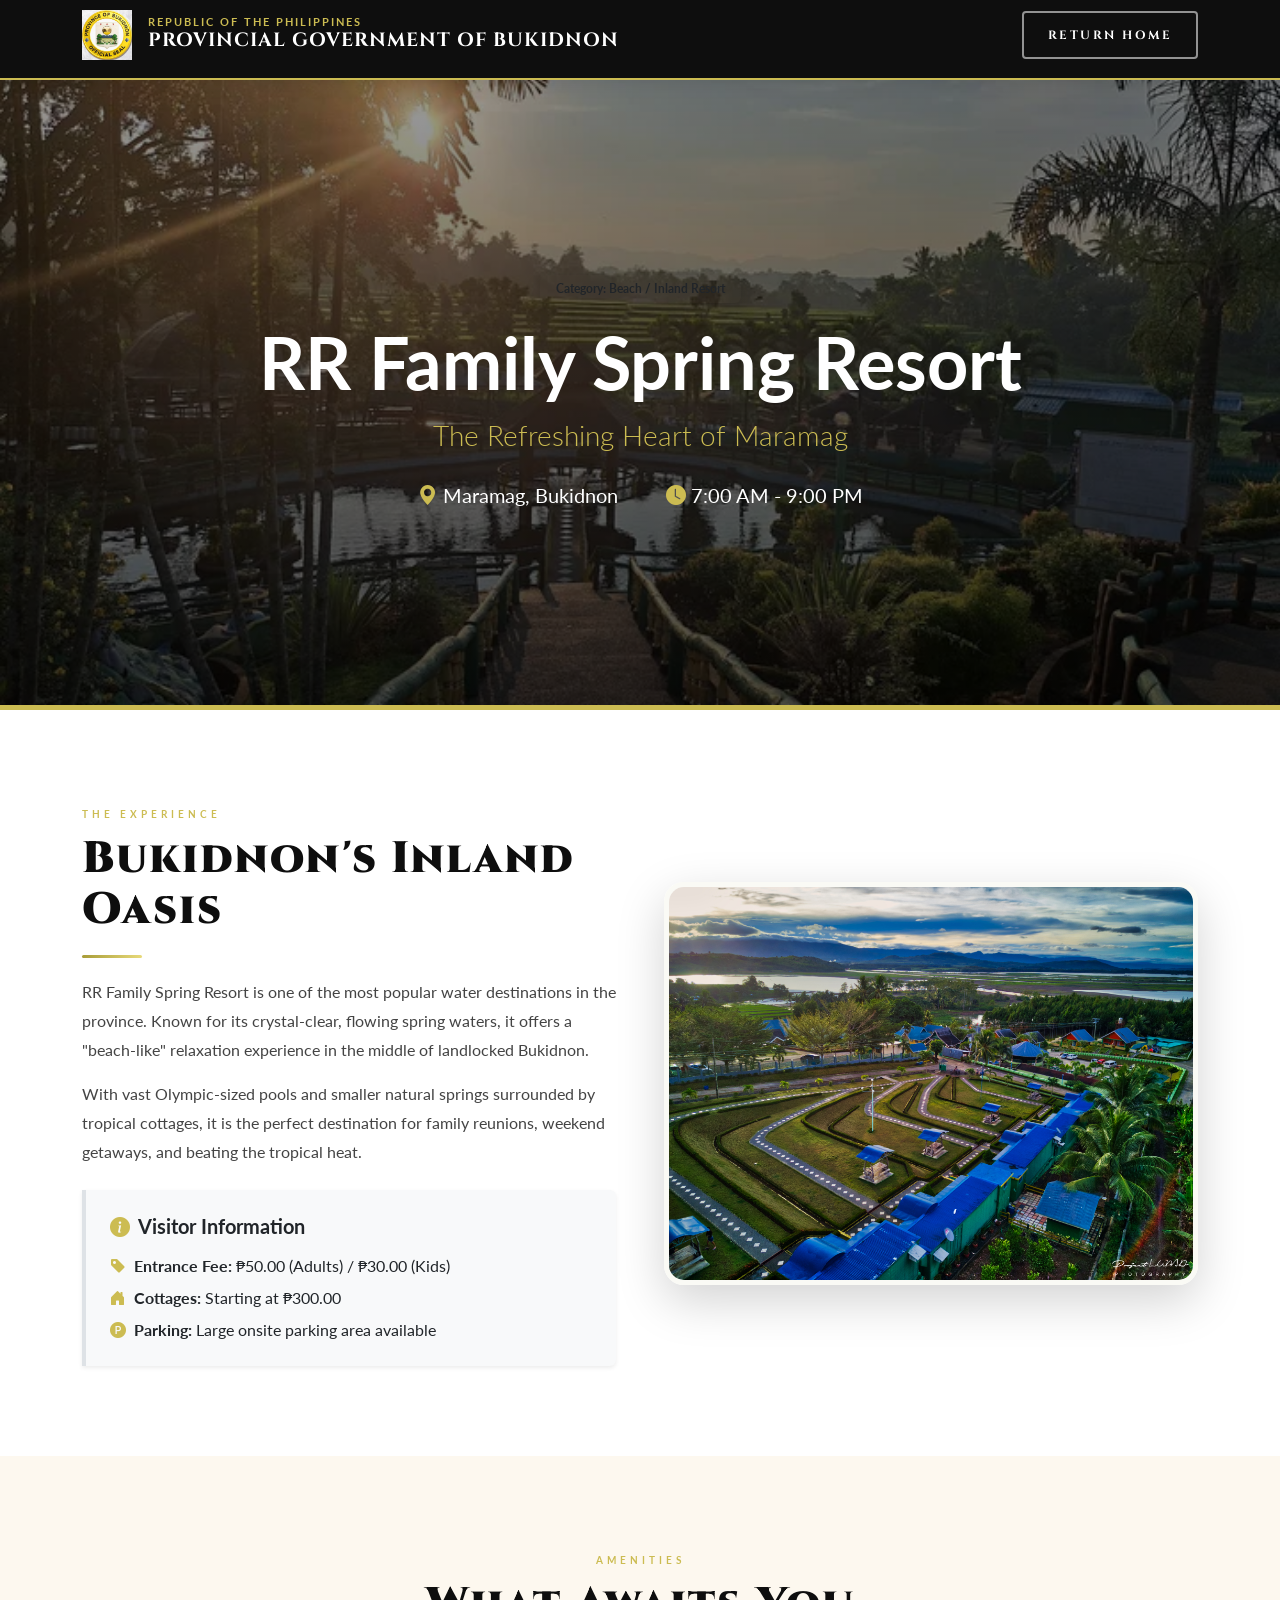
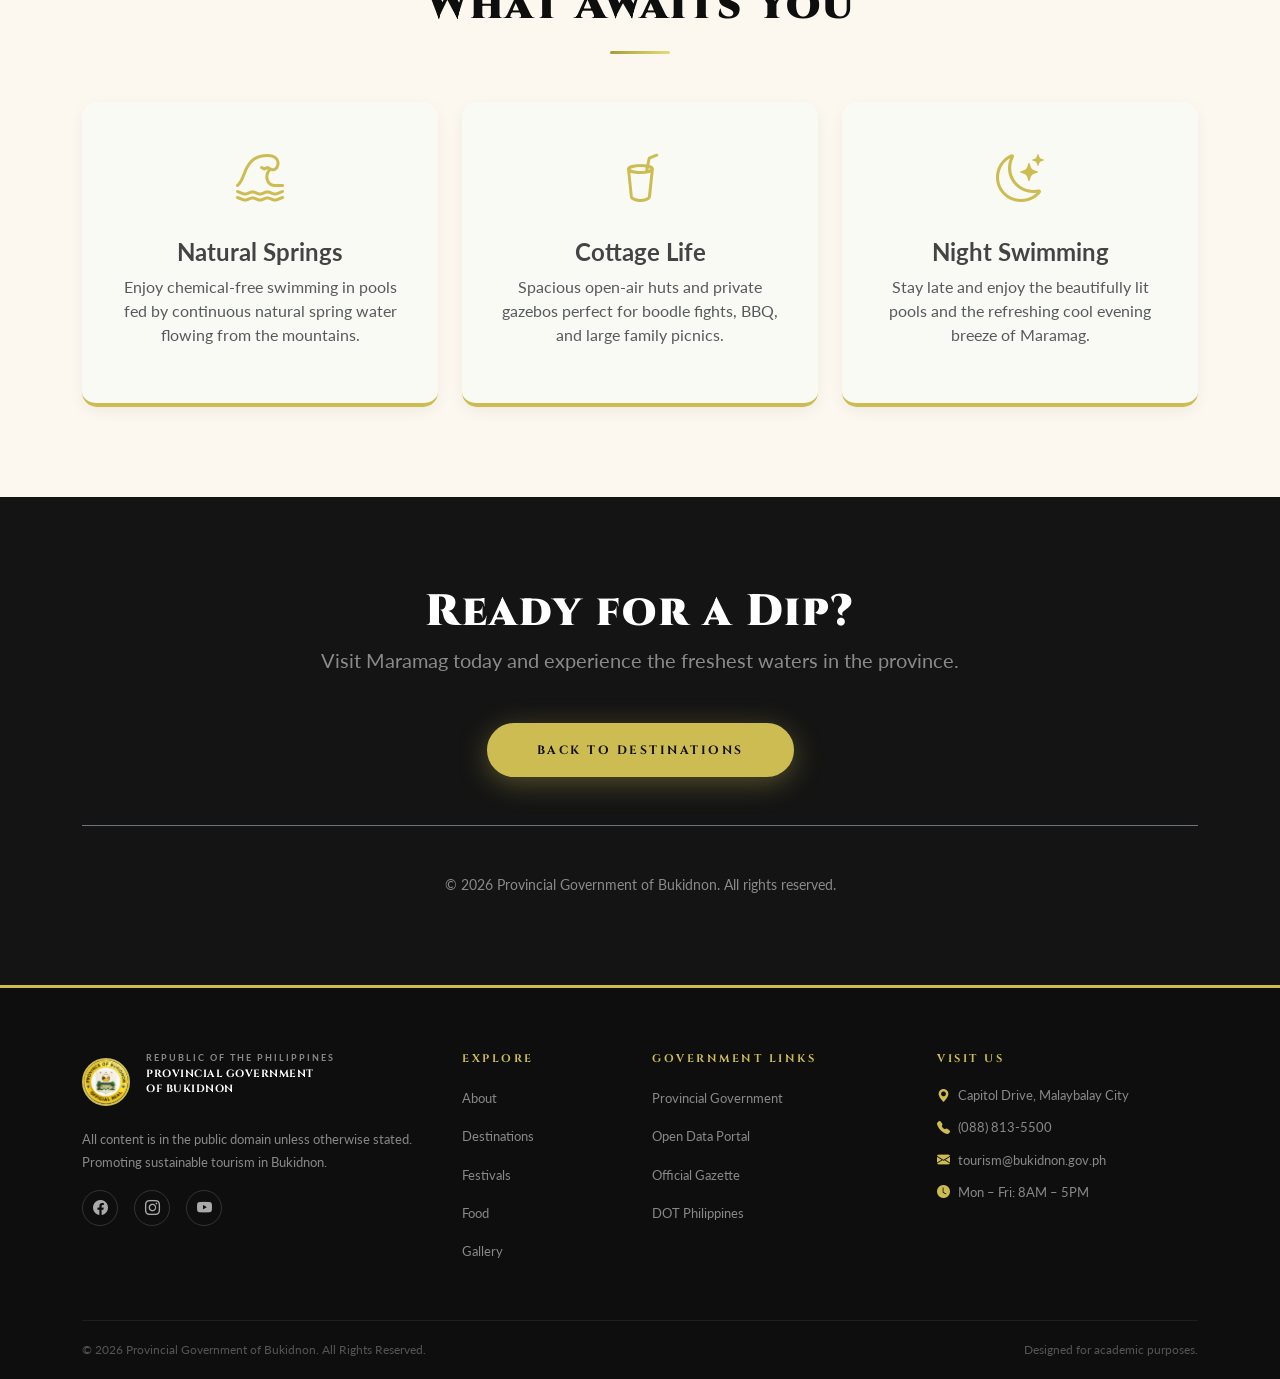
<file: rr-resort-overview.html>
<!DOCTYPE html>
<html lang="en">
<head>
<meta charset="UTF-8">
<meta name="viewport" content="width=device-width, initial-scale=1.0">
<title>RR Family Spring Resort – Maramag, Bukidnon</title>
<link rel="preconnect" href="https://fonts.googleapis.com">
<link rel="preconnect" href="https://fonts.gstatic.com" crossorigin>
<link href="https://fonts.googleapis.com/css2?family=Cinzel:wght@400;600;700;900&family=Lato:ital,wght@0,300;0,400;0,700;1,300&display=swap" rel="stylesheet">
<link href="https://cdn.jsdelivr.net/npm/bootstrap@5.3.3/dist/css/bootstrap.min.css" rel="stylesheet">
<link href="https://cdn.jsdelivr.net/npm/bootstrap-icons@1.11.3/font/bootstrap-icons.min.css" rel="stylesheet">
<link rel="stylesheet" href="styles/index_style.css">

<style>
  :root {
    --gold: #ccbc52;
    --gold-dark: #a89c38;
    --black: #0e0e0e;
    --dark: #141414;
    --dark-card: #1c1c1c;
    --white: #fff;
    --off-white: #fafaf5;
  }

  /* Fixed Header Styling */
  .site-header { background: var(--black); padding: 10px 0; border-bottom: 2px solid var(--gold); }
  .header-sub { color: var(--gold); font-size: 0.7rem; letter-spacing: 2px; }
  .header-title { color: var(--white); font-family: 'Cinzel', serif; font-size: 1.2rem; }

  /* Hero Section with Background Photo */
  .hero-destination {
    height: 70vh;
    /* BACKGROUND PHOTO UPDATED HERE */
    background: linear-gradient(rgba(0,0,0,0.4), rgba(0,0,0,0.7)), url('image/rr.jpg') center/cover no-repeat;
    display: flex;
    align-items: center;
    justify-content: center;
    text-align: center;
    color: white;
    border-bottom: 5px solid var(--gold);
  }

  .amenity-card {
    background: var(--off-white);
    border-bottom: 4px solid var(--gold);
    padding: 2.5rem;
    border-radius: 15px;
    height: 100%;
    transition: all 0.3s ease;
    box-shadow: 0 5px 15px rgba(0,0,0,0.05);
  }

  .amenity-card:hover {
    background: var(--white);
    box-shadow: 0 15px 35px rgba(0,0,0,0.1);
    transform: translateY(-10px);
  }

  .resort-feature-icon {
    font-size: 3rem;
    color: var(--gold);
    margin-bottom: 1.5rem;
    display: block;
  }
</style>
</head>
<body>

  <header class="site-header sticky-top">
    <div class="container d-flex align-items-center justify-content-between">
      <div class="d-flex align-items-center gap-3">
        <img src="image/logo.png" alt="Logo" style="height: 50px;">
        <div>
          <p class="header-sub mb-0">REPUBLIC OF THE PHILIPPINES</p>
          <h1 class="header-title mb-0">PROVINCIAL GOVERNMENT OF BUKIDNON</h1>
        </div>
      </div>
      <a href="index.html" class="btn btn-outline-gold btn-sm px-4">Return Home</a>
    </div>
  </header>

  <section class="hero-destination">
    <div class="container">
      <span class="badge bg-gold text-dark mb-3 px-3 py-2 fw-bold shadow">Category: Beach / Inland Resort</span>
      <h1 class="display-2 fw-bold font-display">RR Family Spring Resort</h1>
      <p class="lead font-display text-gold fs-3">The Refreshing Heart of Maramag</p>
      <div class="d-flex justify-content-center gap-5 mt-4">
        <span class="fs-5"><i class="bi bi-geo-alt-fill text-gold"></i> Maramag, Bukidnon</span>
        <span class="fs-5"><i class="bi bi-clock-fill text-gold"></i> 7:00 AM - 9:00 PM</span>
      </div>
    </div>
  </section>

  <section class="section-block bg-white text-dark" id="overview">
    <div class="container">
      <div class="row g-5 align-items-center">
        <div class="col-lg-6">
          <div class="section-eyebrow">The Experience</div>
          <h2 class="section-heading">Bukidnon's Inland Oasis</h2>
          <div class="section-rule"></div>
          <p class="section-body">
            RR Family Spring Resort is one of the most popular water destinations in the province. Known for its crystal-clear, flowing spring waters, it offers a "beach-like" relaxation experience in the middle of landlocked Bukidnon.
          </p>
          <p class="section-body mt-3">
            With vast Olympic-sized pools and smaller natural springs surrounded by tropical cottages, it is the perfect destination for family reunions, weekend getaways, and beating the tropical heat.
          </p>
          
          <div class="mt-4 p-4 border-start border-gold border-4 bg-light shadow-sm rounded-end">
            <h5 class="font-display fw-bold text-dark"><i class="bi bi-info-circle-fill text-gold me-2"></i>Visitor Information</h5>
            <ul class="list-unstyled mb-0 mt-3">
              <li class="mb-2"><i class="bi bi-tag-fill text-gold me-2"></i><strong>Entrance Fee:</strong> ₱50.00 (Adults) / ₱30.00 (Kids)</li>
              <li class="mb-2"><i class="bi bi-house-door-fill text-gold me-2"></i><strong>Cottages:</strong> Starting at ₱300.00</li>
              <li><i class="bi bi-p-circle-fill text-gold me-2"></i><strong>Parking:</strong> Large onsite parking area available</li>
            </ul>
          </div>
        </div>
        <div class="col-lg-6">
            <img src="image/rr1.jpg" alt="Pool Area" class="img-fluid shadow-lg" style="border-radius: 20px; border: 5px solid var(--off-white);">
        </div>
      </div>
    </div>
  </section>

  <section class="section-block section-warm">
    <div class="container">
        <div class="text-center mb-5">
            <div class="section-eyebrow">Amenities</div>
            <h2 class="section-heading">What Awaits You</h2>
            <div class="section-rule mx-auto"></div>
        </div>
        
        <div class="row g-4">
            <div class="col-md-4">
                <div class="amenity-card text-center">
                    <i class="bi bi-tsunami resort-feature-icon"></i>
                    <h4 class="font-display fw-bold">Natural Springs</h4>
                    <p class="text-muted">Enjoy chemical-free swimming in pools fed by continuous natural spring water flowing from the mountains.</p>
                </div>
            </div>
            <div class="col-md-4">
                <div class="amenity-card text-center">
                    <i class="bi bi-cup-straw resort-feature-icon"></i>
                    <h4 class="font-display fw-bold">Cottage Life</h4>
                    <p class="text-muted">Spacious open-air huts and private gazebos perfect for boodle fights, BBQ, and large family picnics.</p>
                </div>
            </div>
            <div class="col-md-4">
                <div class="amenity-card text-center">
                    <i class="bi bi-moon-stars resort-feature-icon"></i>
                    <h4 class="font-display fw-bold">Night Swimming</h4>
                    <p class="text-muted">Stay late and enjoy the beautifully lit pools and the refreshing cool evening breeze of Maramag.</p>
                </div>
            </div>
        </div>
    </div>
  </section>

  <footer class="section-block section-dark text-center">
    <div class="container">
      <h2 class="section-heading light">Ready for a Dip?</h2>
      <p class="text-white-50 mb-5 fs-5">Visit Maramag today and experience the freshest waters in the province.</p>
      <a href="index.html#destinations" class="btn btn-gold px-5 py-3 rounded-pill font-display fw-bold text-uppercase">Back to Destinations</a>
      <div class="mt-5 pt-5 border-top border-secondary text-white-50 small">
        &copy; 2026 Provincial Government of Bukidnon. All rights reserved.
      </div>
    </div>
  </footer>

  <script src="https://cdn.jsdelivr.net/npm/bootstrap@5.3.3/dist/js/bootstrap.bundle.min.js"></script>
<footer class="site-footer">
      <div class="container">
        <div class="row g-4">
          <div class="col-lg-4">
            <div class="d-flex align-items-center gap-3 mb-3">
              <img src="image/logo.png" alt="Logo" class="footer-logo" onerror="this.style.display='none'">
              <div>
                <p class="footer-province-sub">REPUBLIC OF THE PHILIPPINES</p>
                <p class="footer-province-name">PROVINCIAL GOVERNMENT<br>OF BUKIDNON</p>
              </div>
            </div>
            <p class="footer-about">All content is in the public domain unless otherwise stated. Promoting sustainable tourism in Bukidnon.</p>
            <div class="d-flex gap-3 mt-3">
              <a href="#" class="social-btn"><i class="bi bi-facebook"></i></a>
              <a href="#" class="social-btn"><i class="bi bi-instagram"></i></a>
              <a href="#" class="social-btn"><i class="bi bi-youtube"></i></a>
            </div>
          </div>
          <div class="col-sm-6 col-lg-2">
            <h5 class="footer-heading">Explore</h5>
            <ul class="footer-links">
              <li><a href="index.html#about">About</a></li>
              <li><a href="index.html#destinations">Destinations</a></li>
              <li><a href="index.html#festivals">Festivals</a></li>
              <li><a href="index.html#food">Food</a></li>
              <li><a href="gallery.html">Gallery</a></li>
            </ul>
          </div>
          <div class="col-sm-6 col-lg-3">
            <h5 class="footer-heading">Government Links</h5>
            <ul class="footer-links">
              <li><a href="https://bukidnon.gov.ph" target="_blank">Provincial Government</a></li>
              <li><a href="https://data.gov.ph/" target="_blank">Open Data Portal</a></li>
              <li><a href="https://www.officialgazette.gov.ph/" target="_blank">Official Gazette</a></li>
              <li><a href="https://www.tourism.gov.ph/" target="_blank">DOT Philippines</a></li>
            </ul>
          </div>
          <div class="col-lg-3">
            <h5 class="footer-heading">Visit Us</h5>
            <ul class="footer-links">
              <li><i class="bi bi-geo-alt-fill text-gold me-2"></i>Capitol Drive, Malaybalay City</li>
              <li><i class="bi bi-telephone-fill text-gold me-2"></i>(088) 813-5500</li>
              <li><i class="bi bi-envelope-fill text-gold me-2"></i>tourism@bukidnon.gov.ph</li>
              <li><i class="bi bi-clock-fill text-gold me-2"></i>Mon – Fri: 8AM – 5PM</li>
            </ul>
          </div>
        </div>
        <div class="footer-bottom">
          <p>© 2026 Provincial Government of Bukidnon. All Rights Reserved.</p>
          <p>Designed for academic purposes.</p>
        </div>
      </div>
    </footer>

    <script src="https://cdn.jsdelivr.net/npm/bootstrap@5.3.3/dist/js/bootstrap.bundle.min.js"></script>
    <script>
        // Hamburger Toggle
        document.getElementById('hamburgerBtn').addEventListener('click', function() {
            this.classList.toggle('active');
            document.getElementById('mainNav').classList.toggle('nav-open');
        });
    </script>

    <script src="js/script.js"></script>
</body>
</html>
</file>
<file: styles/index_style.css>
/* ═══════════════════════════════════════════════════════════
   BUKIDNON PROVINCIAL TOURISM WEBSITE — STYLESHEET
   Bootstrap 5 + Custom Styles
   ═══════════════════════════════════════════════════════════ */

/* ─── CSS VARIABLES ─────────────────────────────────────── */
:root {
  --gold:         #ccbc52;
  --gold-dark:    #a89c38;
  --gold-light:   #e8da7a;
  --gold-faint:   rgba(204,188,82,.12);
  --black:        #0e0e0e;
  --dark:         #141414;
  --mid:          #222222;
  --dark-card:    #1c1c1c;
  --warm-bg:      #fdf8ef;
  --white:        #ffffff;
  --off-white:    #fafaf5;
  --text-body:    #444444;
  --text-muted:   #888888;
  --font-display: 'Cinzel', serif;
  --font-body:    'Lato', sans-serif;
  --header-h:     80px;
  --nav-h:        54px;
  --radius:       4px;
  --shadow-gold:  0 6px 28px rgba(204,188,82,.35);
  --transition:   .25s ease;
}

/* ─── RESET & BASE ───────────────────────────────────────── */
*, *::before, *::after { box-sizing: border-box; margin: 0; padding: 0; }
html { scroll-behavior: smooth; }
body {
  font-family: var(--font-body);
  background: var(--off-white);
  color: var(--text-body);
  overflow-x: hidden;
}
img { max-width: 100%; display: block; }
a { text-decoration: none; }

/* ─── UTILITY ────────────────────────────────────────────── */
.text-gold { color: var(--gold) !important; }

/* ─── HEADER ─────────────────────────────────────────────── */
.site-header {
  position: sticky;
  top: 0;
  z-index: 1200;
  height: var(--header-h);
  background: var(--white);
  border-bottom: 3px solid var(--gold);
  box-shadow: 0 2px 18px rgba(0,0,0,.10);
  transition: height var(--transition), box-shadow var(--transition);
}
.site-header.header-scrolled {
  height: 64px;
  box-shadow: 0 4px 24px rgba(0,0,0,.18);
}
.header-inner {
  height: 100%;
  padding: 0 28px;
}
.site-logo {
  width: 54px;
  height: 54px;
  border-radius: 50%;
  border: 2.5px solid var(--gold);
  object-fit: cover;
  transition: width var(--transition), height var(--transition);

  
}
.header-scrolled .site-logo { width: 44px; height: 44px; }
.header-sub {
  font-size: 9px;
  font-weight: 700;
  letter-spacing: 2.5px;
  color: var(--text-muted);
  text-transform: uppercase;
  line-height: 1;
}
.header-title {
  font-family: var(--font-display);
  font-size: 12.5px;
  font-weight: 700;
  letter-spacing: 1px;
  color: var(--black);
  line-height: 1.35;
}

/* ─── HAMBURGER ──────────────────────────────────────────── */
.hamburger-btn {
  display: none;
  flex-direction: column;
  justify-content: center;
  gap: 5px;
  background: none;
  border: none;
  cursor: pointer;
  padding: 8px;
  z-index: 1300;
}
.hamburger-btn span {
  display: block;
  width: 26px;
  height: 2px;
  background: var(--black);
  border-radius: 2px;
  transition: transform .3s, opacity .3s;
}
.hamburger-btn.active span:nth-child(1) { transform: translateY(7px) rotate(45deg); }
.hamburger-btn.active span:nth-child(2) { opacity: 0; }
.hamburger-btn.active span:nth-child(3) { transform: translateY(-7px) rotate(-45deg); }

/* ─── NAV ────────────────────────────────────────────────── */
.main-nav {
  background: var(--dark);
  border-bottom: 3px solid var(--gold);
  position: sticky;
  top: var(--header-h);
  z-index: 1100;
  transition: top var(--transition);
}
.header-scrolled ~ .main-nav,
body:has(.header-scrolled) .main-nav { top: 64px; }

.nav-inner { min-height: var(--nav-h); }
.nav-list { list-style: none; }
.nav-item-custom { position: relative; }

.nav-link-custom {
  display: flex;
  align-items: center;
  gap: 6px;
  padding: 0 16px;
  height: var(--nav-h);
  color: var(--white);
  font-family: var(--font-display);
  font-size: 10.5px;
  letter-spacing: 1.4px;
  text-transform: uppercase;
  white-space: nowrap;
  transition: background var(--transition), color var(--transition);
  cursor: pointer;
}
.nav-link-custom:hover {
  background: var(--gold);
  color: var(--black);
}
.nav-item-custom:hover .nav-chevron,
.nav-item-open .nav-chevron { transform: rotate(180deg); }
.nav-chevron { font-size: 11px; transition: transform .3s; }

/* CTA nav item */
.nav-cta .nav-link-custom {
  background: var(--gold-faint);
  border-left: 1px solid rgba(204,188,82,.3);
  color: var(--gold-light);
}
.nav-cta .nav-link-custom:hover { background: var(--gold); color: var(--black); }

/* ─── DROPDOWN ───────────────────────────────────────────── */
.nav-dropdown {
  display: none;
  position: absolute;
  top: var(--nav-h);
  left: 0;
  min-width: 230px;
  background: var(--mid);
  border-top: 3px solid var(--gold);
  list-style: none;
  box-shadow: 0 12px 32px rgba(0,0,0,.4);
  z-index: 999;
  animation: dropIn .2s ease;
}
.nav-item-custom:hover .nav-dropdown { display: block; }

@keyframes dropIn {
  from { opacity: 0; transform: translateY(-8px); }
  to   { opacity: 1; transform: translateY(0); }
}

.nav-dropdown li a {
  display: flex;
  align-items: center;
  gap: 10px;
  padding: 12px 20px;
  color: #ccc;
  font-size: 13px;
  letter-spacing: .4px;
  border-bottom: 1px solid rgba(255,255,255,.05);
  transition: background var(--transition), color var(--transition), padding-left var(--transition);
}
.nav-dropdown li:last-child a { border-bottom: none; }
.nav-dropdown li a:hover {
  background: var(--gold);
  color: var(--black);
  padding-left: 28px;
  font-weight: 700;
}

/* ─── BUTTONS ────────────────────────────────────────────── */
.btn-gold {
  display: inline-block;
  padding: 13px 36px;
  background: var(--gold);
  color: var(--black);
  font-family: var(--font-display);
  font-size: 12px;
  font-weight: 700;
  letter-spacing: 2.5px;
  text-transform: uppercase;
  border-radius: var(--radius);
  border: 2px solid var(--gold);
  box-shadow: var(--shadow-gold);
  transition: background var(--transition), transform .2s, box-shadow .2s;
  cursor: pointer;
}
.btn-gold:hover {
  background: var(--gold-light);
  border-color: var(--gold-light);
  transform: translateY(-2px);
  box-shadow: 0 10px 32px rgba(204,188,82,.55);
  color: var(--black);
}
.btn-outline-gold {
  display: inline-block;
  padding: 13px 36px;
  background: transparent;
  color: var(--white);
  font-family: var(--font-display);
  font-size: 12px;
  font-weight: 700;
  letter-spacing: 2.5px;
  text-transform: uppercase;
  border-radius: var(--radius);
  border: 2px solid rgba(255,255,255,.55);
  transition: border-color var(--transition), background var(--transition), color var(--transition), transform .2s;
}
.btn-outline-gold:hover {
  border-color: var(--gold);
  background: rgba(204,188,82,.12);
  color: var(--gold-light);
  transform: translateY(-2px);
}
.btn-lg-custom { padding: 16px 36px; font-size: 13px; }

/* ─── SECTION SHARED ─────────────────────────────────────── */
.section-block { padding: 90px 0; }
.section-dark  { background: var(--dark); }
.section-warm  { background: var(--warm-bg); }

.section-eyebrow {
  display: inline-block;
  font-size: 10px;
  font-weight: 700;
  letter-spacing: 4px;
  text-transform: uppercase;
  color: var(--gold);
  margin-bottom: 12px;
}
.section-eyebrow.light { color: var(--gold-light); }

.section-heading {
  font-family: var(--font-display);
  font-size: clamp(28px, 4vw, 44px);
  font-weight: 900;
  color: var(--black);
  letter-spacing: 2px;
  line-height: 1.15;
}
.section-heading.light { color: var(--white); }

.section-rule {
  width: 60px;
  height: 3px;
  background: linear-gradient(90deg, var(--gold-dark), var(--gold-light));
  border-radius: 2px;
  margin: 20px 0;
}

.section-body { font-size: 15.5px; line-height: 1.85; color: var(--text-body); }
.section-intro { font-size: 15px; line-height: 1.8; color: #aaa; max-width: 600px; margin: 0 auto; }
.section-intro.light { color: #bbb; }

/* ─── HERO ───────────────────────────────────────────────── */
.hero-section {
  position: relative;
  width: 100%;
  height: 100vh;
  min-height: 560px;
  overflow: hidden;
}
.hero-bg {
  width: 100%;
  height: 100%;
  object-fit: cover;
  object-position: center;
  animation: heroZoom 16s ease-in-out infinite alternate;
}
@keyframes heroZoom {
  from { transform: scale(1); }
  to   { transform: scale(1.06); }
}
.hero-overlay {
  position: absolute;
  inset: 0;
  background: linear-gradient(to bottom, rgba(0,0,0,.1) 0%, rgba(0,0,0,.55) 55%, rgba(0,0,0,.82) 100%);
  display: flex;
  flex-direction: column;
  align-items: center;
  justify-content: center;
  text-align: center;
  padding: 24px;
}
.hero-tagline {
  font-size: 11px;
  font-weight: 700;
  letter-spacing: 6px;
  text-transform: uppercase;
  color: var(--gold-light);
  margin-bottom: 18px;
  opacity: .9;
  animation: fadeDown .8s ease both;
}
.hero-heading {
  font-family: var(--font-display);
  font-size: clamp(44px, 9vw, 100px);
  font-weight: 900;
  color: var(--white);
  line-height: 1.02;
  letter-spacing: 8px;
  text-shadow: 0 6px 40px rgba(0,0,0,.6);
  animation: fadeDown .9s .1s ease both;
}
.hero-rule {
  width: 80px;
  height: 3px;
  background: var(--gold);
  margin: 28px auto 20px;
  border-radius: 2px;
  animation: fadeUp .8s .2s ease both;
}
.hero-sub {
  font-size: 14px;
  letter-spacing: 3px;
  color: rgba(255,255,255,.75);
  text-transform: uppercase;
  animation: fadeUp .8s .25s ease both;
}
/* Province label above the name */
.hero-province-label {
  font-size: 11px;
  font-weight: 700;
  letter-spacing: 7px;
  text-transform: uppercase;
  color: var(--gold-light);
  opacity: .85;
  margin-bottom: 6px;
  animation: fadeDown .7s .05s ease both;
}

/* Location badge */
.hero-badge {
  display: inline-flex;
  align-items: center;
  gap: 8px;
  background: rgba(255,255,255,.1);
  border: 1px solid rgba(255,255,255,.2);
  backdrop-filter: blur(6px);
  border-radius: 30px;
  padding: 7px 20px;
  font-size: 11px;
  font-weight: 700;
  letter-spacing: 2px;
  text-transform: uppercase;
  color: rgba(255,255,255,.85);
  margin-bottom: 22px;
  animation: fadeDown .7s ease both;
}
.hero-badge i { color: var(--gold-light); }

/* Tourism slogan */
.hero-slogan {
  font-family: var(--font-body);
  font-size: clamp(13px, 2vw, 17px);
  font-style: italic;
  font-weight: 300;
  letter-spacing: 1px;
  color: rgba(255,255,255,.82);
  line-height: 1.65;
  max-width: 620px;
  margin: 0 auto;
  animation: fadeUp .8s .22s ease both;
}

/* Welcome message box */
.hero-welcome-box {
  margin: 26px auto 0;
  max-width: 580px;
  background: rgba(0,0,0,.35);
  border: 1px solid rgba(204,188,82,.25);
  border-radius: 6px;
  padding: 18px 26px;
  backdrop-filter: blur(4px);
  animation: fadeUp .8s .3s ease both;
}
.hero-welcome-text {
  font-size: 14px;
  line-height: 1.8;
  color: rgba(255,255,255,.78);
  margin: 0;
  font-weight: 300;
}

.hero-scroll-hint {
  position: absolute;
  bottom: 32px;
  left: 50%;
  transform: translateX(-50%);
  display: flex;
  flex-direction: column;
  align-items: center;
  gap: 6px;
  color: rgba(255,255,255,.6);
  font-size: 10px;
  letter-spacing: 3px;
  text-transform: uppercase;
  animation: bounce 2s infinite;
}
.hero-scroll-hint i { font-size: 18px; }
@keyframes bounce {
  0%, 100% { transform: translateX(-50%) translateY(0); }
  50%       { transform: translateX(-50%) translateY(8px); }
}
@keyframes fadeDown {
  from { opacity: 0; transform: translateY(-20px); }
  to   { opacity: 1; transform: translateY(0); }
}
@keyframes fadeUp {
  from { opacity: 0; transform: translateY(20px); }
  to   { opacity: 1; transform: translateY(0); }
}

/* ─── STATS BAND ─────────────────────────────────────────── */
.stats-band { background: var(--gold); }
.stat-item {
  display: flex;
  flex-direction: column;
  align-items: center;
  justify-content: center;
  padding: 28px 16px;
  border-right: 1px solid rgba(0,0,0,.12);
  text-align: center;
}
.stat-item:last-child { border-right: none; }
.stat-num {
  font-family: var(--font-display);
  font-size: clamp(26px, 4vw, 38px);
  font-weight: 900;
  color: var(--black);
  line-height: 1;
}
.stat-label {
  font-size: 11px;
  font-weight: 700;
  letter-spacing: 1.5px;
  text-transform: uppercase;
  color: rgba(0,0,0,.65);
  margin-top: 6px;
}

/* ─── ABOUT SECTION ──────────────────────────────────────── */
.info-pill {
  background: var(--gold-faint);
  border: 1px solid rgba(204,188,82,.35);
  border-radius: 30px;
  padding: 8px 16px;
  font-size: 12.5px;
  font-weight: 700;
  letter-spacing: .5px;
  color: var(--gold-dark);
  display: flex;
  align-items: center;
  gap: 8px;
}
.about-img-stack {
  position: relative;
  border-radius: 6px;
  overflow: hidden;
}
.about-img-main {
  width: 100%;
  height: 420px;
  object-fit: cover;
  border-radius: 6px;
  border: 3px solid var(--gold);
  display: block;
}
.about-img-badge {
  position: absolute;
  bottom: 28px;
  right: 28px;
  background: var(--gold);
  color: var(--black);
  padding: 14px 18px;
  border-radius: 6px;
  text-align: center;
  box-shadow: 0 4px 20px rgba(0,0,0,.3);
}
.badge-year {
  display: block;
  font-size: 9px;
  font-weight: 700;
  letter-spacing: 3px;
  text-transform: uppercase;
}
.badge-num {
  display: block;
  font-family: var(--font-display);
  font-size: 32px;
  font-weight: 900;
  line-height: 1.1;
}

/* ─── DESTINATION CARDS ──────────────────────────────────── */
.dest-card {
  background: var(--dark-card);
  border-radius: 6px;
  overflow: hidden;
  border: 1px solid rgba(255,255,255,.06);
  transition: transform .3s, box-shadow .3s;
  height: 100%;
  display: flex;
  flex-direction: column;
}
.dest-card:hover { transform: translateY(-6px); box-shadow: 0 16px 40px rgba(0,0,0,.5); }
.dest-img-wrap { position: relative; overflow: hidden; }
.dest-img {
  width: 100%;
  height: 210px;
  object-fit: cover;
  transition: transform .5s;
}
.dest-card:hover .dest-img { transform: scale(1.07); }
.dest-tag {
  position: absolute;
  top: 14px;
  left: 14px;
  background: var(--gold);
  color: var(--black);
  font-size: 10px;
  font-weight: 700;
  letter-spacing: 2px;
  text-transform: uppercase;
  padding: 4px 12px;
  border-radius: 20px;
}
.dest-body { padding: 22px; flex: 1; display: flex; flex-direction: column; }
.dest-title {
  font-family: var(--font-display);
  font-size: 16px;
  font-weight: 700;
  color: var(--white);
  margin-bottom: 10px;
  letter-spacing: .5px;
}
.dest-desc { font-size: 13.5px; line-height: 1.75; color: #aaa; flex: 1; }
.dest-link {
  display: inline-flex;
  align-items: center;
  gap: 6px;
  margin-top: 18px;
  color: var(--gold);
  font-size: 12px;
  font-weight: 700;
  letter-spacing: 1.5px;
  text-transform: uppercase;
  transition: gap .2s, color .2s;
}
.dest-link:hover { gap: 10px; color: var(--gold-light); }

.dest-card-cta {
  background: linear-gradient(135deg, #1a1a0a 0%, #2a2a10 100%);
  border: 1px solid rgba(204,188,82,.25);
  display: flex;
  align-items: center;
  justify-content: center;
}
.dest-cta-inner {
  text-align: center;
  padding: 36px 24px;
  color: var(--white);
}
.dest-cta-icon {
  font-size: 44px;
  color: var(--gold);
  margin-bottom: 16px;
  display: block;
}
.dest-cta-inner h3 {
  font-family: var(--font-display);
  font-size: 20px;
  font-weight: 700;
  margin-bottom: 10px;
}
.dest-cta-inner p { font-size: 14px; color: #aaa; }

/* ─── AUTO SLIDER ────────────────────────────────────────── */
.slider-section { overflow: hidden; background: var(--black); }
.slider-label-bar {
  font-family: var(--font-display);
  font-size: 10px;
  letter-spacing: 6px;
  color: var(--gold);
  text-align: center;
  padding: 22px 0 14px;
  text-transform: uppercase;
}
.slide-track {
  display: flex;
  animation: scroll 28s linear infinite;
  width: max-content;
}
.slide-track img {
  width: 340px;
  height: 230px;
  object-fit: cover;
  flex-shrink: 0;
  border-right: 4px solid var(--black);
  transition: filter .3s;
}
.slide-track img:hover { filter: brightness(1.15); }
@keyframes scroll {
  0%   { transform: translateX(0); }
  100% { transform: translateX(-50%); }
}

/* ─── FESTIVAL ───────────────────────────────────────────── */
.festival-feature-card {
  background: linear-gradient(135deg, #1a1a0a, #2b2b00);
  border: 1px solid rgba(204,188,82,.3);
  border-radius: 8px;
  padding: 40px 36px;
}
.festival-year-badge {
  display: inline-block;
  background: var(--gold);
  color: var(--black);
  font-family: var(--font-display);
  font-size: 11px;
  font-weight: 900;
  letter-spacing: 4px;
  padding: 5px 18px;
  border-radius: 20px;
  margin-bottom: 18px;
}
.festival-name {
  font-family: var(--font-display);
  font-size: clamp(24px, 4vw, 36px);
  font-weight: 900;
  letter-spacing: 3px;
  color: var(--white);
  margin-bottom: 10px;
}
.festival-dates-text {
  font-size: 13px;
  font-weight: 700;
  letter-spacing: 2px;
  color: var(--gold);
  text-transform: uppercase;
  display: flex;
  align-items: center;
  gap: 8px;
}
.festival-rule {
  width: 50px;
  height: 2px;
  background: var(--gold);
  border-radius: 2px;
  margin: 20px 0;
}
.festival-desc { font-size: 15px; line-height: 1.85; color: #bbb; }
.festival-highlight {
  background: rgba(204,188,82,.1);
  border-left: 3px solid var(--gold);
  padding: 12px 16px;
  border-radius: 0 4px 4px 0;
  font-size: 14px;
  color: var(--gold-light);
  display: flex;
  align-items: center;
  gap: 10px;
}
.fest-tag {
  display: inline-block;
  padding: 5px 14px;
  background: rgba(204,188,82,.15);
  border: 1px solid rgba(204,188,82,.3);
  color: var(--gold-light);
  font-size: 12px;
  font-weight: 700;
  border-radius: 20px;
  text-decoration: none;
  transition: background var(--transition), color var(--transition), border-color var(--transition), transform .2s;
  cursor: pointer;
}
.fest-tag:hover {
  background: var(--gold);
  border-color: var(--gold);
  color: var(--black);
  transform: translateY(-2px);
}

/* Tribe Cards */
.tribe-card {
  background: var(--dark-card);
  border: 1px solid rgba(255,255,255,.06);
  border-radius: 6px;
  padding: 20px 16px;
  text-align: center;
  transition: border-color .3s, transform .3s;
}
.tribe-card:hover {
  border-color: rgba(204,188,82,.45);
  transform: translateY(-4px);
}
.tribe-icon {
  font-size: 28px;
  color: var(--gold);
  margin-bottom: 10px;
  display: block;
}
.tribe-card h5 {
  font-family: var(--font-display);
  font-size: 13px;
  font-weight: 700;
  color: var(--white);
  letter-spacing: 1px;
  margin-bottom: 6px;
}
.tribe-card p { font-size: 12px; line-height: 1.6; color: #999; margin: 0; }

/* ─── FOOD CARDS ─────────────────────────────────────────── */
.food-card {
  background: var(--white);
  border: 1px solid rgba(0,0,0,.08);
  border-radius: 8px;
  padding: 30px 24px;
  text-align: center;
  box-shadow: 0 2px 14px rgba(0,0,0,.05);
  transition: transform .3s, box-shadow .3s, border-color .3s;
  height: 100%;
}
.food-card:hover {
  transform: translateY(-5px);
  box-shadow: 0 12px 32px rgba(0,0,0,.12);
  border-color: var(--gold);
}
.food-icon-wrap {
  width: 64px;
  height: 64px;
  background: var(--gold-faint);
  border: 2px solid rgba(204,188,82,.35);
  border-radius: 50%;
  display: flex;
  align-items: center;
  justify-content: center;
  margin: 0 auto 18px;
  font-size: 26px;
  color: var(--gold-dark);
  transition: background .3s, border-color .3s;
}
.food-card:hover .food-icon-wrap {
  background: var(--gold);
  border-color: var(--gold);
  color: var(--black);
}
.food-name {
  font-family: var(--font-display);
  font-size: 15px;
  font-weight: 700;
  color: var(--black);
  margin-bottom: 10px;
  letter-spacing: .5px;
}
.food-desc { font-size: 13.5px; line-height: 1.75; color: var(--text-muted); margin: 0; }

/* ─── GALLERY ────────────────────────────────────────────── */
.gallery-grid {
  display: grid;
  grid-template-columns: repeat(3, 1fr);
  grid-template-rows: 220px 220px;
  gap: 6px;
}
.gallery-item {
  position: relative;
  overflow: hidden;
  border-radius: 4px;
  cursor: pointer;
}
.gallery-item img {
  width: 100%;
  height: 100%;
  object-fit: cover;
  transition: transform .5s;
}
.gallery-item:hover img { transform: scale(1.08); }
.gallery-tall { grid-row: span 2; }
.gallery-wide { grid-column: span 2; }
.gallery-caption {
  position: absolute;
  bottom: 0;
  left: 0;
  right: 0;
  background: linear-gradient(to top, rgba(0,0,0,.75) 0%, transparent 100%);
  color: var(--white);
  font-size: 12px;
  font-weight: 700;
  letter-spacing: 2px;
  text-transform: uppercase;
  padding: 16px 14px 12px;
  opacity: 0;
  transform: translateY(6px);
  transition: opacity .3s, transform .3s;
}
.gallery-item:hover .gallery-caption { opacity: 1; transform: translateY(0); }

/* ─── TRAVEL TIPS ────────────────────────────────────────── */
.tip-card {
  background: var(--white);
  border: 1px solid rgba(0,0,0,.08);
  border-radius: 8px;
  padding: 32px 24px;
  box-shadow: 0 2px 14px rgba(0,0,0,.05);
  height: 100%;
  transition: border-color .3s, box-shadow .3s, transform .3s;
}
.tip-card:hover {
  border-color: var(--gold);
  box-shadow: 0 8px 28px rgba(204,188,82,.15);
  transform: translateY(-4px);
}
.tip-icon-wrap {
  width: 56px;
  height: 56px;
  background: var(--gold);
  border-radius: 50%;
  display: flex;
  align-items: center;
  justify-content: center;
  font-size: 22px;
  color: var(--black);
  margin-bottom: 18px;
}
.tip-title {
  font-family: var(--font-display);
  font-size: 15px;
  font-weight: 700;
  color: var(--black);
  margin-bottom: 14px;
  letter-spacing: .5px;
}
.tip-list {
  list-style: none;
  padding: 0;
  margin: 0;
}
.tip-list li {
  font-size: 13.5px;
  line-height: 1.6;
  color: var(--text-body);
  padding: 6px 0;
  border-bottom: 1px solid rgba(0,0,0,.06);
  display: flex;
  align-items: flex-start;
  gap: 10px;
}
.tip-list li::before {
  content: '›';
  color: var(--gold-dark);
  font-weight: 700;
  font-size: 16px;
  flex-shrink: 0;
  margin-top: -1px;
}
.tip-list li:last-child { border-bottom: none; }

/* ─── INQUIRY FORM ───────────────────────────────────────── */
.inquiry-card {
  background: var(--dark-card);
  border: 1px solid rgba(204,188,82,.2);
  border-radius: 10px;
  padding: 48px 40px;
  box-shadow: 0 8px 40px rgba(0,0,0,.4);
}
.form-label-custom {
  display: block;
  font-size: 11px;
  font-weight: 700;
  letter-spacing: 1.5px;
  text-transform: uppercase;
  color: #bbb;
  margin-bottom: 8px;
}
.form-input-custom {
  width: 100%;
  background: #1e1e1e;
  border: 1.5px solid rgba(255,255,255,.1);
  border-radius: var(--radius);
  padding: 12px 16px;
  color: var(--white);
  font-size: 14px;
  font-family: var(--font-body);
  transition: border-color .2s, box-shadow .2s;
  outline: none;
  -webkit-appearance: none;
}
.form-input-custom::placeholder { color: #555; }
.form-input-custom:focus {
  border-color: var(--gold);
  box-shadow: 0 0 0 3px rgba(204,188,82,.15);
}
.form-input-custom.input-error { border-color: #e74c3c; }
select.form-input-custom option { background: #1e1e1e; }
textarea.form-input-custom { resize: vertical; }
.form-error {
  display: none;
  font-size: 12px;
  color: #e74c3c;
  margin-top: 5px;
  font-weight: 600;
}
.form-success-msg {
  text-align: center;
  padding: 60px 20px;
  color: var(--white);
}
.form-success-msg i {
  font-size: 54px;
  color: var(--gold);
  margin-bottom: 20px;
  display: block;
}
.form-success-msg h4 {
  font-family: var(--font-display);
  font-size: 22px;
  font-weight: 700;
  margin-bottom: 12px;
  letter-spacing: 1px;
}
.form-success-msg p { font-size: 15px; color: #aaa; line-height: 1.8; }

.contact-info-card {
  background: rgba(255,255,255,.04);
  border: 1px solid rgba(255,255,255,.08);
  border-radius: 6px;
  padding: 14px 16px;
  display: flex;
  align-items: center;
  gap: 10px;
  color: #ccc;
  font-size: 13px;
  transition: border-color .2s;
}
.contact-info-card:hover { border-color: rgba(204,188,82,.35); }
.contact-info-card i { color: var(--gold); font-size: 16px; flex-shrink: 0; }

/* ─── FOOTER ─────────────────────────────────────────────── */
.site-footer {
  background: var(--black);
  border-top: 3px solid var(--gold);
  padding: 64px 0 0;
  color: var(--white);
}
.footer-logo {
  width: 48px;
  height: 48px;
  border-radius: 50%;
  border: 2px solid var(--gold);
  object-fit: cover;
}
.footer-province-sub {
  font-size: 8.5px;
  font-weight: 700;
  letter-spacing: 2px;
  color: var(--text-muted);
  text-transform: uppercase;
  margin-bottom: 2px;
}
.footer-province-name {
  font-family: var(--font-display);
  font-size: 10.5px;
  font-weight: 700;
  color: var(--white);
  letter-spacing: .5px;
  line-height: 1.4;
}
.footer-about { font-size: 13px; line-height: 1.75; color: #888; margin: 0; }
.social-btn {
  display: flex;
  align-items: center;
  justify-content: center;
  width: 36px;
  height: 36px;
  border: 1.5px solid rgba(255,255,255,.15);
  border-radius: 50%;
  color: #aaa;
  font-size: 15px;
  transition: border-color .2s, color .2s, background .2s;
}
.social-btn:hover {
  border-color: var(--gold);
  color: var(--gold);
  background: rgba(204,188,82,.08);
}
.footer-heading {
  font-family: var(--font-display);
  font-size: 11px;
  letter-spacing: 2.5px;
  color: var(--gold);
  text-transform: uppercase;
  margin-bottom: 16px;
  font-weight: 700;
}
.footer-links {
  list-style: none;
  padding: 0;
  margin: 0;
}
.footer-links li, .footer-links li a {
  font-size: 13px;
  line-height: 1.7;
  color: #888;
  transition: color .2s;
  display: flex;
  align-items: center;
  gap: 0;
  padding: 3px 0;
}
.footer-links li a:hover { color: var(--gold-light); }
.footer-links li { margin-bottom: 4px; }
.footer-bottom {
  margin-top: 48px;
  border-top: 1px solid rgba(255,255,255,.07);
  padding: 20px 0;
  display: flex;
  justify-content: space-between;
  align-items: center;
  flex-wrap: wrap;
  gap: 8px;
}
.footer-bottom p { font-size: 12px; color: #555; margin: 0; }

/* ─── BACK TO TOP ────────────────────────────────────────── */
.back-to-top {
  position: fixed;
  bottom: 32px;
  right: 28px;
  z-index: 900;
  width: 44px;
  height: 44px;
  background: var(--gold);
  color: var(--black);
  border: none;
  border-radius: 50%;
  font-size: 18px;
  display: flex;
  align-items: center;
  justify-content: center;
  cursor: pointer;
  box-shadow: 0 4px 20px rgba(204,188,82,.45);
  opacity: 0;
  transform: translateY(20px);
  transition: opacity .3s, transform .3s;
  pointer-events: none;
}
.back-to-top.visible { opacity: 1; transform: translateY(0); pointer-events: auto; }
.back-to-top:hover { background: var(--gold-light); }

/* ─── SCROLL REVEAL ──────────────────────────────────────── */
.will-reveal {
  opacity: 0;
  transform: translateY(28px);
  transition: opacity .55s ease, transform .55s ease;
}
.will-reveal.revealed { opacity: 1; transform: translateY(0); }

/* ─── RESPONSIVE ─────────────────────────────────────────── */
@media (max-width: 1199.98px) {
  /* Mobile nav */
  .hamburger-btn { display: flex; }
  .main-nav {
    position: fixed;
    top: var(--header-h);
    left: 0;
    right: 0;
    max-height: 0;
    overflow: hidden;
    overflow-y: auto;
    transition: max-height .4s ease;
    z-index: 1100;
    border-bottom: none;
  }
  .main-nav.nav-open { max-height: calc(100vh - var(--header-h)); border-bottom: 3px solid var(--gold); }
  .nav-inner { flex-direction: column; align-items: stretch; padding: 0; }
  .nav-list { flex-direction: column; }
  .nav-link-custom { height: 50px; padding: 0 20px; }
  .nav-dropdown {
    position: static;
    box-shadow: none;
    border-top: 1px solid rgba(255,255,255,.06);
    animation: none;
    background: #1a1a1a;
    display: none;
  }
  .nav-item-open .nav-dropdown { display: block; }
  .nav-cta .nav-link-custom { border-left: none; border-top: 1px solid rgba(204,188,82,.2); }

  .gallery-grid {
    grid-template-columns: repeat(2, 1fr);
    grid-template-rows: repeat(3, 200px);
  }
  .gallery-tall { grid-row: span 1; }
  .gallery-wide { grid-column: span 1; }
}

@media (max-width: 767.98px) {
  .section-block { padding: 60px 0; }
  .about-img-main { height: 280px; }
  .gallery-grid {
    grid-template-columns: 1fr 1fr;
    grid-template-rows: repeat(3, 160px);
  }
  .inquiry-card { padding: 30px 20px; }
  .stat-item { padding: 20px 8px; }
  .stat-num { font-size: 24px; }
  .slide-track img { width: 240px; height: 170px; }
  .footer-bottom { flex-direction: column; text-align: center; }
}

@media (max-width: 480px) {
  .hero-heading { letter-spacing: 4px; }
  .header-title { font-size: 10.5px; }
  .inquiry-card { padding: 24px 16px; }
  .festival-feature-card { padding: 28px 20px; }
  .gallery-grid {
    grid-template-columns: 1fr;
    grid-template-rows: repeat(5, 180px);
  }
  .gallery-wide { grid-column: span 1; }
}

.form-error {
    color: #ff4d4d;
    font-size: 0.85rem;
    margin-top: 5px;
    display: none; /* Hidden by default */
}

.slide-track {
    display: flex;
    /* (Total images including duplicates) * (Image width + gap) */
    width: calc(30 * 250px); 
    animation: scroll 60s linear infinite; /* Slowed it down to 60s so people can see the photos */
}

.slide-track img {
    width: 250px;
    height: 180px;
    object-fit: cover; /* This ensures your photos aren't stretched */
    margin: 0 10px;
    border-radius: 8px;
}

@keyframes scroll {
    0% { transform: translateX(0); }
    100% { transform: translateX(calc(-250px * 20)); } /* Adjust '20' to the number of unique images */
}
</file>
